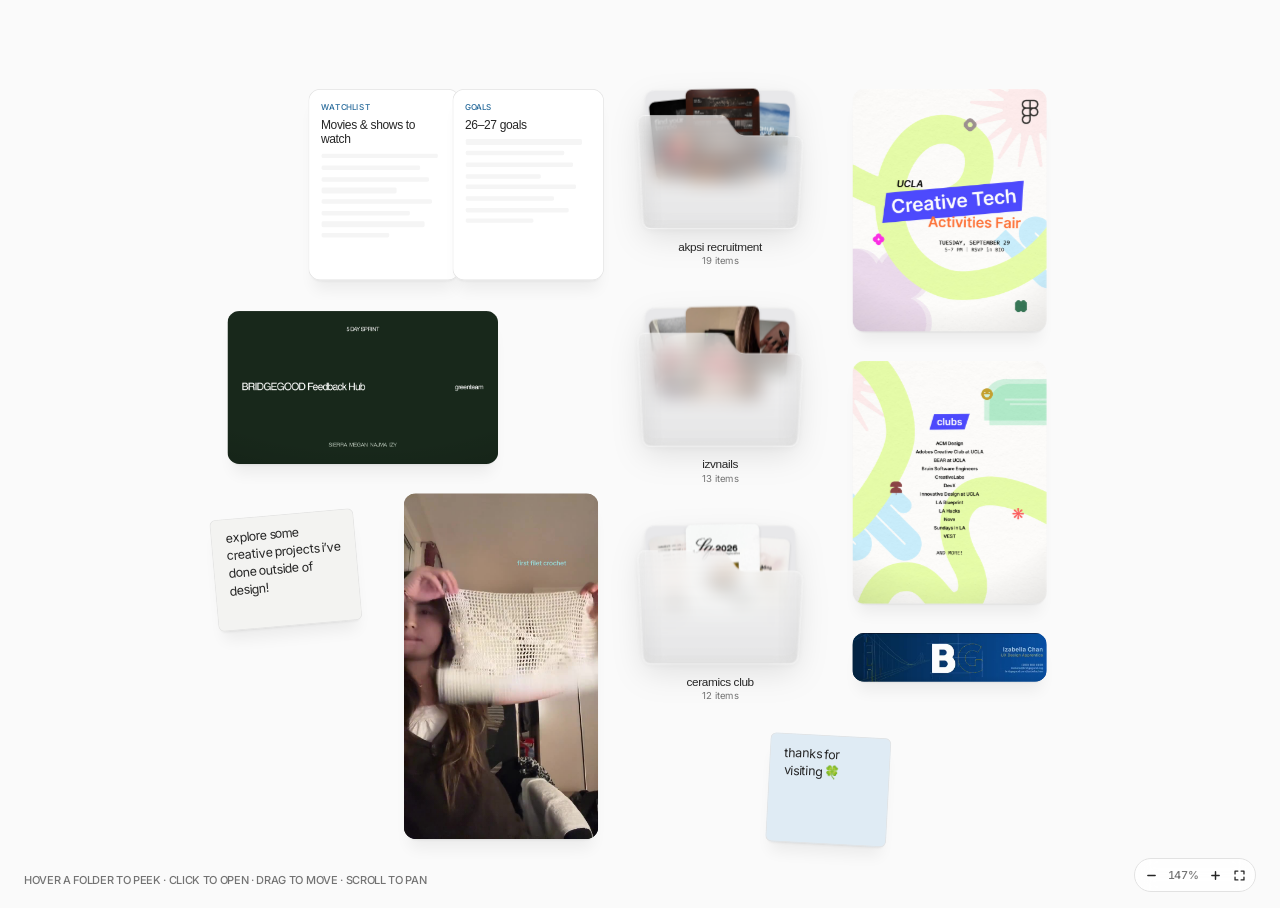
<file: playground/index.html>
<!doctype html>
<html lang="en">
<head>
<script>if (new URLSearchParams(location.search).has('embed')) document.documentElement.classList.add('embed');</script>
<meta charset="utf-8">
<meta name="viewport" content="width=device-width, initial-scale=1">
<title>izabella chan</title>
<meta name="claude:viewport-fit-sides" content="cover">
<link rel="preconnect" href="https://fonts.googleapis.com">
<link rel="preconnect" href="https://fonts.gstatic.com" crossorigin>
<link rel="stylesheet" href="https://fonts.googleapis.com/css2?family=Inter:wght@400;500;700&display=swap">
<style>
/* Styled with the izy design system: tokens below mirror izy's tokens.json. */
/* Layout: one full-window app. Layers stack: canvas → folder board → detail / document. Chrome floats on top. */
:root{
  /* izy colour tokens */
  --canvas:#FAFAFA; --surface:#FFFFFF; --surface-sunken:#F5F5F5; --surface-tag:#F3F3F1; --surface-inverse:#343434;
  --line-c:#E2E2E2; --line-strong:#8C8C8C;
  --text-strong:#262626; --text:#656565; --text-muted:#737373; --text-on-inverse:#FFFFFF;
  --accent-c:#6BADDB; --accent-tint-solid:#DFEBF4; --accent-text:#276A9B; --focus:#276A9B;
  /* izy spacing & radius */
  --radius-xs:4px; --radius-sm:8px; --radius-md:12px; --radius-lg:20px; --radius-full:999px;
  /* izy shadows */
  --shadow-sm:0 1px 2px 0 rgba(0,0,0,.25);
  --shadow-float:0 0.6px 0.6px -1.25px rgba(0,0,0,.18),0 2.29px 2.29px -2.5px rgba(0,0,0,.16),0 10px 10px -3.75px rgba(0,0,0,.06);
  /* izy type families */
  --font-display:"Helvetica Neue",Helvetica,Arial,sans-serif;
  --font-text:Inter,system-ui,-apple-system,"Segoe UI",sans-serif;

  /* the page's own names, now pointing at izy tokens */
  --bg:var(--canvas); --board:var(--canvas); --paper:var(--surface); --ink:var(--text-strong); --muted:var(--text-muted); --line:var(--line-c);
  --detail:var(--surface-sunken); --chrome:rgba(255,255,255,.82); --chrome-line:var(--line-c);
  --pill:var(--surface-inverse); --pill-ink:var(--text-on-inverse); --accent:var(--focus);
  --sticky-pink:var(--accent-tint-solid); --sticky-orange:var(--surface-tag); --sticky-ink:var(--text-strong);
  --shadow:var(--shadow-float);
  --shadow-lift:var(--shadow-sm),var(--shadow-float);
  --f-ui:var(--font-text);
  --f-mono:var(--font-text);
  --f-read:var(--font-text);
}
:root{color-scheme:light}

html,body{height:100%}
body{background:var(--bg);color:var(--ink);font-family:var(--f-ui);overflow:hidden;-webkit-font-smoothing:antialiased;letter-spacing:-0.03em}
button{font:inherit;letter-spacing:-0.03em;color:inherit;background:none;border:0;padding:0;cursor:pointer}
:focus-visible{outline:2px solid var(--focus);outline-offset:2px}
#app{position:relative;height:100%;overflow:hidden;user-select:none;-webkit-user-select:none}
.layer{position:absolute;inset:0;transition:opacity .38s cubic-bezier(.22,1,.36,1),transform .5s cubic-bezier(.22,1,.36,1),filter .38s}
.layer.recede{opacity:0;transform:scale(.985);pointer-events:none}
.layer.zoomed{opacity:0;transform:scale(1.06);filter:blur(2px);pointer-events:none}

/* ---------- Chrome ---------- */
.chrome{position:absolute;z-index:60;top:calc(16px + env(safe-area-inset-top,0px));left:max(16px,env(safe-area-inset-left,0px));display:flex;align-items:center;gap:8px;pointer-events:none}
.chrome > *{pointer-events:auto}
.back{width:0;height:32px;border-radius:var(--radius-full);background:var(--chrome);border:.5px solid var(--chrome-line);display:grid;place-items:center;opacity:0;overflow:hidden;transition:width .35s cubic-bezier(.22,1,.36,1),opacity .25s,margin .35s;backdrop-filter:blur(10px);-webkit-backdrop-filter:blur(10px);margin-right:-8px}
.back.on{width:32px;opacity:1;margin-right:0}
.back svg{width:14px;height:14px;flex:none}
.crumbs{height:32px;display:flex;align-items:center;gap:8px;padding:0 12px;border-radius:var(--radius-full);background:var(--chrome);border:.5px solid var(--chrome-line);backdrop-filter:blur(10px);-webkit-backdrop-filter:blur(10px);font:500 12px/1.3 var(--font-text);letter-spacing:-0.03em;color:var(--muted);white-space:nowrap;max-width:calc(100vw - 120px);overflow:hidden}
.crumbs[hidden]{display:none}
.crumbs b{color:var(--ink);font-weight:500}
.crumbs .crumb{letter-spacing:-0.03em;color:var(--muted);padding:2px 4px;margin:0 -4px;border-radius:var(--radius-full);cursor:pointer}
.crumbs .crumb:hover{color:var(--ink);background:var(--surface-sunken)}
.crumbs i{font-style:normal;opacity:.5}
.tag{position:absolute;z-index:60;top:calc(16px + env(safe-area-inset-top,0px));right:max(16px,env(safe-area-inset-right,0px));height:24px;padding:0 12px;display:flex;align-items:center;border-radius:var(--radius-full);background:var(--chrome);border:.5px solid var(--chrome-line);font:500 11px/1.2 var(--font-text);letter-spacing:-0.03em;text-transform:uppercase;color:var(--accent-text);transition:opacity .3s,transform .4s cubic-bezier(.22,1,.36,1)}
.tag.off{opacity:0;transform:translateY(-6px)}
.tag{display:none}

/* ---------- Canvas ---------- */
#canvas{z-index:1;cursor:default;touch-action:none;background:var(--bg)}
#canvas.panning{cursor:grabbing}
#world{position:absolute;left:0;top:0;transform-origin:0 0}
.item{position:absolute;cursor:pointer;transition:opacity .3s,filter .3s}
.item > .body{width:100%;height:100%;transition:transform .35s cubic-bezier(.22,1,.36,1),box-shadow .35s}
.item:hover > .body{transform:translateY(-2px)}
.item.dim{opacity:.28;filter:saturate(.4)}
.item.dragging{z-index:20;cursor:grabbing}
.item.dragging > .body{transform:scale(1.04);box-shadow:var(--shadow-lift)}

.sticky .body{padding:8px 10px;font:400 8.5px/1.4 var(--font-text);color:var(--sticky-ink);box-shadow:var(--shadow), inset 0 0 0 .5px var(--line);border-radius:var(--radius-xs);outline:none;overflow:hidden;letter-spacing:-0.03em}
.sticky.pink .body{background:var(--sticky-pink)}
.sticky.orange .body{background:var(--sticky-orange)}
.sticky .body[contenteditable="true"]{cursor:text;user-select:text;-webkit-user-select:text;box-shadow:0 0 0 2px var(--focus),var(--shadow)}

.doccard{background:var(--paper);border-radius:var(--radius-sm);box-shadow:var(--shadow), inset 0 0 0 .5px var(--line);padding:.9em .85em;display:flex;flex-direction:column;gap:.45em;overflow:hidden}
.doccard .k{font:500 .55em/1.2 var(--font-text);letter-spacing:-0.03em;text-transform:uppercase;color:var(--accent-text)}
.doccard .t{font:400 .82em/1.2 var(--font-display);letter-spacing:-.02em;color:var(--text-strong)}
.doccard .ln{height:.32em;border-radius:1px;background:var(--surface-sunken)}
.item.doc{font-size:10px}

.artbox{position:relative;overflow:hidden;border-radius:var(--radius-sm);box-shadow:var(--shadow)}
.artbox::after{content:"";position:absolute;inset:0;background:radial-gradient(120% 90% at 50% 40%,transparent 55%,rgba(0,0,0,.18));pointer-events:none}
.artbox .fn{position:absolute;left:6px;bottom:5px;z-index:1;font:500 8px/1 var(--font-text);color:rgba(255,255,255,.9);letter-spacing:-0.03em;opacity:0;transition:opacity .25s;text-shadow:0 1px 2px rgba(0,0,0,.4)}
.artbox:hover .fn{opacity:1}
.artbox video{position:absolute;inset:0;width:100%;height:100%;object-fit:cover;display:block}
.d-img video{z-index:2}
.artbox.ph::after{display:none}
.artbox.ph{box-shadow:var(--shadow), inset 0 0 0 .5px var(--line)}
.artbox.ph .fn{opacity:1;color:var(--text-muted);text-shadow:none;font-size:11px;left:12px;bottom:10px}

/* Folder = the reference glass folder, in light grey: back panel, three papers, frosted front with a tab on the left; name underneath */
.folder{--folder-back:#E8E8EA;--folder-glass:rgba(247,247,248,.55)}
.folder .body{position:relative}
.folder .f-icon{position:absolute;left:0;top:0;width:112px;height:95px;filter:drop-shadow(0 8px 10px rgba(0,0,0,.10)) drop-shadow(0 1px 2px rgba(0,0,0,.06))}
.folder .f-back{position:absolute;left:5px;width:102px;top:1px;height:88px;border-radius:6px;background:var(--folder-back)}
.folder .f-paper{position:absolute;border-radius:4px;transition:transform .45s cubic-bezier(.34,1.4,.64,1),translate .45s cubic-bezier(.34,1.4,.64,1)}
.folder .f-sheet{background:#fff linear-gradient(#DADADA,#DADADA) 7px 9px/62% 4px no-repeat;box-shadow:0 1px 2px rgba(0,0,0,.06)}
.folder .f-sheet::after{content:"";position:absolute;left:7px;right:9px;top:20px;height:26px;background:repeating-linear-gradient(#E4E4E4 0 2px,transparent 2px 6px)}
.folder .s1{left:10px;top:7px;width:42px;height:68px;transform:rotate(-6deg)}
.folder .s2{left:33px;top:0;width:50px;height:74px;transform:rotate(-1deg)}
.folder .s3{left:64px;top:9px;width:38px;height:66px;transform:rotate(4deg)}
.folder .f-photo{box-shadow:0 1px 2px rgba(0,0,0,.12)}
.folder .f-front{position:absolute;left:0;top:18px;width:112px;height:77px;background:linear-gradient(90deg,rgba(0,0,0,.04),transparent 16%,transparent 84%,rgba(0,0,0,.04)),linear-gradient(180deg,rgba(255,255,255,.28),transparent 35%,rgba(0,0,0,.05)),var(--folder-glass);-webkit-backdrop-filter:blur(6px);backdrop-filter:blur(6px);clip-path:path('M5 0H55C59 0 61 2 63 6L66 10C68 13 70 14 74 14H106Q112 14 112 20L109 71Q108.6 77 103 77H9Q3.6 77 3.3 71L0 6Q0 0 5 0Z')}
.folder .f-edge{position:absolute;left:0;top:18px;width:112px;height:77px;pointer-events:none;overflow:visible}
.folder .f-name{position:absolute;left:-8px;right:-8px;top:103px;text-align:center;font:500 8px/1.25 var(--font-text);letter-spacing:-0.03em;color:var(--text-strong)}
.folder .f-sub{display:block;font-weight:400;font-size:6.5px;color:var(--text-muted)}
.folder:hover .f-paper,.folder.open .f-paper{translate:0 -5px}
.folder:hover .s2,.folder.open .s2{translate:0 -8px}
/* front flap tips forward from its bottom edge */
.folder .f-front,.folder .f-edge{transform-origin:50% 100%;transform:perspective(220px) rotateX(0deg);transition:transform .45s cubic-bezier(.34,1.3,.64,1)}
.folder:hover .f-front,.folder:hover .f-edge,.folder.open .f-front,.folder.open .f-edge{transform:perspective(220px) rotateX(-16deg)}

#fan{position:absolute;left:0;top:0;pointer-events:none}
.fan-item{position:absolute;pointer-events:auto;cursor:pointer}
.fan-item.doc{font-size:7.5px}
.notecard{background:var(--paper);border-radius:var(--radius-sm);box-shadow:var(--shadow), inset 0 0 0 .5px var(--line);padding:.7em .75em;font:400 .72em/1.4 var(--font-text);color:var(--text);display:flex;gap:.5em;overflow:hidden;letter-spacing:-0.03em}
.notecard::before{content:"";flex:none;width:.5em;height:.5em;border-radius:50%;background:var(--accent-c);margin-top:.3em}
.fan-item.note{font-size:9px}

.ctl{position:absolute;z-index:5;right:max(16px,env(safe-area-inset-right,0px));bottom:calc(16px + env(safe-area-inset-bottom,0px));display:flex;gap:8px;transition:opacity .3s,transform .4s cubic-bezier(.22,1,.36,1)}
.ctl.off{opacity:0;transform:translateY(10px);pointer-events:none}
.ctl .grp{display:flex;align-items:center;height:32px;border-radius:var(--radius-full);background:var(--chrome);border:.5px solid var(--chrome-line);backdrop-filter:blur(10px);-webkit-backdrop-filter:blur(10px);padding:0 4px}
.ctl button{height:24px;min-width:24px;border-radius:var(--radius-full);display:grid;place-items:center;font-size:12px;color:var(--ink)}
.ctl button:hover{background:var(--surface-sunken)}
.ctl .pct{font:500 11px/1 var(--font-text);font-variant-numeric:tabular-nums;min-width:40px;text-align:center;color:var(--muted);letter-spacing:-0.03em}
.ctl svg{width:13px;height:13px}
.hint{position:absolute;z-index:5;left:max(16px,env(safe-area-inset-left,0px));bottom:calc(20px + env(safe-area-inset-bottom,0px));font:500 11px/1.4 var(--font-text);color:var(--text-muted);letter-spacing:-0.03em;text-transform:uppercase;transition:opacity .3s;max-width:calc(100% - 200px)}
.hint.off{opacity:0}
#bfName{font-family:var(--font-text);color:var(--accent-text);visibility:hidden;letter-spacing:-0.03em}

/* ---------- Board ---------- */
#board{z-index:2;background:transparent}
#board.solid{background:var(--board)}
.board-scroll{position:absolute;inset:0;overflow-y:auto;overflow-x:hidden;padding:64px max(16px,env(safe-area-inset-right,0px)) 72px max(16px,env(safe-area-inset-left,0px))}
.board-grid{max-width:1060px;margin:0 auto;columns:150px;column-gap:16px}
.tile{break-inside:avoid;margin-bottom:16px;cursor:pointer;transform-origin:0 0}
.board-grid.pinned{columns:auto;display:flex;gap:16px;align-items:flex-start}
.bcol{flex:1 1 0;min-width:0}
.tile.img .artbox{width:100%;border-radius:var(--radius-md);transition:transform .35s cubic-bezier(.22,1,.36,1),box-shadow .35s}
.tile.img:hover .artbox{transform:translateY(-3px);box-shadow:var(--shadow-lift)}
.tile.doc .doccard{font-size:14px;aspect-ratio:3/4;border-radius:var(--radius-md);transition:transform .35s cubic-bezier(.22,1,.36,1),box-shadow .35s}
.tile.doc:hover .doccard{transform:translateY(-3px);box-shadow:var(--shadow-lift)}
.tile.note{font-size:15px;cursor:default}
.board-foot{position:absolute;left:0;right:0;bottom:0;display:flex;justify-content:space-between;gap:12px;padding:0 max(16px,env(safe-area-inset-right,0px)) calc(16px + env(safe-area-inset-bottom,0px)) max(16px,env(safe-area-inset-left,0px));font:500 11px/1.2 var(--font-text);letter-spacing:-0.03em;text-transform:uppercase;color:var(--muted);pointer-events:none}

/* ---------- Detail ---------- */
#detail,#doc{z-index:3}
#detail .bg{position:absolute;inset:0;background:var(--detail)}
.d-wrap{position:absolute;inset:0;overflow:auto;display:flex;justify-content:center;padding:80px max(16px,env(safe-area-inset-right,0px)) 120px max(16px,env(safe-area-inset-left,0px))}
.d-grid{display:grid;grid-template-columns:28px auto 200px;column-gap:32px;row-gap:24px;align-items:start;margin:auto 0}
.d-sw{grid-column:1;grid-row:1;display:flex;flex-direction:column;gap:12px;padding-top:2px}
.sw{width:24px;height:24px;border-radius:50%;box-shadow:inset 0 0 0 1px rgba(0,0,0,.08);transition:transform .25s cubic-bezier(.34,1.5,.64,1)}
.sw:hover{transform:scale(1.18)}
.d-img{grid-column:2;grid-row:1;border-radius:var(--radius-md);transition:transform .45s cubic-bezier(.22,1,.36,1);cursor:zoom-in}
.d-img.zoom{transform:scale(1.35);cursor:zoom-out;z-index:2}
.d-meta{grid-column:3;grid-row:1;display:flex;flex-direction:column;gap:12px;padding-top:2px}
.d-meta .l{font:500 11px/1.2 var(--font-text);letter-spacing:-0.03em;text-transform:uppercase;color:var(--accent-text);margin-bottom:4px}
.d-meta .v{font:400 12px/1.2 var(--font-text);font-variant-numeric:tabular-nums;color:var(--text);letter-spacing:-0.03em}
.d-text{grid-column:2;grid-row:2;font:400 16px/1.5 var(--font-display);color:var(--text);text-wrap:pretty}
.d-bar{position:absolute;left:50%;bottom:calc(24px + env(safe-area-inset-bottom,0px));transform:translateX(-50%);display:flex;gap:4px;padding:4px;border-radius:var(--radius-lg);background:var(--pill);color:var(--pill-ink);box-shadow:var(--shadow-sm),var(--shadow-float)}
.d-bar button{width:36px;height:32px;border-radius:var(--radius-full);display:grid;place-items:center}
.d-bar button:hover{background:rgba(255,255,255,.12)}
.d-bar button.on{background:rgba(255,255,255,.18)}
.d-bar svg{width:15px;height:15px}

/* ---------- Document ---------- */
#doc .sheet-bg{position:absolute;inset:0;background:var(--paper)}
.doc-scroll{position:absolute;inset:0;overflow-y:auto;padding:80px max(24px,env(safe-area-inset-right,0px)) 80px max(24px,env(safe-area-inset-left,0px));user-select:text;-webkit-user-select:text}
.doc-inner{max-width:560px;margin:0 auto}
.doc-inner.wide{max-width:960px}
.doc-slide{display:block;width:100%;height:auto;margin:0 0 16px;border-radius:var(--radius-sm);box-shadow:inset 0 0 0 .5px var(--line)}
.doc-inner h1{font:400 clamp(26px,3.5vw,32px)/1.2 var(--font-display);letter-spacing:-.04em;color:var(--text-strong);margin:0 0 12px;text-wrap:balance}
.doc-inner .intro{font:400 16px/1.5 var(--font-display);color:var(--text);max-width:62ch;margin:0 0 32px}
.doc-inner h3{font:400 20px/1.3 var(--font-display);letter-spacing:-.02em;color:var(--text-strong);margin:32px 0 12px}
.doc-inner p{font:400 14px/1.5 var(--font-text);color:var(--text);margin:0 0 12px;max-width:62ch;letter-spacing:-0.03em}
.checks{list-style:none;margin:0;padding:0;display:flex;flex-direction:column;gap:4px}
.checks li{display:flex;align-items:center;gap:12px;font:400 14px/1.5 var(--font-text);color:var(--text);cursor:default;padding:2px 0;letter-spacing:-0.03em}
.cb{flex:none;width:16px;height:16px;border-radius:var(--radius-xs);border:.75px solid var(--line-strong);display:grid;place-items:center;transition:background .2s,border-color .2s}
.cb svg{width:10px;height:10px;stroke:var(--paper);stroke-dasharray:14;stroke-dashoffset:14;transition:stroke-dashoffset .28s .05s cubic-bezier(.22,1,.36,1)}
.checks li.done .cb{background:var(--accent-text);border-color:var(--accent-text)}
.checks li.done .cb svg{stroke-dashoffset:0}
.checks .tx{background:linear-gradient(currentColor,currentColor) 0 55%/0 1px no-repeat;transition:background-size .3s cubic-bezier(.22,1,.36,1),color .3s}
.checks li.done .tx{background-size:100% 1px;color:var(--muted)}
.amt{display:flex;justify-content:space-between;gap:16px;font:400 14px/1.5 var(--font-text);color:var(--text);padding:4px 0;border-bottom:.5px solid var(--line);letter-spacing:-0.03em}
.amt span:last-child{font:500 14px/1.5 var(--font-text);font-variant-numeric:tabular-nums;color:var(--text-strong);letter-spacing:-0.03em}
.doc-meta{font:500 11px/1.2 var(--font-text);letter-spacing:-0.03em;text-transform:uppercase;color:var(--accent-text);margin-bottom:16px}

.fly{position:fixed;z-index:50;pointer-events:none;border-radius:var(--radius-sm);overflow:hidden}
.toast{position:absolute;z-index:70;left:50%;bottom:calc(80px + env(safe-area-inset-bottom,0px));transform:translate(-50%,10px);background:var(--pill);color:var(--pill-ink);font:500 12px/1.3 var(--font-text);letter-spacing:-0.03em;padding:8px 12px;border-radius:var(--radius-full);opacity:0;transition:opacity .25s,transform .35s cubic-bezier(.22,1,.36,1);pointer-events:none;white-space:nowrap}
.toast.on{opacity:1;transform:translate(-50%,0)}


/* ---------- Update log: dot log ---------- */
.dl-page{max-width:640px;margin:0 auto;text-align:left}
.dl{background:var(--surface);border-radius:var(--radius-lg);box-shadow:inset 0 0 0 .5px var(--line);padding:24px 28px;margin-top:16px;max-width:640px;display:grid;grid-template-columns:auto minmax(220px,1fr);gap:32px;align-items:stretch}
.dl-eyebrow{font:500 12px/1.2 var(--font-text);letter-spacing:-0.03em;text-transform:uppercase;color:var(--text-strong)}
.dl-big{display:flex;align-items:baseline;gap:8px;margin:6px 0 20px}
.dl-big b{font:500 60px/0.95 var(--font-display);letter-spacing:-.05em;color:var(--text-strong)}
.dl-big span{font:400 16px/1 var(--font-display);letter-spacing:-.03em;color:var(--text)}
.dl-grid{display:flex;flex-direction:column;gap:16px}
.dl-month{display:grid;grid-template-columns:40px 1fr;align-items:start}
.dl-label{font:500 13px/13px var(--font-display);letter-spacing:-.01em;text-transform:uppercase;color:var(--text-muted)}
.dl-month.cur .dl-label{color:var(--text-strong)}
.dl-dots{display:grid;grid-template-columns:repeat(14,13px);gap:6px 6px}
.dl-dot{width:9px;height:9px;margin:2px;border-radius:50%;background:#D9D9D9;display:block;padding:0;border:0}
.dl-dot.future{background:transparent;box-shadow:inset 0 0 0 1px #C8C8C8}
.dl-dot.on-day{background:var(--accent-c);cursor:pointer;transition:transform .15s,box-shadow .15s}
.dl-dot.on-day:hover{transform:scale(1.25)}
.dl-dot.on-day.on{background:var(--accent-text);box-shadow:0 0 0 2px var(--accent-tint-solid)}
.dl-dot:focus-visible{outline:2px solid var(--accent-text);outline-offset:2px}
.dl-detail{padding-left:32px;border-left:.5px solid var(--line);align-self:stretch;display:flex;flex-direction:column;justify-content:center}
.dl-d-top{display:flex;align-items:center;gap:8px;margin-bottom:8px}
.dl-d-date{font:500 11px/1.2 var(--font-text);letter-spacing:-0.03em;text-transform:uppercase;color:var(--text-muted)}
.dl-d-tag{font:500 11px/1 var(--font-text);color:var(--accent-text);background:var(--accent-tint-solid);border-radius:var(--radius-xs);padding:4px 6px;letter-spacing:-0.03em}
.dl-d-title{font:400 20px/1.3 var(--font-display);letter-spacing:-.03em;color:var(--text-strong)}
.dl-d-list{margin:8px 0 0 !important;padding:0 0 0 18px !important;display:flex;flex-direction:column;gap:8px}
.dl-d-list li{font:400 16px/1.4 var(--font-display);letter-spacing:-.02em;color:var(--text-strong);padding-left:2px}
.dl-d-list li::marker{color:var(--accent-c)}
.dl-d-note{margin:6px 0 0 !important;font:400 14px/1.5 var(--font-text) !important;color:var(--text) !important;letter-spacing:-0.03em}
.log-sample{margin-top:16px !important;font:400 12px/1.4 var(--font-text) !important;color:var(--muted) !important;letter-spacing:-0.03em}
@media (max-width:820px){.dl{grid-template-columns:1fr}.dl-detail{padding:20px 0 0;border-left:0;border-top:.5px solid var(--line)}}
@media (max-width:560px){.dl{padding:20px}.dl-big b{font-size:52px}}
@media (max-width:720px){
  .d-grid{grid-template-columns:auto;justify-items:center;row-gap:16px}
  .d-img{grid-column:1;grid-row:1}
  .d-sw{grid-column:1;grid-row:2;flex-direction:row}
  .d-text{grid-column:1;grid-row:3}
  .d-meta{grid-column:1;grid-row:4;display:grid;grid-template-columns:1fr 1fr;width:100%;gap:16px}
  .hint{display:none}
}
/* titles: Helvetica at -3% letter spacing. Everything else (body, labels, notes, UI) stays Inter */
.doccard .t,.doc-inner h1,.doc-inner h3,.folder .f-name{font-family:var(--font-display);letter-spacing:-.03em}
.folder .f-sub{font-family:var(--font-text);letter-spacing:-0.03em}
.doc-inner .intro,.d-text{font-family:var(--font-text);letter-spacing:-0.03em}
@media (prefers-reduced-motion:reduce){*{transition-duration:.01ms!important}}
/* Embedded in the site's Play page (play.html loads this with ?embed): white to match the panel */
html.embed{--bg:#FFFFFF;--board:#FFFFFF}
</style>
<style>
/* Cursor: gray dot (--text #656565 at 30% opacity) */
html,html *{cursor:url("data:image/svg+xml,%3Csvg xmlns=%27http://www.w3.org/2000/svg%27 width=%2712%27 height=%2712%27%3E%3Ccircle cx=%276%27 cy=%276%27 r=%276%27 fill=%27%23656565%27 fill-opacity=%27.3%27/%3E%3C/svg%3E") 6 6,auto !important}
</style>

<div id="app">
  <div class="chrome">
    <button class="back" id="back" aria-label="Back"><svg viewBox="0 0 16 16" fill="none" stroke="currentColor" stroke-width="1.8" stroke-linecap="round" stroke-linejoin="round"><path d="M10 3 5 8l5 5"/></svg></button>
    <div class="crumbs" id="crumbs"></div>
  </div>
  <div class="tag off" id="tag"></div>

  <main id="canvas" class="layer"><div id="world"><div id="fan"></div></div></main>
  <div class="hint" id="hint">Hover a folder to peek · click to open · drag to move · scroll to pan</div>
  <div class="ctl" id="ctl">
    <div class="grp">
      <button id="zout" aria-label="Zoom out"><svg viewBox="0 0 16 16" fill="none" stroke="currentColor" stroke-width="1.8" stroke-linecap="round"><path d="M3.5 8h9"/></svg></button>
      <span class="pct" id="pct">100%</span>
      <button id="zin" aria-label="Zoom in"><svg viewBox="0 0 16 16" fill="none" stroke="currentColor" stroke-width="1.8" stroke-linecap="round"><path d="M3.5 8h9M8 3.5v9"/></svg></button>
      <button id="fit" aria-label="Fit to screen"><svg viewBox="0 0 16 16" fill="none" stroke="currentColor" stroke-width="1.6" stroke-linecap="round" stroke-linejoin="round"><path d="M2.5 6V2.5H6M10 2.5h3.5V6M13.5 10v3.5H10M6 13.5H2.5V10"/></svg></button>
    </div>
  </div>

  <section id="board" class="layer" hidden>
    <div class="board-scroll" id="boardScroll"><div class="board-grid" id="boardGrid"></div></div>
    <div class="board-foot"><span id="bfName"></span><span id="bfCount"></span></div>
  </section>

  <section id="detail" class="layer" hidden>
    <div class="bg" id="dBg"></div>
    <div class="d-wrap">
      <div class="d-grid">
        <div class="d-sw" id="dSw"></div>
        <div class="d-img artbox" id="dImg"></div>
        <div class="d-meta" id="dMeta"></div>
        <div class="d-text" id="dText"></div>
      </div>
    </div>
    <div class="d-bar" id="dBar">
      <button id="bZoom" aria-label="Zoom image" title="Zoom"><svg viewBox="0 0 16 16" fill="none" stroke="currentColor" stroke-width="1.6" stroke-linecap="round"><circle cx="7" cy="7" r="4.2"/><path d="m10.2 10.2 3.3 3.3M7 5v4M5 7h4"/></svg></button>
      <button id="bPrev" aria-label="Previous slide" title="Previous slide" hidden><svg viewBox="0 0 16 16" fill="none" stroke="currentColor" stroke-width="1.6" stroke-linecap="round" stroke-linejoin="round"><path d="M10 3 5 8l5 5"/></svg></button>
      <button id="bNext" aria-label="Next slide" title="Next slide" hidden><svg viewBox="0 0 16 16" fill="none" stroke="currentColor" stroke-width="1.6" stroke-linecap="round" stroke-linejoin="round"><path d="m6 3 5 5-5 5"/></svg></button>
      <button id="bInfo" class="on" aria-label="Toggle details" title="Details"><svg viewBox="0 0 16 16" fill="none" stroke="currentColor" stroke-width="1.6" stroke-linecap="round"><circle cx="8" cy="8" r="5.8"/><path d="M8 7.3v3.6M8 5.1v.1"/></svg></button>
    </div>
  </section>

  <section id="doc" class="layer" hidden>
    <div class="sheet-bg" id="docBg"></div>
    <div class="doc-scroll" id="docScroll"><div class="doc-inner" id="docInner"></div></div>
  </section>

  <div class="toast" id="toast"></div>
</div>

<script>
(() => {
const $ = id => document.getElementById(id);
const RM = matchMedia('(prefers-reduced-motion: reduce)').matches;
const T = ms => RM ? 1 : ms;
const EASE = 'cubic-bezier(.22,1,.36,1)';
const SPRING = 'cubic-bezier(.34,1.42,.64,1)';
const anim = (el, kf, o = {}) => el.animate(kf, {duration: T(o.d ?? 460), delay: RM ? 0 : (o.delay || 0), easing: o.e || EASE, fill: 'both'});
const el = (tag, cls, html) => { const e = document.createElement(tag); if (cls) e.className = cls; if (html != null) e.innerHTML = html; return e; };
const app = $('app'), canvas = $('canvas'), world = $('world'), fanEl = $('fan');

/* ---------------- Data (placeholder art, no photos) ---------------- */
const P = {
  terracotta:['#E8684A','#9C3F2B','#5A3A2E','#2B2220'], oak:['#C98A4F','#7A4B2A','#3E5A4A','#1F2622'],
  pergola:['#EDE6DA','#B9A58C','#6B5A4A','#2A2522'], slate:['#B8BCBF','#7D8287','#3B3F44','#151719'],
  walnut:['#6E3B2A','#3A201A','#C9B8A6','#1A1210'], stair:['#DAD9D5','#9A9A96','#575754','#232323'],
  brass:['#C9A35B','#8A6A35','#E9E1D2','#2E2A24'], sage:['#A9B7A0','#6C7D66','#E4E2D8','#2F362C'],
  clay:['#D9A07A','#A86B4B','#F0E3D3','#4A2E22'], ink:['#2E3440','#4C566A','#D8DEE9','#0F1115']
};
function art(p, v){
  const [a,b,c,d] = p;
  switch (v % 5){
    case 0: return `radial-gradient(55% 40% at 50% 64%, ${b} 0 97%, transparent 100%), linear-gradient(180deg, ${a} 0 56%, ${c} 56% 100%)`;
    case 1: return `linear-gradient(90deg, ${d} 0 16%, transparent 16% 84%, ${d} 84%), linear-gradient(180deg, ${a} 0 42%, ${b} 42% 72%, ${c} 72%)`;
    case 2: return `repeating-linear-gradient(118deg, transparent 0 16px, ${b}cc 16px 24px), linear-gradient(200deg, ${a}, ${c})`;
    case 3: return `radial-gradient(circle at 70% 30%, ${a} 0 17%, transparent 18%), linear-gradient(160deg, ${b} 0 52%, ${c} 52% 100%)`;
    default: return `linear-gradient(180deg, ${a} 0 30%, transparent 30%), conic-gradient(from 210deg at 32% 72%, ${b}, ${c}, ${d}, ${b})`;
  }
}
const RATIOS = [[3,4],[4,5],[2,3],[1,1],[3,4],[4,3]];
const CAPTIONS = [
  'Morning light through the pergola slats. Keep the floor tone warm and pair it with the clay tiles from the kitchen board.',
  'The chair proportions are right: low back, round seat. Look for something similar in oiled oak rather than lacquer.',
  'This wall colour reads grey in the photo but is closer to a warm stone in person. Sample before ordering.',
  'Dark timber against a pale wall. Good reference for the hallway bench and the coat hooks above it.',
  'Terracotta with a white geometric border. Use only on the splashback so the floor stays quiet.',
  'A single matte-black sconce on a plain wall. Fewer fittings, better placed.'
];
const NOTES = ['Ask Marta about tile lead time','Warmer bulbs, 2700K','Alcove is 86 cm wide','Oak or walnut?','Return the grey rug','Check door clearance for sofa','Linen, not velvet','Order samples Friday'];

const DOCS = {
  need: {title:'Things I need', kind:'Checklist', intro:'Everything still to buy or source before move-in. Tick items off as they arrive.',
    sections:[
      {h:'Living room', checks:['Sofa / sectional','Accent chairs','Coffee table','Side tables','Media console','Area rug','Floor lamp','Table lamps','Shelving or bookcase','Wall art','Throw pillows','Curtains','Plant stands'], done:[0,5]},
      {h:'Dining room', checks:['Dining table','Dining chairs','Sideboard','Pendant light','Table linen'], done:[3]},
      {h:'Kitchen', checks:['Bar stools','Cabinet hardware','Open shelving brackets','Runner rug','Fruit bowl','Pendant over island'], done:[]}
    ]},
  watch: {title:'Movies & shows to watch', kind:'Watchlist', intro:'',
    sections:[{h:'', checks:['the bear','fleabag','hunger games: sunrise on the reaping','you can see everything','friends'], done:[]}]},
  paint: {title:'Paint & finishes', kind:'Spec', intro:'Shortlist for each room. Samples go on the north wall and get checked at 9 am and 5 pm.',
    sections:[
      {h:'Walls', checks:['Living room: warm limewash, three samples','Kitchen: off-white eggshell','Hallway: stone, one shade darker'], done:[0]},
      {h:'Joinery', checks:['Oiled oak, no stain','Black steel handles'], done:[]}
    ]},
  trades: {title:'Contractors', kind:'Tracker', intro:'Who is doing what, and what each of them is waiting on from us.',
    sections:[
      {h:'This week', checks:['Electrician: confirm pendant positions','Tiler: lead time on terracotta','Joiner: quote for window seat','Plasterer: book second visit'], done:[1]}
    ]},
  budget: {title:'Budget', kind:'Sheet', intro:'Working numbers. Contingency stays at 10% until the floors are done.',
    sections:[{h:'By area', amounts:[['Furniture','$8,400'],['Lighting','$2,150'],['Tiles & stone','$3,900'],['Paint & finishes','$1,120'],['Joinery','$6,700'],['Contingency','$2,230']]}]},
  akpsi: {title:'DOMs To-Dos', kind:'Checklist', intro:'Make sure to complete all tasks and stay on top of it. Feel free to ask previous DOMs for help.',
    sections:[
      {h:'Before Winter Qtr/Summer', checks:['Take headshots for new class','Update headshots on website','Post crossing of new class on Insta','Split new class into committees','Rush presentation with new class','Set up rush points spreadsheet'], done:[0,1,2,3,4,5]},
      {h:'During Winter Qtr/Summer', checks:['Theme','Budget','Plan out posting schedule','Email sponsorships','Start making graphics for everything','Brainstorm t-shirt ideas'], done:[0,1,2,3,4,5]},
      {h:'One Month Before Fall/Spring', checks:['Book rooms (Info, Social, Pro, Coffee)','Order shirts','Order flyers'], done:[0,1,2]},
      {h:'Two Weeks Before Fall/Spring', checks:['Order rush supplies (ESP FOR EAF)','Finish rush presentations'], done:[0,1]},
      {h:'3 Days Before Final Interviews', checks:['Book YRL Rooms'], done:[0]}
    ]},
  ceramicsEmails: {title:'Email Schedule', kind:'Checklist', intro:'',
    sections:[{h:'', checks:['FQ 2026 HB1 Reminder','FQ 2026 HB1 Day Of','FQ 2026 HB1 Recap','FQ 2026 HB2 Reminder','FQ 2026 HB2 Day Of','FQ 2026 HB2 Recap','FQ 2026 GW1 Reminder','FQ 2026 GW1 Day Of','FQ 2026 GW1 Recap','FQ 2026 GW2 Reminder','FQ 2026 GW2 Day Of','FQ 2026 GW2 Recap','FQ 2026 Collection Reminder','FQ 2026 Collection Day Of','FQ 2026 Collection Recap'], done:[0,1,2,3,4,5]}]},
  ceramicsTemplates: {title:'Email Templates', kind:'Templates', intro:'', sections:[{"h": "Reminder", "p": ["Hello Fall Quarter 2026 member,", "This is a reminder that our second and last handbuilding workshop of fall quarter is this Wednesday, October 14, from 3:30 pm - 5:30 pm in Kerckhoff Stateroom!", "Directions can be found in our Instagram highlights and will be posted on our story the day of.", "When you come in please check in with one of our secretaries, find a seat, drop off your stuff, and come back up for your clay!", "We can't wait to see you again!"]}, {"h": "Day Of", "p": ["Hello Fall Quarter 2026 member,", "The day is upon us! Today is our Handbuilding 2 Workshop in Kerckhoff Stateroom from 3:30 pm - 5:30 pm!", "Directions on how to get to Kerckhoff Stateroom (KSR) are on our Instagram under highlights and will be posted to our Instagram story day of.", "When you arrive, please check in with one of our secretaries, find a seat, drop off your stuff, and come back up for your clay!", "We can't wait to see you!"]}, {"h": "Recap", "p": ["Hello Fall Quarter 2026 member,", "Thank you so much for coming to our last handbuilding workshop of the fall quarter! We hope you had an awesome time creating your ceramic pieces!", "Our next glaze workshop will be on Wednesday, November 4, from 3:30 pm - 5:30 pm in Kerckhoff Stateroom.", "We can't wait to see you again!"]}]},
  feedbackHub: {title:'BRIDGEGOOD Feedback Hub', kind:'Presentation', intro:'', wide:true, sections:[{h:'', slides:['feedbackhub/slide-01.jpg','feedbackhub/slide-02.jpg','feedbackhub/slide-03.jpg','feedbackhub/slide-04.jpg','feedbackhub/slide-05.jpg','feedbackhub/slide-06.jpg','feedbackhub/slide-07.jpg','feedbackhub/slide-08.jpg','feedbackhub/slide-09.jpg','feedbackhub/slide-10.jpg','feedbackhub/slide-11.jpg','feedbackhub/slide-12.jpg','feedbackhub/slide-13.jpg','feedbackhub/slide-14.jpg','feedbackhub/slide-15.jpg','feedbackhub/slide-16.jpg','feedbackhub/slide-17.jpg','feedbackhub/slide-18.jpg']}]},
  akpsiVideo: {title:'Video script', kind:'Plan', intro:'', pinCol:1,
    sections:[
      {h:'Shots', p:['behind shot of [drummer] doing work on monitor','guy walking w headphones on','muffled jazz','preparing to go to music school','metronome starts playing','gets into room and sets up','picks up drum sticks','first beat','black screen']}
    ]},
  light: {title:'26–27 goals', kind:'Goals', intro:'',
    sections:[{h:'', checks:['secure a summer 2027 internship in nyc','eat good and gym','meet more people in the design community','beat my beli challenge of 150 new restaurants','reach out to more people first','have more fun'], done:[]}]}
};
let docSeq = 0;
const makeDoc = key => { const d = structuredClone(DOCS[key]); d.id = 'd' + (docSeq++); (d.sections||[]).forEach(s => { if (s.checks) s.state = s.checks.map((_, i) => (s.done||[]).includes(i)); }); return d; };

let imgSeq = 2041;
function makeImages(fid, pals, n, offset){
  return Array.from({length:n}, (_, i) => {
    const [w, h] = RATIOS[(i + offset) % RATIOS.length], pal = P[pals[i % pals.length]];
    const no = imgSeq++, px = 3024;
    return {id:`${fid}-i${i}`, w, h, pal, v:(i + offset) % 5, name:`IMG_${no}`, res: w >= h ? `${px} × ${Math.round(px*h/w)}` : `${Math.round(px*w/h)} × ${px}`,
      size: (2.1 + ((no * 37) % 50) / 10).toFixed(1) + ' MB', date: `${String(3 + (no % 24)).padStart(2,'0')} Aug 2026`,
      profile: i % 2 ? 'Display P3' : 'sRGB IEC61966-2.1', caption: CAPTIONS[(i + offset) % CAPTIONS.length]};
  });
}
/* Real images pulled from izabellachan.design/misc */
const FR = 'https://framerusercontent.com/images/';
const folderDefs = [
  {name:'akpsi recruitment', source:'AKPsi UCLA', docs:['akpsi','akpsiVideo'], notes:['Make t-shirts at Makerspace','Ask photographer for headshots','DOM picture'], photos:[{local:'akpsi/find-your-tempo.jpg', w:1080, h:1350, name:'rush flyer front'}, {local:'akpsi/rush-schedule.jpg', w:1080, h:1350, name:'rush flyer back'}, {local:'akpsi/catch-up.jpg', w:1080, h:1350, name:'catch up with akpsi'}, {local:'akpsi/akpets.jpg', w:1080, h:1350, name:'meet akpets'}, {local:'akpsi/womens-day.jpg', w:1080, h:1350, name:'women’s day'}, {local:'akpsi/social-lawn.jpg', w:1600, h:1212, name:'social night'}, {local:'akpsi/social-snacks.jpg', w:1600, h:1212, name:'social night sponsors'}, {local:'akpsi/social-olipop.jpg', w:1600, h:1212, name:'olipop sponsor'}, {local:'akpsi/craft-table.jpg', w:1600, h:1200, name:'making tshirts'}, {local:'akpsi/event-hall.jpg', w:1200, h:1600, name:'info night'}, {local:'akpsi/name-signs.jpg', w:1200, h:1600, name:'DOMs!'}, {local:'akpsi/walk-poster.jpg', video:'akpsi/walk.mp4', w:720, h:1280, name:'pro night directions video'}, {local:'akpsi/teaser-poster.jpg', video:'akpsi/teaser.mp4', w:1280, h:720, name:'teaser video', pinCol:0}, {local:'akpsi/clip-3585.jpg', video:'akpsi/clip-3585.mp4', w:720, h:406, name:'social night sign-in', pinCol:2, pinAt:0}]},
  {name:'izvnails', source:'izvnails', photos:[{local:'nails/nails-1.jpg', video:'nails/nails-1.mp4', w:720, h:1280, name:'nail set 01'}, {local:'nails/nails-5.jpg', video:'nails/nails-5.mp4', w:576, h:1024, name:'nail set 02'}, {local:'nails/photo-1.jpg', w:1440, h:1440, name:'polka dot ladybug set'}, {local:'nails/photo-2.jpg', w:1440, h:1440, name:'plaid set'}, {local:'nails/nails-2.jpg', video:'nails/nails-2.mp4', w:720, h:1280, name:'nail set 03'}, {local:'nails/photo-3.jpg', w:1200, h:1600, name:'burgundy press-ons'}, {local:'nails/photo-4.jpg', w:1200, h:1600, name:'minimalist set'}, {local:'nails/nails-3.jpg', video:'nails/nails-3.mp4', w:720, h:1280, name:'nail set 04'}, {local:'nails/photo-5.jpg', w:1200, h:1600, name:'pink set'}, {local:'nails/photo-6.jpg', w:1200, h:1600, name:'sage set'}, {local:'nails/nails-4.jpg', video:'nails/nails-4.mp4', w:720, h:1280, name:'izvnails reel'}, {local:'nails/photo-7.jpg', w:1200, h:1600, name:'press-on sampler'}, {local:'nails/photo-8.jpg', w:1200, h:1600, name:'bow press-ons'}]},
  {name:'ceramics club', source:'Ceramics Club', docs:['ceramicsEmails','ceramicsTemplates'], notes:['Coordinate with co-PR for next post', {text:'Incorporate Saint James tea sponsorship in reel', after:'glazing workshop 02 video'}], photos:[{local:'ceramics/spring-timeline.jpg', w:1080, h:1350, name:'spring quarter timeline'}, {local:'ceramics/membership.jpg', w:1080, h:1350, name:'membership registration'}, {local:'ceramics/handbuilding-01.jpg', w:1080, h:1350, name:'handbuilding workshop 01'}, {local:'ceramics/pieces-poster.jpg', video:'ceramics/pieces.mp4', w:720, h:1280, name:'handbuilding workshop 1 video'}, {local:'ceramics/glazing-01.jpg', w:1080, h:1350, name:'glazing workshop 01'}, {local:'ceramics/glazing-02.jpg', w:1080, h:1350, name:'glazing workshop 02'}, {local:'ceramics/clip-2.jpg', video:'ceramics/clip-2.mp4', w:720, h:1170, name:'glazing workshop 02 video'}, {local:'ceramics/collection.jpg', w:1080, h:1350, name:'collection'}]}
];
const realImages = (fid, photos, label) => photos.map((p, i) => ({id:`${fid}-i${i}`, w:p.w, h:p.h, src:p.local || FR + p.file, video:p.video, pinCol:p.pinCol, pinAt:p.pinAt, ph:!p.local, name:p.name, res:`${p.w} × ${p.h}`, source:p.local ? label : 'izabellachan.design/misc'}));
const bgOf = img => img.src ? `url("${img.src}") center / cover no-repeat #F5F5F5` : art(img.pal, img.v);

/* Canvas items (world coordinates) */
const items = [
  {type:'sticky', color:'pink', x:413, y:439, w:62, h:58, r:3, text:'thanks for visiting 🍀'},
  {type:'doc', x:100, y:0, w:86, h:112, doc:makeDoc('watch')},
  {type:'doc', x:198, y:0, w:86, h:112, doc:makeDoc('light')},
  {type:'image', x:45, y:151, w:184, h:104, img:{id:'c-fh', w:1600, h:900, src:'feedbackhub/slide-01.jpg', slides:['feedbackhub/slide-01.jpg','feedbackhub/slide-02.jpg','feedbackhub/slide-03.jpg','feedbackhub/slide-04.jpg','feedbackhub/slide-05.jpg','feedbackhub/slide-06.jpg','feedbackhub/slide-07.jpg','feedbackhub/slide-08.jpg','feedbackhub/slide-09.jpg','feedbackhub/slide-10.jpg','feedbackhub/slide-11.jpg','feedbackhub/slide-12.jpg','feedbackhub/slide-13.jpg','feedbackhub/slide-14.jpg','feedbackhub/slide-15.jpg','feedbackhub/slide-16.jpg','feedbackhub/slide-17.jpg','feedbackhub/slide-18.jpg'], name:'BRIDGEGOOD Feedback Hub', res:'1440 × 810 · 18 slides', source:'Green Team · 5-day sprint', pal:['#18281B','#9F9E96','#E3E4E3','#FFFFFF'], caption:''}},
  {type:'image', x:165, y:275, w:132, h:235, img:{id:'c-i0', w:720, h:1280, src:'canvas/hero.jpg', video:'canvas/hero.mp4', name:'crochet piece', res:'1080 × 1920', source:'Video', pal:['#231A19','#765E53','#A78D7B','#ECDFD1'], caption:''}},
];
folderDefs.forEach((f, i) => {
  const id = 'f' + i;
  items.push({type:'folder', id, name:f.name, x:324, y:i * 148, w:112, h:120, r:0,
    images: realImages(id, f.photos, f.source || f.name), docs: (f.docs || []).map(makeDoc), notes: (f.notes || []).slice()});
});
items.push({type:'sticky', color:'orange', x:35, y:290, w:78, h:60, r:-5, text:'explore some creative projects i’ve done outside of design!'});
/* event graphics placed straight on the playground */
items.push({type:'image', x:470, y:370, w:132, h:33, img:{id:'c-bg-sig', w:720, h:178, src:'canvas/gif.jpg', video:'canvas/gif.mp4', name:'BG email signature', res:'1192 × 294', source:'BRIDGEGOOD', pal:['#00223E','#0D4992','#C08800','#FFFFFF'], caption:''}});
const FIGMA_CAPTION = 'This graphic was created for our very first event we hosted as one of UCLA’s new Figma Campus Leaders.';
items.push({type:'image', x:470, y:0, w:132, h:165, img:{id:'c-fig1', w:1280, h:1600, src:'canvas/figma-event-2.jpg', name:'figma event graphic 1', res:'2160 × 2700', source:'Figma Creative Tech Activities Fair', pal:['#4D4AFD','#F87030','#E4FAA7','#CCF0FE'], caption:FIGMA_CAPTION}});
items.push({type:'image', x:470, y:185, w:132, h:165, img:{id:'c-fig2', w:1280, h:1600, src:'canvas/figma-event-1.jpg', name:'figma event graphic 2', res:'2160 × 2700', source:'Figma Creative Tech Activities Fair', pal:['#4D4AFD','#E4FAA7','#D2F3E0','#FB5E59'], caption:FIGMA_CAPTION}});
items.forEach((it, i) => it.key = 'k' + i);

/* ---------------- Rendering helpers ---------------- */
function docCard(doc){
  const c = el('div', 'doccard');
  c.append(el('div', 'k', doc.kind), el('div', 't', doc.title));
  const ws = [92, 78, 86, 60, 88, 70, 82, 54];
  ws.forEach(w => { const l = el('div', 'ln'); l.style.width = w + '%'; c.append(l); });
  return c;
}
function videoEl(img){
  const v = document.createElement('video');
  v.src = img.video; v.poster = img.src; v.muted = true; v.loop = true; v.autoplay = true; v.playsInline = true;
  v.setAttribute('muted', ''); v.setAttribute('playsinline', ''); v.setAttribute('aria-label', img.name);
  return v;
}
function artBox(img){
  const b = el('div', 'artbox' + (img.ph ? ' ph' : '')); b.style.background = bgOf(img);
  if (img.video) b.append(videoEl(img));
  b.append(el('span', 'fn', img.name)); return b;
}

/* ---------------- Canvas ---------------- */
const view = {tx:0, ty:0, s:1};
const itemEls = new Map();
function applyView(){ world.style.transform = `translate(${view.tx}px,${view.ty}px) scale(${view.s})`; $('pct').textContent = Math.round(view.s * 100) + '%'; }
function renderCanvas(){
  items.forEach(it => {
    const e = el('div', `item ${it.type} ${it.color || ''}`);
    e.tabIndex = 0; e.dataset.key = it.key;
    Object.assign(e.style, {left: it.x + 'px', top: it.y + 'px', width: it.w + 'px', height: it.h + 'px', transform: `rotate(${it.r || 0}deg)`});
    let body;
    if (it.type === 'sticky'){ body = el('div', 'body'); body.textContent = it.text; e.setAttribute('aria-label', 'Sticky note'); }
    if (it.type === 'doc'){ body = docCard(it.doc); body.classList.add('body'); e.setAttribute('aria-label', 'Open ' + it.doc.title); }
    if (it.type === 'image'){ body = artBox(it.img); body.classList.add('body'); e.setAttribute('aria-label', 'Open image ' + it.img.name); }
    if (it.type === 'folder'){
      body = el('div', 'body');
      const n = it.images.length + it.docs.length + it.notes.length;
      const icon = el('div', 'f-icon');
      /* the three papers show the folder's first three pictures (plain paper where there is no picture yet) */
      /* the middle paper sits in front and pops highest; photo papers take the picture's own shape so nothing is cropped */
      const PW = {1:42, 2:50, 3:38};
      const paper = (img, n) => {
        if (img && !img.ph){
          const d = el('div', 'f-paper f-photo s' + n);
          /* papers are never taller than 4:5 (the posters' shape); taller pictures such as phone videos are trimmed to fit */
          const ratio = Math.min(img.h / img.w, 1.25);
          d.style.background = `url("${img.src}") center / cover no-repeat`;
          d.style.height = Math.round(PW[n] * ratio) + 'px';
          return d;
        }
        return el('div', 'f-paper f-sheet s' + n);
      };
      icon.append(el('div', 'f-back'), paper(it.images[0], 1), paper(it.images[2], 3), paper(it.images[1], 2), el('div', 'f-front'));
      icon.insertAdjacentHTML('beforeend', `<svg class="f-edge" viewBox="0 0 112 77" fill="none" aria-hidden="true"><path d="M5 0H55C59 0 61 2 63 6L66 10C68 13 70 14 74 14H106Q112 14 112 20L109 71Q108.6 77 103 77H9Q3.6 77 3.3 71L0 6Q0 0 5 0Z" stroke="rgba(255,255,255,.75)" stroke-width=".5"/></svg>`);
      const label = el('div', 'f-name'); label.textContent = it.name;
      const sub = el('span', 'f-sub'); sub.textContent = `${n} item${n === 1 ? '' : 's'}`; label.append(sub);
      body.append(icon, label);
      e.setAttribute('aria-label', 'Open folder ' + it.name);
      e.addEventListener('pointerenter', ev => { if (ev.pointerType === 'mouse' && !drag) hoverFolder(it); });
      e.addEventListener('pointerleave', ev => { if (ev.pointerType === 'mouse') scheduleFanClose(); });
    }
    e.append(body);
    e.addEventListener('keydown', ev => { if (ev.key === 'Enter' || ev.key === ' '){ ev.preventDefault(); activate(it, 'keyboard'); } });
    world.insertBefore(e, fanEl);
    itemEls.set(it.key, e);
  });
}
function bounds(){
  let x0 = Infinity, y0 = Infinity, x1 = -Infinity, y1 = -Infinity;
  items.forEach(it => { x0 = Math.min(x0, it.x); y0 = Math.min(y0, it.y); x1 = Math.max(x1, it.x + it.w + 14); y1 = Math.max(y1, it.y + it.h); });
  return {x0, y0, x1, y1};
}
function fit(animate){
  const W = canvas.clientWidth, H = canvas.clientHeight, b = bounds();
  const s = Math.max(.45, Math.min(1.7, (W - 64) / (b.x1 - b.x0), (H - 150) / (b.y1 - b.y0)));
  const tx = (W - (b.x1 - b.x0) * s) / 2 - b.x0 * s, ty = (H - (b.y1 - b.y0) * s) / 2 - b.y0 * s + 6;
  if (animate && !RM){
    const from = {...view}, t0 = performance.now();
    const step = now => { const k = Math.min(1, (now - t0) / 420), e = 1 - Math.pow(1 - k, 4);
      view.s = from.s + (s - from.s) * e; view.tx = from.tx + (tx - from.tx) * e; view.ty = from.ty + (ty - from.ty) * e; applyView(); if (k < 1) requestAnimationFrame(step); };
    requestAnimationFrame(step);
  } else { Object.assign(view, {s, tx, ty}); applyView(); }
}
function zoomAt(f, cx, cy){
  const s = Math.max(.35, Math.min(2.6, view.s * f)); const k = s / view.s;
  view.tx = cx - (cx - view.tx) * k; view.ty = cy - (cy - view.ty) * k; view.s = s; applyView();
}
function visibleWorld(){ return {x: -view.tx / view.s, y: -view.ty / view.s, w: canvas.clientWidth / view.s, h: canvas.clientHeight / view.s}; }

/* ---------------- Folder fan (hover peek) ---------------- */
let fanFor = null, fanItems = [], fanCloseTimer = null, hoverTimer = null;
function hoverFolder(f){ clearTimeout(fanCloseTimer); clearTimeout(hoverTimer); if (fanFor === f) return; hoverTimer = setTimeout(() => openFan(f), fanFor ? 0 : 90); }
function scheduleFanClose(){ clearTimeout(hoverTimer); clearTimeout(fanCloseTimer); fanCloseTimer = setTimeout(closeFan, 160); }
fanEl.addEventListener('pointerenter', () => clearTimeout(fanCloseTimer));
fanEl.addEventListener('pointerleave', ev => { if (ev.pointerType === 'mouse') scheduleFanClose(); });

function fanLayout(f){
  const gw = 312, gh = 318, v = visibleWorld();
  let gx = f.x - gw - 18, gy = f.y + f.h / 2 - gh / 2 + 10;
  gx = Math.max(v.x + 12, Math.min(gx, v.x + v.w - gw - 12));
  gy = Math.max(v.y + 16, Math.min(gy, v.y + v.h - gh - 12));
  /* every row hugs the right edge (next to the folder), so short rows leave no gap */
  const out = [], R = gx + gw;
  let y = gy;
  if (f.images.length === 1){
    const im = f.images[0], w = 280, h = Math.round(w * im.h / im.w);
    out.push({kind:'img', data:im, x:R - w, y:y + 10, w, h, r:-2}); y += h + 22;
  } else if (f.images.length){
    const pw = 112, ph = im => Math.min(154, Math.round(pw * im.h / im.w));
    const h0 = ph(f.images[0]), h1 = ph(f.images[1]);
    out.push({kind:'img', data:f.images[0], x:R - 2 * pw - 8, y:y + 4, w:pw, h:h0, r:-2});
    out.push({kind:'img', data:f.images[1], x:R - pw, y:y + 4, w:pw, h:h1, r:2});
    y += Math.max(h0, h1) + 16;
  }
  /* a folder with no docs or notes shows a row of its photos instead */
  if (!f.docs.length && !f.notes.length){
    const extra = f.images.slice(2).filter(im => !im.video && !im.ph).slice(0, 4);
    const pw = 72, ph = im => Math.min(96, Math.round(pw * im.h / im.w));
    extra.forEach((im, i) => out.push({kind:'img', data:im, x:R - (extra.length * 80 - 8) + i * 80, y, w:pw, h:ph(im), r:[-1.5, 1, -.8, 1.4][i]}));
  }
  const docs = f.docs.slice(0, 4), notes = f.notes.slice(0, 4);
  docs.forEach((d, i) => out.push({kind:'doc', data:d, x:R - (docs.length * 76 - 8) + i * 76, y, w:68, h:70, r:[-1.5, 0, 1.2, -.5][i]}));
  /* one or two notes stack in a column beside the docs instead of taking their own row */
  if (docs.length && notes.length && notes.length <= 2){
    const docStart = R - (docs.length * 76 - 8);
    notes.forEach((n, i) => out.push({kind:'note', data:n, x:docStart - 8 - 96, y, w:96, h:40, r:[1.5, -1.5][i], stack:i > 0}));
    return out;
  }
  if (docs.length) y += 70 + 18;
  notes.forEach((n, i) => out.push({kind:'note', data:n, x:R - (notes.length * 74 - 6) + i * 74, y, w:68, h:46, r:[2, -2, 1.5, -1][i]}));
  return out;
}
function fanItemId(f, k){ return k.kind === 'img' ? k.data.id : k.kind === 'doc' ? k.data.id : f.id + '-n' + f.notes.indexOf(k.data); }
function openFan(f){
  if (fanFor === f) return;
  closeFan(true);
  fanFor = f;
  itemEls.forEach((e, key) => e.classList.toggle('dim', key !== f.key));
  itemEls.get(f.key).classList.add('open');
  const cx = f.x + f.w / 2, cy = f.y + f.h / 2;
  fanLayout(f).forEach((k, i) => {
    const e = el('div', 'fan-item ' + k.kind);
    Object.assign(e.style, {left: k.x + 'px', top: k.y + 'px', width: k.w + 'px', height: k.kind === 'note' ? 'auto' : k.h + 'px'});
    if (k.kind === 'img'){ const a = artBox(k.data); a.style.height = '100%'; e.append(a); }
    if (k.kind === 'doc'){ const c = docCard(k.data); c.style.height = '100%'; e.append(c); }
    if (k.kind === 'note'){ const c = el('div', 'notecard'); const sp = el('span'); sp.textContent = noteText(k.data); c.append(sp); e.append(c); }
    e.dataset.fid = fanItemId(f, k);
    fanEl.append(e);
    const dx = cx - (k.x + k.w / 2), dy = cy - (k.y + k.h / 2);
    anim(e, [{transform:`translate(${dx}px,${dy}px) scale(.2) rotate(0deg)`, opacity:0}, {transform:`translate(0,0) scale(1) rotate(${k.r}deg)`, opacity:1}],
      {d:520, e:SPRING, delay: (k.kind === 'img' ? 0 : k.kind === 'doc' ? 50 : 100) + i * 18});
    fanItems.push({e, k, dx, dy});
  });
  /* stacked notes sit right under the one before, whatever its height */
  let prevNote = null;
  fanItems.forEach(({e, k}) => { if (k.kind !== 'note') return; if (k.stack && prevNote) e.style.top = (prevNote.offsetTop + prevNote.offsetHeight + 6) + 'px'; prevNote = e; });
}
function closeFan(instant){
  clearTimeout(fanCloseTimer);
  if (!fanFor) return;
  itemEls.get(fanFor.key)?.classList.remove('open');
  const list = fanItems; fanItems = []; fanFor = null;
  itemEls.forEach(e => e.classList.remove('dim'));
  list.forEach(({e, k, dx, dy}, i) => {
    if (instant){ e.remove(); return; }
    const a = anim(e, [{transform:`translate(0,0) scale(1) rotate(${k.r}deg)`, opacity:1}, {transform:`translate(${dx}px,${dy}px) scale(.25) rotate(0deg)`, opacity:0}], {d:260, e:'cubic-bezier(.5,0,.75,0)', delay:(list.length - i) * 8});
    a.finished.then(() => e.remove());
  });
}

/* ---------------- Pointer: pan, drag, click ---------------- */
let drag = null;
canvas.addEventListener('pointerdown', ev => {
  if (busy || ev.button > 0) return;
  if (ev.target.isContentEditable) return;
  const itemE = ev.target.closest('.item'), fanE = ev.target.closest('.fan-item');
  const it = itemE ? items.find(x => x.key === itemE.dataset.key) : null;
  drag = {x:ev.clientX, y:ev.clientY, it, itemE, fanE, moved:false, ox:it?.x, oy:it?.y, tx:view.tx, ty:view.ty, type:ev.pointerType};
  canvas.setPointerCapture(ev.pointerId);
});
canvas.addEventListener('pointermove', ev => {
  if (!drag) return;
  const dx = ev.clientX - drag.x, dy = ev.clientY - drag.y;
  if (!drag.moved && Math.hypot(dx, dy) > 4){
    drag.moved = true;
    if (drag.it){ drag.itemE.classList.add('dragging'); closeFan(); } else if (!drag.fanE){ canvas.classList.add('panning'); }
  }
  if (!drag.moved) return;
  if (drag.it){ drag.it.x = drag.ox + dx / view.s; drag.it.y = drag.oy + dy / view.s; drag.itemE.style.left = drag.it.x + 'px'; drag.itemE.style.top = drag.it.y + 'px'; }
  else if (!drag.fanE){ view.tx = drag.tx + dx; view.ty = drag.ty + dy; applyView(); }
});
const endDrag = ev => {
  if (!drag) return;
  const d = drag; drag = null; canvas.classList.remove('panning'); d.itemE?.classList.remove('dragging');
  if (ev.type === 'pointercancel' || d.moved) return;
  if (d.fanE && fanFor){ enterBoard(fanFor); return; }
  if (d.it) activate(d.it, d.type); else { closeFan(); stopEditing(); }
};
canvas.addEventListener('pointerup', endDrag);
canvas.addEventListener('pointercancel', endDrag);
canvas.addEventListener('wheel', ev => {
  if (busy || stack.length > 1) return;
  ev.preventDefault();
  if (ev.ctrlKey || ev.metaKey){ const r = canvas.getBoundingClientRect(); zoomAt(Math.exp(-ev.deltaY * .01), ev.clientX - r.left, ev.clientY - r.top); }
  else { view.tx -= ev.deltaX; view.ty -= ev.deltaY; applyView(); }
  if (fanFor) closeFan();
}, {passive:false});

let editing = null;
function stopEditing(){ if (!editing) return; editing.body.contentEditable = 'false'; editing.it.text = editing.body.textContent; editing = null; }
function activate(it, ptype){
  if (busy) return;
  if (it.type === 'folder'){
    if (ptype !== 'mouse' && ptype !== 'keyboard' && fanFor !== it){ openFan(it); return; }
    enterBoard(it); return;
  }
  closeFan();
  const e = itemEls.get(it.key);
  if (it.type === 'image') openDetail(it.img, e.querySelector('.artbox'), canvas);
  if (it.type === 'doc') openDoc(it.doc, e.querySelector('.doccard'), canvas);
}
$('zin').onclick = () => zoomAt(1.2, canvas.clientWidth / 2, canvas.clientHeight / 2);
$('zout').onclick = () => zoomAt(1 / 1.2, canvas.clientWidth / 2, canvas.clientHeight / 2);
$('fit').onclick = () => fit(true);

/* ---------------- Navigation stack ---------------- */
let busy = false;
const stack = [{type:'canvas'}];
function syncChrome(){
  const top = stack[stack.length - 1];
  $('back').classList.toggle('on', stack.length > 1);
  /* breadcrumbs: every level except the current one is a button that jumps back to it */
  const parts = [];
  stack.forEach((s, d) => { if (s.type === 'board') parts.push({label:s.folder.name, depth:d}); if (s.type === 'detail') parts.push({label:s.img.name, depth:d}); if (s.type === 'doc') parts.push({label:s.doc.title, depth:d}); });
  if (parts.length) parts.unshift({label:'playground', depth:0});
  const cr = $('crumbs'); cr.innerHTML = '';
  parts.forEach((p, i) => {
    if (i) cr.append(el('i', '', '/'));
    const last = i === parts.length - 1;
    const n = last ? el('b') : el('button', 'crumb');
    n.textContent = p.label;
    if (!last){ n.type = 'button'; n.onclick = () => popTo(p.depth); }
    cr.append(n);
  });
  cr.hidden = !parts.length;
  const board = stack.find(s => s.type === 'board');
  $('tag').textContent = board ? `${board.folder.name} · Shared` : '';
  $('tag').classList.toggle('off', !board || top.type !== 'board');
  $('ctl').classList.toggle('off', top.type !== 'canvas');
  $('hint').classList.toggle('off', top.type !== 'canvas');
}
function popTo(depth){
  const step = () => {
    if (stack.length - 1 <= depth) return;
    if (busy){ setTimeout(step, 40); return; }
    goBack(); setTimeout(step, 40);
  };
  step();
}
function goBack(){
  if (busy) return;
  const top = stack[stack.length - 1];
  if (top.type === 'board') exitBoard();
  if (top.type === 'detail') closeDetail();
  if (top.type === 'doc') closeDoc();
}
$('back').onclick = goBack;
addEventListener('keydown', ev => { if (ev.key === 'Escape'){ if (editing){ stopEditing(); return; } goBack(); } });

/* ---------------- Board (inside a folder) ---------------- */
const board = $('board'), grid = $('boardGrid');
/* clicking empty space inside a folder (not a picture, doc or note) closes it, like clicking outside an open picture */
board.addEventListener('click', ev => {
  if (busy || ev.target.closest('.tile')) return;
  if (stack[stack.length - 1].type === 'board') goBack();
});
function renderBoard(f){
  grid.innerHTML = ''; grid.classList.remove('pinned');
  const tiles = [];
  f.images.forEach((img, i) => {
    const t = el('div', 'tile img'); t.dataset.fid = img.id; t.dataset.name = img.name; t.tabIndex = 0; t.setAttribute('aria-label', 'Open image ' + img.name);
    if (img.pinCol != null){ t._pin = img.pinCol; t._pinAt = img.pinAt; }
    const a = artBox(img); a.style.aspectRatio = `${img.w}/${img.h}`; t.append(a);
    t.onclick = () => openDetail(img, a, board);
    tiles.push(t);
    if (i === 1) f.notes.slice(0, 2).forEach((n, j) => tiles.push(noteTile(f, n, j)));
  });
  f.notes.slice(2).forEach((n, j) => tiles.push(noteTile(f, n, j + 2)));
  f.docs.forEach(d => {
    const t = el('div', 'tile doc'); t.dataset.fid = d.id; t.tabIndex = 0; t.setAttribute('aria-label', 'Open ' + d.title);
    const c = docCard(d); t.append(c); t.onclick = () => openDoc(d, c, board); if (d.pinCol != null) t._pin = d.pinCol; tiles.push(t);
  });
  tiles.forEach(t => { t.addEventListener('keydown', ev => { if (ev.key === 'Enter') t.click(); }); grid.append(t); });
  /* Pinned tiles: lay out everything else exactly as the masonry columns would, then add each pinned tile to the bottom of its column. */
  const pinned = tiles.filter(t => t._pin != null || t._after);
  if (pinned.length){
    pinned.forEach(t => t.remove());
    const cols = [];
    [...grid.children].forEach(t => { const x = t.offsetLeft; let c = cols.find(c => Math.abs(c.x - x) < 4); if (!c) cols.push(c = {x, items: []}); c.items.push(t); });
    cols.sort((a, b) => a.x - b.x);
    grid.innerHTML = ''; grid.classList.add('pinned');
    cols.forEach((c, i) => {
      const col = el('div', 'bcol'); c.items.forEach(t => col.append(t));
      pinned.filter(t => t._pin != null && Math.min(t._pin, cols.length - 1) === i).forEach(t => { if (t._pinAt != null && t._pinAt < col.children.length) col.insertBefore(t, col.children[t._pinAt]); else col.append(t); });
      grid.append(col);
    });
    /* tiles that sit right under a named picture */
    pinned.filter(t => t._after).forEach(t => {
      const target = [...grid.querySelectorAll('.tile')].find(x => x.dataset.name === t._after);
      if (target) target.after(t); else grid.lastElementChild.append(t);
    });
  }
  $('bfName').textContent = f.name;
  const cnt = [[f.images.length, 'image'], [f.docs.length, 'doc'], [f.notes.length, 'note']].filter(([n]) => n).map(([n, w]) => `${n} ${w}${n === 1 ? '' : 's'}`);
  $('bfCount').textContent = cnt.join(' · ');
  return tiles;
}
const noteText = n => typeof n === 'string' ? n : n.text;
function noteTile(f, n, j){ const t = el('div', 'tile note'); t.dataset.fid = f.id + '-n' + j; if (n.after) t._after = n.after; const c = el('div', 'notecard'); const sp = el('span'); sp.textContent = noteText(n); c.append(sp); t.append(c); return t; }

function enterBoard(f){
  if (busy) return; busy = true; stopEditing();
  const folderE = itemEls.get(f.key);
  const fr = folderE.getBoundingClientRect();
  const from = new Map(); fanItems.forEach(({e}) => from.set(e.dataset.fid, e.getBoundingClientRect()));
  board.hidden = false; board.classList.remove('solid', 'recede', 'zoomed'); $('boardScroll').scrollTop = 0;
  const tiles = renderBoard(f);
  const foot = board.querySelector('.board-foot');
  anim(foot, [{opacity:0}, {opacity:1}], {d:300, delay:250});
  // canvas zooms past the viewer, towards the folder
  const cr = canvas.getBoundingClientRect();
  canvas.style.transformOrigin = `${fr.left - cr.left + fr.width / 2}px ${fr.top - cr.top + fr.height / 2}px`;
  canvas.classList.add('zoomed');
  const H = innerHeight; let n = 0; const anims = [];
  tiles.forEach(t => {
    const L = t.getBoundingClientRect();
    if (L.top > H + 40){ return; }
    const F = from.get(t.dataset.fid);
    let a;
    if (F){
      a = anim(t, [{transform:`translate(${F.left - L.left}px,${F.top - L.top}px) scale(${F.width / L.width},${F.height / L.height})`}, {transform:'none'}], {d:620, e:'cubic-bezier(.2,.9,.22,1)'});
    } else {
      const dx = fr.left + fr.width / 2 - (L.left + L.width / 2), dy = fr.top + fr.height / 2 - (L.top + L.height / 2);
      a = anim(t, [{transform:`translate(${dx}px,${dy}px) scale(.18)`, opacity:0}, {transform:'none', opacity:1}], {d:620, e:'cubic-bezier(.2,.9,.22,1)', delay:60 + (n++) * 22});
    }
    anims.push(a);
  });
  closeFan(true);
  stack.push({type:'board', folder:f}); syncChrome();
  Promise.all(anims.map(a => a.finished)).then(() => {
    anims.forEach(a => a.cancel());
    board.classList.add('solid'); canvas.style.visibility = 'hidden'; busy = false;
  });
}
function exitBoard(){
  busy = true;
  const top = stack[stack.length - 1], f = top.folder;
  canvas.style.visibility = ''; board.classList.remove('solid');
  requestAnimationFrame(() => canvas.classList.remove('zoomed'));
  const fr = itemEls.get(f.key).getBoundingClientRect();
  const H = innerHeight; const anims = [];
  const allTiles = [...grid.querySelectorAll('.tile')];
  const tiles = allTiles.filter(t => { const r = t.getBoundingClientRect(); return r.bottom > 0 && r.top < H; });
  allTiles.forEach(t => { if (!tiles.includes(t)) t.style.visibility = 'hidden'; });
  tiles.forEach((t, i) => {
    const L = t.getBoundingClientRect();
    const dx = fr.left + fr.width / 2 - (L.left + L.width / 2), dy = fr.top + fr.height / 2 - (L.top + L.height / 2);
    anims.push(anim(t, [{transform:'none', opacity:1}, {transform:`translate(${dx}px,${dy}px) scale(.15)`, opacity:0}], {d:440, e:'cubic-bezier(.55,0,.3,1)', delay:(tiles.length - i) * 14}));
  });
  anims.push(anim(board.querySelector('.board-foot'), [{opacity:1}, {opacity:0}], {d:180}));
  stack.pop(); syncChrome();
  Promise.all(anims.map(a => a.finished)).then(() => { board.hidden = true; grid.innerHTML = ''; anims.forEach(a => a.cancel()); busy = false; });
}

/* ---------------- Image detail (shared-element transition) ---------------- */
const detail = $('detail'), dImg = $('dImg');
let curImg = null;
function layoutDetail(){
  if (!curImg) return;
  const W = app.clientWidth, Hh = app.clientHeight, narrow = W <= 720;
  let h = Math.min(Hh * (narrow ? .44 : .56), 480), w = h * curImg.w / curImg.h;
  const maxW = narrow ? W - 40 : Math.min(W - 420, 440);
  if (w > maxW){ w = maxW; h = w * curImg.h / curImg.w; }
  dImg.style.width = w + 'px'; dImg.style.height = h + 'px';
  $('dText').style.width = (narrow ? Math.min(W - 40, 440) : Math.max(w, 260)) + 'px';
}
addEventListener('resize', layoutDetail);
function flyBox(img, rect){
  const f = el('div', 'fly artbox'); f.style.background = bgOf(img);
  Object.assign(f.style, {left: rect.left + 'px', top: rect.top + 'px', width: rect.width + 'px', height: rect.height + 'px'});
  document.body.append(f); return f;
}
const rel = (r, o) => ({left: r.left - o.left, top: r.top - o.top, width: r.width, height: r.height});
const rectKf = r => ({left: r.left + 'px', top: r.top + 'px', width: r.width + 'px', height: r.height + 'px'});
/* decks: page through slides in the open view */
let slideIdx = 0;
function showSlide(i){
  const sl = curImg && curImg.slides; if (!sl) return;
  slideIdx = (i + sl.length) % sl.length;
  dImg.style.background = `url("${sl[slideIdx]}") center / cover no-repeat`;
  const fn = dImg.querySelector('.fn'); if (fn) fn.textContent = `${curImg.name} · ${slideIdx + 1}/${sl.length}`;
  const v = [...$('dMeta').querySelectorAll('.l')].find(l => l.textContent === 'Slide');
  if (v) v.nextElementSibling.textContent = `${slideIdx + 1} of ${sl.length}`;
}
function openDetail(img, srcEl, layer){
  if (busy) return; busy = true;
  curImg = img; dImg.classList.remove('zoom'); $('bZoom').classList.remove('on');
  dImg.style.background = bgOf(img); dImg.innerHTML = `<span class="fn">${img.name}</span>`;
  if (img.video){ const v = videoEl(img); v.controls = true; v.muted = false; v.removeAttribute('muted'); dImg.prepend(v); }
  $('dSw').innerHTML = ''; (img.pal || []).forEach(c => { const s = el('button', 'sw'); s.style.background = c; s.title = c; s.setAttribute('aria-label', 'Copy ' + c); s.onclick = () => copy(c, `Copied ${c}`); $('dSw').append(s); });
  const meta = img.slides ? [['Name', img.name], ['Slide', `1 of ${img.slides.length}`], ['Size', img.res], ['Source', img.source]] : img.src ? [['Name', img.name], ['Resolution', img.res], ['Source', img.source]] : [['File', img.name], ['Resolution', img.res], ['Size', img.size], ['Date added', img.date], ['Colour profile', img.profile]];
  $('dMeta').innerHTML = meta.map(([l, v]) => `<div><div class="l">${l}</div><div class="v">${v}</div></div>`).join('');
  $('dText').textContent = img.caption || '';
  slideIdx = 0; $('bPrev').hidden = $('bNext').hidden = !img.slides; if (img.slides){ img.slides.forEach(u => { const p = new Image(); p.src = u; }); showSlide(0); }
  $('dMeta').style.visibility = $('bInfo').classList.contains('on') ? '' : 'hidden';
  detail.hidden = false; detail.classList.remove('recede'); layoutDetail();
  const S = srcEl.getBoundingClientRect(), D = dImg.getBoundingClientRect();
  const fly = flyBox(img, D);
  srcEl.style.visibility = 'hidden'; dImg.style.visibility = 'hidden';
  layer.classList.add('recede');
  anim($('dBg'), [{opacity:0}, {opacity:1}], {d:360});
  const fa = anim(fly, [rectKf(S), rectKf(D)], {d:560, e:'cubic-bezier(.2,.9,.22,1)'});
  [...$('dSw').children].forEach((s, i) => anim(s, [{opacity:0, transform:'scale(.2)'}, {opacity:1, transform:'scale(1)'}], {d:460, e:SPRING, delay:220 + i * 50}));
  [...$('dMeta').children].forEach((m, i) => anim(m, [{opacity:0, transform:'translateX(14px)'}, {opacity:1, transform:'none'}], {d:460, delay:240 + i * 45}));
  anim($('dText'), [{opacity:0, transform:'translateY(14px)'}, {opacity:1, transform:'none'}], {d:500, delay:320});
  anim($('dBar'), [{opacity:0, transform:'translate(-50%,90px)'}, {opacity:1, transform:'translate(-50%,0)'}], {d:620, e:SPRING, delay:260});
  stack.push({type:'detail', img, srcEl, layer}); syncChrome();
  fa.finished.then(() => { dImg.style.visibility = ''; fly.remove(); busy = false; });
}
function closeDetail(){
  busy = true;
  const top = stack[stack.length - 1];
  dImg.querySelectorAll('video').forEach(v => { v.pause(); v.muted = true; });
  dImg.classList.remove('zoom');
  const D = dImg.getBoundingClientRect();
  const fly = flyBox(top.img, D); dImg.style.visibility = 'hidden';
  top.layer.classList.remove('recede');
  const out = [];
  [...$('dSw').children, ...$('dMeta').children, $('dText')].forEach(n => out.push(anim(n, [{opacity:1}, {opacity:0}], {d:150})));
  out.push(anim($('dBar'), [{opacity:1, transform:'translate(-50%,0)'}, {opacity:0, transform:'translate(-50%,90px)'}], {d:280, e:'cubic-bezier(.5,0,.75,0)'}));
  out.push(anim($('dBg'), [{opacity:1}, {opacity:0}], {d:380, delay:60}));
  const S = top.srcEl.getBoundingClientRect();
  const fa = anim(fly, [rectKf(D), rectKf(S)], {d:520, e:'cubic-bezier(.2,.9,.22,1)'});
  stack.pop(); syncChrome();
  Promise.all([fa.finished, ...out.map(a => a.finished)]).then(() => {
    top.srcEl.style.visibility = ''; fly.remove(); detail.hidden = true; dImg.style.visibility = ''; dImg.innerHTML = '';
    detail.getAnimations({subtree:true}).forEach(a => a.cancel());
    curImg = null; busy = false;
  });
}
dImg.onclick = () => { dImg.classList.toggle('zoom'); $('bZoom').classList.toggle('on', dImg.classList.contains('zoom')); };
$('bZoom').onclick = () => dImg.click();
$('bPrev').onclick = () => showSlide(slideIdx - 1);
$('bNext').onclick = () => showSlide(slideIdx + 1);
addEventListener('keydown', ev => { if (!curImg || !curImg.slides || stack[stack.length - 1].type !== 'detail') return; if (ev.key === 'ArrowRight') showSlide(slideIdx + 1); if (ev.key === 'ArrowLeft') showSlide(slideIdx - 1); });
$('bInfo').onclick = () => {
  const on = !$('bInfo').classList.toggle('on'); const m = $('dMeta');
  if (on){ anim(m, [{opacity:1, transform:'none'}, {opacity:0, transform:'translateX(14px)'}], {d:240}).finished.then(a => { m.style.visibility = 'hidden'; a.cancel(); }); }
  else { m.style.visibility = ''; anim(m, [{opacity:0, transform:'translateX(14px)'}, {opacity:1, transform:'none'}], {d:320}).finished.then(a => a.cancel()); }
};
detail.addEventListener('click', ev => { if (ev.target.closest('.d-wrap') && !ev.target.closest('.d-grid > *')) goBack(); });

let toastT;
function toast(msg){ const t = $('toast'); t.textContent = msg; t.classList.add('on'); clearTimeout(toastT); toastT = setTimeout(() => t.classList.remove('on'), 1500); }
function copy(text, msg){
  const done = () => toast(msg);
  try { navigator.clipboard.writeText(text).then(done, () => toast(text)); } catch { toast(text); }
}

/* ---------------- Document view ---------------- */
const docL = $('doc'), docInner = $('docInner');
/* Update log: one dot per day, tap a dot to see that day's update */
function renderUpdates(d){
  const MONTHS = ['January','February','March','April','May','June','July','August','September','October','November','December'];
  const today = new Date(d.today + 'T12:00');
  const curKey = d.today.slice(0, 7);
  const active = Object.keys(d.entries).filter(k => k.startsWith(curKey)).length;
  const wrap = el('div', 'dl');
  const cal = el('div', 'dl-cal');
  cal.append(el('div', 'dl-eyebrow', 'Active days in ' + MONTHS[today.getMonth()]));
  const big = el('div', 'dl-big'); big.innerHTML = `<b>${active}</b><span>days</span>`; cal.append(big);
  const grid = el('div', 'dl-grid');
  const detail = el('div', 'dl-detail');
  let picked = null;
  const show = (key, btn) => {
    if (picked) picked.classList.remove('on');
    picked = btn; btn.classList.add('on');
    const [area, title, note] = d.entries[key];
    const dt = new Date(key + 'T12:00');
    detail.innerHTML = '';
    const date = el('div', 'dl-d-date'); date.textContent = dt.toLocaleDateString('en-US', {month:'long', day:'numeric'});
    const ul = el('ul', 'dl-d-list');
    [title, note].filter(Boolean).forEach(t => { const li = el('li'); li.textContent = t; ul.append(li); });
    detail.append(date, ul);
  };
  let last = null;
  d.months.forEach(m => {
    const [y, mo] = m.split('-').map(Number);
    const days = new Date(y, mo, 0).getDate();
    const row = el('div', 'dl-month' + (m === curKey ? ' cur' : ''));
    row.append(el('div', 'dl-label', MONTHS[mo - 1].slice(0, 3)));
    const dots = el('div', 'dl-dots');
    for (let i = 1; i <= days; i++){
      const key = `${m}-${String(i).padStart(2, '0')}`;
      const future = new Date(key + 'T12:00') > today;
      const has = d.entries[key];
      const dot = el(has ? 'button' : 'span', 'dl-dot' + (has ? ' on-day' : future ? ' future' : ''));
      const label = `${MONTHS[mo - 1].slice(0, 3)} ${i}`;
      if (has){
        dot.type = 'button'; dot.title = label + ': ' + has[1];
        dot.setAttribute('aria-label', label + ', ' + has[1]);
        dot.addEventListener('click', e => { e.stopPropagation(); show(key, dot); });
        last = [key, dot];
      } else dot.title = label;
      dots.append(dot);
    }
    row.append(dots); grid.append(row);
  });
  cal.append(grid);
  wrap.append(cal, detail);
  if (last) show(...last);
  const sub = el('p', 'intro'); sub.textContent = 'Keeping track of everything I’ve done so far.';
  const parts = [el('div', 'doc-meta', 'Log'), el('h1', '', d.title), sub, wrap];
  if (d.sample){ const f = el('p', 'log-sample'); f.textContent = 'Sample updates for the prototype. Real updates replace these.'; parts.push(f); }
  const page = el('div', 'dl-page'); page.append(...parts);
  docInner.append(page);
  return [page];
}
function renderDoc(d){
  if (d.entries){ docInner.innerHTML = ''; docInner.classList.add('wide'); return renderUpdates(d); }
  docInner.innerHTML = ''; docInner.classList.toggle('wide', !!d.wide);
  const parts = [el('div', 'doc-meta', d.kind), el('h1', '', d.title)];
  if (d.intro) parts.push(el('p', 'intro', d.intro));
  d.sections.forEach(s => {
    const sec = el('div', 'sec'); if (s.h) sec.append(el('h3', '', s.h));
    if (s.p) s.p.forEach(t => sec.append(el('p', '', t)));
    if (s.slides) s.slides.forEach((src, k) => { const im = el('img', 'doc-slide'); im.src = src; im.alt = `${d.title}, slide ${k + 1}`; im.loading = 'lazy'; sec.append(im); });
    if (s.amounts) s.amounts.forEach(([a, b]) => { const r = el('div', 'amt'); r.append(el('span', '', a), el('span', '', b)); sec.append(r); });
    if (s.checks){
      const ul = el('ul', 'checks');
      s.checks.forEach((c, i) => {
        const li = el('li', s.state[i] ? 'done' : ''); li.setAttribute('role', 'checkbox'); li.setAttribute('aria-checked', s.state[i]); li.setAttribute('aria-readonly', 'true');
        li.innerHTML = `<span class="cb"><svg viewBox="0 0 12 12" fill="none" stroke-width="2" stroke-linecap="round" stroke-linejoin="round"><path d="M2.5 6.2 5 8.6l4.6-5"/></svg></span><span class="tx"></span>`;
        li.querySelector('.tx').textContent = c;
        ul.append(li);
      });
      sec.append(ul);
    }
    parts.push(sec);
  });
  docInner.append(...parts);
  return parts;
}
function openDoc(d, srcEl, layer){
  if (busy) return; busy = true;
  const parts = renderDoc(d);
  docL.hidden = false; $('docScroll').scrollTop = 0;
  const S = srcEl.getBoundingClientRect(), A = docL.getBoundingClientRect();
  const sheet = el('div', 'fly'); sheet.style.background = 'var(--paper)'; sheet.style.boxShadow = 'var(--shadow-lift)'; sheet.style.position = 'absolute';
  docL.insertBefore(sheet, $('docScroll'));
  srcEl.style.visibility = 'hidden';
  $('docBg').style.opacity = '0';
  layer.classList.add('recede');
  const sa = anim(sheet, [{...rectKf(rel(S, A)), borderRadius:'3px'}, {...rectKf(rel(A, A)), borderRadius:'0px'}], {d:560, e:'cubic-bezier(.2,.9,.22,1)'});
  const flat = parts.flatMap(p => p.classList.contains('sec') ? [...p.children].flatMap(c => c.tagName === 'UL' ? [...c.children] : [c]) : [p]);
  flat.forEach((n, i) => anim(n, [{opacity:0, transform:'translateY(14px)'}, {opacity:1, transform:'none'}], {d:480, delay:260 + Math.min(i, 18) * 26}));
  stack.push({type:'doc', doc:d, srcEl, layer}); syncChrome();
  sa.finished.then(() => { $('docBg').style.opacity = ''; sheet.remove(); busy = false; });
}
function closeDoc(){
  busy = true;
  const top = stack[stack.length - 1];
  const A = docL.getBoundingClientRect();
  const sheet = el('div', 'fly'); sheet.style.background = 'var(--paper)'; sheet.style.boxShadow = 'var(--shadow-lift)';
  sheet.style.position = 'absolute'; Object.assign(sheet.style, rectKf(rel(A, A))); docL.insertBefore(sheet, $('docScroll'));
  $('docBg').style.opacity = '0';
  const ca = anim($('docScroll'), [{opacity:1}, {opacity:0}], {d:160});
  top.layer.classList.remove('recede');
  const S = top.srcEl.getBoundingClientRect();
  const sa = anim(sheet, [{...rectKf(rel(A, A)), borderRadius:'0px', opacity:1}, {...rectKf(rel(S, A)), borderRadius:'3px', opacity:1}], {d:500, e:'cubic-bezier(.2,.9,.22,1)', delay:60});
  stack.pop(); syncChrome();
  Promise.all([sa.finished, ca.finished]).then(() => {
    top.srcEl.style.visibility = ''; sheet.remove(); docL.hidden = true; $('docBg').style.opacity = '';
    docL.getAnimations({subtree:true}).forEach(a => a.cancel()); busy = false;
  });
}

/* ---------------- Boot ---------------- */
renderCanvas(); fit(false); syncChrome();
/* the page can load before its frame has a size; refit once it does, until the viewer moves the canvas */
let touched = false; canvas.addEventListener('pointerdown', () => touched = true); canvas.addEventListener('wheel', () => touched = true, {passive:true});
try { new ResizeObserver(() => { if (!touched && stack.length === 1 && canvas.clientWidth > 0) fit(false); }).observe(canvas); } catch {}
let rz; addEventListener('resize', () => { clearTimeout(rz); rz = setTimeout(() => { if (stack.length === 1) fit(true); }, 150); });
})();
</script>
</file>
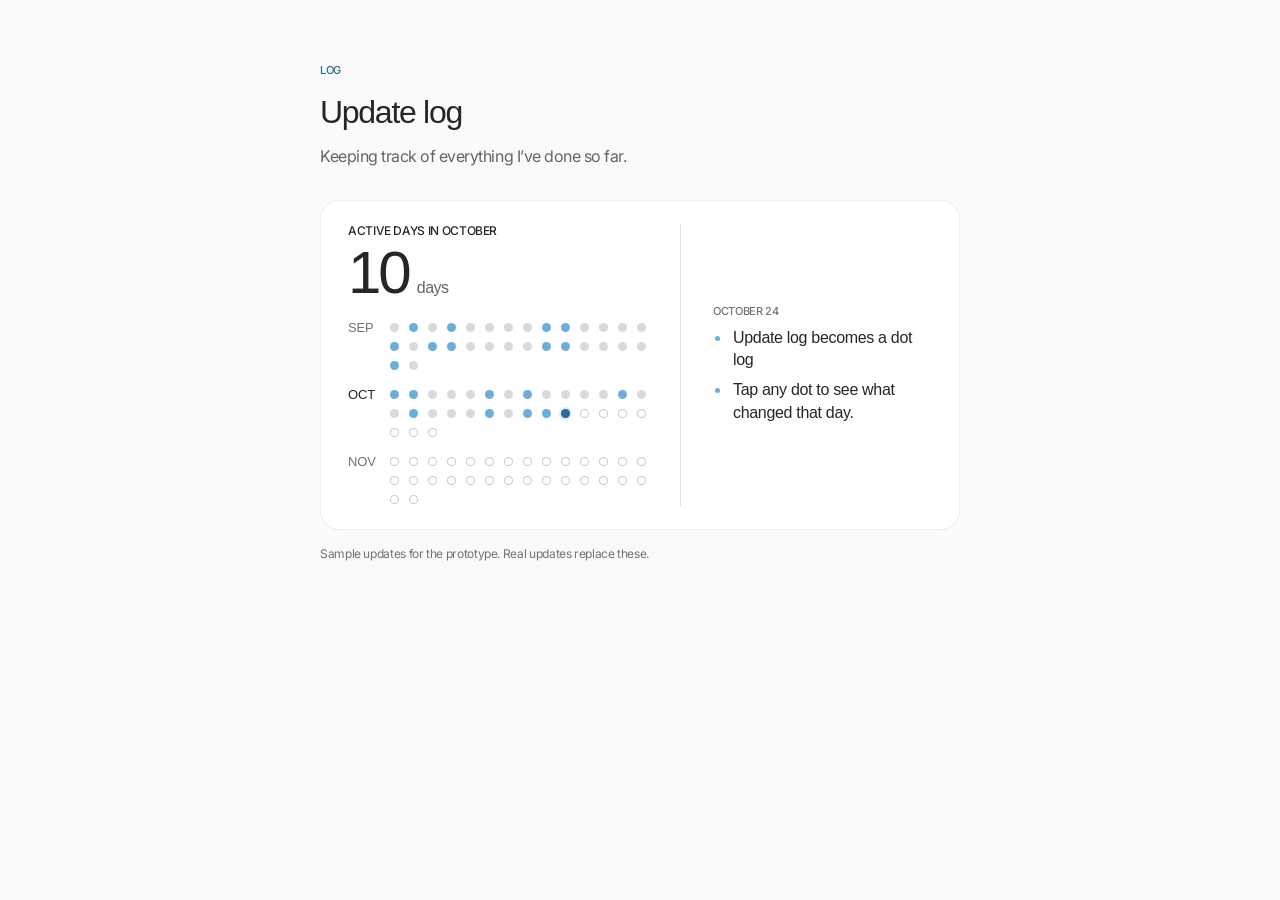
<file: updates/index.html>
<!doctype html>
<html lang="en">
<head>
<meta charset="utf-8">
<meta name="viewport" content="width=device-width, initial-scale=1">
<title>izabella chan</title>
<link rel="preconnect" href="https://fonts.googleapis.com">
<link rel="stylesheet" href="https://fonts.googleapis.com/css2?family=Inter:wght@400;500&display=swap">
<style>
/* izy tokens */
:root{
  /* izy colour tokens */
  --canvas:#FAFAFA; --surface:#FFFFFF; --surface-sunken:#F5F5F5; --surface-tag:#F3F3F1; --surface-inverse:#343434;
  --line-c:#E2E2E2; --line-strong:#8C8C8C;
  --text-strong:#262626; --text:#656565; --text-muted:#737373; --text-on-inverse:#FFFFFF;
  --accent-c:#6BADDB; --accent-tint-solid:#DFEBF4; --accent-text:#276A9B; --focus:#276A9B;
  /* izy spacing & radius */
  --radius-xs:4px; --radius-sm:8px; --radius-md:12px; --radius-lg:20px; --radius-full:999px;
  /* izy shadows */
  --shadow-sm:0 1px 2px 0 rgba(0,0,0,.25);
  --shadow-float:0 0.6px 0.6px -1.25px rgba(0,0,0,.18),0 2.29px 2.29px -2.5px rgba(0,0,0,.16),0 10px 10px -3.75px rgba(0,0,0,.06);
  /* izy type families */
  --font-display:"Helvetica Neue",Helvetica,Arial,sans-serif;
  --font-text:Inter,system-ui,-apple-system,"Segoe UI",sans-serif;

  /* the page's own names, now pointing at izy tokens */
  --bg:var(--canvas); --board:var(--canvas); --paper:var(--surface); --ink:var(--text-strong); --muted:var(--text-muted); --line:var(--line-c);
  --detail:var(--surface-sunken); --chrome:rgba(255,255,255,.82); --chrome-line:var(--line-c);
  --pill:var(--surface-inverse); --pill-ink:var(--text-on-inverse); --accent:var(--focus);
  --sticky-pink:var(--accent-tint-solid); --sticky-orange:var(--surface-tag); --sticky-ink:var(--text-strong);
  --shadow:var(--shadow-float);
  --shadow-lift:var(--shadow-sm),var(--shadow-float);
  --f-ui:var(--font-text);
  --f-mono:var(--font-text);
  --f-read:var(--font-text);
}
*{box-sizing:border-box}
body{margin:0;background:var(--canvas);color:var(--text);font-family:var(--font-text);-webkit-font-smoothing:antialiased;letter-spacing:-0.03em}
.doc-inner{padding:64px 16px}
.doc-inner h1{font:400 clamp(26px,3.5vw,32px)/1.2 var(--font-display);letter-spacing:-.04em;color:var(--text-strong);margin:0 0 12px}
.doc-inner .intro{font:400 16px/1.5 var(--font-text);color:var(--text);margin:0 0 32px;letter-spacing:-0.03em}
.doc-meta{font:500 11px/1.2 var(--font-text);letter-spacing:-0.03em;text-transform:uppercase;color:var(--accent-text);margin-bottom:16px}
/* ---------- Update log: dot log ---------- */
.dl-page{max-width:640px;margin:0 auto;text-align:left}
.dl{background:var(--surface);border-radius:var(--radius-lg);box-shadow:inset 0 0 0 .5px var(--line);padding:24px 28px;margin-top:16px;max-width:640px;display:grid;grid-template-columns:auto minmax(220px,1fr);gap:32px;align-items:stretch}
.dl-eyebrow{font:500 12px/1.2 var(--font-text);letter-spacing:-0.03em;text-transform:uppercase;color:var(--text-strong)}
.dl-big{display:flex;align-items:baseline;gap:8px;margin:6px 0 20px}
.dl-big b{font:500 60px/0.95 var(--font-display);letter-spacing:-.05em;color:var(--text-strong)}
.dl-big span{font:400 16px/1 var(--font-display);letter-spacing:-.03em;color:var(--text)}
.dl-grid{display:flex;flex-direction:column;gap:16px}
.dl-month{display:grid;grid-template-columns:40px 1fr;align-items:start}
.dl-label{font:500 13px/13px var(--font-display);letter-spacing:-.01em;text-transform:uppercase;color:var(--text-muted)}
.dl-month.cur .dl-label{color:var(--text-strong)}
.dl-dots{display:grid;grid-template-columns:repeat(14,13px);gap:6px 6px}
.dl-dot{width:9px;height:9px;margin:2px;border-radius:50%;background:#D9D9D9;display:block;padding:0;border:0}
.dl-dot.future{background:transparent;box-shadow:inset 0 0 0 1px #C8C8C8}
.dl-dot.on-day{background:var(--accent-c);cursor:pointer;transition:transform .15s,box-shadow .15s}
.dl-dot.on-day:hover{transform:scale(1.25)}
.dl-dot.on-day.on{background:var(--accent-text);box-shadow:0 0 0 2px var(--accent-tint-solid)}
.dl-dot:focus-visible{outline:2px solid var(--accent-text);outline-offset:2px}
.dl-detail{padding-left:32px;border-left:.5px solid var(--line);align-self:stretch;display:flex;flex-direction:column;justify-content:center}
.dl-d-top{display:flex;align-items:center;gap:8px;margin-bottom:8px}
.dl-d-date{font:500 11px/1.2 var(--font-text);letter-spacing:-0.03em;text-transform:uppercase;color:var(--text-muted)}
.dl-d-tag{font:500 11px/1 var(--font-text);color:var(--accent-text);background:var(--accent-tint-solid);border-radius:var(--radius-xs);padding:4px 6px;letter-spacing:-0.03em}
.dl-d-title{font:400 20px/1.3 var(--font-display);letter-spacing:-.03em;color:var(--text-strong)}
.dl-d-list{margin:8px 0 0 !important;padding:0 0 0 18px !important;display:flex;flex-direction:column;gap:8px}
.dl-d-list li{font:400 16px/1.4 var(--font-display);letter-spacing:-.02em;color:var(--text-strong);padding-left:2px}
.dl-d-list li::marker{color:var(--accent-c)}
.dl-d-note{margin:6px 0 0 !important;font:400 14px/1.5 var(--font-text) !important;color:var(--text) !important;letter-spacing:-0.03em}
.log-sample{margin-top:16px !important;font:400 12px/1.4 var(--font-text) !important;color:var(--muted) !important;letter-spacing:-0.03em}
@media (max-width:820px){.dl{grid-template-columns:1fr}.dl-detail{padding:20px 0 0;border-left:0;border-top:.5px solid var(--line)}}
@media (max-width:560px){.dl{padding:20px}.dl-big b{font-size:52px}}
</style>
<style>
/* Cursor: gray dot (--text #656565 at 30% opacity) */
html,html *{cursor:url("data:image/svg+xml,%3Csvg xmlns=%27http://www.w3.org/2000/svg%27 width=%2712%27 height=%2712%27%3E%3Ccircle cx=%276%27 cy=%276%27 r=%276%27 fill=%27%23656565%27 fill-opacity=%27.3%27/%3E%3C/svg%3E") 6 6,auto !important}
</style>
</head>
<body>
<main class="doc-inner" id="docInner"></main>
<script src="log.js"></script>
<script>
const el = (tag, cls, html) => { const e = document.createElement(tag); if (cls) e.className = cls; if (html != null) e.innerHTML = html; return e; };
const docInner = document.getElementById('docInner');
/* Update log: one dot per day, tap a dot to see that day's update */
function renderUpdates(d){
  const MONTHS = ['January','February','March','April','May','June','July','August','September','October','November','December'];
  const today = new Date(d.today + 'T12:00');
  const curKey = d.today.slice(0, 7);
  const active = Object.keys(d.entries).filter(k => k.startsWith(curKey)).length;
  const wrap = el('div', 'dl');
  const cal = el('div', 'dl-cal');
  cal.append(el('div', 'dl-eyebrow', 'Active days in ' + MONTHS[today.getMonth()]));
  const big = el('div', 'dl-big'); big.innerHTML = `<b>${active}</b><span>days</span>`; cal.append(big);
  const grid = el('div', 'dl-grid');
  const detail = el('div', 'dl-detail');
  let picked = null;
  const show = (key, btn) => {
    if (picked) picked.classList.remove('on');
    picked = btn; btn.classList.add('on');
    const [area, title, note] = d.entries[key];
    const dt = new Date(key + 'T12:00');
    detail.innerHTML = '';
    const date = el('div', 'dl-d-date'); date.textContent = dt.toLocaleDateString('en-US', {month:'long', day:'numeric'});
    const ul = el('ul', 'dl-d-list');
    [title, note].filter(Boolean).forEach(t => { const li = el('li'); li.textContent = t; ul.append(li); });
    detail.append(date, ul);
  };
  let last = null;
  d.months.forEach(m => {
    const [y, mo] = m.split('-').map(Number);
    const days = new Date(y, mo, 0).getDate();
    const row = el('div', 'dl-month' + (m === curKey ? ' cur' : ''));
    row.append(el('div', 'dl-label', MONTHS[mo - 1].slice(0, 3)));
    const dots = el('div', 'dl-dots');
    for (let i = 1; i <= days; i++){
      const key = `${m}-${String(i).padStart(2, '0')}`;
      const future = new Date(key + 'T12:00') > today;
      const has = d.entries[key];
      const dot = el(has ? 'button' : 'span', 'dl-dot' + (has ? ' on-day' : future ? ' future' : ''));
      const label = `${MONTHS[mo - 1].slice(0, 3)} ${i}`;
      if (has){
        dot.type = 'button'; dot.title = label + ': ' + has[1];
        dot.setAttribute('aria-label', label + ', ' + has[1]);
        dot.addEventListener('click', e => { e.stopPropagation(); show(key, dot); });
        last = [key, dot];
      } else dot.title = label;
      dots.append(dot);
    }
    row.append(dots); grid.append(row);
  });
  cal.append(grid);
  wrap.append(cal, detail);
  if (last) show(...last);
  const sub = el('p', 'intro'); sub.textContent = 'Keeping track of everything I’ve done so far.';
  const parts = [el('div', 'doc-meta', 'Log'), el('h1', '', d.title), sub, wrap];
  if (d.sample){ const f = el('p', 'log-sample'); f.textContent = 'Sample updates for the prototype. Real updates replace these.'; parts.push(f); }
  const page = el('div', 'dl-page'); page.append(...parts);
  docInner.append(page);
  return [page];
}

renderUpdates(LOG);
</script>
</body>
</html>
</file>
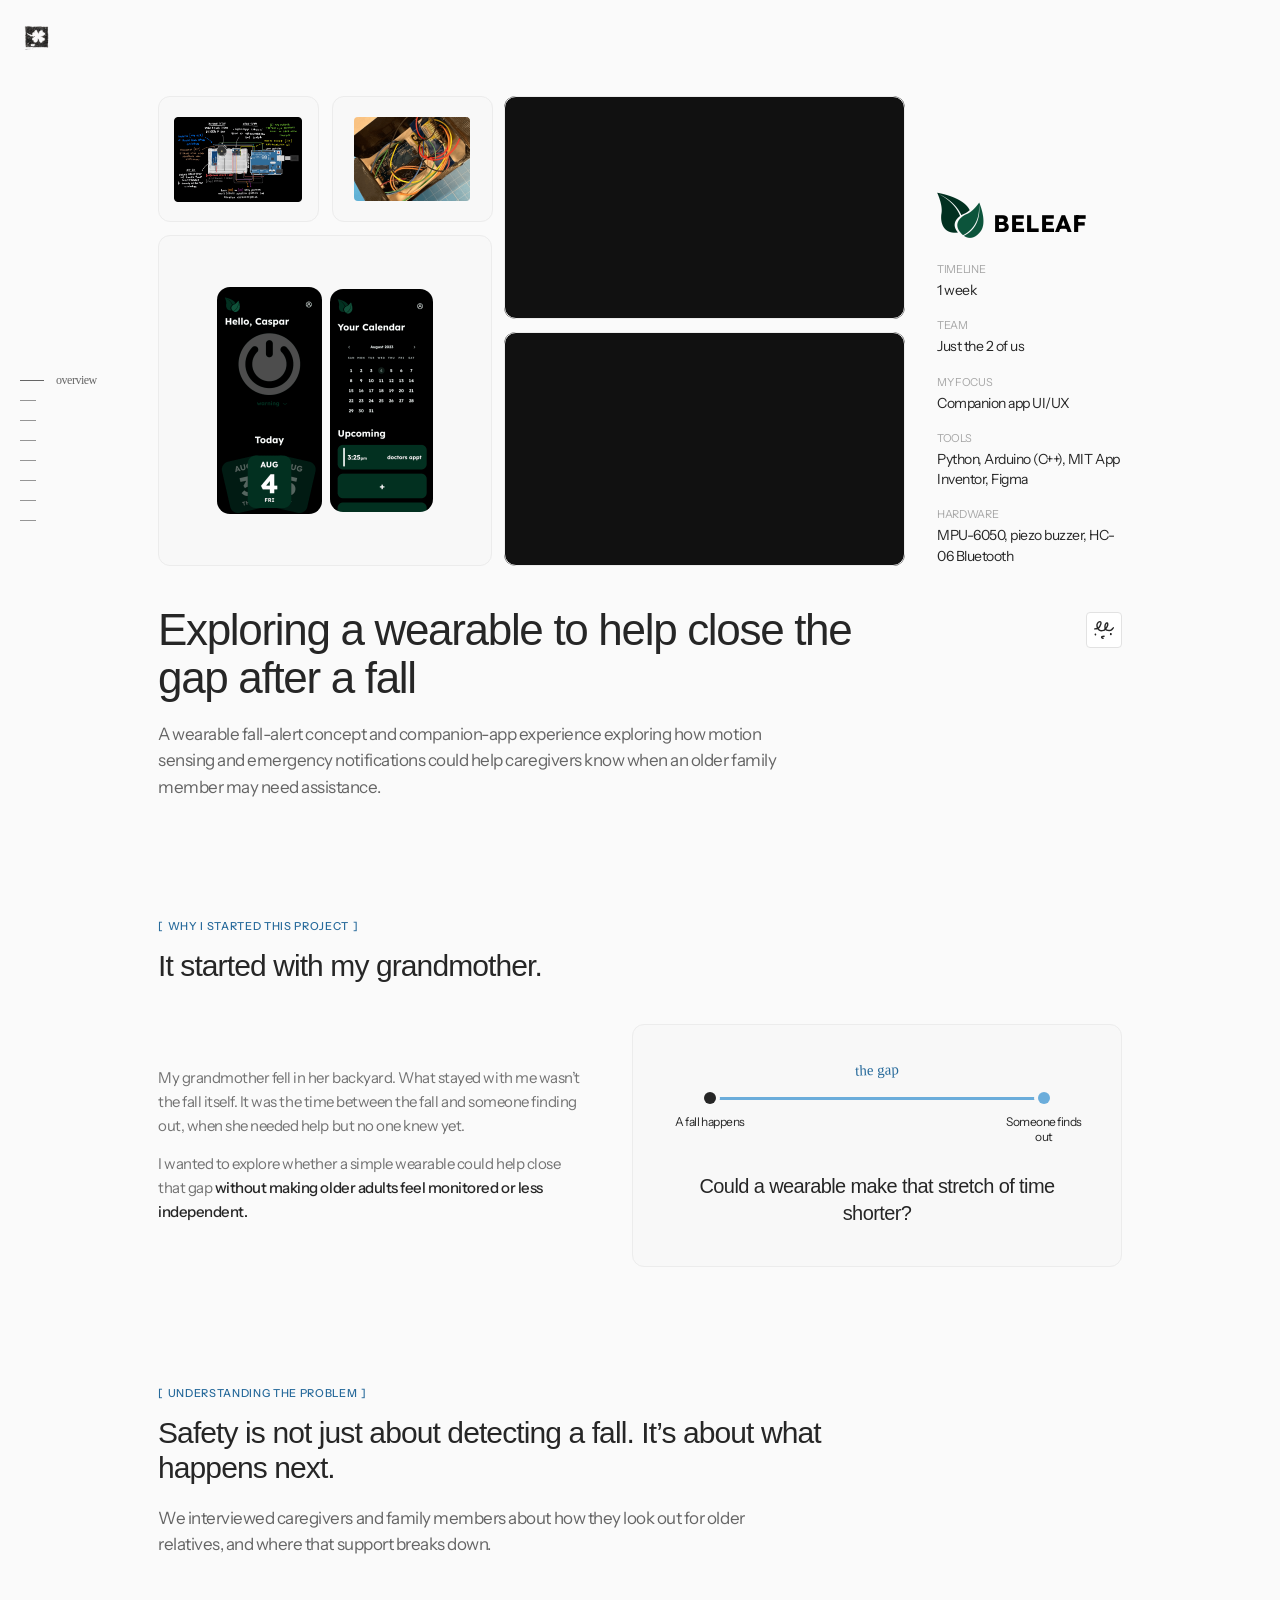
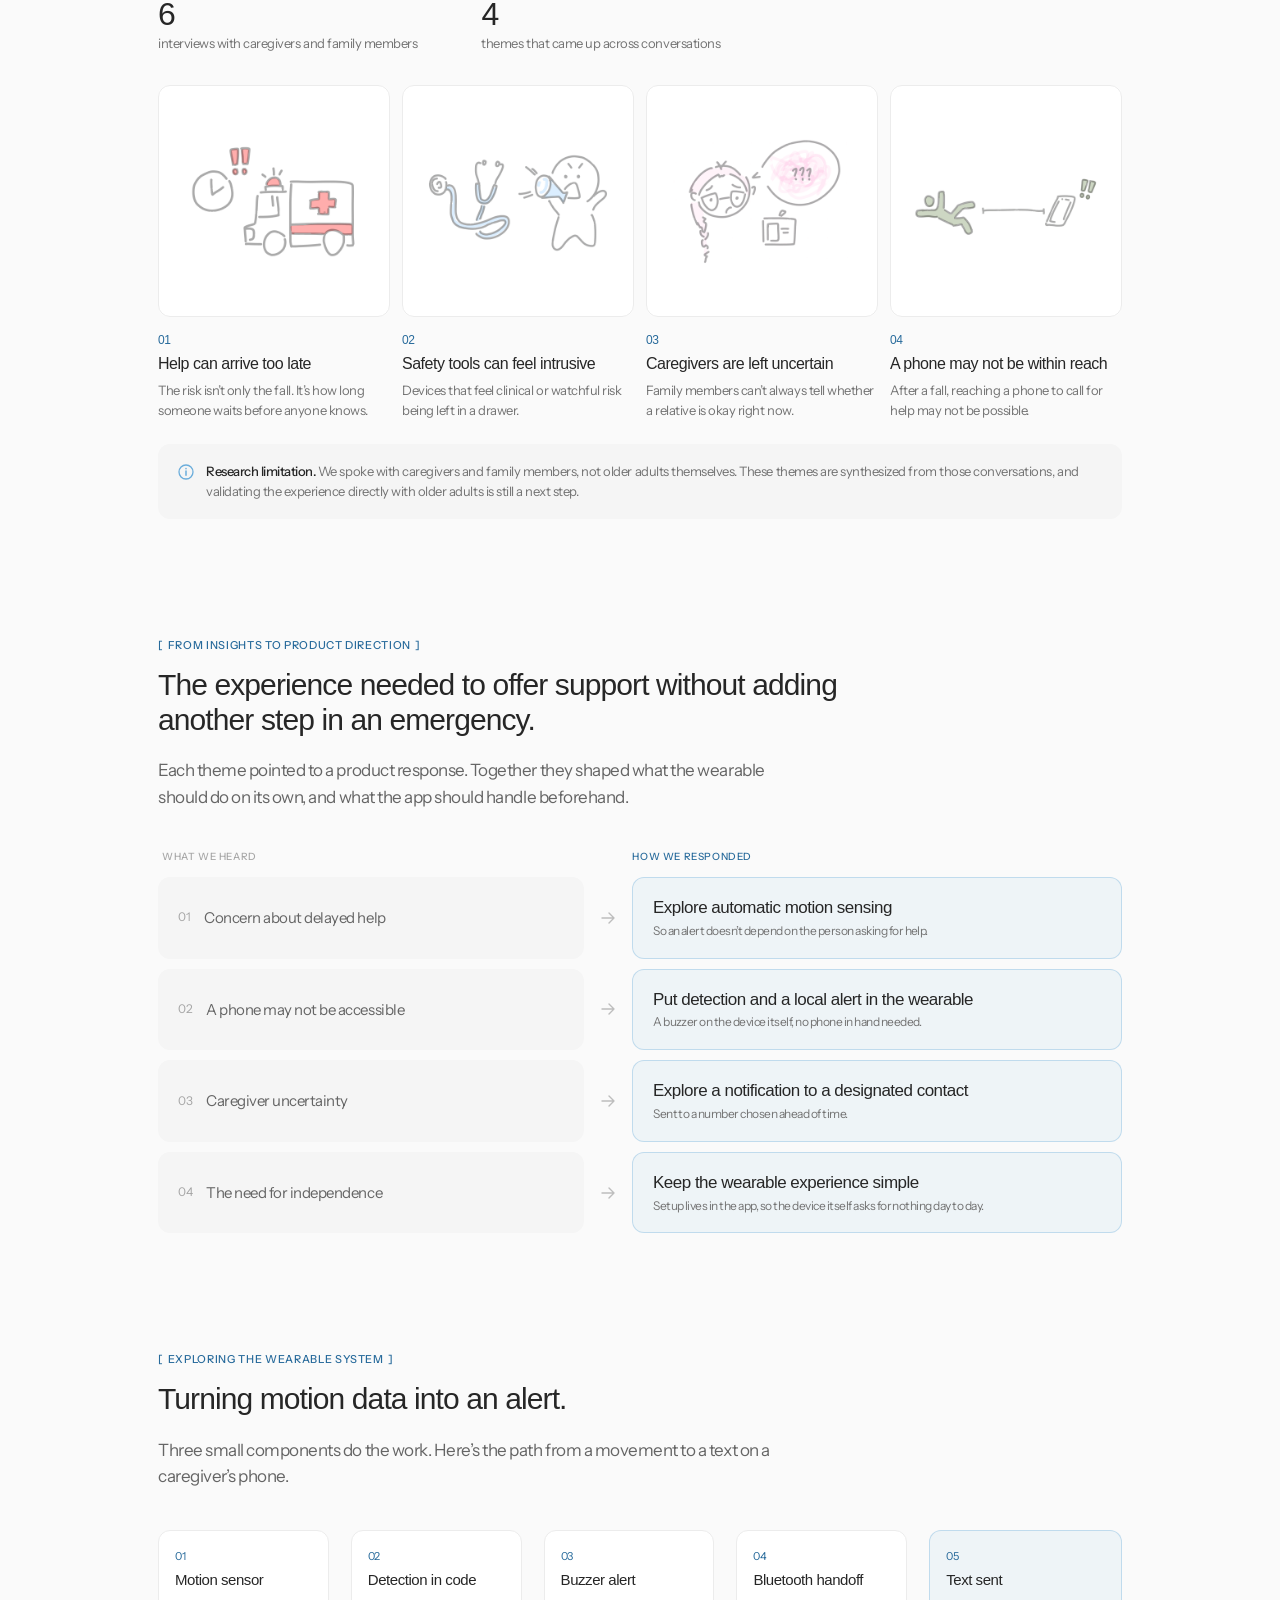
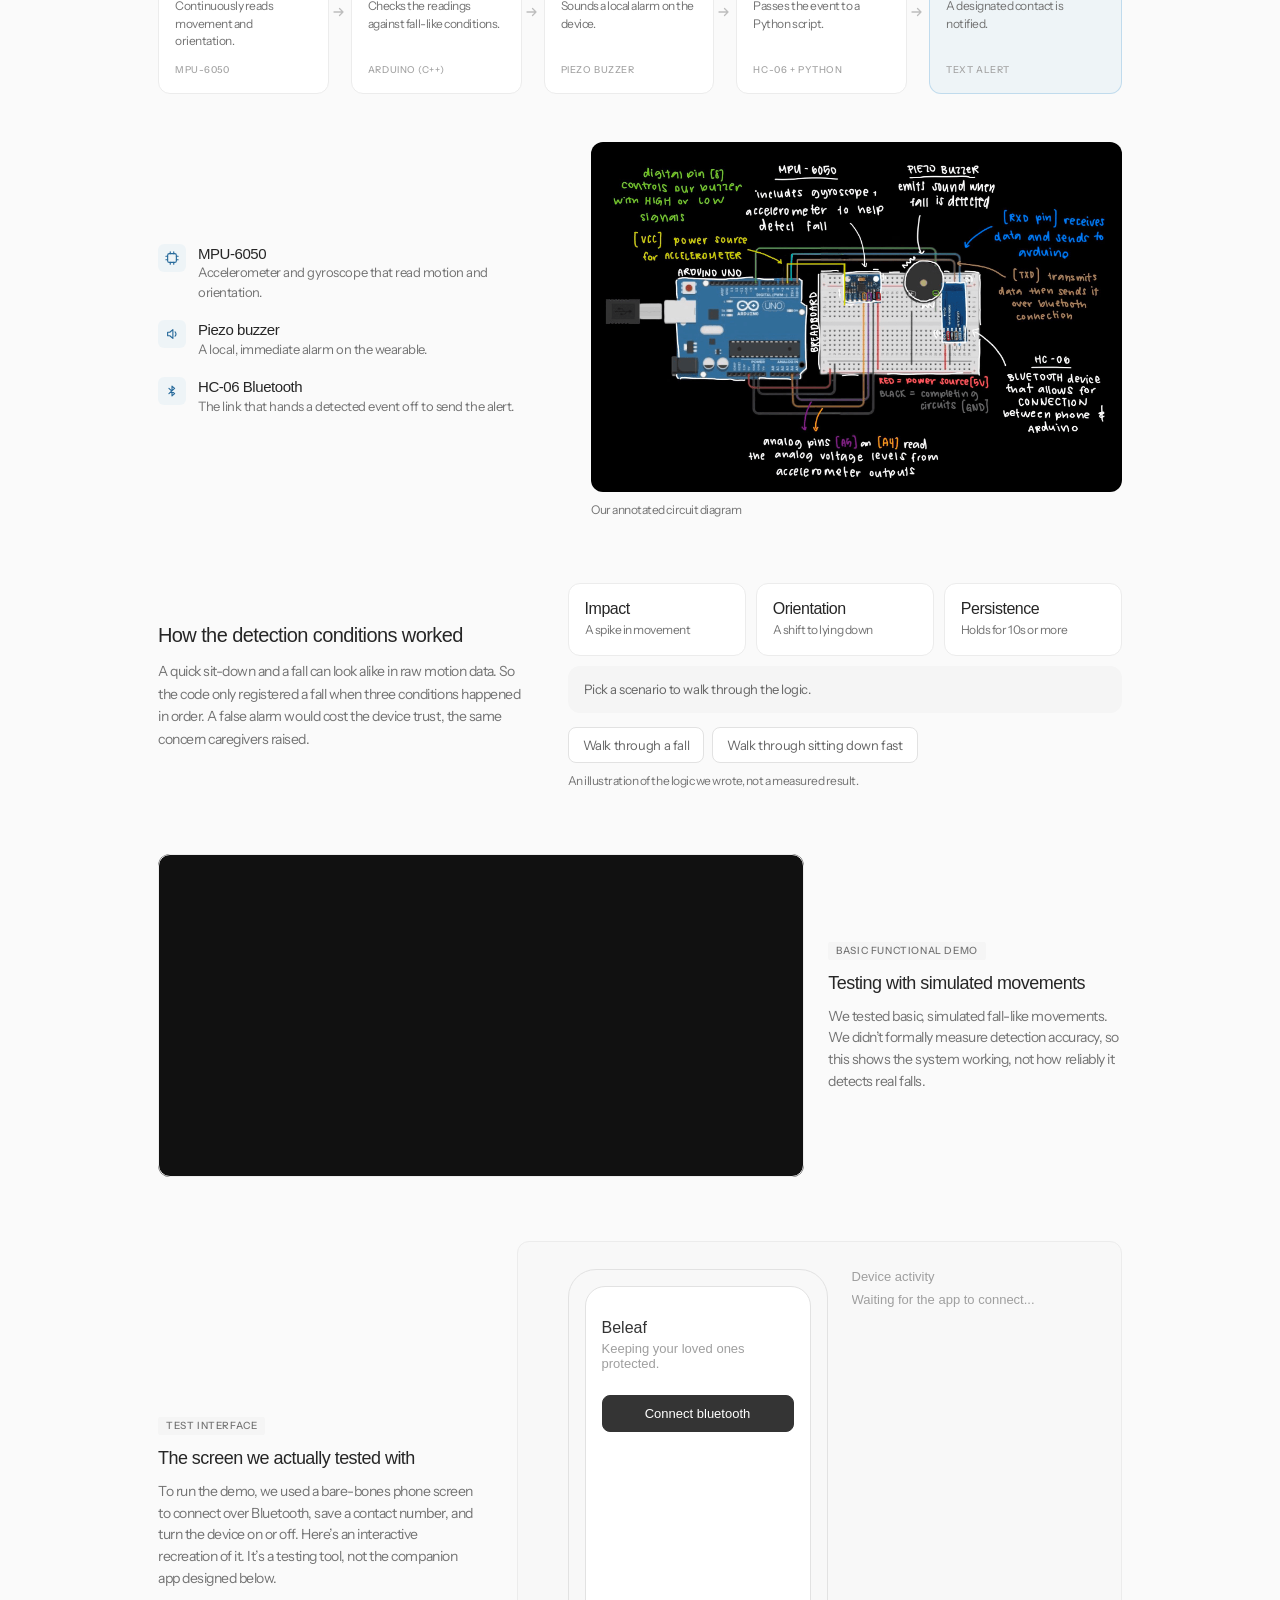
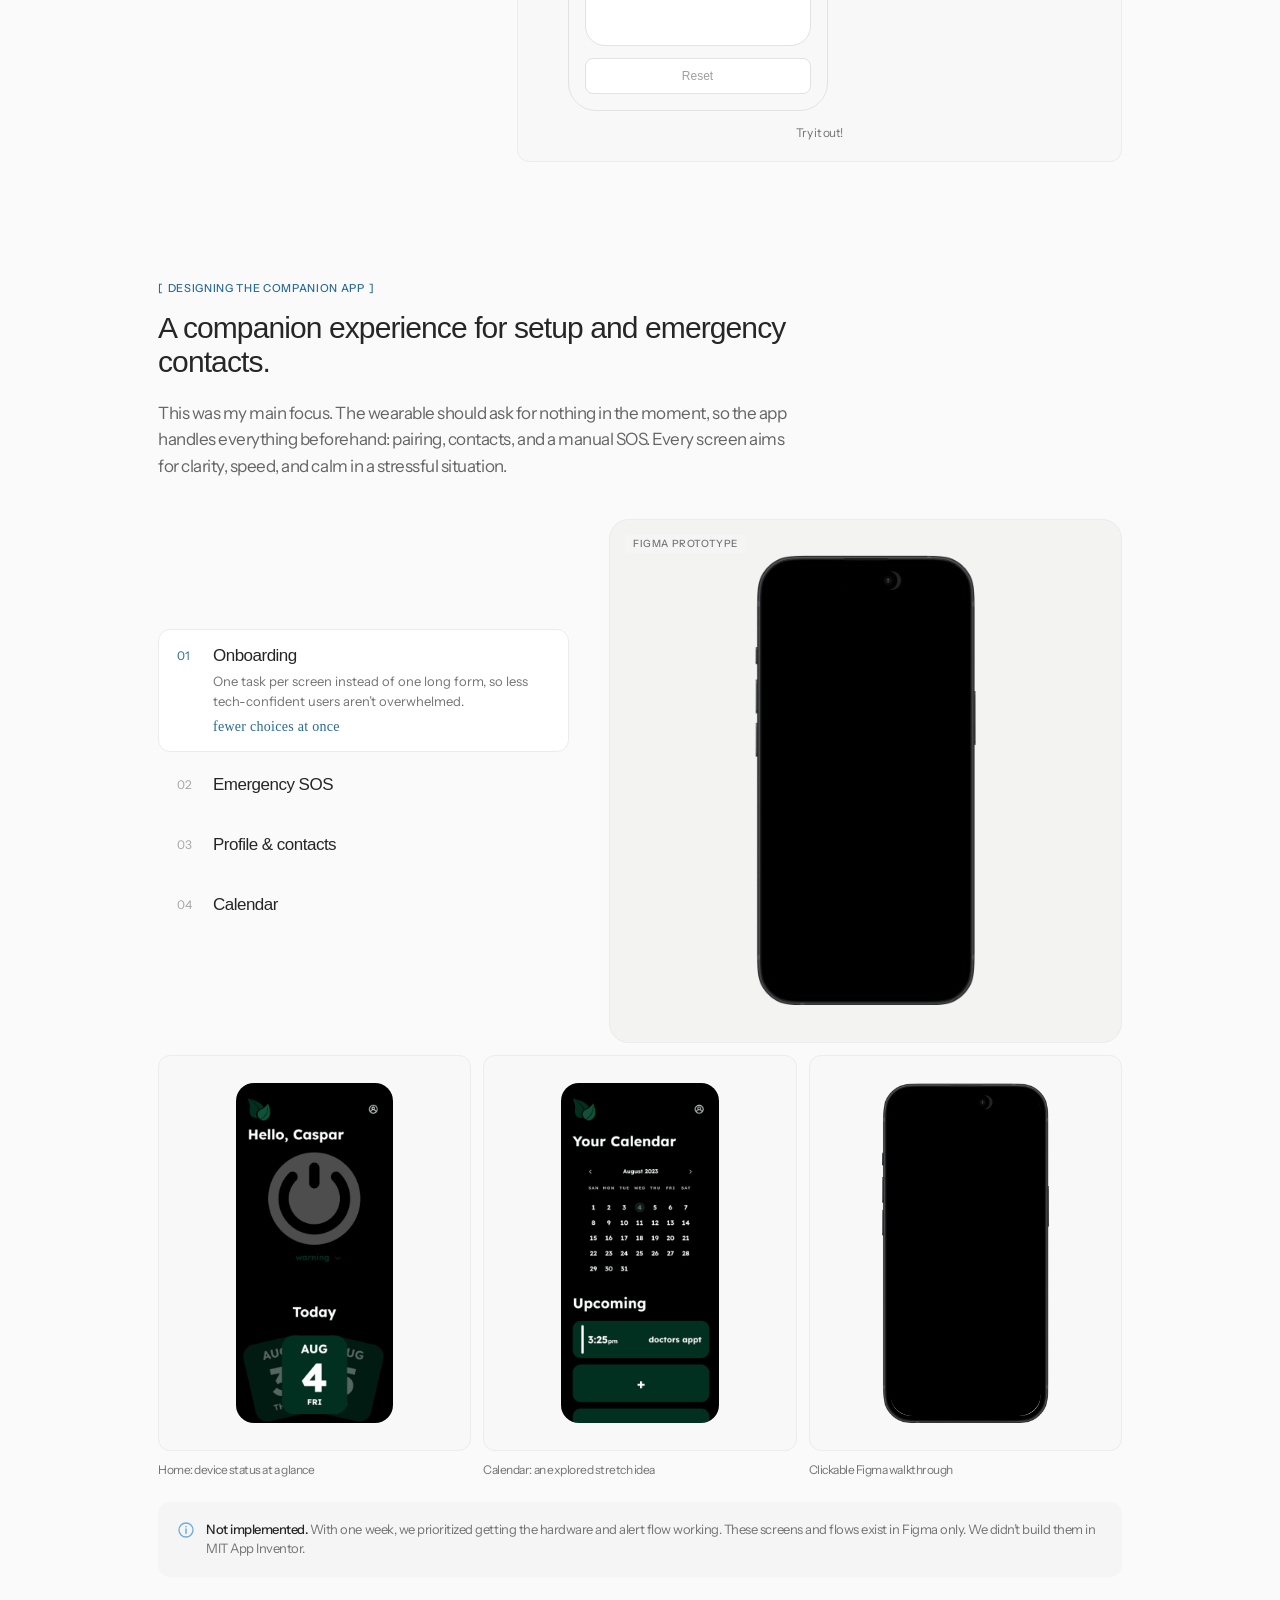
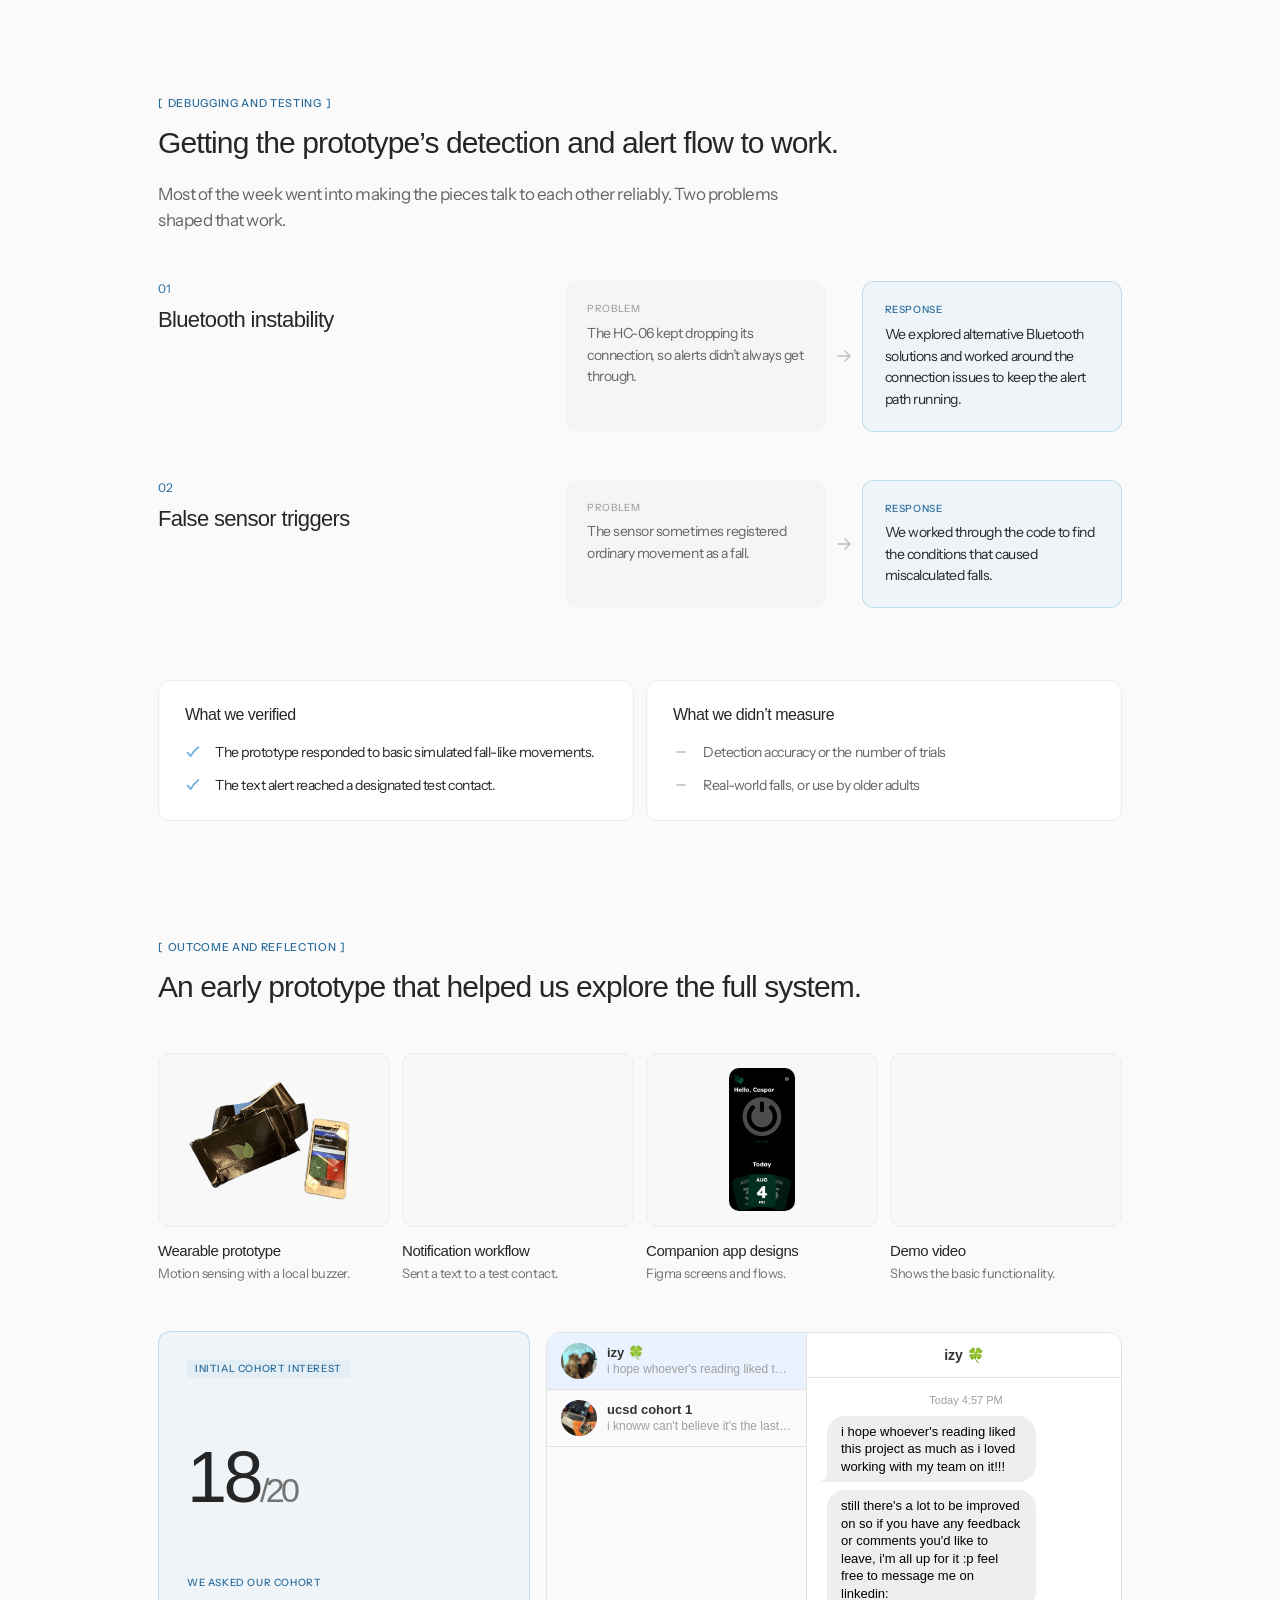
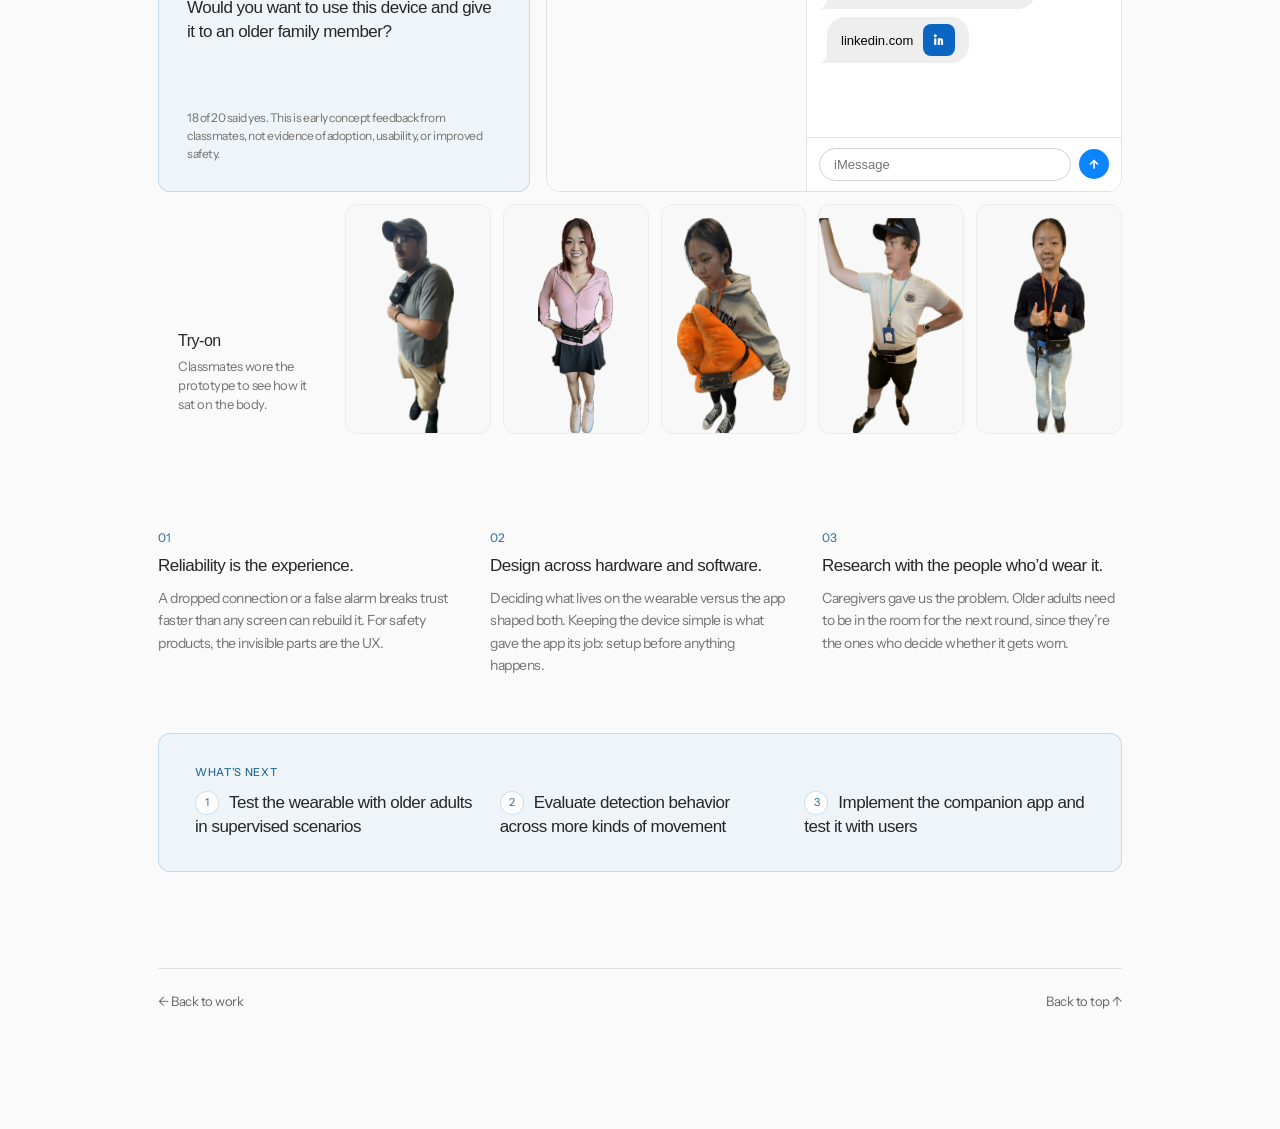
<file: beleaf.html>
<!doctype html>
<html lang="en">
<head>
<meta charset="utf-8">
<meta name="viewport" content="width=device-width, initial-scale=1">
<title>izabella chan · BELEAF</title>
<meta name="description" content="BELEAF: exploring a wearable fall-alert concept and companion app. A product design case study by Izabella Chan.">
<script src="assets/cursor.js"></script>
<link rel="icon" href="/assets/favicon.png" type="image/png">
<link rel="apple-touch-icon" href="/assets/apple-touch-icon.png">
<link rel="stylesheet" href="https://fonts.googleapis.com/css2?family=Instrument+Sans:wght@400;500&amp;family=Schoolbell&amp;family=Lexend:wght@700&amp;display=swap">
<link rel="stylesheet" href="assets/site.css">
<script src="assets/vt.js"></script>
<style>
/* BELEAF case study (draft redesign). Same system as townshare.html; the accent is the same blue as TownShare. */
:root{--bl:#6BADDB;--bl-wash:rgba(107,173,219,.08);--bl-line:rgba(107,173,219,.35);--bl-ink:var(--accent-text);--body:var(--text-muted)}
body{margin:0;background:var(--canvas);color:var(--body);font-family:var(--sans);letter-spacing:-0.03em;-webkit-font-smoothing:antialiased}
img,video{display:block;max-width:100%}
p{margin:0}

.logo-stamp{display:flex;align-items:center;justify-content:center;position:fixed;top:21.575px;left:20px;z-index:6;width:29.205px;height:28.057px}
.logo-stamp img{display:block;width:27.744px;height:26.524px;object-fit:cover;object-position:top;transform:rotate(-3.25deg)}
.logo-stamp:focus-visible{outline:2px solid var(--bl);outline-offset:4px}

.cs-nav{position:fixed;left:20px;top:50%;transform:translateY(-50%);z-index:5;display:flex;flex-direction:column;gap:4px}
.cs-nav a{display:flex;align-items:center;gap:12px;height:16px;padding:4px 0;text-decoration:none;color:var(--text);font-family:"Schoolbell",cursive;font-size:12px}
.cs-nav a i{display:block;width:16px;height:1px;background:#959595;transition:width .25s ease}
.cs-nav a span{opacity:0;white-space:nowrap;transition:opacity .25s ease}
.cs-nav a:hover span,.cs-nav a[aria-current="true"] span{opacity:1}
.cs-nav a[aria-current="true"] i{width:24px;background:var(--text)}
.cs-nav a:focus-visible{outline:2px solid var(--bl);outline-offset:2px}

.cs{max-width:1028px;margin:0 auto;padding:96px 32px 120px}
.cs-section{padding-top:120px;scroll-margin-top:24px}

/* type */
.eyebrow{display:flex;align-items:center;gap:4px;margin-bottom:16px;font-weight:500;font-size:11px;line-height:1.2;letter-spacing:.06em;text-transform:uppercase;color:var(--bl-ink)}
.eyebrow::before{content:"["}
.eyebrow::after{content:"]"}
h1,h2,h3{margin:0;font-family:var(--helvetica-neue);font-weight:400;color:var(--text-strong);letter-spacing:-0.03em}
h1{font-size:44px;line-height:1.08;max-width:760px}
h2{font-size:30px;line-height:1.15;max-width:720px}
h3{font-size:19px;line-height:1.3}
.lead{max-width:640px;margin-top:20px;font-size:17px;line-height:1.55;color:var(--text)}
.prose{max-width:640px;display:flex;flex-direction:column;gap:14px;font-size:15px;line-height:1.6}
.prose strong,.lead strong{font-weight:500;color:var(--text-strong)}
.caption{margin-top:10px;font-size:12px;line-height:1.4;color:var(--text-muted)}
.tag{display:inline-block;padding:3px 8px;border-radius:2px;font-weight:500;font-size:10px;line-height:1.2;letter-spacing:.06em;text-transform:uppercase}
.tag.gray{background:var(--surface-sunken);color:var(--text-muted)}
.tag.green{background:var(--bl-wash);color:var(--bl-ink)}

.tile{background:var(--surface);border:1px solid #ececec;border-radius:var(--radius-md)}
.ts-media{outline:1px solid #ececec;outline-offset:-1px}
.note{display:flex;gap:12px;padding:18px 20px;border-radius:var(--radius-md);background:var(--surface-sunken);font-size:13px;line-height:1.5}
.note svg{flex:none;margin-top:2px}
.note b{font-weight:500;color:var(--text-strong)}

/* hero */
.hero-row{display:flex;align-items:flex-end;gap:32px;margin-bottom:40px}
.hero-row .hero-art{flex:0 1 747px;min-width:0;margin:0}
.hero-meta{flex:1 1 0;min-width:180px;display:flex;flex-direction:column;gap:24px}
.wordmark{display:flex;align-items:flex-end;gap:8px}
.wordmark img{width:48px;height:46px;object-fit:contain}
.wordmark span{font-family:"Lexend",sans-serif;font-weight:700;font-size:24px;line-height:1.2;letter-spacing:0;color:#000}
.facts{margin:0;display:flex;flex-direction:column;gap:18px}
.facts dt{margin-bottom:4px;font-weight:400;font-size:11px;line-height:normal;letter-spacing:-0.03em;text-transform:uppercase;color:var(--text-label)}
.facts dd{margin:0;font-size:14px;line-height:1.45;color:var(--text-strong)}
.hero-chip{position:absolute;z-index:2;padding:3px 7px;border-radius:2px;background:rgba(255,255,255,.92);font-weight:500;font-size:9px;line-height:1.2;letter-spacing:.06em;text-transform:uppercase;color:var(--text-muted)}
.title-row{display:flex;align-items:flex-start;gap:32px}
.title-row h1{flex:0 1 747px;min-width:0}
.title-meta{flex:1 1 0;min-width:180px;padding-top:6px;display:flex;justify-content:flex-end}

/* "What I owned" note card */
.role-btn{display:inline-flex;align-items:center;justify-content:center;width:36px;height:36px;border:1px solid #e2e2e2;border-radius:4px;background:#fff;color:var(--text-strong);cursor:pointer;transition:border-color .2s}
.role-btn:hover,.role-btn[aria-expanded="true"]{border-color:var(--bl)}
.role-btn .ic{display:flex}
.role-btn:focus-visible{outline:2px solid var(--bl);outline-offset:2px}
.role-pop{position:fixed;inset:0;z-index:100;display:flex;align-items:center;justify-content:center;padding:24px;background:rgba(250,250,250,.55);-webkit-backdrop-filter:blur(14px);backdrop-filter:blur(14px);opacity:0;transition:opacity .25s ease}
.role-pop[hidden]{display:none}
.role-pop.open{opacity:1}
.role{position:relative;width:min(520px,100%);max-height:calc(100vh - 48px);overflow:auto;padding:40px 40px 32px;background:#fff;border-radius:12px;box-shadow:0 1px 2px rgba(0,0,0,.04),0 24px 60px rgba(38,38,38,.12);transform-origin:var(--ox,50%) var(--oy,0);transform:scale(.2) rotate(-6deg);opacity:0;transition:transform .45s cubic-bezier(.2,.9,.25,1.15),opacity .25s ease}
.role-pop.open .role{transform:rotate(-1deg);opacity:1}
.role-x{position:absolute;top:14px;right:14px;width:30px;height:30px;border:0;border-radius:4px;background:transparent;font-size:20px;line-height:1;color:var(--text-label);cursor:pointer}
.role-x:hover{background:#f4f4f4;color:var(--text-strong)}
.role h3{position:relative;display:inline-block;margin:0 0 22px;font-family:"Schoolbell",cursive;font-weight:400;font-size:30px;line-height:1.1;letter-spacing:0}
.role .squiggle{position:absolute;left:-2px;bottom:-9px;width:calc(100% + 6px);height:10px;color:var(--bl)}
.role .squiggle path,.role .chk path{stroke-dasharray:1;stroke-dashoffset:1}
.role-pop.open .squiggle path{animation:icon-draw .6s .3s ease-out forwards}
.role ul{margin:0;padding:0;list-style:none;display:flex;flex-direction:column;gap:14px}
.role li{display:grid;grid-template-columns:18px minmax(0,1fr);gap:12px;align-items:start;font-size:15px;line-height:1.45;color:var(--text-strong)}
.role li b{font-weight:500;color:var(--bl-ink)}
.role .chk{width:18px;height:18px;margin-top:1px;color:var(--bl)}
.role li,.role .aside{opacity:0;transform:translateY(6px);transition:opacity .3s ease,transform .3s ease;transition-delay:calc(.45s + var(--i) * 90ms)}
.role-pop.open .role li,.role-pop.open .role .aside{opacity:1;transform:none}
.role-pop.open .chk path{animation:icon-draw .35s ease-out forwards;animation-delay:calc(.55s + var(--i) * 90ms)}
.role .aside{margin-top:24px;font-size:13px;line-height:1.5;color:var(--text-muted)}
.role .aside span{margin-right:4px;font-family:"Schoolbell",cursive;font-size:15px;letter-spacing:.03em;color:var(--bl-ink)}

/* 02 why: the gap between a fall and someone knowing */
.why-row{margin-top:40px;display:grid;grid-template-columns:minmax(0,1fr) minmax(0,1.15fr);gap:48px;align-items:center}
.gap-card{padding:44px 36px 40px;background:#F8F8F8;border-radius:12px;outline:1px solid #ECECEC;outline-offset:-1px}
.gap-line{position:relative;display:grid;grid-template-columns:auto 1fr auto;align-items:start;gap:0;padding-top:24px}
.gap-dot{position:relative;z-index:1;display:flex;flex-direction:column;align-items:center;gap:10px;width:84px;text-align:center;font-size:12px;line-height:1.3;color:var(--text-strong)}
.gap-dot i{position:relative;z-index:1;width:12px;height:12px;border-radius:50%;background:var(--text-strong);box-shadow:0 0 0 4px #F8F8F8}
.gap-dot.fin i{background:var(--bl)}
.gap-span{position:relative;height:12px}
.gap-span::before{content:"";position:absolute;left:-36px;right:-36px;top:50%;border-top:1.5px dashed #c9c9c9}
.gap-span::after{content:"";position:absolute;left:-36px;top:calc(50% - 1px);height:3px;width:0;background:var(--bl);border-radius:2px;transition:width 1.6s cubic-bezier(.45,0,.25,1) .3s}
.gap-card.seen .gap-span::after{width:calc(100% + 72px)}
.gap-label{position:absolute;left:50%;top:-30px;transform:translateX(-50%) rotate(-2deg);font-family:"Schoolbell",cursive;font-size:15px;letter-spacing:0;color:var(--bl-ink);white-space:nowrap}
.gap-q{margin-top:28px;text-align:center;font-family:var(--helvetica-neue);font-size:20px;line-height:1.35;letter-spacing:-0.03em;color:var(--text-strong)}

/* 03 problem */
.int-facts{margin-top:40px;display:flex;flex-wrap:wrap;gap:20px 64px}
.int-facts div{display:flex;flex-direction:column;gap:4px}
.int-facts b{font-family:var(--helvetica-neue);font-weight:400;font-size:32px;line-height:1;letter-spacing:-0.03em;color:var(--text-strong)}
.int-facts span{max-width:260px;font-size:13px;line-height:1.45}
.themes{margin-top:32px;display:grid;grid-template-columns:repeat(4,minmax(0,1fr));gap:12px;counter-reset:th}
.theme{display:flex;flex-direction:column;counter-increment:th}
.theme .art{display:flex;align-items:center;justify-content:center;aspect-ratio:1/1;padding:18px;background:#fff;border-radius:12px;outline:1px solid #ECECEC;outline-offset:-1px}
.theme .art img{width:100%;height:auto}
.theme h3{margin-top:16px;font-size:16px}
.theme h3::before{content:counter(th,decimal-leading-zero);display:block;margin-bottom:6px;font-size:12px;color:var(--bl-ink)}
.theme p{margin-top:6px;font-size:13px;line-height:1.5}
.limit{margin-top:24px;max-width:760px}

/* 04 direction: need → response */
.map{margin-top:40px;display:flex;flex-direction:column;gap:10px}
.map-head,.map-row{display:grid;grid-template-columns:minmax(0,1fr) 48px minmax(0,1.15fr);align-items:stretch}
.map-head{padding:0 4px 4px;font-weight:500;font-size:10px;letter-spacing:.06em;text-transform:uppercase;color:var(--text-label)}
.map-head span:last-child{grid-column:3;color:var(--bl-ink)}
.map-row .need,.map-row .resp{display:flex;align-items:center;gap:14px;padding:18px 20px;border-radius:var(--radius-md);font-size:15px;line-height:1.4}
.map-row .need{background:#F5F5F5;color:var(--text)}
.map-row .resp{background:var(--bl-wash);border:1px solid var(--bl-line);font-family:var(--helvetica-neue);font-size:17px;letter-spacing:-0.03em;color:var(--text-strong)}
.map-row .resp small{display:block;margin-top:3px;font-family:var(--sans);font-size:12px;line-height:1.4;color:var(--text-muted)}
.map-row .arr{display:flex;align-items:center;justify-content:center;color:#bdbdbd}
.map-row .k{flex:none;font-size:12px;color:var(--text-label)}
.map-row{opacity:0;transform:translateY(10px);transition:opacity .5s ease,transform .5s ease;transition-delay:calc(var(--i) * 110ms)}
.map.seen .map-row{opacity:1;transform:none}

/* 05 system */
.flow{margin-top:40px;display:grid;grid-template-columns:repeat(5,minmax(0,1fr));gap:0;align-items:stretch}
.node{position:relative;display:flex;flex-direction:column;gap:8px;padding:18px 16px 18px;margin-right:22px;background:var(--surface);border:1px solid #ececec;border-radius:var(--radius-md)}
.node:last-child{margin-right:0;background:var(--bl-wash);border-color:var(--bl-line)}
.node:not(:last-child)::after{content:"";position:absolute;right:-17px;top:50%;width:12px;height:12px;background:url("data:image/svg+xml,%3Csvg xmlns=%27http://www.w3.org/2000/svg%27 viewBox=%270 0 12 12%27 fill=%27none%27%3E%3Cpath d=%27M1 6h9M6.5 2.5 10 6l-3.5 3.5%27 stroke=%27%23bdbdbd%27 stroke-width=%271.3%27 stroke-linecap=%27round%27 stroke-linejoin=%27round%27/%3E%3C/svg%3E") center/12px no-repeat;transform:translateY(-50%)}
.node .k{font-size:11px;color:var(--bl-ink)}
.node h3{font-size:15px;line-height:1.25}
.node p{font-size:12px;line-height:1.45}
.node .part{margin-top:auto;padding-top:6px;font-weight:500;font-size:9.5px;letter-spacing:.06em;text-transform:uppercase;color:var(--text-label)}
.sys{margin-top:48px;display:grid;grid-template-columns:minmax(0,1fr) minmax(0,1.35fr);gap:40px;align-items:center}
.parts{display:flex;flex-direction:column;gap:18px}
.parts div{display:grid;grid-template-columns:28px minmax(0,1fr);column-gap:12px}
.parts .ico{grid-row:span 2;width:28px;height:28px;border-radius:6px;background:var(--bl-wash);display:flex;align-items:center;justify-content:center;color:var(--bl-ink)}
.parts h3{font-size:15px}
.parts p{font-size:13px;line-height:1.5}
.circuit{margin:0}
.circuit img{width:100%;height:auto;border-radius:12px}
/* detection logic: illustrative walk-through of the three conditions */
.logic{margin-top:64px;display:grid;grid-template-columns:minmax(0,1fr) minmax(0,1.5fr);gap:40px;align-items:center}
.logic h3{font-size:20px}
.logic .prose{margin-top:12px;font-size:14px}
.conds{display:grid;grid-template-columns:repeat(3,minmax(0,1fr));gap:10px}
.cond{padding:16px;border-radius:var(--radius-md);background:var(--surface);border:1px solid #ececec;transition:background .3s,border-color .3s}
.cond b{display:block;font-family:var(--helvetica-neue);font-weight:400;font-size:16px;letter-spacing:-0.03em;color:var(--text-strong)}
.cond span{display:block;margin-top:4px;font-size:12px;line-height:1.4}
.cond.on{background:var(--bl-wash);border-color:var(--bl)}
.cond.off{background:#fbf3f2;border-color:#e3b4ae}
.result{margin-top:10px;padding:14px 16px;border-radius:var(--radius-md);background:#F5F5F5;font-size:13px;line-height:1.5;color:var(--text);min-height:21px}
.sim-btns{margin-top:14px;display:flex;flex-wrap:wrap;gap:8px}
.sim-btns button{padding:9px 14px;border:1px solid var(--line);border-radius:var(--radius-sm);background:var(--surface);font-family:var(--sans);font-size:13px;letter-spacing:-0.03em;color:var(--text);cursor:pointer;transition:border-color .2s}
.sim-btns button:hover{border-color:var(--bl)}
.sim-btns button:focus-visible{outline:2px solid var(--bl);outline-offset:2px}
.demo{margin-top:64px;display:grid;grid-template-columns:minmax(0,2.2fr) minmax(0,1fr);gap:24px;align-items:center}
.demo video{width:100%;height:auto;border-radius:var(--radius-md);background:#111;outline:1px solid #ececec;outline-offset:-1px}
.demo h3{font-size:18px}
.demo p{margin-top:10px;font-size:14px;line-height:1.55}

/* interactive recreation of the bare test screen used in the demo */
.tryit{margin-top:64px;display:grid;grid-template-columns:minmax(0,1fr) minmax(0,1.9fr);gap:40px;align-items:center}
.tryit h3{font-size:18px}
.tryit p{margin-top:10px;font-size:14px;line-height:1.55}
.tryit-box{margin:0;padding:24px 0 20px;background:#F8F8F8;border-radius:12px;outline:1px solid #ECECEC;outline-offset:-1px;text-align:center}
.tryit-box iframe{display:block;width:100%;height:442px;border:0}

/* 06 app */
.figma-tag{display:inline-flex;align-items:center;gap:8px;margin-top:20px;padding:7px 12px;border-radius:4px;border:1px dashed #c9c9c9;font-size:12px;color:var(--text)}
.figma-tag i{width:7px;height:7px;border-radius:50%;background:#c9c9c9}
.app{margin-top:40px;display:grid;grid-template-columns:minmax(0,1fr) minmax(0,1.25fr);gap:40px;align-items:center}
.screens{display:flex;flex-direction:column;gap:6px}
.scr{display:grid;grid-template-columns:24px minmax(0,1fr);column-gap:12px;width:100%;margin:0;padding:16px 18px;border:1px solid transparent;border-radius:var(--radius-md);background:transparent;text-align:left;font:inherit;color:inherit;cursor:pointer;transition:background .25s,border-color .25s}
.scr .n{grid-row:span 2;padding-top:2px;font-size:12px;color:var(--text-label)}
.scr b{font-family:var(--helvetica-neue);font-weight:400;font-size:17px;letter-spacing:-0.03em;color:var(--text-strong)}
.scr .d{display:grid;grid-template-rows:0fr;opacity:0;transition:grid-template-rows .3s ease,opacity .3s ease}
.scr .d > span{overflow:hidden}
.scr .d p{padding-top:6px;font-size:13px;line-height:1.5}
.scr .d em{font-style:normal;display:block;margin-top:8px;font-family:"Schoolbell",cursive;font-size:14px;letter-spacing:.02em;color:var(--bl-ink)}
.scr[aria-pressed="true"]{background:var(--surface);border-color:#ececec}
.scr[aria-pressed="true"] .n{color:var(--bl-ink)}
.scr[aria-pressed="true"] .d{grid-template-rows:1fr;opacity:1}
.scr:focus-visible{outline:2px solid var(--bl);outline-offset:-2px}
.stage{position:relative;aspect-ratio:1/1.02;background:#F3F3F1;border-radius:20px;outline:1px solid #ECECEC;outline-offset:-1px;container-type:inline-size;overflow:hidden}
.phone{position:absolute;left:50%;top:7cqw;width:43cqw;transform:translateX(-50%);aspect-ratio:1063/2166}
.phone .scrn{position:absolute;left:4.6%;top:2%;width:90.8%;height:96.2%;background:#000;border-radius:5.4cqw;overflow:hidden}
.phone video{width:100%;height:100%;object-fit:cover;transform:scale(1.02);transition:opacity .2s ease}
.phone img{position:absolute;inset:0;width:100%;height:100%;pointer-events:none}
.stage .tag{position:absolute;left:16px;top:16px}
.stills{margin-top:12px;display:grid;grid-template-columns:repeat(3,minmax(0,1fr));gap:12px}
.still{display:flex;align-items:center;justify-content:center;padding:28px 20px;background:#F8F8F8;border-radius:12px;outline:1px solid #ECECEC;outline-offset:-1px}
.still img,.still video{height:340px;width:auto;border-radius:18px}
/* the full walkthrough plays in the same phone frame as the screens above */
.phone.mini{position:relative;left:auto;top:auto;transform:none;width:auto;height:340px}
.phone.mini .scrn{border-radius:14.5% / 6.7%}
.still .phone.mini img{position:absolute;inset:0;width:100%;height:100%;border-radius:0}
.still .phone.mini video{width:100%;height:100%;border-radius:0}
.still-cap{margin-top:10px;font-size:12px;line-height:1.45;color:var(--text-muted)}
.principles{margin-top:56px;display:grid;grid-template-columns:repeat(3,minmax(0,1fr));gap:32px;counter-reset:pr}
.principles div{counter-increment:pr}
.principles div::before{content:counter(pr,decimal-leading-zero);display:block;margin-bottom:10px;font-size:12px;color:var(--bl-ink)}
.principles h3{font-size:17px}
.principles p{margin-top:8px;font-size:14px;line-height:1.6}

/* 07 testing */
.story{margin-top:48px;display:grid;grid-template-columns:minmax(0,1fr) minmax(0,1.55fr);gap:48px;align-items:start}
.story > div:first-child{position:sticky;top:40px}
.story .num{display:block;font-size:12px;color:var(--bl-ink)}
.story h3{margin-top:10px;font-size:22px}
.pr{display:grid;grid-template-columns:minmax(0,1fr) 36px minmax(0,1fr);align-items:stretch}
.pr > div{padding:20px 22px;border-radius:var(--radius-md);font-size:14px;line-height:1.55}
.pr .p{background:#F5F5F5;color:var(--text)}
.pr .r{background:var(--bl-wash);border:1px solid var(--bl-line);color:var(--text-strong)}
.pr b{display:block;margin-bottom:6px;font-weight:500;font-size:10px;letter-spacing:.06em;text-transform:uppercase;color:var(--text-label)}
.pr .r b{color:var(--bl-ink)}
.pr .arr{display:flex;align-items:center;justify-content:center;color:#bdbdbd;padding:0;background:none}
.ledger{margin-top:72px;display:grid;grid-template-columns:1fr 1fr;gap:12px}
.ledger .tile{padding:24px 26px}
.ledger h3{font-size:16px}
.ledger ul{margin:16px 0 0;padding:0;list-style:none;display:flex;flex-direction:column;gap:12px}
.ledger li{display:grid;grid-template-columns:20px minmax(0,1fr);gap:10px;font-size:14px;line-height:1.5;color:var(--text-strong)}
.ledger .no li{color:var(--text)}
.ledger li svg{margin-top:2px}

/* 08 outcome */
.deliv{margin-top:48px;display:grid;grid-template-columns:repeat(4,minmax(0,1fr));gap:12px}
.dv .m{aspect-ratio:4/3;display:flex;align-items:center;justify-content:center;overflow:hidden;background:#F8F8F8;border-radius:12px;outline:1px solid #ECECEC;outline-offset:-1px}
.dv .m img{max-height:82%;width:auto}
.dv .m video{width:100%;height:100%;object-fit:cover}
.dv h3{margin-top:14px;font-size:15px}
.dv p{margin-top:4px;font-size:13px;line-height:1.45}
.interest{margin-top:48px;display:grid;grid-template-columns:minmax(0,1fr) minmax(0,1.55fr);gap:16px;align-items:stretch}
.big{display:flex;flex-direction:column;justify-content:space-between;gap:24px;padding:28px;border-radius:var(--radius-md);background:var(--bl-wash);border:1px solid var(--bl-line)}
.big .num{font-family:var(--helvetica-neue);font-size:72px;line-height:.95;letter-spacing:-0.05em;color:var(--text-strong)}
.big .num small{font-size:34px;color:var(--text-muted)}
.big .q{font-family:var(--helvetica-neue);font-size:17px;line-height:1.4;letter-spacing:-0.03em;color:var(--text-strong)}
.big .q b{display:block;margin-bottom:6px;font-family:var(--sans);font-weight:500;font-size:10px;letter-spacing:.06em;text-transform:uppercase;color:var(--bl-ink)}
.big p.s{font-size:12px;line-height:1.5;color:var(--text-muted)}
.interest iframe{width:100%;height:461px;border:0;border-radius:10px;display:block}
.tryon{margin-top:12px;display:grid;grid-template-columns:1.2fr repeat(5,minmax(0,1fr));gap:12px;align-items:stretch}
.tryon > *{display:flex;align-items:flex-end;justify-content:center;height:230px;padding:14px 8px 0;background:#F8F8F8;border-radius:12px;outline:1px solid #ECECEC;outline-offset:-1px;overflow:hidden}
.tryon > div:first-child{flex-direction:column;align-items:flex-start;justify-content:flex-end;padding:20px;background:transparent;outline:0}
.tryon > div:first-child h3{font-size:16px}
.tryon > div:first-child p{margin-top:6px;font-size:13px;line-height:1.45}
.tryon img{height:100%;width:auto;max-width:none}
.learned{margin-top:96px;display:grid;grid-template-columns:repeat(3,minmax(0,1fr));gap:32px;counter-reset:lrn}
.learned div{counter-increment:lrn}
.learned div::before{content:counter(lrn,decimal-leading-zero);display:block;margin-bottom:10px;font-size:12px;color:var(--bl-ink)}
.learned h3{font-size:17px}
.learned p{margin-top:10px;font-size:14px;line-height:1.6}
.next{margin-top:56px;padding:32px 36px;border-radius:var(--radius-md);background:var(--bl-wash);border:1px solid var(--bl-line)}
.next .eyebrow{margin-bottom:12px}
.next .eyebrow::before,.next .eyebrow::after{display:none}
.next ol{margin:0;padding:0;list-style:none;display:grid;grid-template-columns:repeat(3,minmax(0,1fr));gap:24px;counter-reset:nx}
.next li{counter-increment:nx;font-family:var(--helvetica-neue);font-size:17px;line-height:1.4;letter-spacing:-0.03em;color:var(--text-strong)}
.next li::before{content:counter(nx);display:inline-flex;align-items:center;justify-content:center;width:22px;height:22px;margin-right:10px;border-radius:50%;background:#fff;border:1px solid var(--bl-line);font-family:var(--sans);font-size:11px;color:var(--bl-ink);vertical-align:2px}
.end{margin-top:96px;padding-top:24px;border-top:1px solid var(--line);display:flex;justify-content:space-between;gap:16px;font-size:13px}
.end a{color:var(--text);text-decoration:none}
.end a:hover{color:var(--text-strong)}

@media (prefers-reduced-motion:reduce){
  .role-pop,.role,.role li,.role .aside,.map-row,.gap-span::after,.cs-nav a i,.cs-nav a span{transition:none}
  .role .squiggle path,.role .chk path{stroke-dashoffset:0;animation:none!important}
  .map-row{opacity:1;transform:none}
}
@media (max-width: 1180px){ .cs-nav{display:none} }
@media (max-width: 900px){
  .cs{padding:88px 24px 96px}
  h1{font-size:36px} h2{font-size:26px}
  .cs-section{padding-top:96px}
  .hero-row{flex-direction:column;align-items:stretch}
  .hero-row .hero-art{flex:none}
  .facts{display:grid;grid-template-columns:repeat(3,minmax(0,1fr));gap:16px 24px}
  .title-row{gap:16px} .title-meta{flex:none;min-width:0}
  .role{padding:36px 24px 26px} .role h3{font-size:26px}
  .why-row,.sys,.logic,.demo,.tryit,.app,.story,.interest{grid-template-columns:minmax(0,1fr);gap:28px}
  .story > div:first-child{position:static}
  .themes{grid-template-columns:repeat(2,minmax(0,1fr))}
  .flow{grid-template-columns:minmax(0,1fr);gap:22px}
  .node{margin-right:0}
  .node:not(:last-child)::after{right:auto;left:50%;top:auto;bottom:-17px;transform:translateX(-50%) rotate(90deg)}
  .deliv{grid-template-columns:repeat(2,minmax(0,1fr))}
  .stills{grid-template-columns:repeat(3,minmax(200px,1fr));overflow-x:auto;margin-right:-24px;padding-right:24px;scrollbar-width:none}
  .learned,.principles,.next ol,.ledger{grid-template-columns:minmax(0,1fr)}
  .tryon{grid-template-columns:repeat(5,minmax(110px,1fr));overflow-x:auto;scrollbar-width:none;margin-right:-24px;padding-right:24px}
  .tryon > div:first-child{display:none}
}
@media (max-width: 640px){
  .cs{padding:80px 16px 80px}
  .logo-stamp{top:17.575px;left:16px}
  h1{font-size:30px} h2{font-size:23px}
  .lead{font-size:16px}
  .facts{grid-template-columns:1fr 1fr}
  .gap-card{padding:36px 18px 30px}
  .gap-dot{width:68px}
  .gap-q{font-size:18px}
  .map-head{display:none}
  .map-row{grid-template-columns:minmax(0,1fr);gap:4px}
  .map-row .arr{height:20px;transform:rotate(90deg)}
  .pr{grid-template-columns:minmax(0,1fr)}
  .pr .arr{height:28px;transform:rotate(90deg)}
  .conds{grid-template-columns:minmax(0,1fr)}
  .still img,.still video,.phone.mini{height:300px}
  .phone{top:11cqw}
  .stills{margin-right:-16px;padding-right:16px}
  .tryon{margin-right:-16px;padding-right:16px}
  .interest iframe{height:420px}
  .big .num{font-size:60px}
  .next{padding:26px 22px}
  .end{flex-direction:column}
}
</style>
</head>
<body>
<a class="logo-stamp" href="./" aria-label="Home"><img src="assets/logo-stamp.png" alt=""></a>

<nav class="cs-nav" aria-label="Case study sections">
  <a href="#overview"><i></i><span>overview</span></a>
  <a href="#why"><i></i><span>why</span></a>
  <a href="#problem"><i></i><span>problem</span></a>
  <a href="#direction"><i></i><span>direction</span></a>
  <a href="#system"><i></i><span>wearable system</span></a>
  <a href="#app"><i></i><span>companion app</span></a>
  <a href="#testing"><i></i><span>debugging &amp; testing</span></a>
  <a href="#outcome"><i></i><span>outcome</span></a>
</nav>

<main class="cs">

<!-- 01 · Hero -->
<header id="overview" class="cs-section" style="padding-top:0">
  <div class="hero-row">
    <div class="hero-art"><div style="position: relative; width: 100%; aspect-ratio: 747 / 470; container-type: inline-size; overflow: hidden"><div class="ts-media" style="position: absolute; left: 0; top: 0; width: 21.553cqw; height: 16.867cqw; background: #F8F8F8; border-radius: 12px"><img src="assets/beleaf/hero-1.png" alt="BELEAF circuit diagram" style="position: absolute; left: 9.94%; top: 16.67%; width: 79.5%; height: 67.46%; object-fit: contain"></div><div class="ts-media" style="position: absolute; left: 23.293cqw; top: 0; width: 21.553cqw; height: 16.867cqw; background: #F8F8F8; border-radius: 12px"><img src="assets/beleaf/hero-2.png" alt="Arduino and wiring inside the wearable housing" style="position: absolute; left: 13.66%; top: 16.67%; width: 72.05%; height: 66.67%; border-radius: 4px; object-fit: contain"></div><div class="ts-media" style="position: absolute; left: 0; top: 18.608cqw; width: 44.712cqw; height: 44.311cqw; background: #F8F8F8; border-radius: 12px"><img src="assets/beleaf/hero-phone-1.png" alt="Companion app home screen, Figma design" style="position: absolute; left: 17.66%; top: 15.71%; width: 31.44%; height: 68.58%; border-radius: 13px; object-fit: contain"><img src="assets/beleaf/hero-phone-2.png" alt="Companion app calendar screen, Figma design" style="position: absolute; left: 51.5%; top: 16.31%; width: 30.84%; height: 67.37%; border-radius: 13px; object-fit: contain"></div><div class="ts-media" style="position: absolute; left: 46.319cqw; top: 0; width: 53.681cqw; height: 29.853cqw; border-radius: 12px; overflow: hidden; background: #111" data-vt="beleaf"><video src="assets/beleaf.mp4" autoplay muted loop playsinline preload="auto" aria-label="Detection code running during a sensor test" style="width: 100%; height: 100%; object-fit: cover"></video></div><div class="ts-media" style="position: absolute; left: 46.319cqw; top: 31.593cqw; width: 53.681cqw; height: 31.325cqw; border-radius: 12px; overflow: hidden; background: #111"><video src="assets/beleaf/app-demo.mp4" autoplay muted loop playsinline preload="metadata" aria-label="Basic functional demo of the prototype" style="width: 100%; height: 100%; object-fit: cover"></video></div></div></div>
    <div class="hero-meta">
      <div class="wordmark"><img src="assets/beleaf/logo-icon.png" alt=""><span>BELEAF</span></div>
      <dl class="facts">
        <div><dt>Timeline</dt><dd>1 week</dd></div>
        <div><dt>Team</dt><dd>Just the 2 of us</dd></div>
        <div><dt>My focus</dt><dd>Companion app UI/UX</dd></div>
        <div><dt>Tools</dt><dd>Python, Arduino (C++), MIT App Inventor, Figma</dd></div>
        <div><dt>Hardware</dt><dd>MPU-6050, piezo buzzer, HC-06 Bluetooth</dd></div>
      </dl>
    </div>
  </div>

  <div class="title-row">
    <h1>Exploring a wearable to help close the gap after a fall</h1>
    <div class="title-meta"><button class="role-btn" type="button" aria-haspopup="dialog" aria-expanded="false" aria-controls="role-pop" aria-label="What I owned on this project"><span class="ic"><svg width="20" height="18" viewBox="0 0 14.2514 12.8232" fill="none" aria-hidden="true"><path d="M0.5 5.62379C0.975428 5.62332 1.89582 5.54895 2.63547 5.2649" pathLength="1" stroke="currentColor" stroke-linecap="round" stroke-linejoin="round"/><path d="M2.63547 5.2649C2.89551 5.16503 3.13321 5.03925 3.32138 4.88165C4.17686 4.16516 4.58113 2.96729 4.86437 2.12396C5.07364 1.50083 4.94675 0.998223 4.78062 0.696345C4.61966 0.403862 4.0791 0.496185 3.55765 0.603515C2.9262 0.733489 2.54609 1.5098 2.2794 2.09225C1.97174 2.76419 2.13541 3.69004 2.41175 4.70102C2.46791 4.90648 2.54412 5.09366 2.63547 5.2649Z" pathLength="1" stroke="currentColor" stroke-linecap="round" stroke-linejoin="round"/><path d="M2.63547 5.2649C3.01381 5.97412 3.6519 6.40992 4.20105 6.73848C4.85861 7.13189 5.75393 6.9488 6.71951 6.69175C7.2482 6.55101 7.69852 6.20827 8.09339 5.77468" pathLength="1" stroke="currentColor" stroke-linecap="round" stroke-linejoin="round"/><path d="M8.09339 5.77468C8.61849 5.19807 9.04556 4.46079 9.42852 3.82418C9.89596 3.04714 9.88336 2.12394 9.69144 1.5309C9.61136 1.28345 9.22378 1.41188 9.05243 1.4435C8.65357 1.51712 8.33606 2.00425 8.03216 2.51801C7.72323 3.04028 7.78025 4.40053 7.90012 5.34486C7.92092 5.50877 7.99076 5.64986 8.09339 5.77468Z" pathLength="1" stroke="currentColor" stroke-linecap="round" stroke-linejoin="round"/><path d="M8.09339 5.77468C8.33758 6.07169 8.76743 6.27653 9.16407 6.47716C9.80393 6.8008 10.9914 6.79564 11.8606 6.71479C12.4057 6.43626 12.8713 6.01315 13.514 5.17956C13.6432 4.99651 13.6964 4.90493 13.7513 4.81058" pathLength="1" stroke="currentColor" stroke-linecap="round" stroke-linejoin="round"/><path d="M0.996806 9.86932C1.0001 9.8726 1.00338 9.87589 1.03267 9.83753C1.06195 9.79917 1.11713 9.71905 1.11134 9.64584C1.10554 9.57263 1.0371 9.50875 0.882332 9.44293" pathLength="1" stroke="currentColor" stroke-linecap="round" stroke-linejoin="round"/><path d="M11.8393 9.3561C11.8364 9.3561 11.8505 9.34088 11.878 9.30942" pathLength="1" stroke="currentColor" stroke-linecap="round" stroke-linejoin="round"/><path d="M11.878 9.30942C11.9078 9.27528 11.9533 9.22199 12.0097 9.14828C12.0607 9.08162 12.0466 8.99033 12.0171 8.98282C11.9876 8.97531 11.9285 9.04535 11.8981 9.12302C11.8745 9.18315 11.8692 9.24658 11.878 9.30942Z" pathLength="1" stroke="currentColor" stroke-linecap="round" stroke-linejoin="round"/><path d="M11.878 9.30942C11.8806 9.32777 11.8844 9.34606 11.8892 9.3642C11.9108 9.44452 11.954 9.51944 12.031 9.6053" pathLength="1" stroke="currentColor" stroke-linecap="round" stroke-linejoin="round"/><path d="M7.16035 10.8647C6.72892 10.8647 5.79432 10.8906 5.71426 10.9872C5.37531 11.3962 5.67598 12.0053 5.768 12.0817C5.89532 12.1501 6.10395 12.2243 6.33709 12.2894C6.436 12.3131 6.49551 12.3181 6.55683 12.3232" pathLength="1" stroke="currentColor" stroke-linecap="round" stroke-linejoin="round"/></svg></span></button></div>
  </div>
  <p class="lead">A wearable fall-alert concept and companion-app experience exploring how motion sensing and emergency notifications could help caregivers know when an older family member may need assistance.</p>

  <div class="role-pop" id="role-pop" hidden>
  <div class="role" role="dialog" aria-modal="true" aria-labelledby="role-title" tabindex="-1">
    <button class="role-x" type="button" aria-label="Close">×</button>
    <h3 id="role-title">What I owned!
      <svg class="squiggle" viewBox="0 0 160 10" fill="none" aria-hidden="true" preserveAspectRatio="none"><path d="M2 6.5c14-4 26 2.5 40-1s25-3 39 .5 26 3 40-.5 24-3 37 0" pathLength="1" stroke="currentColor" stroke-width="2" stroke-linecap="round"/></svg>
    </h3>
    <ul>
      <li style="--i:0"><svg class="chk" viewBox="0 0 16 16" fill="none" aria-hidden="true"><path d="M2.5 8.6c1.2 1 2.2 2.2 3.2 3.6 1.9-3.6 4.4-6.6 7.8-9.2" pathLength="1" stroke="currentColor" stroke-width="1.6" stroke-linecap="round" stroke-linejoin="round"/></svg><span>Designed the companion app’s screens and flows in Figma</span></li>
      <li style="--i:1"><svg class="chk" viewBox="0 0 16 16" fill="none" aria-hidden="true"><path d="M2.5 8.6c1.2 1 2.2 2.2 3.2 3.6 1.9-3.6 4.4-6.6 7.8-9.2" pathLength="1" stroke="currentColor" stroke-width="1.6" stroke-linecap="round" stroke-linejoin="round"/></svg><span>Interviewed <b>6</b> caregivers and family members with my partner</span></li>
      <li style="--i:2"><svg class="chk" viewBox="0 0 16 16" fill="none" aria-hidden="true"><path d="M2.5 8.6c1.2 1 2.2 2.2 3.2 3.6 1.9-3.6 4.4-6.6 7.8-9.2" pathLength="1" stroke="currentColor" stroke-width="1.6" stroke-linecap="round" stroke-linejoin="round"/></svg><span>Built, wired, and debugged the wearable together</span></li>
      <li style="--i:3"><svg class="chk" viewBox="0 0 16 16" fill="none" aria-hidden="true"><path d="M2.5 8.6c1.2 1 2.2 2.2 3.2 3.6 1.9-3.6 4.4-6.6 7.8-9.2" pathLength="1" stroke="currentColor" stroke-width="1.6" stroke-linecap="round" stroke-linejoin="round"/></svg><span>Tested the alert flow end to end, from sensor to text</span></li>
    </ul>
    <p class="aside" style="--i:4"><span>team of two ~</span> We contributed equally across the whole project. My primary focus was the companion app’s UI/UX.</p>
  </div>
  </div>
</header>

<!-- 02 · Why -->
<section id="why" class="cs-section">
  <p class="eyebrow">Why I started this project</p>
  <h2>It started with my grandmother.</h2>
  <div class="why-row">
    <div class="prose">
      <p>My grandmother fell in her backyard. What stayed with me wasn’t the fall itself. It was the time between the fall and someone finding out, when she needed help but no one knew yet.</p>
      <p>I wanted to explore whether a simple wearable could help close that gap <strong>without making older adults feel monitored or less independent.</strong></p>
    </div>
    <figure class="gap-card" style="margin:0" aria-label="Timeline: a fall happens, then a gap, then someone finds out">
      <div class="gap-line">
        <div class="gap-dot"><i></i>A fall happens</div>
        <div class="gap-span"><span class="gap-label">the gap</span></div>
        <div class="gap-dot fin"><i></i>Someone finds out</div>
      </div>
      <p class="gap-q">Could a wearable make that stretch of time shorter?</p>
    </figure>
  </div>
</section>

<!-- 03 · Problem -->
<section id="problem" class="cs-section">
  <p class="eyebrow">Understanding the problem</p>
  <h2>Safety is not just about detecting a fall. It’s about what happens next.</h2>
  <p class="lead">We interviewed caregivers and family members about how they look out for older relatives, and where that support breaks down.</p>

  <div class="int-facts">
    <div><b>6</b><span>interviews with caregivers and family members</span></div>
    <div><b>4</b><span>themes that came up across conversations</span></div>
  </div>

  <div class="themes">
    <div class="theme">
      <div class="art"><img src="assets/beleaf/problem-1-clean.png" alt="" loading="lazy"></div>
      <h3>Help can arrive too late</h3>
      <p>The risk isn’t only the fall. It’s how long someone waits before anyone knows.</p>
    </div>
    <div class="theme">
      <div class="art"><img src="assets/beleaf/problem-2-clean.png" alt="" loading="lazy"></div>
      <h3>Safety tools can feel intrusive</h3>
      <p>Devices that feel clinical or watchful risk being left in a drawer.</p>
    </div>
    <div class="theme">
      <div class="art"><img src="assets/beleaf/problem-3-clean.png" alt="" loading="lazy"></div>
      <h3>Caregivers are left uncertain</h3>
      <p>Family members can’t always tell whether a relative is okay right now.</p>
    </div>
    <div class="theme">
      <div class="art"><img src="assets/beleaf/problem-4-clean.png" alt="" loading="lazy"></div>
      <h3>A phone may not be within reach</h3>
      <p>After a fall, reaching a phone to call for help may not be possible.</p>
    </div>
  </div>

  <div class="note" style="margin-top:24px">
    <svg width="16" height="16" viewBox="0 0 16 16" fill="none" aria-hidden="true"><circle cx="8" cy="8" r="7" stroke="#6BADDB" stroke-width="1.3"/><path d="M8 7v4.2M8 4.6v.1" stroke="#6BADDB" stroke-width="1.5" stroke-linecap="round"/></svg>
    <p><b>Research limitation.</b> We spoke with caregivers and family members, not older adults themselves. These themes are synthesized from those conversations, and validating the experience directly with older adults is still a next step.</p>
  </div>
</section>

<!-- 04 · Direction -->
<section id="direction" class="cs-section">
  <p class="eyebrow">From insights to product direction</p>
  <h2>The experience needed to offer support without adding another step in an emergency.</h2>
  <p class="lead">Each theme pointed to a product response. Together they shaped what the wearable should do on its own, and what the app should handle beforehand.</p>

  <div class="map">
    <div class="map-head"><span>What we heard</span><span></span><span>How we responded</span></div>
    <div class="map-row" style="--i:0">
      <div class="need"><span class="k">01</span>Concern about delayed help</div>
      <div class="arr"><svg width="18" height="18" viewBox="0 0 18 18" fill="none" aria-hidden="true"><path d="M3 9h12M10 4l5 5-5 5" stroke="currentColor" stroke-width="1.4" stroke-linecap="round" stroke-linejoin="round"/></svg></div>
      <div class="resp"><div>Explore automatic motion sensing<small>So an alert doesn’t depend on the person asking for help.</small></div></div>
    </div>
    <div class="map-row" style="--i:1">
      <div class="need"><span class="k">02</span>A phone may not be accessible</div>
      <div class="arr"><svg width="18" height="18" viewBox="0 0 18 18" fill="none" aria-hidden="true"><path d="M3 9h12M10 4l5 5-5 5" stroke="currentColor" stroke-width="1.4" stroke-linecap="round" stroke-linejoin="round"/></svg></div>
      <div class="resp"><div>Put detection and a local alert in the wearable<small>A buzzer on the device itself, no phone in hand needed.</small></div></div>
    </div>
    <div class="map-row" style="--i:2">
      <div class="need"><span class="k">03</span>Caregiver uncertainty</div>
      <div class="arr"><svg width="18" height="18" viewBox="0 0 18 18" fill="none" aria-hidden="true"><path d="M3 9h12M10 4l5 5-5 5" stroke="currentColor" stroke-width="1.4" stroke-linecap="round" stroke-linejoin="round"/></svg></div>
      <div class="resp"><div>Explore a notification to a designated contact<small>Sent to a number chosen ahead of time.</small></div></div>
    </div>
    <div class="map-row" style="--i:3">
      <div class="need"><span class="k">04</span>The need for independence</div>
      <div class="arr"><svg width="18" height="18" viewBox="0 0 18 18" fill="none" aria-hidden="true"><path d="M3 9h12M10 4l5 5-5 5" stroke="currentColor" stroke-width="1.4" stroke-linecap="round" stroke-linejoin="round"/></svg></div>
      <div class="resp"><div>Keep the wearable experience simple<small>Setup lives in the app, so the device itself asks for nothing day to day.</small></div></div>
    </div>
  </div>
</section>

<!-- 05 · Wearable system -->
<section id="system" class="cs-section">
  <p class="eyebrow">Exploring the wearable system</p>
  <h2>Turning motion data into an alert.</h2>
  <p class="lead">Three small components do the work. Here’s the path from a movement to a text on a caregiver’s phone.</p>

  <div class="flow">
    <div class="node"><span class="k">01</span><h3>Motion sensor</h3><p>Continuously reads movement and orientation.</p><span class="part">MPU-6050</span></div>
    <div class="node"><span class="k">02</span><h3>Detection in code</h3><p>Checks the readings against fall-like conditions.</p><span class="part">Arduino (C++)</span></div>
    <div class="node"><span class="k">03</span><h3>Buzzer alert</h3><p>Sounds a local alarm on the device.</p><span class="part">Piezo buzzer</span></div>
    <div class="node"><span class="k">04</span><h3>Bluetooth handoff</h3><p>Passes the event to a Python script.</p><span class="part">HC-06 + Python</span></div>
    <div class="node"><span class="k">05</span><h3>Text sent</h3><p>A designated contact is notified.</p><span class="part">Text alert</span></div>
  </div>

  <div class="sys">
    <div class="parts">
      <div><span class="ico"><svg width="14" height="14" viewBox="0 0 16 16" fill="none" aria-hidden="true"><rect x="3" y="3" width="10" height="10" rx="2" stroke="currentColor" stroke-width="1.3"/><path d="M6 1v2M10 1v2M6 13v2M10 13v2M1 6h2M1 10h2M13 6h2M13 10h2" stroke="currentColor" stroke-width="1.3" stroke-linecap="round"/></svg></span><h3>MPU-6050</h3><p>Accelerometer and gyroscope that read motion and orientation.</p></div>
      <div><span class="ico"><svg width="14" height="14" viewBox="0 0 16 16" fill="none" aria-hidden="true"><path d="M3 6h2.5L9 3v10L5.5 10H3z" stroke="currentColor" stroke-width="1.3" stroke-linejoin="round"/><path d="M11.5 5.5a3.5 3.5 0 0 1 0 5" stroke="currentColor" stroke-width="1.3" stroke-linecap="round"/></svg></span><h3>Piezo buzzer</h3><p>A local, immediate alarm on the wearable.</p></div>
      <div><span class="ico"><svg width="14" height="14" viewBox="0 0 16 16" fill="none" aria-hidden="true"><path d="M4.5 5 11 11l-3 2.5v-11L11 5l-6.5 6" stroke="currentColor" stroke-width="1.3" stroke-linecap="round" stroke-linejoin="round"/></svg></span><h3>HC-06 Bluetooth</h3><p>The link that hands a detected event off to send the alert.</p></div>
    </div>
    <figure class="circuit"><img src="assets/beleaf/circuit.png" alt="Annotated circuit diagram: Arduino Uno, breadboard, MPU-6050, piezo buzzer, and HC-06 Bluetooth module" loading="lazy"><figcaption class="caption">Our annotated circuit diagram</figcaption></figure>
  </div>

  <div class="logic">
    <div>
      <h3>How the detection conditions worked</h3>
      <div class="prose">
        <p>A quick sit-down and a fall can look alike in raw motion data. So the code only registered a fall when three conditions happened in order. A false alarm would cost the device trust, the same concern caregivers raised.</p>
      </div>
    </div>
    <div>
      <div class="conds">
        <div class="cond" id="c-impact"><b>Impact</b><span>A spike in movement</span></div>
        <div class="cond" id="c-orient"><b>Orientation</b><span>A shift to lying down</span></div>
        <div class="cond" id="c-hold"><b>Persistence</b><span>Holds for 10s or more</span></div>
      </div>
      <p class="result" id="sim-out" aria-live="polite">Pick a scenario to walk through the logic.</p>
      <div class="sim-btns"><button type="button" data-sim="fall">Walk through a fall</button><button type="button" data-sim="sit">Walk through sitting down fast</button></div>
      <p class="caption">An illustration of the logic we wrote, not a measured result.</p>
    </div>
  </div>

  <div class="demo">
    <video src="assets/beleaf.mp4" autoplay muted loop playsinline preload="metadata" aria-label="Detection code and a simulated fall-like movement during testing"></video>
    <div>
      <span class="tag gray">Basic functional demo</span>
      <h3 style="margin-top:12px">Testing with simulated movements</h3>
      <p>We tested basic, simulated fall-like movements. We didn’t formally measure detection accuracy, so this shows the system working, not how reliably it detects real falls.</p>
    </div>
  </div>

  <div class="tryit">
    <div>
      <span class="tag gray">Test interface</span>
      <h3 style="margin-top:12px">The screen we actually tested with</h3>
      <p>To run the demo, we used a bare-bones phone screen to connect over Bluetooth, save a contact number, and turn the device on or off. Here’s an interactive recreation of it. It’s a testing tool, not the companion app designed below.</p>
    </div>
    <figure class="tryit-box">
      <iframe id="app-proto" src="assets/beleaf/app.html" title="Interactive recreation of our basic test interface" loading="lazy"></iframe>
      <figcaption class="caption">Try it out!</figcaption>
    </figure>
  </div>
</section>

<!-- 06 · Companion app -->
<section id="app" class="cs-section">
  <p class="eyebrow">Designing the companion app</p>
  <h2>A companion experience for setup and emergency contacts.</h2>
  <p class="lead">This was my main focus. The wearable should ask for nothing in the moment, so the app handles everything beforehand: pairing, contacts, and a manual SOS. Every screen aims for clarity, speed, and calm in a stressful situation.</p>

  <div class="app">
    <div class="screens" role="group" aria-label="App screens">
      <button type="button" class="scr" data-v="onboarding" aria-pressed="true"><span class="n">01</span><b>Onboarding</b><span class="d"><span><p>One task per screen instead of one long form, so less tech-confident users aren’t overwhelmed.</p><em>fewer choices at once</em></span></span></button>
      <button type="button" class="scr" data-v="sos" aria-pressed="false"><span class="n">02</span><b>Emergency SOS</b><span class="d"><span><p>The SOS control is the largest, most central element, so it’s easy to hit in a hurry.</p><em>biggest target wins</em></span></span></button>
      <button type="button" class="scr" data-v="profile" aria-pressed="false"><span class="n">03</span><b>Profile &amp; contacts</b><span class="d"><span><p>Patient details and the emergency contact can be edited anytime, so alerts reach the right person.</p><em>contacts change, so should the app</em></span></span></button>
      <button type="button" class="scr" data-v="calendar" aria-pressed="false"><span class="n">04</span><b>Calendar</b><span class="d"><span><p>An idea we explored but didn’t take further: caregiver-managed reminders for medications and appointments.</p><em>a stretch idea</em></span></span></button>
    </div>
    <div class="stage">
      <span class="tag gray">Figma prototype</span>
      <div class="phone"><div class="scrn"><video id="ui-video" src="assets/beleaf/onboarding.mov" autoplay muted loop playsinline preload="metadata" aria-label="Onboarding screens, Figma prototype"></video></div><img src="assets/beleaf/ui-frame.png" alt=""></div>
    </div>
  </div>

  <div class="stills">
    <figure style="margin:0"><div class="still"><img src="assets/beleaf/hero-phone-1.png" alt="Home screen with a large power control and today’s date" loading="lazy"></div><figcaption class="still-cap">Home: device status at a glance</figcaption></figure>
    <figure style="margin:0"><div class="still"><img src="assets/beleaf/hero-phone-2.png" alt="Calendar screen with upcoming appointments" loading="lazy"></div><figcaption class="still-cap">Calendar: an explored stretch idea</figcaption></figure>
    <figure style="margin:0"><div class="still"><div class="phone mini"><div class="scrn"><video src="assets/beleaf/app-walkthrough.mp4" autoplay muted loop playsinline preload="metadata" aria-label="Walkthrough of the Figma prototype: onboarding, SOS, profile, and calendar"></video></div><img src="assets/beleaf/ui-frame.png" alt=""></div></div><figcaption class="still-cap">Clickable Figma walkthrough</figcaption></figure>
  </div>

  <div class="note" style="margin-top:24px">
    <svg width="16" height="16" viewBox="0 0 16 16" fill="none" aria-hidden="true"><circle cx="8" cy="8" r="7" stroke="#6BADDB" stroke-width="1.3"/><path d="M8 7v4.2M8 4.6v.1" stroke="#6BADDB" stroke-width="1.5" stroke-linecap="round"/></svg>
    <p><b>Not implemented.</b> With one week, we prioritized getting the hardware and alert flow working. These screens and flows exist in Figma only. We didn’t build them in MIT App Inventor.</p>
  </div>
</section>

<!-- 07 · Debugging & testing -->
<section id="testing" class="cs-section">
  <p class="eyebrow">Debugging and testing</p>
  <h2>Getting the prototype’s detection and alert flow to work.</h2>
  <p class="lead">Most of the week went into making the pieces talk to each other reliably. Two problems shaped that work.</p>

  <article class="story">
    <div><span class="num">01</span><h3>Bluetooth instability</h3></div>
    <div class="pr">
      <div class="p"><b>Problem</b>The HC-06 kept dropping its connection, so alerts didn’t always get through.</div>
      <div class="arr"><svg width="18" height="18" viewBox="0 0 18 18" fill="none" aria-hidden="true"><path d="M3 9h12M10 4l5 5-5 5" stroke="currentColor" stroke-width="1.4" stroke-linecap="round" stroke-linejoin="round"/></svg></div>
      <div class="r"><b>Response</b>We explored alternative Bluetooth solutions and worked around the connection issues to keep the alert path running.</div>
    </div>
  </article>
  <article class="story">
    <div><span class="num">02</span><h3>False sensor triggers</h3></div>
    <div class="pr">
      <div class="p"><b>Problem</b>The sensor sometimes registered ordinary movement as a fall.</div>
      <div class="arr"><svg width="18" height="18" viewBox="0 0 18 18" fill="none" aria-hidden="true"><path d="M3 9h12M10 4l5 5-5 5" stroke="currentColor" stroke-width="1.4" stroke-linecap="round" stroke-linejoin="round"/></svg></div>
      <div class="r"><b>Response</b>We worked through the code to find the conditions that caused miscalculated falls.</div>
    </div>
  </article>

  <div class="ledger">
    <div class="tile">
      <h3>What we verified</h3>
      <ul>
        <li><svg width="16" height="16" viewBox="0 0 16 16" fill="none" aria-hidden="true"><path d="M2.5 8.6c1.2 1 2.2 2.2 3.2 3.6 1.9-3.6 4.4-6.6 7.8-9.2" stroke="#6BADDB" stroke-width="1.6" stroke-linecap="round" stroke-linejoin="round"/></svg>The prototype responded to basic simulated fall-like movements.</li>
        <li><svg width="16" height="16" viewBox="0 0 16 16" fill="none" aria-hidden="true"><path d="M2.5 8.6c1.2 1 2.2 2.2 3.2 3.6 1.9-3.6 4.4-6.6 7.8-9.2" stroke="#6BADDB" stroke-width="1.6" stroke-linecap="round" stroke-linejoin="round"/></svg>The text alert reached a designated test contact.</li>
      </ul>
    </div>
    <div class="tile no">
      <h3>What we didn’t measure</h3>
      <ul>
        <li><svg width="16" height="16" viewBox="0 0 16 16" fill="none" aria-hidden="true"><path d="M4 8h8" stroke="#bdbdbd" stroke-width="1.6" stroke-linecap="round"/></svg>Detection accuracy or the number of trials</li>
        <li><svg width="16" height="16" viewBox="0 0 16 16" fill="none" aria-hidden="true"><path d="M4 8h8" stroke="#bdbdbd" stroke-width="1.6" stroke-linecap="round"/></svg>Real-world falls, or use by older adults</li>
      </ul>
    </div>
  </div>
</section>

<!-- 08 · Outcome -->
<section id="outcome" class="cs-section">
  <p class="eyebrow">Outcome and reflection</p>
  <h2>An early prototype that helped us explore the full system.</h2>

  <div class="deliv">
    <div class="dv"><div class="m"><img src="assets/beleaf/tryon-device.png" alt="The taped wearable prototype next to a test phone" loading="lazy"></div><h3>Wearable prototype</h3><p>Motion sensing with a local buzzer.</p></div>
    <div class="dv"><div class="m"><video src="assets/beleaf/app-demo.mp4" autoplay muted loop playsinline preload="metadata" aria-label="Basic functional demo showing the alert arriving on a phone"></video></div><h3>Notification workflow</h3><p>Sent a text to a test contact.</p></div>
    <div class="dv"><div class="m"><img src="assets/beleaf/hero-phone-1.png" alt="" loading="lazy" style="border-radius:10px"></div><h3>Companion app designs</h3><p>Figma screens and flows.</p></div>
    <div class="dv"><div class="m"><video src="assets/beleaf.mp4" autoplay muted loop playsinline preload="metadata" aria-label="Video demonstrating basic functionality"></video></div><h3>Demo video</h3><p>Shows the basic functionality.</p></div>
  </div>

  <div class="interest">
    <div class="big">
      <span class="tag green" style="align-self:flex-start">Initial cohort interest</span>
      <div class="num">18<small>/20</small></div>
      <div class="q"><b>We asked our cohort</b>Would you want to use this device and give it to an older family member?</div>
      <p class="s">18 of 20 said yes. This is early concept feedback from classmates, not evidence of adoption, usability, or improved safety.</p>
    </div>
    <iframe src="assets/beleaf/imessage.html" title="Messages from our cohort" loading="lazy"></iframe>
  </div>

  <div class="tryon">
    <div><h3>Try-on</h3><p>Classmates wore the prototype to see how it sat on the body.</p></div>
    <div><img src="assets/beleaf/tryon-3.png" alt="A classmate wearing the prototype across the chest" loading="lazy"></div>
    <div><img src="assets/beleaf/tryon-2.png" alt="A classmate wearing the prototype" loading="lazy"></div>
    <div><img src="assets/beleaf/tryon-4.png" alt="A classmate wearing the prototype" loading="lazy"></div>
    <div><img src="assets/beleaf/tryon-1.png" alt="A classmate wearing the prototype" loading="lazy"></div>
    <div><img src="assets/beleaf/tryon-5.png" alt="A classmate wearing the prototype" loading="lazy"></div>
  </div>

  <div class="learned">
    <div>
      <h3>Reliability is the experience.</h3>
      <p>A dropped connection or a false alarm breaks trust faster than any screen can rebuild it. For safety products, the invisible parts are the UX.</p>
    </div>
    <div>
      <h3>Design across hardware and software.</h3>
      <p>Deciding what lives on the wearable versus the app shaped both. Keeping the device simple is what gave the app its job: setup before anything happens.</p>
    </div>
    <div>
      <h3>Research with the people who’d wear it.</h3>
      <p>Caregivers gave us the problem. Older adults need to be in the room for the next round, since they’re the ones who decide whether it gets worn.</p>
    </div>
  </div>

  <div class="next">
    <p class="eyebrow">What’s next</p>
    <ol>
      <li>Test the wearable with older adults in supervised scenarios</li>
      <li>Evaluate detection behavior across more kinds of movement</li>
      <li>Implement the companion app and test it with users</li>
    </ol>
  </div>

  <nav class="end" aria-label="More work">
    <a href="./">← Back to work</a>
    <a href="#overview">Back to top ↑</a>
  </nav>
</section>

</main>

<script>
// Highlight the section in view in the side nav
(() => {
  const links = [...document.querySelectorAll('.cs-nav a')];
  const secs = links.map(a => document.querySelector(a.getAttribute('href')));
  let ticking = false;
  const update = () => {
    ticking = false;
    const line = innerHeight * 0.4;
    let idx = 0;
    secs.forEach((s, i) => { if (s && s.getBoundingClientRect().top <= line) idx = i; });
    links.forEach((a, i) => a.setAttribute('aria-current', i === idx ? 'true' : 'false'));
  };
  addEventListener('scroll', () => { if (!ticking) { ticking = true; requestAnimationFrame(update); } }, { passive: true });
  addEventListener('resize', update);
  update();
})();
// Reveal-on-scroll for the gap timeline and the insight map
(() => {
  const els = document.querySelectorAll('.gap-card, .map');
  if (!('IntersectionObserver' in window)) return els.forEach(e => e.classList.add('seen'));
  const io = new IntersectionObserver(es => es.forEach(e => { if (e.isIntersecting) { e.target.classList.add('seen'); io.unobserve(e.target); } }), { threshold: 0.4 });
  els.forEach(e => io.observe(e));
})();
// Only decode the videos that are on screen, so the page stays smooth
(() => {
  if (!('IntersectionObserver' in window)) return;
  const io = new IntersectionObserver(es => es.forEach(({ target, isIntersecting }) => {
    if (isIntersecting) target.play().catch(() => {}); else target.pause();
  }), { rootMargin: '200px 0px' });
  document.querySelectorAll('video').forEach(v => io.observe(v));
})();
// The test-interface recreation stacks on narrow screens; grow its frame to fit (442px is the desktop height)
(() => {
  const proto = document.getElementById('app-proto');
  if (!proto) return;
  const fit = () => {
    const wrap = proto.contentDocument && proto.contentDocument.getElementById('app-wrap');
    if (wrap) proto.style.height = `${Math.max(442, Math.ceil(wrap.getBoundingClientRect().height) + 8)}px`;
  };
  proto.addEventListener('load', () => {
    fit();
    const wrap = proto.contentDocument && proto.contentDocument.getElementById('app-wrap');
    if ('ResizeObserver' in window && wrap) new ResizeObserver(fit).observe(wrap);
  });
})();
// App screens: each one plays its own Figma recording in the phone frame
(() => {
  const btns = [...document.querySelectorAll('.scr')], video = document.getElementById('ui-video');
  const names = { onboarding: 'Onboarding', sos: 'Emergency SOS', profile: 'Profile and contacts', calendar: 'Calendar' };
  btns.forEach(b => b.addEventListener('click', () => {
    if (b.getAttribute('aria-pressed') === 'true') return;
    btns.forEach(x => x.setAttribute('aria-pressed', x === b));
    const reduce = matchMedia('(prefers-reduced-motion: reduce)').matches;
    video.style.opacity = '0';
    setTimeout(() => {
      const show = () => { video.style.opacity = '1'; video.play().catch(() => {}); };
      video.addEventListener('loadeddata', show, { once: true });
      setTimeout(show, 800);
      video.src = `assets/beleaf/${b.dataset.v}.mov`;
      video.setAttribute('aria-label', `${names[b.dataset.v]} screens, Figma prototype`);
    }, reduce ? 0 : 200);
  }));
})();
// Detection logic walk-through: the three conditions light up in order
(() => {
  const c = ['c-impact', 'c-orient', 'c-hold'].map(id => document.getElementById(id));
  const out = document.getElementById('sim-out');
  let timers = [];
  document.querySelectorAll('[data-sim]').forEach(b => b.addEventListener('click', () => {
    timers.forEach(clearTimeout);
    c.forEach(x => x.className = 'cond');
    const fall = b.dataset.sim === 'fall';
    out.textContent = fall ? 'Walking through a fall…' : 'Walking through a fast sit-down…';
    timers = [
      setTimeout(() => c[0].classList.add('on'), 200),
      setTimeout(() => c[1].classList.add('on'), 800),
      setTimeout(() => {
        c[2].classList.add(fall ? 'on' : 'off');
        out.textContent = fall
          ? 'All three conditions are met, so the buzzer sounds and the text alert is sent.'
          : 'The position doesn’t hold for 10 seconds, so the logic doesn’t register a fall.';
      }, 1400)
    ];
  }));
})();
// "What I owned" note from the about icon next to the title
(() => {
  const btn = document.querySelector('.role-btn'), pop = document.getElementById('role-pop');
  const box = pop.querySelector('.role'), x = pop.querySelector('.role-x');
  const open = () => {
    pop.hidden = false;
    const b = btn.getBoundingClientRect();
    box.style.setProperty('--ox', (b.left + b.width / 2 - box.offsetLeft) + 'px');
    box.style.setProperty('--oy', (b.top + b.height / 2 - box.offsetTop) + 'px');
    requestAnimationFrame(() => pop.classList.add('open'));
    btn.setAttribute('aria-expanded', 'true');
    box.focus();
  };
  const close = () => {
    pop.classList.remove('open');
    btn.setAttribute('aria-expanded', 'false');
    setTimeout(() => { pop.hidden = true; }, 300);
    btn.focus();
  };
  // draw the icon stroke by stroke, like the homepage nav icons
  const ic = btn.querySelector('.ic'), paths = [...ic.querySelectorAll('path')];
  const lens = paths.map(p => p.getTotalLength()), total = lens.reduce((a, b) => a + b, 0);
  let t = 0;
  paths.forEach((p, i) => {
    p.style.animationDelay = (t / total) * 900 + 'ms';
    p.style.animationDuration = (lens[i] / total) * 900 + 'ms';
    t += lens[i];
  });
  const draw = () => {
    if (matchMedia('(prefers-reduced-motion: reduce)').matches) return;
    ic.classList.remove('drawing'); void ic.offsetWidth; ic.classList.add('drawing');
  };
  setTimeout(draw, 400);
  btn.addEventListener('mouseenter', draw);
  btn.addEventListener('focus', draw);
  btn.addEventListener('click', open);
  x.addEventListener('click', close);
  pop.addEventListener('click', e => { if (e.target === pop) close(); });
  addEventListener('keydown', e => { if (e.key === 'Escape' && !pop.hidden) close(); });
})();
</script>
</body>
</html>
</file>
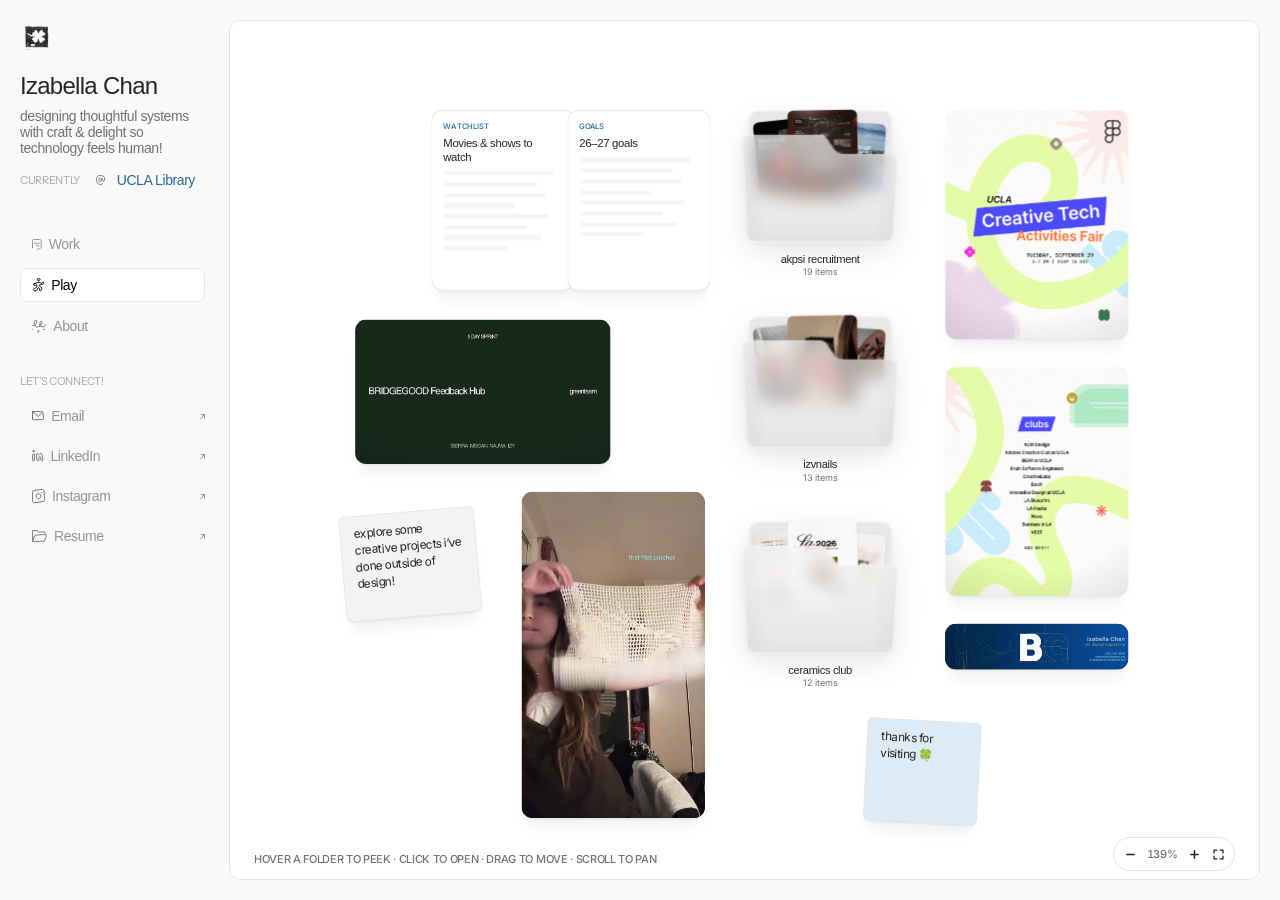
<file: play.html>
<!doctype html>
<html lang="en">
<head>
<meta charset="utf-8">
<meta name="viewport" content="width=device-width, initial-scale=1">
<title>izabella chan</title>
<meta name="description" content="Izabella Chan’s playground: creative projects outside of design.">
<link rel="preconnect" href="https://fonts.googleapis.com">
<link rel="preconnect" href="https://fonts.gstatic.com" crossorigin>
<link rel="stylesheet" href="https://fonts.googleapis.com/css2?family=Instrument+Sans:wght@400;500&amp;display=swap">
<!-- Play never shows the opening clover animation; arriving here counts as having seen it for this visit -->
<script>try{sessionStorage.setItem('izy-intro','1')}catch(e){}</script>
<link rel="stylesheet" href="assets/site.css">
<style>
/* Play page (Figma: portfolio › play) */
body.play{background:#f9f9f9}
.play-panel{flex:1 1 0;min-width:0;position:sticky;top:20px;height:calc(100vh - 40px);min-height:520px;overflow:hidden;background:var(--surface);border:1px solid var(--line);border-radius:var(--radius-md)}
.play-panel iframe{display:block;width:100%;height:100%;border:0}
.play .nav .item.is-current{color:#000}
.play .nav:not(.has-indicator) .item.is-current,.play .nav-indicator{border-color:#e8e8e8}
@media (max-width: 640px){
  .play-panel{position:relative;top:auto;flex:none;align-self:stretch;height:80vh;min-height:480px}
}
</style>
<script src="assets/cursor.js"></script>
<link rel="icon" href="/assets/favicon.png" type="image/png">
<link rel="apple-touch-icon" href="/assets/apple-touch-icon.png">
</head>
<body class="play">
<div class="page">

  <aside class="side">
    <a class="logo" href="./" aria-label="Home">
      <img src="assets/logo-stamp.png" alt="">
    </a>

    <div class="side-body">
      <div class="intro">
        <h1 class="name" style="margin:0">Izabella Chan</h1>
        <p class="tagline">designing thoughtful systems with craft &amp; delight so technology feels human!</p>
        <div class="currently">
          <span class="label">CURRENTLY</span>
          <span class="item">
            <span class="ic" style="width:8.704px;height:9.388px"><img src="assets/icons/at.svg" width="9.70445" height="10.3881" alt=""></span>
            UCLA Library
          </span>
        </div>
      </div>

      <nav class="nav" aria-label="Main">
        <a class="item" data-nav="work" href="./">
          <span class="ic" style="width:8.763px;height:9.791px"><svg width="9.76313" height="10.7912" viewBox="0 0 9.76313 10.7912" fill="none" aria-hidden="true"><path d="M0.5 1.3544C0.503291 1.3544 0.506582 1.3544 0.509922 2.57541C0.513263 3.79642 0.516554 6.23844 0.519945 8.75445" pathLength="1" stroke="currentColor" stroke-linecap="round" stroke-linejoin="round"/><path d="M1.40812 0.5L2.55858 0.502654C3.70247 0.505308 5.98684 0.510616 7.21189 0.530229C8.43694 0.549842 8.53343 0.5836 8.62555 0.640321C9.02772 0.887951 9.1346 1.38383 9.21154 2.34895C9.27525 3.14813 9.27935 4.58241 9.22722 5.78479C9.13456 7.92225 8.85641 8.96094 8.75244 9.12963C8.60781 9.28059 8.18558 9.51457 7.2783 9.83326C6.70859 9.99048 5.91699 10.1386 5.10139 10.2911" pathLength="1" stroke="currentColor" stroke-linecap="round" stroke-linejoin="round"/><path d="M2.59578 4.2663H7.22709" pathLength="1" stroke="currentColor" stroke-linecap="round" stroke-linejoin="round"/><path d="M4.4384 6.7182H6.85265" pathLength="1" stroke="currentColor" stroke-linecap="round" stroke-linejoin="round"/></svg></span>
          Work
        </a>
        <a class="item is-current" data-nav="play" href="/play" aria-current="page">
          <span class="ic" style="width:10.246px;height:12.369px"><svg width="11.2458" height="13.369" viewBox="0 0 11.2458 13.369" fill="none" aria-hidden="true"><path d="M0.857808 5.92934C1.40768 5.71686 2.59747 5.2598 3.19748 5.13361C3.55367 5.0587 4.23539 4.75041 5.03087 4.42128C5.78148 4.11071 6.58673 4.27732 6.86494 4.41269C7.27079 4.61017 7.68733 5.11581 8.0259 5.24781C8.51152 5.43715 9.40923 4.69866 9.96872 4.45125C10.1354 4.37753 10.2922 4.40162 10.429 4.42264L10.4332 4.42328C10.5036 4.43411 10.5662 4.48521 10.6146 4.53848C10.8837 4.83456 10.6795 5.50605 10.5293 5.80199C10.3226 6.20921 9.73885 6.43572 8.37298 6.65322C7.47216 6.79666 6.91957 6.73572 6.76361 6.82864C6.5453 6.95871 6.40334 7.13522 6.32142 7.25123C6.13781 7.51125 6.25514 7.83984 6.33112 7.97074C6.70553 8.61572 8.04505 8.80691 8.33883 9.15878C8.7539 9.65592 8.72812 10.9057 8.67544 11.4829C8.63569 11.9183 8.20849 12.3979 7.93061 12.6564C7.6496 12.9178 7.23781 12.8738 7.03876 12.852C6.70812 12.8158 6.57673 12.125 6.46012 10.9903C6.41469 10.5482 6.23402 10.2758 5.9141 9.90971C5.76189 9.73552 5.58803 9.67612 5.45577 9.65592C5.32094 9.63533 5.19974 9.69875 5.08558 9.79776C4.70633 10.1267 4.21772 11.2812 3.69209 12.1401C3.54291 12.3838 3.33324 12.5038 3.17394 12.6094C2.74842 12.8916 1.48245 12.8136 0.943587 12.7503C0.654681 12.7163 0.577597 12.1411 0.509395 11.6129C0.46996 11.3075 0.559799 11.0591 0.681555 10.9055C1.02152 10.4769 2.19512 10.2569 2.70324 10.0662C3.11098 9.91316 3.57258 8.99319 3.83858 8.38708C4.04203 7.92351 4.03924 7.42475 4.02261 7.15852C4.01635 7.05829 3.93195 7.04272 3.85879 7.03293C3.51266 6.98661 1.92714 7.22742 1.0148 7.19743C0.698781 7.18703 0.633698 6.60347 0.620574 6.09663C0.617772 5.98842 0.684779 5.93233 0.734684 5.89055L0.735864 5.88956C0.785885 5.84768 0.840526 5.82385 0.921974 5.80893C1.00342 5.79401 1.11002 5.78872 1.21985 5.78327" pathLength="1" stroke="currentColor" stroke-linecap="round" stroke-linejoin="round"/><path d="M6.9463 1.1947C6.90582 1.10908 6.68738 0.845914 6.33871 0.648587C5.7731 0.328484 4.77512 0.595433 4.44405 0.797062C4.30599 0.881143 4.25885 1.07937 4.22649 1.30022C4.16489 1.7206 4.42091 2.06193 4.65685 2.30126C4.9097 2.55776 5.40018 2.64179 5.8915 2.64701C6.10323 2.64926 6.259 2.5556 6.39255 2.44725C6.6901 2.04288 6.87817 1.65435 6.90417 1.50122C6.91301 1.425 6.91301 1.35181 6.8792 1.23926" pathLength="1" stroke="currentColor" stroke-linecap="round" stroke-linejoin="round"/></svg></span>
          Play
        </a>
        <a class="item" data-nav="about" href="/about">
          <span class="ic" style="width:13.251px;height:11.823px"><svg width="14.2514" height="12.8232" viewBox="0 0 14.2514 12.8232" fill="none" aria-hidden="true"><path d="M0.5 5.62379C0.975428 5.62332 1.89582 5.54895 2.63547 5.2649" pathLength="1" stroke="currentColor" stroke-linecap="round" stroke-linejoin="round"/><path d="M2.63547 5.2649C2.89551 5.16503 3.13321 5.03925 3.32138 4.88165C4.17686 4.16516 4.58113 2.96729 4.86437 2.12396C5.07364 1.50083 4.94675 0.998223 4.78062 0.696345C4.61966 0.403862 4.0791 0.496185 3.55765 0.603515C2.9262 0.733489 2.54609 1.5098 2.2794 2.09225C1.97174 2.76419 2.13541 3.69004 2.41175 4.70102C2.46791 4.90648 2.54412 5.09366 2.63547 5.2649Z" pathLength="1" stroke="currentColor" stroke-linecap="round" stroke-linejoin="round"/><path d="M2.63547 5.2649C3.01381 5.97412 3.6519 6.40992 4.20105 6.73848C4.85861 7.13189 5.75393 6.9488 6.71951 6.69175C7.2482 6.55101 7.69852 6.20827 8.09339 5.77468" pathLength="1" stroke="currentColor" stroke-linecap="round" stroke-linejoin="round"/><path d="M8.09339 5.77468C8.61849 5.19807 9.04556 4.46079 9.42852 3.82418C9.89596 3.04714 9.88336 2.12394 9.69144 1.5309C9.61136 1.28345 9.22378 1.41188 9.05243 1.4435C8.65357 1.51712 8.33606 2.00425 8.03216 2.51801C7.72323 3.04028 7.78025 4.40053 7.90012 5.34486C7.92092 5.50877 7.99076 5.64986 8.09339 5.77468Z" pathLength="1" stroke="currentColor" stroke-linecap="round" stroke-linejoin="round"/><path d="M8.09339 5.77468C8.33758 6.07169 8.76743 6.27653 9.16407 6.47716C9.80393 6.8008 10.9914 6.79564 11.8606 6.71479C12.4057 6.43626 12.8713 6.01315 13.514 5.17956C13.6432 4.99651 13.6964 4.90493 13.7513 4.81058" pathLength="1" stroke="currentColor" stroke-linecap="round" stroke-linejoin="round"/><path d="M0.996806 9.86932C1.0001 9.8726 1.00338 9.87589 1.03267 9.83753C1.06195 9.79917 1.11713 9.71905 1.11134 9.64584C1.10554 9.57263 1.0371 9.50875 0.882332 9.44293" pathLength="1" stroke="currentColor" stroke-linecap="round" stroke-linejoin="round"/><path d="M11.8393 9.3561C11.8364 9.3561 11.8505 9.34088 11.878 9.30942" pathLength="1" stroke="currentColor" stroke-linecap="round" stroke-linejoin="round"/><path d="M11.878 9.30942C11.9078 9.27528 11.9533 9.22199 12.0097 9.14828C12.0607 9.08162 12.0466 8.99033 12.0171 8.98282C11.9876 8.97531 11.9285 9.04535 11.8981 9.12302C11.8745 9.18315 11.8692 9.24658 11.878 9.30942Z" pathLength="1" stroke="currentColor" stroke-linecap="round" stroke-linejoin="round"/><path d="M11.878 9.30942C11.8806 9.32777 11.8844 9.34606 11.8892 9.3642C11.9108 9.44452 11.954 9.51944 12.031 9.6053" pathLength="1" stroke="currentColor" stroke-linecap="round" stroke-linejoin="round"/><path d="M7.16035 10.8647C6.72892 10.8647 5.79432 10.8906 5.71426 10.9872C5.37531 11.3962 5.67598 12.0053 5.768 12.0817C5.89532 12.1501 6.10395 12.2243 6.33709 12.2894C6.436 12.3131 6.49551 12.3181 6.55683 12.3232" pathLength="1" stroke="currentColor" stroke-linecap="round" stroke-linejoin="round"/></svg></span>
          About
        </a>
      </nav>

      <div class="connect">
        <p class="label">LET’S CONNECT!</p>
        <div class="connect-list">
          <a class="connect-row" href="mailto:izabellachan@g.ucla.edu">
            <span class="item"><span class="ic" style="width:11.139px;height:8.27px"><svg width="12.1385" height="9.27039" viewBox="0 0 12.1385 9.27039" fill="none" aria-hidden="true"><path d="M0.718544 8.50859C0.824682 8.64466 0.894358 8.67642 0.979789 8.70458C1.16343 8.75659 1.5035 8.78043 3.52072 8.76645C5.17199 8.7237 8.25943 8.62695 9.85917 8.55512C11.4589 8.48329 11.5677 8.43775 11.6139 8.09541C11.66 7.75307 11.6441 7.13273 11.5448 6.13857C11.4455 5.14441 11.3043 3.80951 11.1099 2.92333C10.8162 1.58458 10.6485 0.903905 10.4066 0.658936C10.3438 0.595322 10.2612 0.534245 8.58195 0.511712C6.90452 0.489202 3.73 0.504682 2.13508 0.512459L0.523396 0.520253" pathLength="1" stroke="currentColor" stroke-linecap="round" stroke-linejoin="round"/><path d="M0.868023 1.05951C0.914369 1.07168 1.18734 1.20135 2.10724 1.93131C2.87138 2.53766 4.178 3.6982 4.87657 4.29936C5.60821 4.92898 5.88941 5.13004 6.2895 5.38508C6.4377 5.47955 6.512 5.43673 7.10725 4.74829C7.70249 4.05985 8.82601 2.71014 9.41929 1.99829C10.0126 1.28645 10.0416 1.25338 10.0693 1.22029C10.097 1.18721 10.1226 1.15511 10.1801 1.06326" pathLength="1" stroke="currentColor" stroke-linecap="round" stroke-linejoin="round"/><path d="M0.5 1.00708L0.525467 8.16359" pathLength="1" stroke="currentColor" stroke-linecap="round" stroke-linejoin="round"/></svg></span>Email</span>
            <span class="ic" style="width:4.385px;height:4.063px"><svg width="5.38465" height="5.06286" viewBox="0 0 5.38465 5.06286" fill="none" aria-hidden="true"><path d="M0.500057 4.5628C0.507066 4.5521 0.514075 4.5414 1.17169 3.88232C1.82931 3.22323 3.13732 1.91608 4.61986 0.552552" pathLength="1" stroke="currentColor" stroke-linecap="round" stroke-linejoin="round"/><path d="M1.43834 0.633406C2.36405 0.631316 4.47282 0.559193 4.81115 0.500001C4.99651 0.595994 4.81427 1.68064 4.45537 3.23496C4.33318 3.79459 4.33269 3.88903 4.33218 3.98633" pathLength="1" stroke="currentColor" stroke-linecap="round" stroke-linejoin="round"/></svg></span>
          </a>
          <a class="connect-row" href="https://www.linkedin.com/in/izabellachan" target="_blank" rel="noopener noreferrer">
            <span class="item"><span class="ic" style="width:10.441px;height:10.633px"><svg width="11.4406" height="11.6325" viewBox="0 0 11.4406 11.6325" fill="none" aria-hidden="true"><path d="M2.08725 4.2381C2.08101 4.2381 1.5866 4.2381 0.836664 4.28072C0.574858 4.2956 0.566514 4.40857 0.546646 5.27849C0.526778 6.14841 0.498796 7.80043 0.50004 8.78094C0.502122 10.4219 0.666528 10.7674 0.794638 10.9033C1.20083 11.3342 1.80242 11.0323 2.00651 10.9981C2.13687 10.867 2.30153 9.87986 2.48535 7.95265C2.55176 6.92001 2.5636 5.77641 2.46034 4.43639" pathLength="1" stroke="currentColor" stroke-linecap="round" stroke-linejoin="round"/><path d="M1.56903 0.5C1.55999 0.5 1.3925 0.5 1.11252 0.531856C0.991908 0.545581 0.928873 0.627426 0.879274 0.703082C0.780479 0.853776 0.763955 1.15156 0.792047 1.48616C0.810852 1.71016 1.04817 1.79931 1.22548 1.87083C1.39 1.93717 1.61995 1.92943 1.8697 1.90328C2.26474 1.86192 2.45419 1.36665 2.57879 0.995163C2.60605 0.913907 2.55244 0.827781 2.50111 0.765468C2.44979 0.703154 2.37564 0.662687 2.2952 0.631563C2.21475 0.600439 2.13027 0.579883 1.95843 0.521525" pathLength="1" stroke="currentColor" stroke-linecap="round" stroke-linejoin="round"/><path d="M4.58607 4.33459C4.5894 4.33793 4.59274 4.34127 4.60339 5.24385C4.61404 6.14643 4.63191 7.94815 4.65521 8.95665C4.68224 10.1267 4.77235 10.3743 4.86993 10.522C5.01518 10.6314 5.19779 10.6927 5.48245 10.7162C5.67133 10.7242 5.9504 10.7242 6.26206 10.715" pathLength="1" stroke="currentColor" stroke-linecap="round" stroke-linejoin="round"/><path d="M4.77389 3.93775C4.88027 3.92111 5.25423 3.82151 5.5786 3.76801C5.71257 3.74591 5.94124 3.76102 6.08019 3.76951C6.26494 3.78079 6.32063 4.24767 6.54139 4.70125C6.8563 5.34826 7.762 3.77593 8.0961 3.53768C8.45263 3.28343 8.72537 3.26545 9.04554 3.2726C9.299 3.27827 9.40311 3.56391 9.61156 4.00605C9.76499 4.33151 9.95864 4.8874 10.1837 5.69801C10.4088 6.50862 10.6451 7.56355 10.7794 8.36084C10.9979 9.65728 10.9475 10.2282 10.8963 10.3067C10.7293 10.5627 10.1774 10.6354 9.71392 10.6546C9.61765 10.6586 9.55904 10.6144 9.50538 10.573C9.39604 10.4888 9.24209 10.1754 9.05006 9.74809C8.92395 9.46746 8.83663 8.76826 8.7233 7.85609C8.6603 7.34906 8.56367 7.17473 8.35265 6.87832C8.23283 6.71002 8.084 6.61934 7.98039 6.55715C7.88588 6.50043 7.74782 6.50073 7.60907 6.51029C7.30191 6.53145 7.09797 7.16598 6.93108 7.99777C6.86958 8.48345 6.77853 9.32561 6.72526 9.79074C6.67199 10.2559 6.65926 10.3184 6.63022 10.3907" pathLength="1" stroke="currentColor" stroke-linecap="round" stroke-linejoin="round"/></svg></span>LinkedIn</span>
            <span class="ic" style="width:4.385px;height:4.063px"><svg width="5.38465" height="5.06286" viewBox="0 0 5.38465 5.06286" fill="none" aria-hidden="true"><path d="M0.500057 4.5628C0.507066 4.5521 0.514075 4.5414 1.17169 3.88232C1.82931 3.22323 3.13732 1.91608 4.61986 0.552552" pathLength="1" stroke="currentColor" stroke-linecap="round" stroke-linejoin="round"/><path d="M1.43834 0.633406C2.36405 0.631316 4.47282 0.559193 4.81115 0.500001C4.99651 0.595994 4.81427 1.68064 4.45537 3.23496C4.33318 3.79459 4.33269 3.88903 4.33218 3.98633" pathLength="1" stroke="currentColor" stroke-linecap="round" stroke-linejoin="round"/></svg></span>
          </a>
          <a class="connect-row" href="https://www.instagram.com/izaystudio/" target="_blank" rel="noopener noreferrer">
            <span class="item"><span class="ic" style="width:12px;height:13px"><svg width="13.0002" height="14" viewBox="0 0 13.0002 14" fill="none" aria-hidden="true"><path d="M0.5 11.9997C0.504049 12.0039 0.508098 12.0081 0.512209 10.3243C0.516319 8.64059 0.520368 5.26882 0.569214 3.51163C0.61806 1.75444 0.711581 1.71402 0.853474 1.69171C0.995368 1.66941 1.1828 1.66645 2.48565 1.46528C3.7885 1.2641 6.20109 0.864789 7.76206 0.656532C9.95068 0.364536 10.8629 0.535289 11.2989 0.73098C11.63 0.87959 11.8039 1.18814 11.9384 1.51357C12.0045 1.67343 12.0444 1.83161 12.144 3.41409C12.2435 4.99656 12.396 8.00086 12.4672 9.61124C12.5439 11.3463 12.4748 11.6417 12.3765 11.943C12.3297 12.0865 12.2178 12.1807 11.0302 12.4274C9.84259 12.6742 7.56441 13.0629 5.90563 13.2723C3.28685 13.6029 2.17658 13.4956 1.89221 13.4281C1.44288 13.3203 1.07749 13.198 0.899954 13.0513C0.814636 12.9611 0.73901 12.839 0.597764 12.6151" pathLength="1" stroke="currentColor" stroke-linecap="round" stroke-linejoin="round"/><path d="M8.37228 5.70687C8.2696 5.61285 7.90936 5.29856 7.5799 5.10842C7.47735 5.04923 7.1097 4.9879 6.43653 4.90009C5.70254 4.80434 5.25051 4.88208 5.15257 4.92492C4.78505 5.08568 4.45798 5.8461 4.21705 6.69335C3.89815 7.81475 4.20161 8.15914 4.56671 8.8176C4.84763 9.32425 5.45635 9.63668 6.01828 9.85323C6.44815 10.0189 6.91766 9.8758 7.29249 9.6969C7.75869 9.4744 8.19247 8.80256 8.51653 8.1309C8.7667 7.61239 8.75888 6.96795 8.74693 6.52132C8.70263 6.28628 8.58332 6.07866 8.432 5.84773C8.36882 5.75998 8.33327 5.732 8.29664 5.70316" pathLength="1" stroke="currentColor" stroke-linecap="round" stroke-linejoin="round"/><path d="M9.53135 3.32538C9.52861 3.32538 9.51102 3.46346 9.50071 3.69048C9.49667 3.77953 9.53505 3.81508 9.58919 3.83796C9.64333 3.86084 9.72229 3.86989 9.77934 3.86433C9.83638 3.85878 9.86911 3.83835 9.88926 3.8105C9.90941 3.78264 9.91598 3.74796 9.91937 3.69329C9.92275 3.63862 9.92275 3.56499 9.92275 3.48913" pathLength="1" stroke="currentColor" stroke-linecap="round" stroke-linejoin="round"/></svg></span>Instagram</span>
            <span class="ic" style="width:4.385px;height:4.063px"><svg width="5.38465" height="5.06286" viewBox="0 0 5.38465 5.06286" fill="none" aria-hidden="true"><path d="M0.500057 4.5628C0.507066 4.5521 0.514075 4.5414 1.17169 3.88232C1.82931 3.22323 3.13732 1.91608 4.61986 0.552552" pathLength="1" stroke="currentColor" stroke-linecap="round" stroke-linejoin="round"/><path d="M1.43834 0.633406C2.36405 0.631316 4.47282 0.559193 4.81115 0.500001C4.99651 0.595994 4.81427 1.68064 4.45537 3.23496C4.33318 3.79459 4.33269 3.88903 4.33218 3.98633" pathLength="1" stroke="currentColor" stroke-linecap="round" stroke-linejoin="round"/></svg></span>
          </a>
          <a class="connect-row" href="https://drive.google.com/file/d/1l2SmUD0-SqyiNKVyBRjGTpqjxh1oQIVG/view" target="_blank" rel="noopener noreferrer">
            <span class="item"><span class="ic" style="width:14px;height:11px"><svg width="15" height="12" viewBox="0 0 15 12" fill="none" aria-hidden="true"><path d="M0.994135 0.607558H1.64695C2.28733 0.607558 3.5617 0.607558 4.25445 0.605679C4.94721 0.6038 5.01974 0.600042 5.07456 0.609253C5.12938 0.618464 5.1643 0.640758 5.4076 0.879244C5.6509 1.11773 6.10152 1.57173 6.56992 1.81344C7.03832 2.05514 7.51084 2.07078 8.39676 2.04974C9.28268 2.0287 10.5677 1.9705 11.3304 1.95083C12.2944 1.92596 12.5413 1.98526 12.6224 2.01535C12.7112 2.0483 12.7825 2.12141 12.8368 2.21532C12.8985 2.32196 12.9154 2.47141 12.9298 2.74994C12.9146 3.82561 12.8624 4.32967 12.8431 4.42564C12.8271 4.44513 12.7986 4.40532 12.7693 4.3643" pathLength="1" stroke="currentColor" stroke-linecap="round" stroke-linejoin="round"/><path d="M0.873649 0.5C0.873649 0.503047 0.773241 0.50614 0.600862 0.535643C0.525501 0.548541 0.488398 0.618011 0.503232 2.2839C0.518066 3.94978 0.589453 7.22552 0.619327 9.00229C0.649147 10.7759 0.635448 10.957 0.626782 11.0716L0.626551 11.0746C0.618024 11.1874 0.614632 11.2322 0.568413 11.2819" pathLength="1" stroke="currentColor" stroke-linecap="round" stroke-linejoin="round"/><path d="M0.764517 11.0807C0.764517 11.0482 0.776445 10.9727 1.02372 10.2013C1.25295 9.48606 1.71745 8.12351 2.09326 7.16221C2.46907 6.20092 2.7484 5.68471 2.91275 5.41202C3.0771 5.13934 3.11801 5.12583 3.29227 5.11794C3.46654 5.11004 3.77293 5.10816 5.09944 5.01284C6.42595 4.91751 8.76331 4.7288 10.4025 4.65327C12.0418 4.57774 12.912 4.62111 13.3799 4.6499C14.0428 4.6907 14.3077 4.87673 14.3926 4.92055C14.6052 5.03021 14.4725 5.5438 14.2525 6.22474C14.052 6.84529 13.6332 8.00864 13.2556 8.93977C12.8779 9.87089 12.5443 10.5306 12.3561 10.8973C12.1679 11.2641 12.1351 11.318 12.1018 11.3577C12.0684 11.3974 12.0355 11.4212 11.9484 11.3932" pathLength="1" stroke="currentColor" stroke-linecap="round" stroke-linejoin="round"/><path d="M0.650675 11.5C0.658216 11.5 0.665757 11.5 2.20894 11.4786C3.75213 11.4572 6.83073 11.4144 8.65426 11.3851C10.4778 11.3557 10.953 11.3412 11.2337 11.3444C11.5863 11.3689 11.7142 11.3909 11.7804 11.3714C11.7929 11.3518 11.7625 11.3126 11.7311 11.2722" pathLength="1" stroke="currentColor" stroke-linecap="round" stroke-linejoin="round"/></svg></span>Resume</span>
            <span class="ic" style="width:4.385px;height:4.063px"><svg width="5.38465" height="5.06286" viewBox="0 0 5.38465 5.06286" fill="none" aria-hidden="true"><path d="M0.500057 4.5628C0.507066 4.5521 0.514075 4.5414 1.17169 3.88232C1.82931 3.22323 3.13732 1.91608 4.61986 0.552552" pathLength="1" stroke="currentColor" stroke-linecap="round" stroke-linejoin="round"/><path d="M1.43834 0.633406C2.36405 0.631316 4.47282 0.559193 4.81115 0.500001C4.99651 0.595994 4.81427 1.68064 4.45537 3.23496C4.33318 3.79459 4.33269 3.88903 4.33218 3.98633" pathLength="1" stroke="currentColor" stroke-linecap="round" stroke-linejoin="round"/></svg></span>
          </a>
        </div>
      </div>
    </div>
  </aside>

  <main class="play-panel" aria-label="Playground">
    <iframe src="playground/?embed" title="Playground: creative projects outside of design" loading="eager"></iframe>
  </main>

</div>
<script src="assets/site.js"></script>
</body>
</html>
</file>
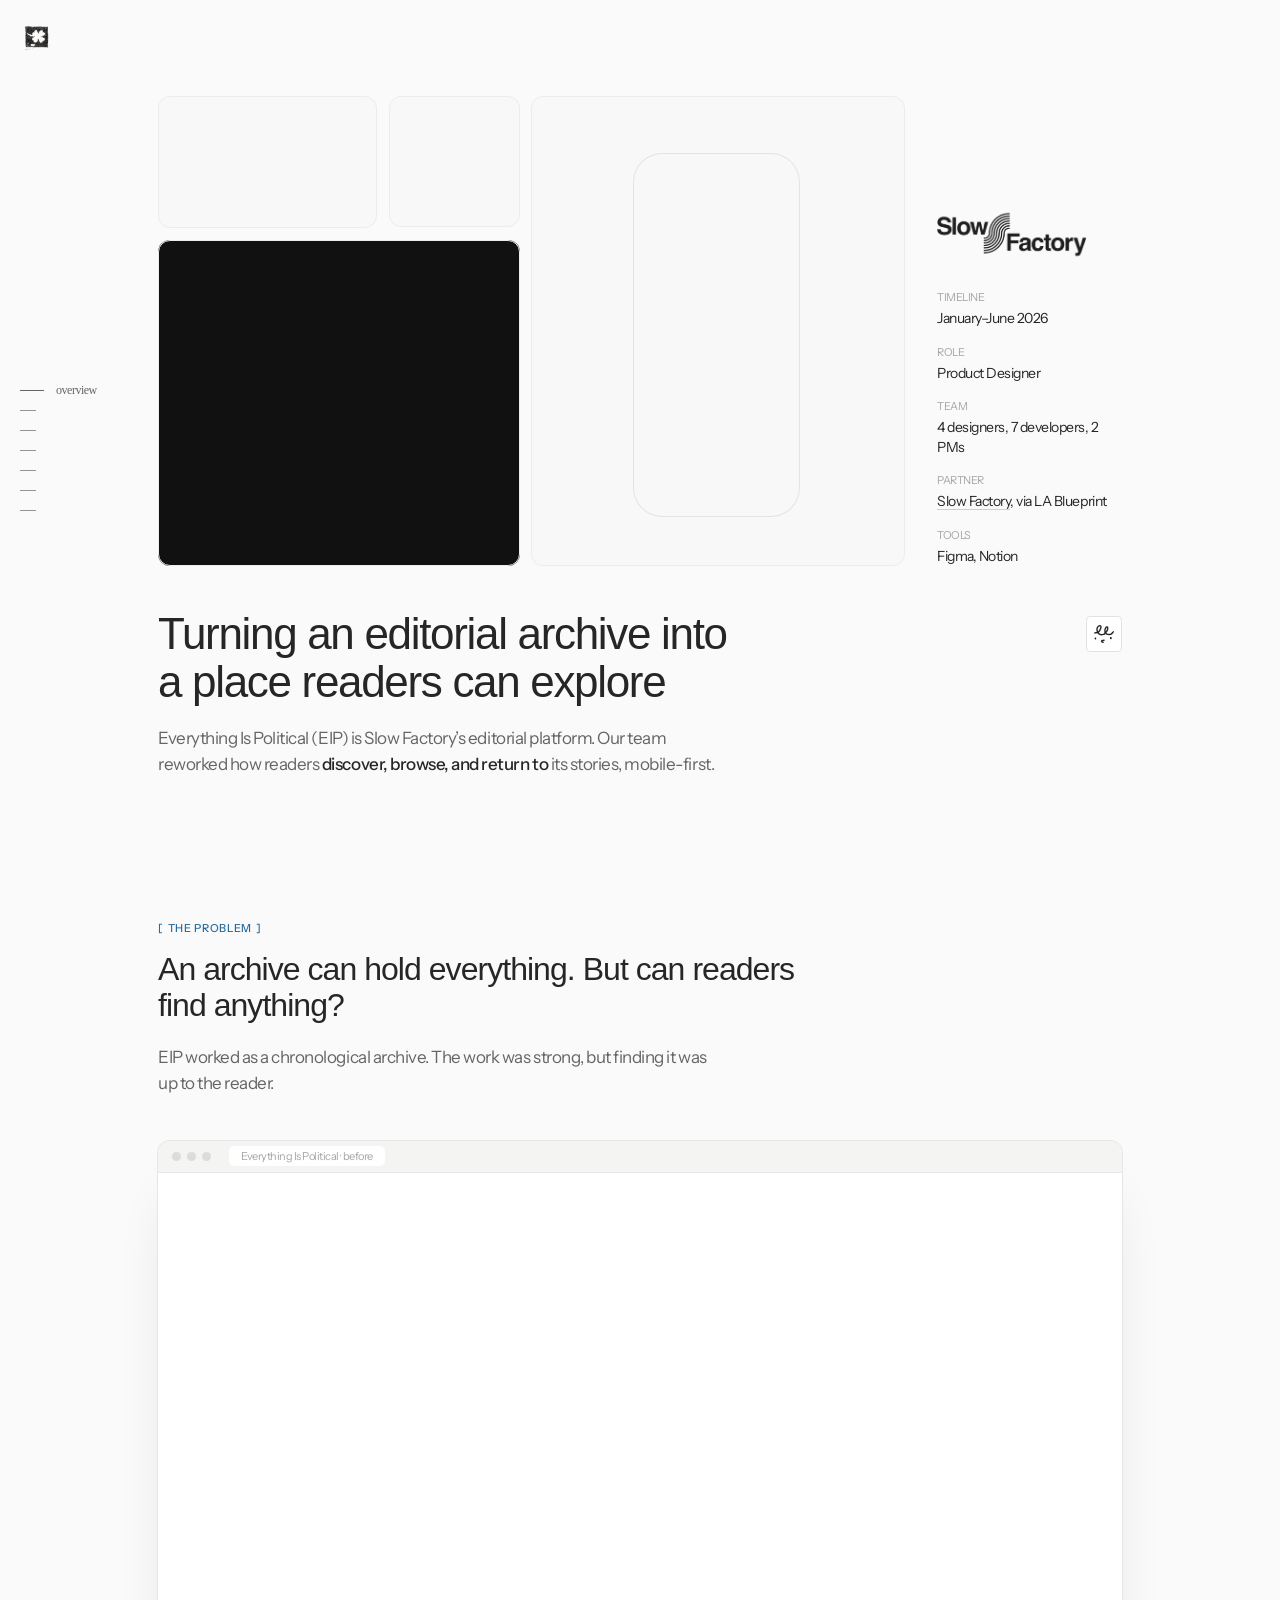
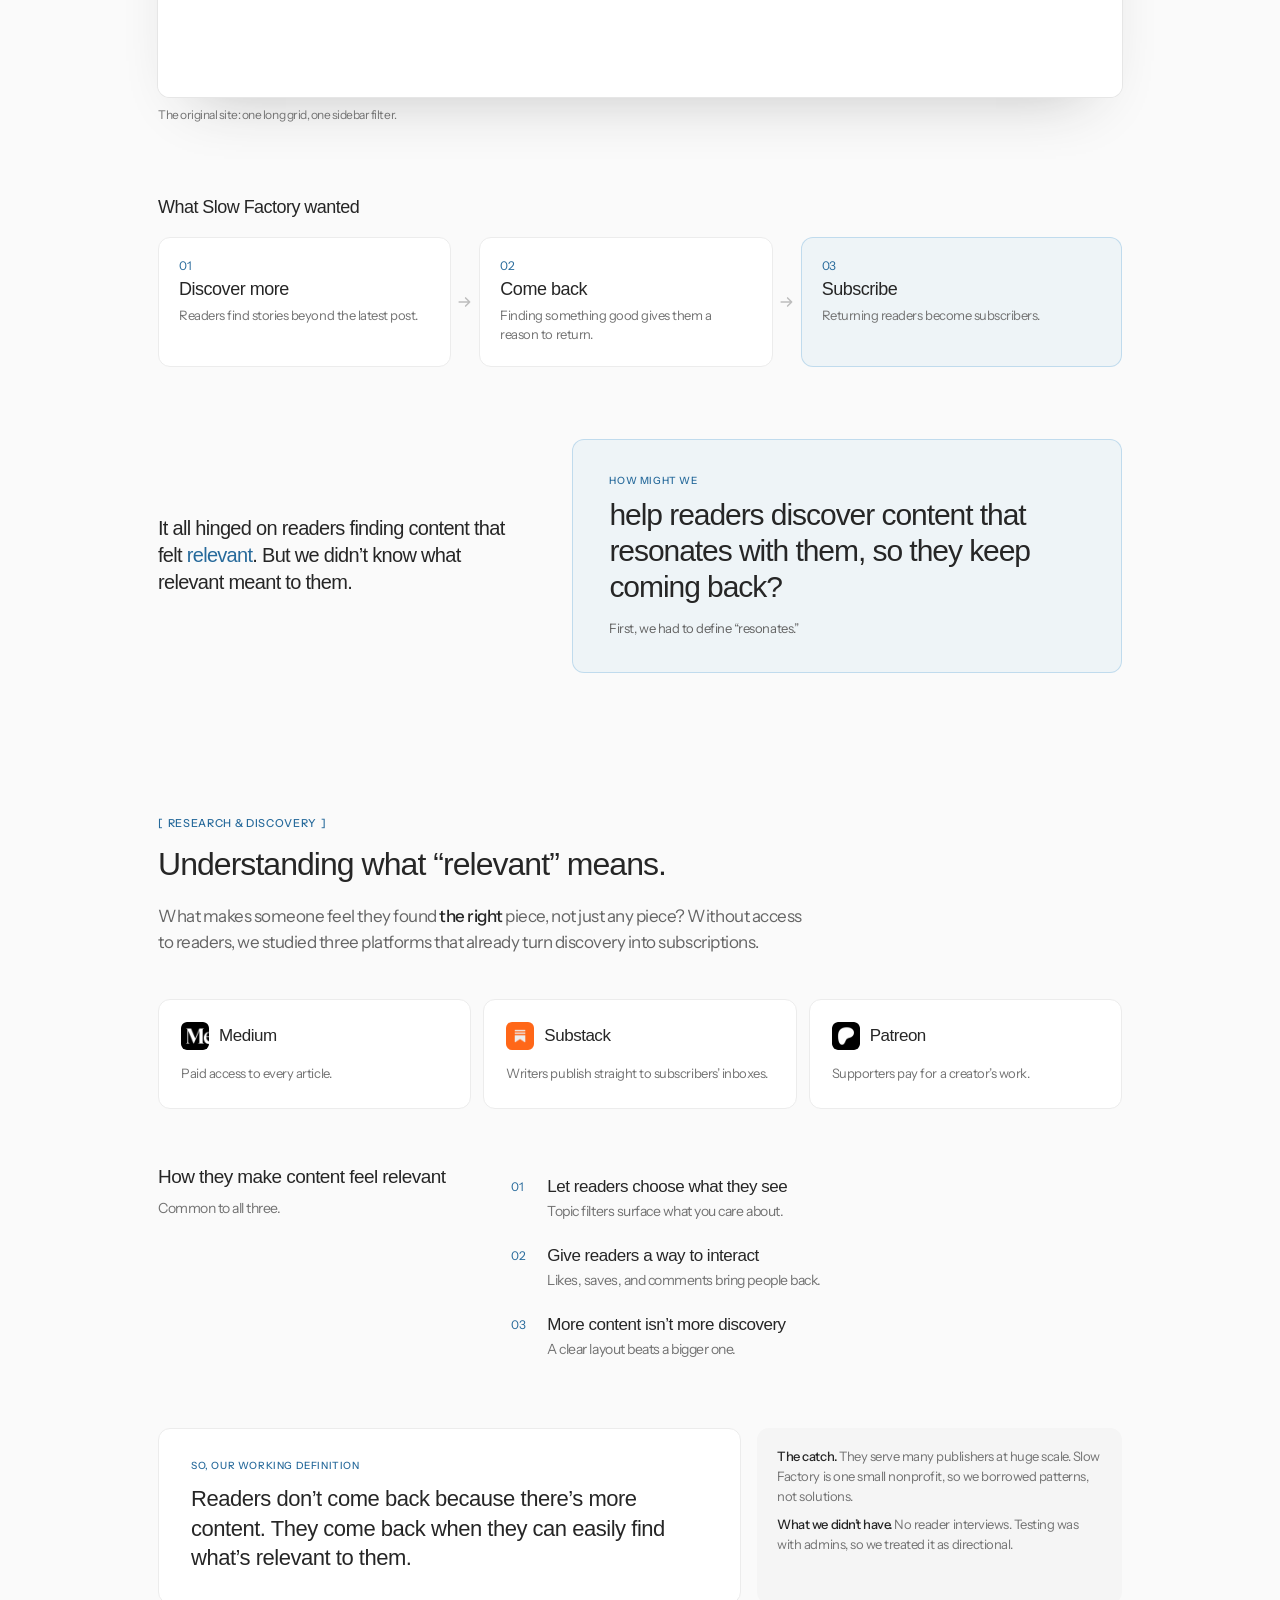
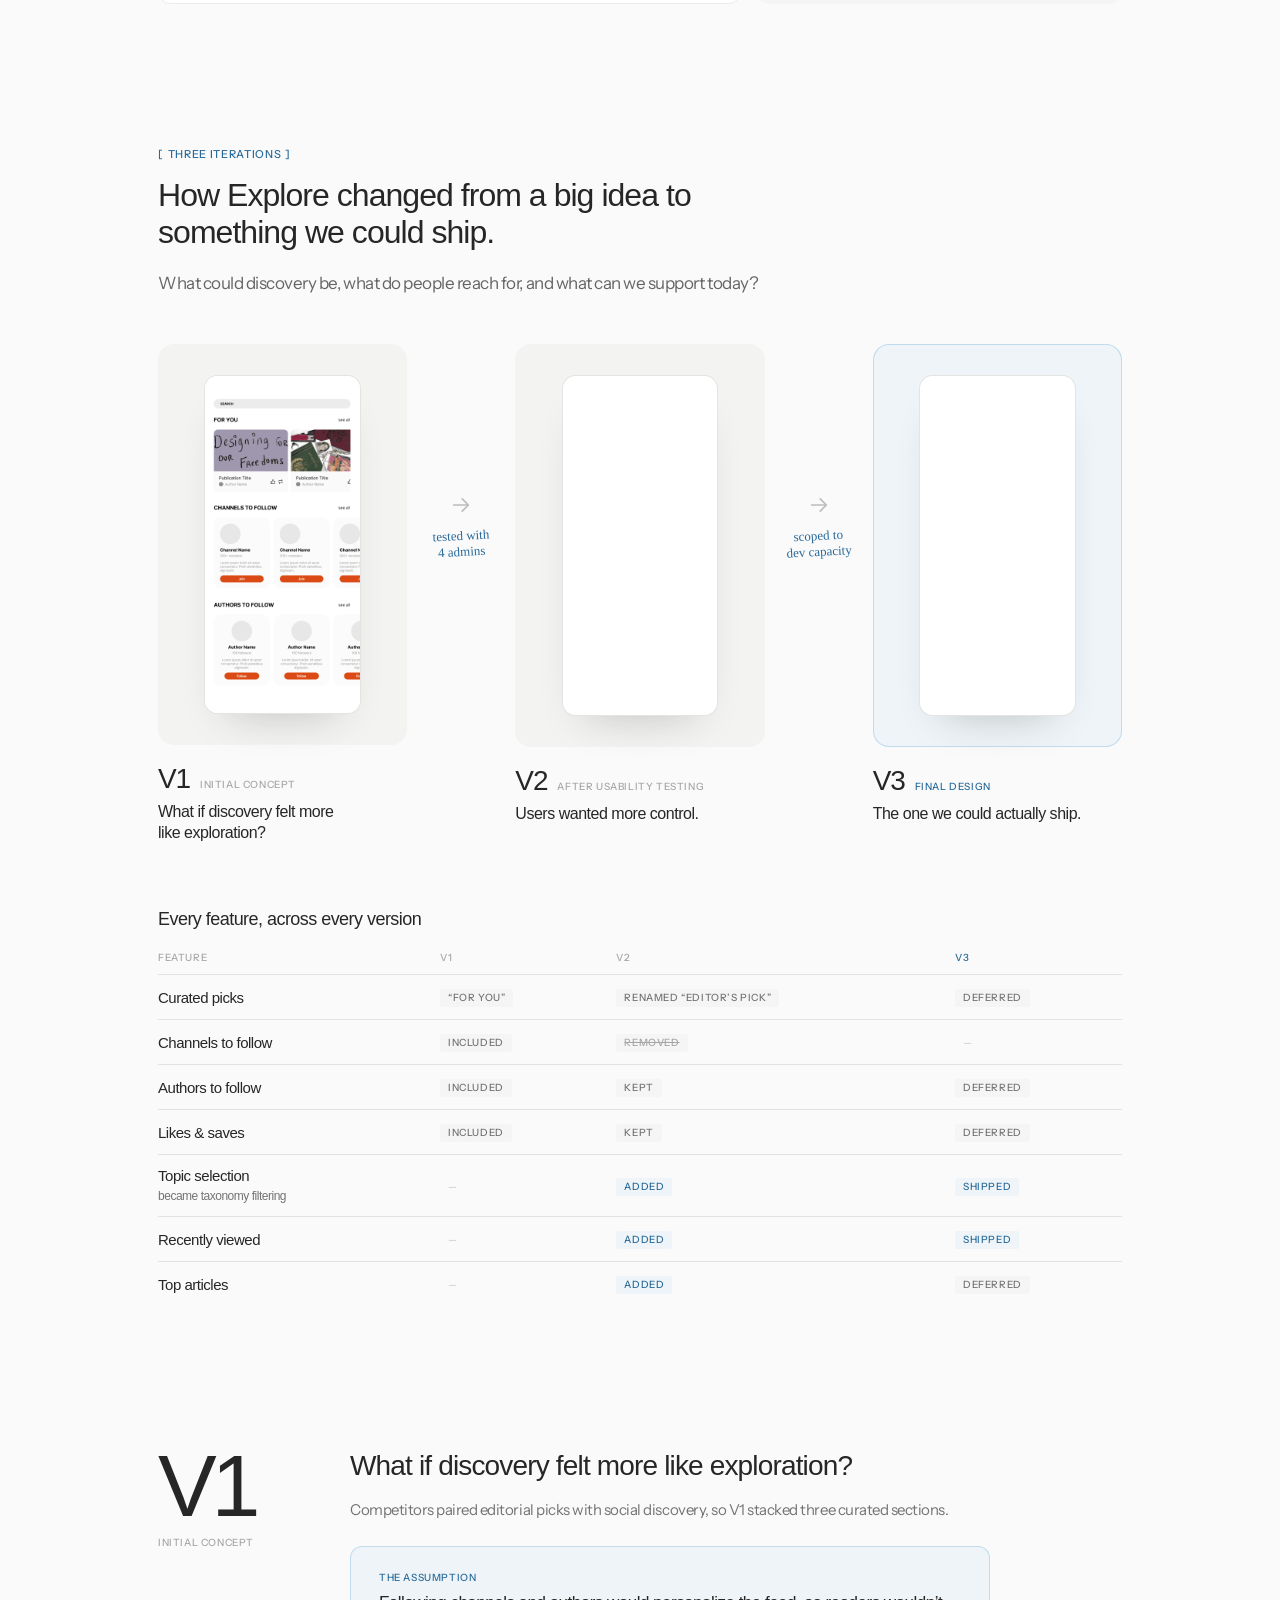
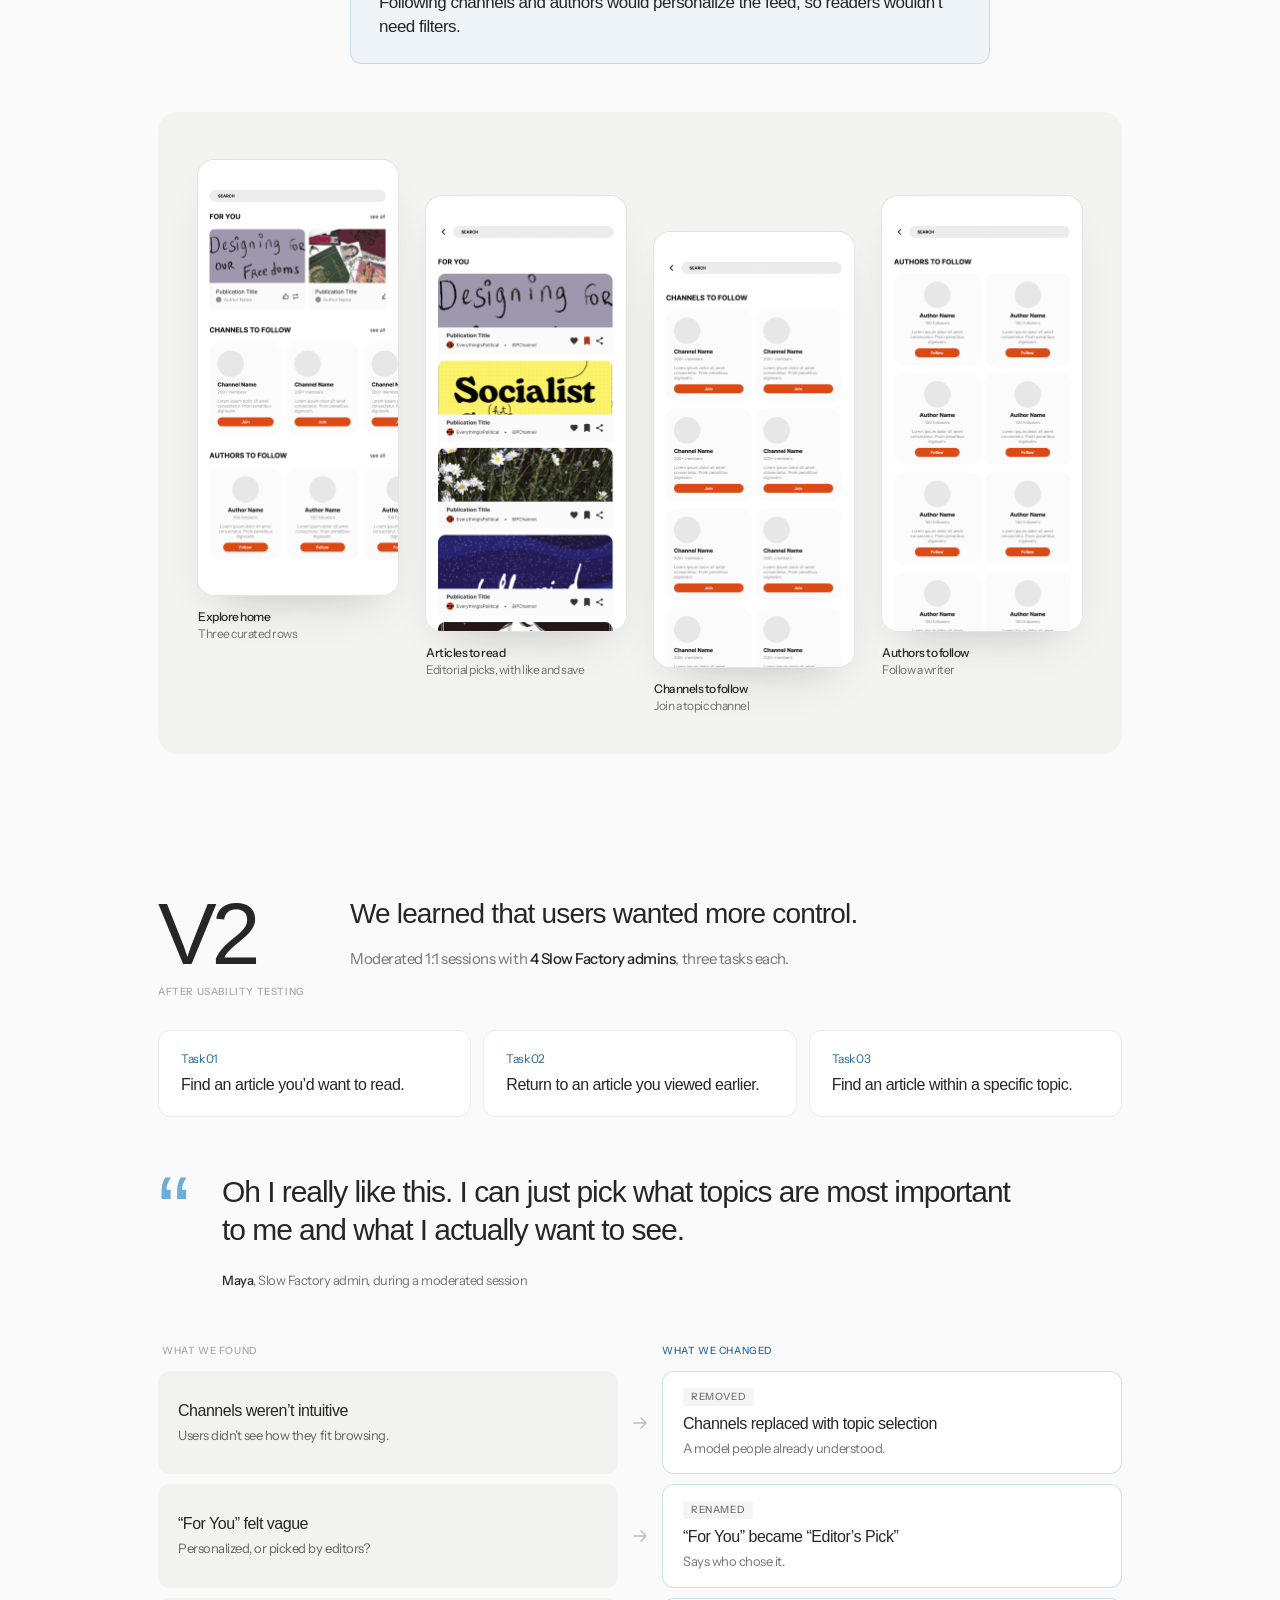
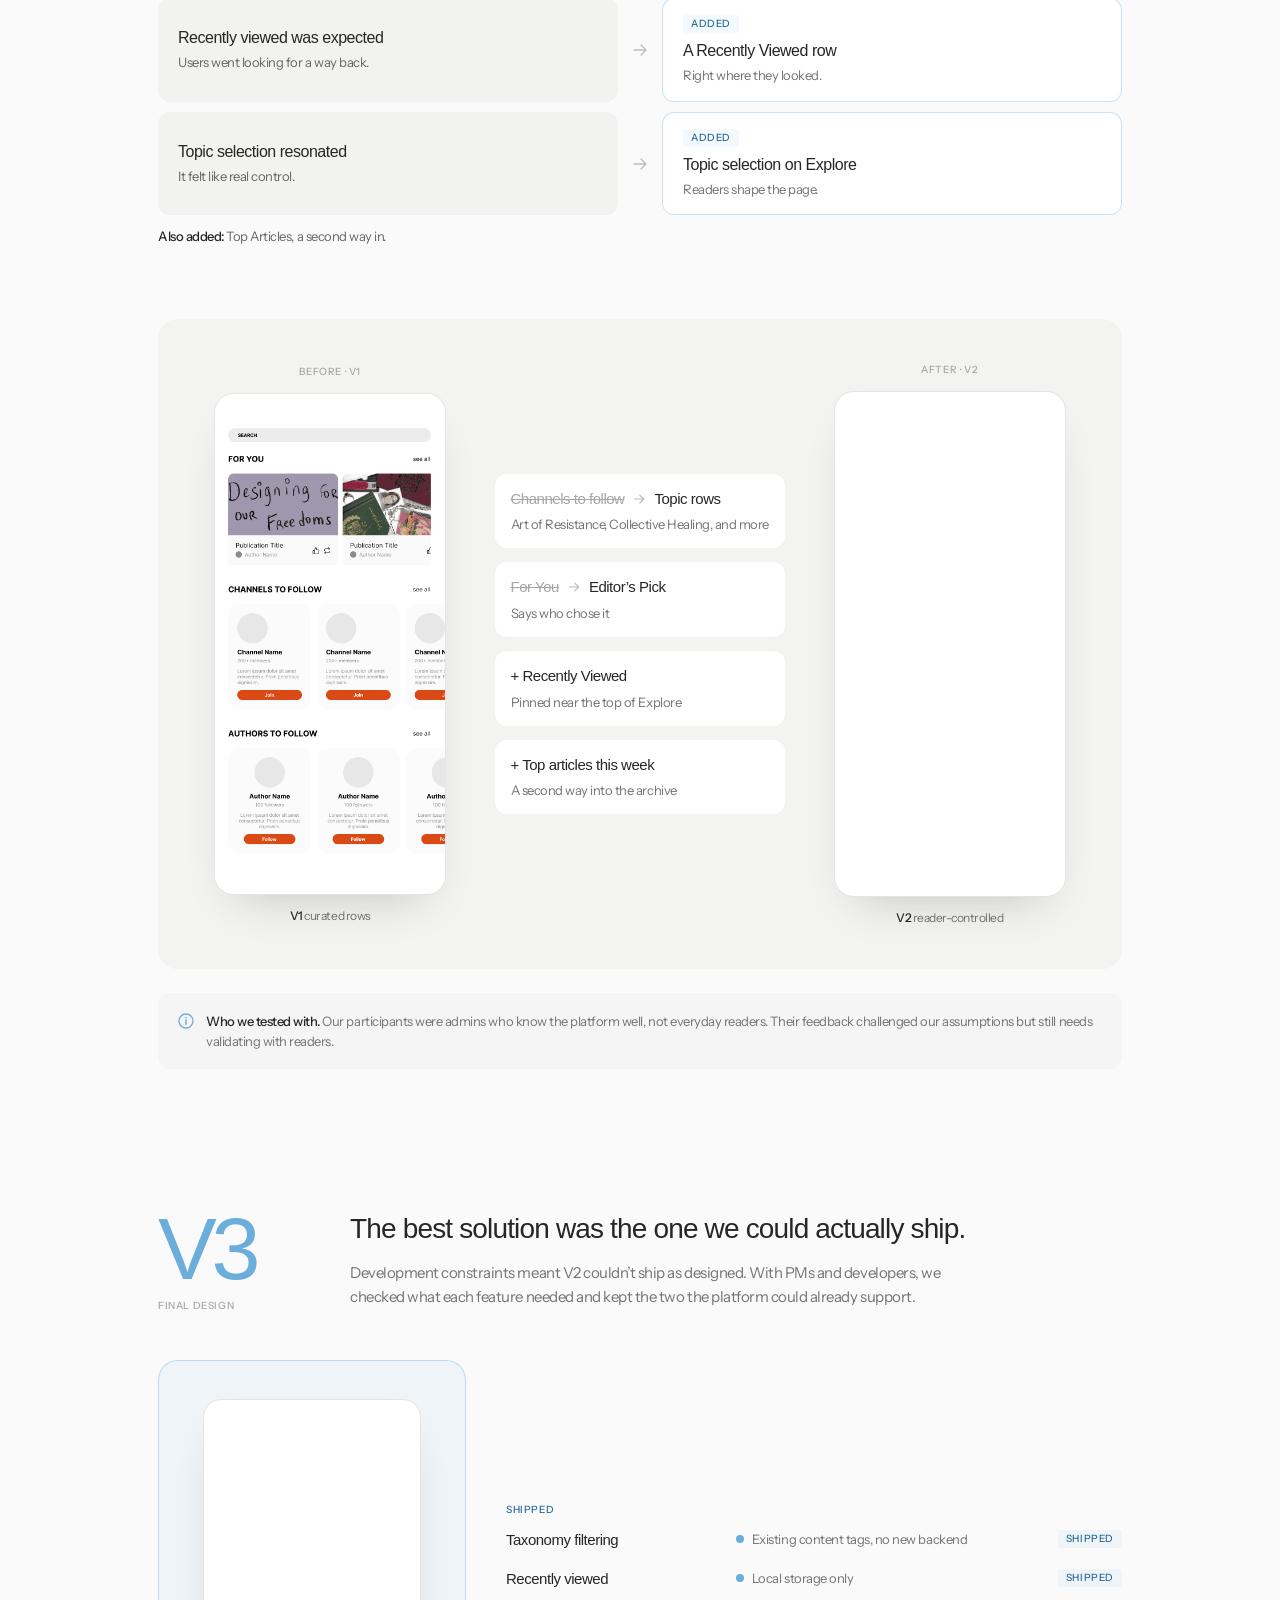
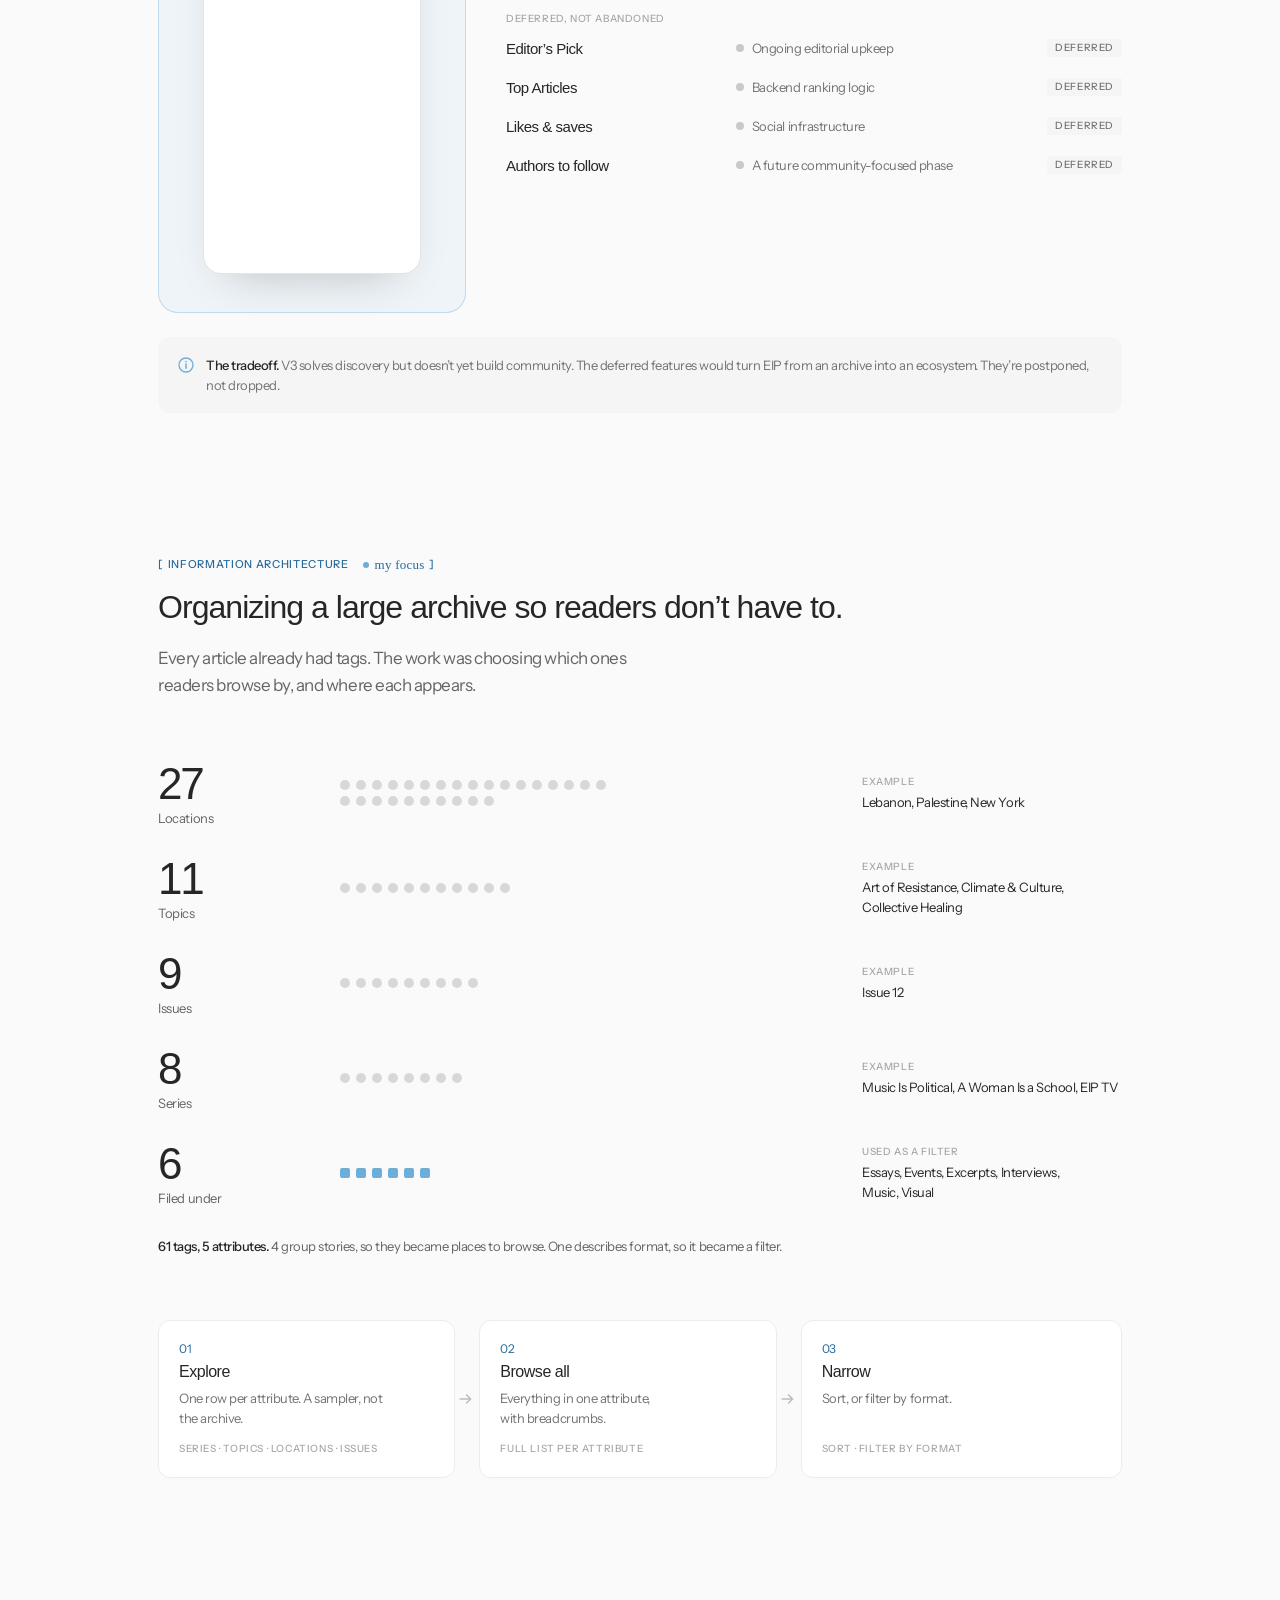
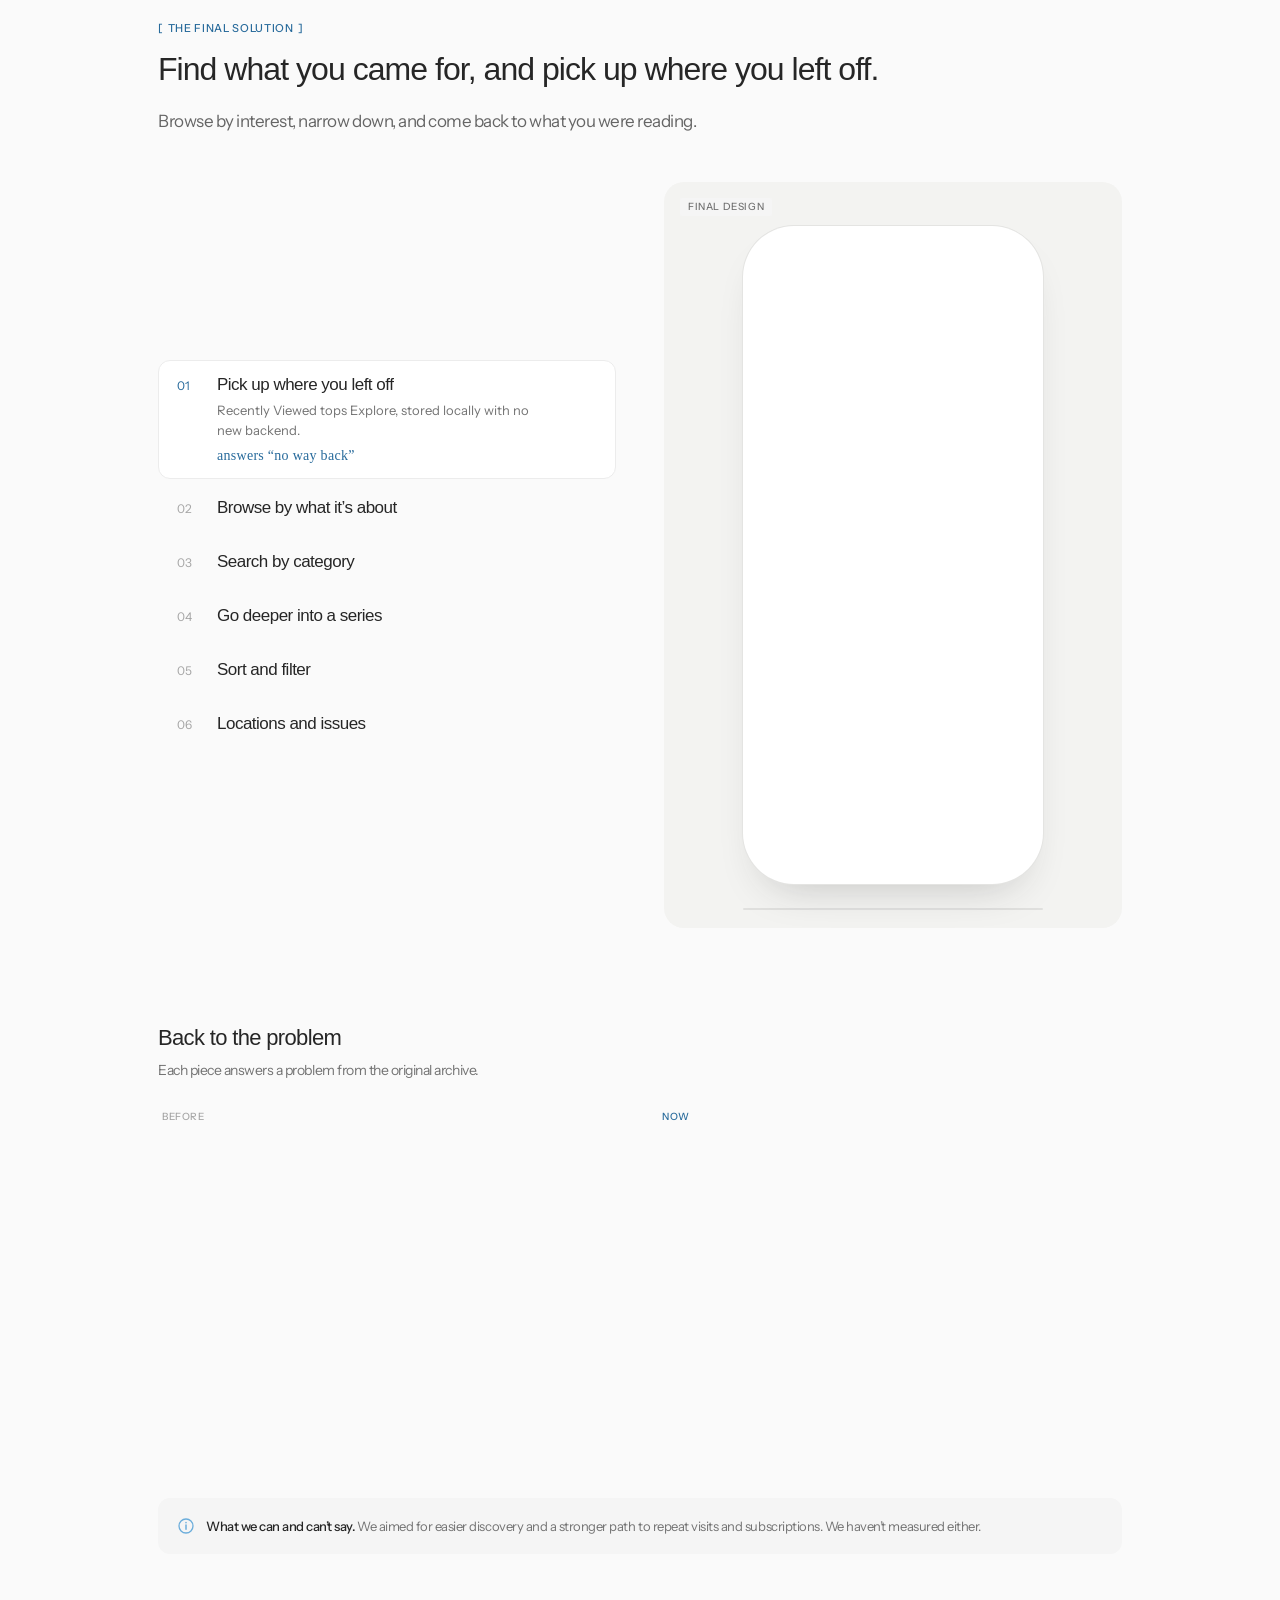
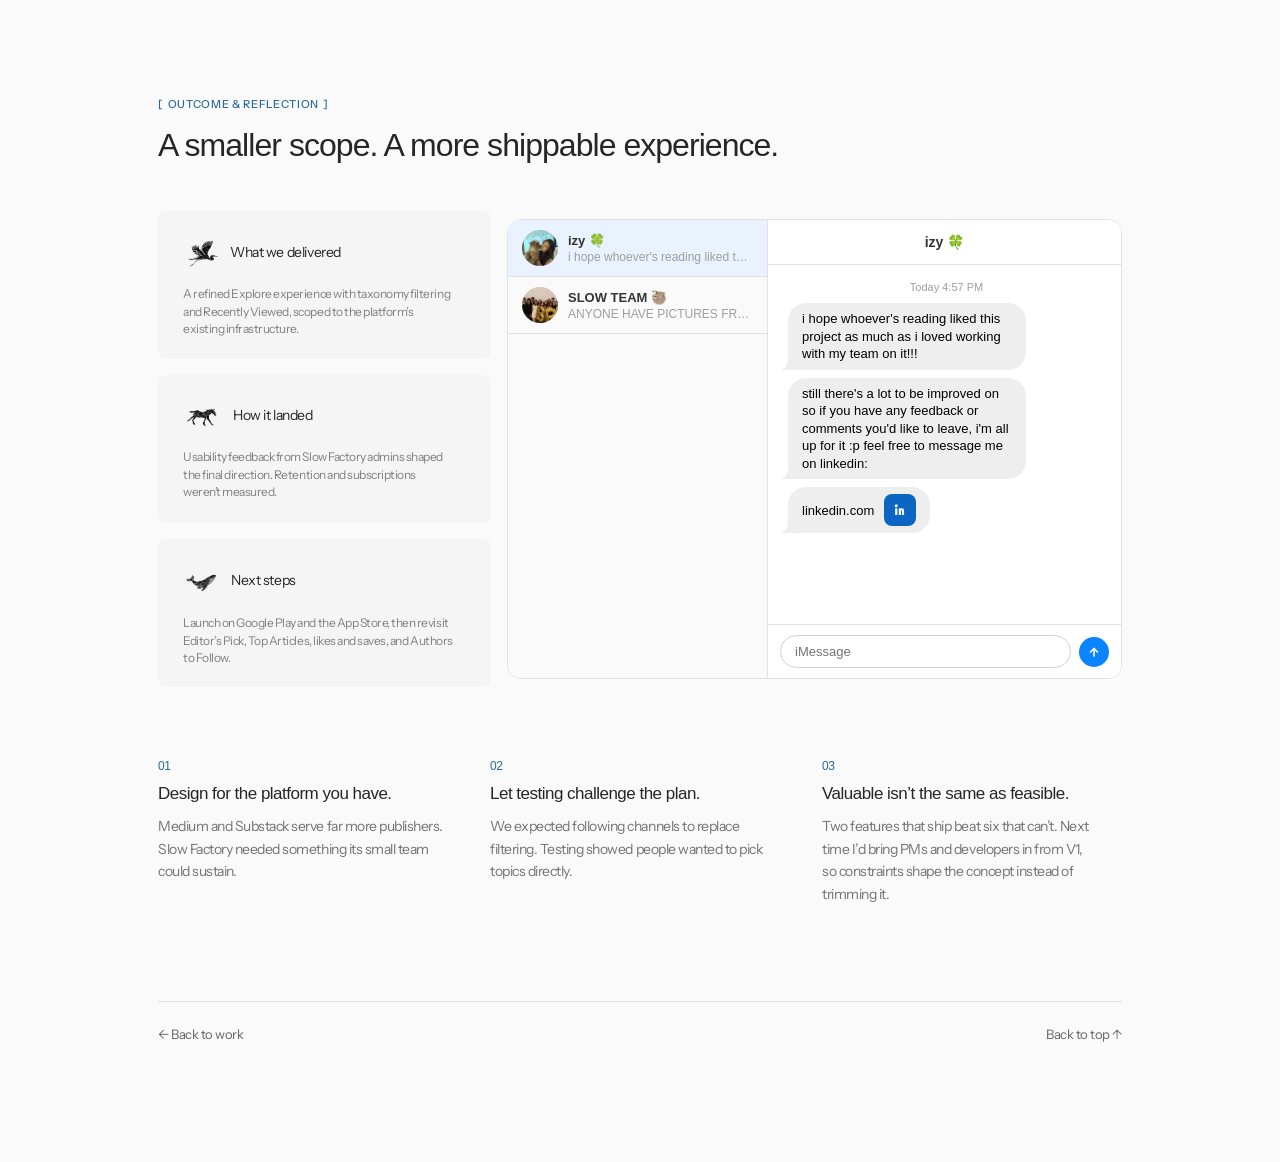
<file: slowfactory.html>
<!doctype html>
<html lang="en">
<head>
<meta charset="utf-8">
<meta name="viewport" content="width=device-width, initial-scale=1">
<title>izabella chan · Everything Is Political</title>
<meta name="description" content="Everything Is Political: redesigning content discovery for Slow Factory's editorial platform. A product design case study by Izabella Chan.">
<script>document.documentElement.classList.add('js')</script>
<script src="assets/cursor.js"></script>
<link rel="icon" href="/assets/favicon.png" type="image/png">
<link rel="apple-touch-icon" href="/assets/apple-touch-icon.png">
<link rel="stylesheet" href="https://fonts.googleapis.com/css2?family=Instrument+Sans:wght@400;500&amp;family=Schoolbell&amp;display=swap">
<link rel="stylesheet" href="assets/site.css">
<script src="assets/vt.js"></script>
<style>
/* Everything Is Political case study. Same system as beleaf.html / townshare.html; the accent is the same blue as the other case studies. */
:root{--sf:#6BADDB;--sf-ink:var(--accent-text);--sf-wash:rgba(107,173,219,.08);--sf-line:rgba(107,173,219,.35);--body:var(--text-muted);--stage:#F3F3F1}
body{margin:0;background:var(--canvas);color:var(--body);font-family:var(--sans);letter-spacing:-0.03em;-webkit-font-smoothing:antialiased}
img,video{display:block;max-width:100%}
p{margin:0}
figure{margin:0}

.logo-stamp{display:flex;align-items:center;justify-content:center;position:fixed;top:21.575px;left:20px;z-index:6;width:29.205px;height:28.057px}
.logo-stamp img{display:block;width:27.744px;height:26.524px;object-fit:cover;object-position:top;transform:rotate(-3.25deg)}
.logo-stamp:focus-visible{outline:2px solid var(--sf);outline-offset:4px}

.cs-nav{position:fixed;left:20px;top:50%;transform:translateY(-50%);z-index:5;display:flex;flex-direction:column;gap:4px}
.cs-nav a{display:flex;align-items:center;gap:12px;height:16px;padding:4px 0;text-decoration:none;color:var(--text);font-family:"Schoolbell",cursive;font-size:12px}
.cs-nav a i{display:block;width:16px;height:1px;background:#959595;transition:width .25s ease}
.cs-nav a span{opacity:0;white-space:nowrap;transition:opacity .25s ease}
.cs-nav a:hover span,.cs-nav a[aria-current="true"] span{opacity:1}
.cs-nav a[aria-current="true"] i{width:24px;background:var(--text)}
.cs-nav a:focus-visible{outline:2px solid var(--sf);outline-offset:2px}

.cs{max-width:1028px;margin:0 auto;padding:96px 32px 120px}
.cs-section{padding-top:144px;scroll-margin-top:24px}

/* type */
.eyebrow{display:flex;align-items:center;gap:4px;margin-bottom:16px;font-weight:500;font-size:11px;line-height:1.2;letter-spacing:.06em;text-transform:uppercase;color:var(--sf-ink)}
.eyebrow::before{content:"["}
.eyebrow::after{content:"]"}
h1,h2,h3{margin:0;font-family:var(--helvetica-neue);font-weight:400;color:var(--text-strong);letter-spacing:-0.03em}
/* no lone words at the end of a heading or paragraph */
h1,h2,h3,.lead{text-wrap:balance}
p,li,blockquote{text-wrap:pretty}
h1{font-size:44px;line-height:1.08;max-width:760px}
h2{font-size:32px;line-height:1.14;max-width:760px}
h3{font-size:19px;line-height:1.3}
.lead{max-width:660px;margin-top:20px;font-size:17px;line-height:1.55;color:var(--text)}
.prose{max-width:640px;display:flex;flex-direction:column;gap:14px;font-size:15px;line-height:1.6}
.prose strong,.lead strong{font-weight:500;color:var(--text-strong)}
.caption{margin-top:10px;font-size:12px;line-height:1.4;color:var(--text-muted)}
.k{font-size:12px;color:var(--sf-ink)}
.tag{display:inline-block;padding:3px 8px;border-radius:2px;font-weight:500;font-size:10px;line-height:1.2;letter-spacing:.06em;text-transform:uppercase;white-space:nowrap}
.tag.gray{background:var(--surface-sunken);color:var(--text-muted)}
.tag.acc{background:var(--sf-wash);color:var(--sf-ink)}
.note{display:flex;gap:12px;padding:18px 20px;border-radius:var(--radius-md);background:var(--surface-sunken);font-size:13px;line-height:1.55}
.note svg{flex:none;margin-top:2px}
.note b{font-weight:500;color:var(--text-strong)}
.tile{background:var(--surface);border:1px solid #ececec;border-radius:var(--radius-md)}
.ts-media{outline:1px solid #ececec;outline-offset:-1px}
.mine{display:inline-flex;align-items:center;gap:6px;margin-left:10px;font-family:"Schoolbell",cursive;font-size:13px;font-weight:400;letter-spacing:.02em;text-transform:none;color:var(--sf-ink)}
.mine::before{content:"";width:6px;height:6px;border-radius:50%;background:var(--sf)}

/* phone screens: every capture is a 402×874-ish portrait */
/* corners match the screen shape baked into the recordings, so nothing outside the screen peeks through */
.dev{position:relative;border-radius:17% / 7.8%;overflow:hidden;background:#fff;box-shadow:0 0 0 1px #e4e4e2,0 22px 44px -24px rgba(38,38,38,.28)}
.dev img{display:block;width:100%;aspect-ratio:402/874;object-fit:cover}
/* the V1–V3 captures have square corners, so the iteration phones can be tighter */
#iterations .dev{border-radius:8% / 3.7%}
/* the recordings carry a 1–4px dark outline on each edge: show the full screen and trim just that */
.dev video,video.bezel{display:block;width:102%;max-width:none;height:auto;margin:-1%;aspect-ratio:606/1314;object-fit:cover}

/* reveal on scroll (only when JS is on) */
.js .rv{opacity:0;transform:translateY(14px);transition:opacity .6s ease,transform .6s cubic-bezier(.2,.8,.2,1);transition-delay:calc(var(--i,0) * 90ms)}
.js .rv.seen{opacity:1;transform:none}

/* 01 hero */
.hero-row{display:flex;align-items:flex-end;gap:32px;margin-bottom:44px}
.hero-row .hero-art{flex:0 1 747px;min-width:0}
.hero-meta{flex:1 1 0;min-width:180px;display:flex;flex-direction:column;gap:24px}
.hero-meta .sf-logo{width:149px;height:auto}
.facts{margin:0;display:flex;flex-direction:column;gap:16px}
.facts dt{margin-bottom:4px;font-size:11px;line-height:normal;text-transform:uppercase;color:var(--text-label)}
.facts dd{margin:0;font-size:14px;line-height:1.45;color:var(--text-strong)}
.facts a{text-decoration:underline;text-decoration-color:#d0d0d0;text-underline-offset:3px}
.facts a:hover{text-decoration-color:var(--sf)}

/* "What I worked on" note, same as BELEAF */
.title-row{display:flex;align-items:flex-start;gap:32px}
.title-row h1{flex:0 1 747px;min-width:0}
.title-meta{flex:1 1 0;min-width:180px;padding-top:6px;display:flex;justify-content:flex-end}
.role-btn{display:inline-flex;align-items:center;justify-content:center;width:36px;height:36px;border:1px solid #e2e2e2;border-radius:4px;background:#fff;color:var(--text-strong);cursor:pointer;transition:border-color .2s}
.role-btn:hover,.role-btn[aria-expanded="true"]{border-color:var(--sf)}
.role-btn .ic{display:flex}
.role-btn:focus-visible{outline:2px solid var(--sf);outline-offset:2px}
.role-pop{position:fixed;inset:0;z-index:100;display:flex;align-items:center;justify-content:center;padding:24px;background:rgba(250,250,250,.55);-webkit-backdrop-filter:blur(14px);backdrop-filter:blur(14px);opacity:0;transition:opacity .25s ease}
.role-pop[hidden]{display:none}
.role-pop.open{opacity:1}
.role{position:relative;width:min(520px,100%);max-height:calc(100vh - 48px);overflow:auto;padding:40px 40px 32px;background:#fff;border-radius:12px;box-shadow:0 1px 2px rgba(0,0,0,.04),0 24px 60px rgba(38,38,38,.12);transform-origin:var(--ox,50%) var(--oy,0);transform:scale(.2) rotate(-6deg);opacity:0;transition:transform .45s cubic-bezier(.2,.9,.25,1.15),opacity .25s ease}
.role-pop.open .role{transform:rotate(-1deg);opacity:1}
.role-x{position:absolute;top:14px;right:14px;width:30px;height:30px;border:0;border-radius:4px;background:transparent;font-size:20px;line-height:1;color:var(--text-label);cursor:pointer}
.role-x:hover{background:#f4f4f4;color:var(--text-strong)}
.role h3{position:relative;display:inline-block;margin:0 0 22px;font-family:"Schoolbell",cursive;font-weight:400;font-size:30px;line-height:1.1;letter-spacing:0}
.role .squiggle{position:absolute;left:-2px;bottom:-9px;width:calc(100% + 6px);height:10px;color:var(--sf)}
.role .squiggle path,.role .chk path{stroke-dasharray:1;stroke-dashoffset:1}
.role-pop.open .squiggle path{animation:icon-draw .6s .3s ease-out forwards}
.role ul{margin:0;padding:0;list-style:none;display:flex;flex-direction:column;gap:14px}
.role li{display:grid;grid-template-columns:18px minmax(0,1fr);gap:12px;align-items:start;font-size:15px;line-height:1.45;color:var(--text-strong)}
.role li b{font-weight:500;color:var(--sf-ink)}
.role .chk{width:18px;height:18px;margin-top:1px;color:var(--sf)}
.role li,.role .aside{opacity:0;transform:translateY(6px);transition:opacity .3s ease,transform .3s ease;transition-delay:calc(.45s + var(--i) * 90ms)}
.role-pop.open .role li,.role-pop.open .role .aside{opacity:1;transform:none}
.role-pop.open .chk path{animation:icon-draw .35s ease-out forwards;animation-delay:calc(.55s + var(--i) * 90ms)}
.role .aside{margin-top:24px;font-size:13px;line-height:1.5;color:var(--text-muted)}
.role .aside span{margin-right:4px;font-family:"Schoolbell",cursive;font-size:15px;letter-spacing:.03em;color:var(--sf-ink)}

/* 02 problem */
.browser{margin-top:44px;border-radius:12px;overflow:hidden;background:#fff;box-shadow:0 0 0 1px #e6e6e6,0 30px 60px -36px rgba(38,38,38,.3)}
.browser .bar{display:flex;align-items:center;gap:6px;height:32px;padding:0 14px;background:#F4F4F2;border-bottom:1px solid #e9e9e7}
.browser .bar i{width:9px;height:9px;border-radius:50%;background:#dcdcda}
.browser .bar span{margin-left:12px;padding:3px 12px;border-radius:5px;background:#fff;font-size:11px;color:var(--text-label)}
.browser video{width:100%;aspect-ratio:1280/696;object-fit:cover;background:#fff}
.goal{margin-top:72px}
.goal h3{font-size:18px}
.goal ol{margin:18px 0 0;padding:0;list-style:none;display:grid;grid-template-columns:repeat(3,minmax(0,1fr));gap:0}
.goal li{position:relative;display:flex;flex-direction:column;gap:6px;margin-right:28px;padding:20px 20px 22px;background:var(--surface);border:1px solid #ececec;border-radius:var(--radius-md)}
.goal li:last-child{margin-right:0;background:var(--sf-wash);border-color:var(--sf-line)}
.goal li:not(:last-child)::after{content:"";position:absolute;right:-22px;top:50%;width:14px;height:14px;background:url("data:image/svg+xml,%3Csvg xmlns=%27http://www.w3.org/2000/svg%27 viewBox=%270 0 12 12%27 fill=%27none%27%3E%3Cpath d=%27M1 6h9M6.5 2.5 10 6l-3.5 3.5%27 stroke=%27%23bdbdbd%27 stroke-width=%271.3%27 stroke-linecap=%27round%27 stroke-linejoin=%27round%27/%3E%3C/svg%3E") center/14px no-repeat;transform:translateY(-50%)}
.goal li b{font-family:var(--helvetica-neue);font-weight:400;font-size:18px;color:var(--text-strong)}
.goal li span:last-child{font-size:13px;line-height:1.45}
.core{margin-top:72px;display:grid;grid-template-columns:minmax(0,.8fr) minmax(0,1.2fr);gap:48px;align-items:center}
.core .big{font-family:var(--helvetica-neue);font-size:20px;line-height:1.35;letter-spacing:-0.035em;color:var(--text-strong)}
.core .big em{font-style:normal;color:var(--sf-ink)}
.hmw{padding:34px 36px;border-radius:var(--radius-md);background:var(--sf-wash);border:1px solid var(--sf-line)}
.hmw b{display:block;margin-bottom:10px;font-weight:500;font-size:10px;letter-spacing:.06em;text-transform:uppercase;color:var(--sf-ink)}
.hmw p{font-family:var(--helvetica-neue);font-size:30px;line-height:1.2;letter-spacing:-0.035em;color:var(--text-strong)}
.hmw small{display:block;margin-top:14px;font-size:13px;line-height:1.5;color:var(--text)}

/* 03 research */
.comp{margin-top:44px;display:grid;grid-template-columns:repeat(3,minmax(0,1fr));gap:12px}
.comp .tile{padding:22px 22px 24px}
.comp .lg{display:flex;align-items:center;gap:10px;margin-bottom:14px}
.comp .lg img{width:28px;height:28px;border-radius:6px;object-fit:contain}
.comp .lg b{font-family:var(--helvetica-neue);font-weight:400;font-size:17px;color:var(--text-strong)}
.comp p{font-size:13px;line-height:1.5}
.patterns{margin-top:56px;display:grid;grid-template-columns:minmax(0,1fr) minmax(0,2fr);gap:48px;align-items:start}
.patterns ol{margin:0;padding:0;list-style:none;display:flex;flex-direction:column;counter-reset:pt}
.patterns li{counter-increment:pt;display:grid;grid-template-columns:36px minmax(0,1fr);padding:12px 0}
.patterns li::before{content:counter(pt,decimal-leading-zero);font-size:12px;line-height:1.7;color:var(--sf-ink)}
.patterns li b{display:block;font-family:var(--helvetica-neue);font-weight:400;font-size:17px;color:var(--text-strong)}
.patterns li span{display:block;margin-top:4px;font-size:14px;line-height:1.5}
.hyp{margin-top:56px;display:grid;grid-template-columns:minmax(0,1.6fr) minmax(0,1fr);gap:16px;align-items:stretch}
.hyp .q{padding:30px 32px;border-radius:var(--radius-md);background:var(--surface);border:1px solid #ececec}
.hyp .q b{display:block;margin-bottom:12px;font-weight:500;font-size:10px;letter-spacing:.06em;text-transform:uppercase;color:var(--sf-ink)}
.hyp .q p{font-family:var(--helvetica-neue);font-size:22px;line-height:1.35;color:var(--text-strong)}
.hyp .note{flex-direction:column;gap:8px}

/* 04 iterations: overview */
.evo{margin-top:48px;display:grid;grid-template-columns:minmax(0,1fr) 108px minmax(0,1fr) 108px minmax(0,1fr);align-items:start}
.evo .v{display:flex;flex-direction:column}
.evo .st{display:flex;justify-content:center;padding:32px 0;border-radius:16px;background:var(--stage)}
.evo .v.last .st{background:var(--sf-wash);box-shadow:inset 0 0 0 1px var(--sf-line)}
.evo .dev{width:min(190px,62%)}
.evo .vn{margin-top:18px;display:flex;align-items:baseline;gap:10px}
.evo .vn b{font-family:var(--helvetica-neue);font-weight:400;font-size:28px;letter-spacing:-0.04em;color:var(--text-strong)}
.evo .vn span{font-weight:500;font-size:10px;letter-spacing:.06em;text-transform:uppercase;color:var(--text-label)}
.evo .v.last .vn span{color:var(--sf-ink)}
.evo .v p{margin-top:6px;font-family:var(--helvetica-neue);font-size:16px;line-height:1.35;color:var(--text-strong)}
.evo .arr{position:relative;align-self:stretch;display:flex;flex-direction:column;align-items:center;padding-top:150px;color:#bdbdbd}
.evo .arr small{margin-top:12px;padding:0 10px;white-space:nowrap;font-family:"Schoolbell",cursive;font-size:13px;line-height:1.2;letter-spacing:0;text-align:center;color:var(--sf-ink);transform:rotate(-3deg)}

/* feature matrix */
.mx-wrap{margin-top:64px}
.mx-wrap h3{font-size:18px}
.mx-wrap > p{margin-top:6px;font-size:14px;line-height:1.5}
.mx{margin-top:20px;width:100%;border-collapse:collapse;font-size:14px}
.mx th{padding:0 12px 10px;text-align:left;font-weight:500;font-size:10px;letter-spacing:.06em;text-transform:uppercase;color:var(--text-label)}
.mx th:last-child{color:var(--sf-ink)}
.mx td{padding:12px;border-top:1px solid var(--line);vertical-align:middle;color:var(--text)}
.mx td:first-child{width:28%;padding-left:0;font-family:var(--helvetica-neue);font-size:15px;color:var(--text-strong)}
.mx th:first-child{padding-left:0}
.mx small{display:block;margin-top:4px;font-size:12px;line-height:1.35;color:var(--text-muted)}
/* status chips use the same tag as TownShare's Before / After: gray for what stayed or waits, blue for what's new or shipped */
.st-c{display:inline-block;padding:3px 8px;border-radius:2px;font-weight:500;font-size:10px;line-height:1.2;letter-spacing:.06em;text-transform:uppercase;white-space:nowrap}
.st-c.in,.st-c.ren,.st-c.def{background:var(--surface-sunken);color:var(--text-muted)}
.st-c.rem{background:var(--surface-sunken);color:var(--text-label);text-decoration:line-through}
.st-c.add,.st-c.shp{background:var(--sf-wash);color:var(--sf-ink)}
.st-c.none{color:#c4c4c4;font-weight:400}

/* iteration chapters */
.ver{margin-top:144px;scroll-margin-top:24px}
.ver-head{display:grid;grid-template-columns:160px minmax(0,1fr);gap:32px;align-items:start}
.ver-num{font-family:var(--helvetica-neue);font-size:88px;line-height:.82;letter-spacing:-0.06em;color:var(--text-strong)}
.ver.last .ver-num{color:var(--sf)}
.ver-num small{display:block;margin-top:14px;font-family:var(--sans);font-weight:500;font-size:10px;line-height:1.3;letter-spacing:.06em;text-transform:uppercase;color:var(--text-label)}
.ver-head h3{font-size:28px;line-height:1.15;max-width:640px}
.ver-head .prose{margin-top:16px}
/* same card as BELEAF's "We asked our cohort" quote */
.assume{margin-top:24px;max-width:640px;padding:24px 28px;border-radius:var(--radius-md);background:var(--sf-wash);border:1px solid var(--sf-line);font-family:var(--helvetica-neue);font-size:17px;line-height:1.4;letter-spacing:-0.03em;color:var(--text-strong)}
.assume b{display:block;margin-bottom:6px;font-family:var(--sans);font-weight:500;font-size:10px;letter-spacing:.06em;text-transform:uppercase;color:var(--sf-ink)}

.v1-screens{margin-top:48px;padding:48px 40px 40px;border-radius:20px;background:var(--stage);display:grid;grid-template-columns:repeat(4,minmax(0,1fr));gap:28px;align-items:start}
.v1-screens figure:nth-child(2){margin-top:36px}
.v1-screens figure:nth-child(3){margin-top:72px}
.v1-screens figure:nth-child(4){margin-top:36px}
.v1-screens figcaption{margin-top:14px;font-size:12px;line-height:1.4;color:var(--text-muted)}
.v1-screens figcaption b{display:block;font-weight:500;color:var(--text-strong)}

.tasks{margin-top:32px;display:grid;grid-template-columns:repeat(3,minmax(0,1fr));gap:12px}
.tasks div{padding:20px 22px;border-radius:var(--radius-md);background:var(--surface);border:1px solid #ececec}
.tasks .k{display:block;margin-bottom:8px}
.tasks p{font-family:var(--helvetica-neue);font-size:16px;line-height:1.4;color:var(--text-strong)}
.quote{margin:56px 0 0;padding:0 0 0 0;display:grid;grid-template-columns:56px minmax(0,1fr);gap:8px;max-width:860px}
.quote .mk{font-family:var(--helvetica-neue);font-size:96px;line-height:.8;color:var(--sf)}
.quote blockquote{margin:0;font-family:var(--helvetica-neue);font-size:30px;line-height:1.25;letter-spacing:-0.035em;color:var(--text-strong)}
.quote figcaption{grid-column:2;margin-top:14px;font-size:13px;color:var(--text-muted)}
.quote figcaption b{font-weight:500;color:var(--text-strong)}

.map{margin-top:56px;display:flex;flex-direction:column;gap:10px}
.map-head,.map-row{display:grid;grid-template-columns:minmax(0,1fr) 44px minmax(0,1fr);align-items:stretch}
.map-head{padding:0 4px 4px;font-weight:500;font-size:10px;letter-spacing:.06em;text-transform:uppercase;color:var(--text-label)}
.map-head span:last-child{grid-column:3;color:var(--sf-ink)}
.map-row .need,.map-row .resp{display:flex;flex-direction:column;justify-content:center;gap:4px;padding:16px 20px;border-radius:var(--radius-md);font-size:13px;line-height:1.45}
.map-row .need{background:#F2F2F0;color:var(--text)}
.map-row .need b,.map-row .resp b{font-family:var(--helvetica-neue);font-weight:400;font-size:16px;line-height:1.3;color:var(--text-strong)}
.map-row .resp{background:var(--surface);border:1px solid var(--sf-line)}
.map-row .resp .tag{align-self:flex-start;margin-bottom:4px}
.map-row .arr{display:flex;align-items:center;justify-content:center;color:#bdbdbd}
.also{margin-top:12px;font-size:13px;line-height:1.5;color:var(--text)}
.also b{font-weight:500;color:var(--text-strong)}

.ba{margin-top:72px;padding:44px 40px;border-radius:20px;background:var(--stage);display:grid;grid-template-columns:minmax(0,1fr) minmax(0,1.1fr) minmax(0,1fr);gap:32px;align-items:center}
.ba figure{display:flex;flex-direction:column;align-items:center}
.ba .dev{width:min(230px,100%)}
.ba figcaption{margin-top:14px;font-size:12px;color:var(--text-muted)}
.ba figcaption b{font-weight:500;color:var(--text-strong)}
.ba ul{margin:0;padding:0;list-style:none;display:flex;flex-direction:column;gap:14px}
.ba li{display:flex;flex-direction:column;gap:6px;padding:14px 16px;border-radius:var(--radius-md);background:#fff;font-size:13px;line-height:1.45}
.ba li .ch{display:flex;align-items:center;flex-wrap:wrap;gap:8px;font-family:var(--helvetica-neue);font-size:15px;color:var(--text-strong)}
.ba li .ch s{color:var(--text-label)}
.ba li .ch svg{color:#bdbdbd}
.ba-head{text-align:center;font-weight:500;font-size:10px;letter-spacing:.06em;text-transform:uppercase;color:var(--text-label);margin-bottom:4px}

.ship{margin-top:48px;display:grid;grid-template-columns:minmax(0,.8fr) minmax(0,1.6fr);gap:40px;align-items:center}
.ship .stg{display:flex;justify-content:center;padding:40px 0;border-radius:20px;background:var(--sf-wash);box-shadow:inset 0 0 0 1px var(--sf-line)}
.ship .dev{width:min(240px,70%)}
.deps h3{font-size:18px}
.deps > p{margin-top:6px;font-size:14px;line-height:1.5}
.dep{margin-top:18px;display:flex;flex-direction:column}
.dep-row{display:grid;grid-template-columns:minmax(0,1fr) minmax(0,1.3fr) 92px;gap:16px;align-items:center;padding:9px 0;font-size:13px;line-height:1.4}
.dep-row b{font-family:var(--helvetica-neue);font-weight:400;font-size:15px;color:var(--text-strong)}
.dep-row .need{display:flex;align-items:center;gap:8px}
.dep-row .need i{flex:none;width:8px;height:8px;border-radius:50%;background:#c9c9c9}
.dep-row.ok .need i{background:var(--sf)}
.dep-row .st-c{justify-self:end}
.dep-group{padding:14px 0 4px;font-weight:500;font-size:10px;letter-spacing:.06em;text-transform:uppercase;color:var(--text-label)}
.dep-group.acc{color:var(--sf-ink)}

/* 05 architecture */
.tax{margin-top:48px;display:flex;flex-direction:column}
.tax-row{display:grid;grid-template-columns:150px minmax(0,1fr) 260px;gap:32px;align-items:center;padding:16px 0}
.tax-row .n{font-family:var(--helvetica-neue);font-size:44px;line-height:1;letter-spacing:-0.05em;color:var(--text-strong)}
.tax-row .n small{display:block;margin-top:6px;font-family:var(--sans);font-size:13px;letter-spacing:-0.03em;color:var(--text)}
.dots{display:grid;grid-template-columns:repeat(17,10px);gap:6px}
.dots i{width:10px;height:10px;border-radius:50%;background:#d8d8d6;transform:scale(0);transition:transform .35s cubic-bezier(.3,1.4,.5,1);transition-delay:calc(var(--d) * 12ms)}
.tax-row.ff .dots i{border-radius:2px;background:var(--sf)}
.tax.seen .dots i,.no-motion .dots i{transform:none}
.tax-row .ex{font-size:13px;line-height:1.5}
.tax-row .ex b{display:block;margin-bottom:4px;font-weight:500;font-size:10px;letter-spacing:.06em;text-transform:uppercase;color:var(--text-label)}
.tax-row .ex span{color:var(--text-strong)}
.tax-sum{margin-top:16px;font-size:13px;line-height:1.5;color:var(--text)}
.tax-sum b{font-weight:500;color:var(--text-strong)}
.layers{margin-top:64px;display:grid;grid-template-columns:repeat(3,minmax(0,1fr));gap:0}
.layer{position:relative;display:flex;flex-direction:column;gap:6px;margin-right:24px;padding:20px 20px 22px;background:var(--surface);border:1px solid #ececec;border-radius:var(--radius-md)}
.layer:last-child{margin-right:0}
.layer:not(:last-child)::after{content:"";position:absolute;right:-19px;top:50%;width:14px;height:14px;background:url("data:image/svg+xml,%3Csvg xmlns=%27http://www.w3.org/2000/svg%27 viewBox=%270 0 12 12%27 fill=%27none%27%3E%3Cpath d=%27M1 6h9M6.5 2.5 10 6l-3.5 3.5%27 stroke=%27%23bdbdbd%27 stroke-width=%271.3%27 stroke-linecap=%27round%27 stroke-linejoin=%27round%27/%3E%3C/svg%3E") center/14px no-repeat;transform:translateY(-50%)}
.layer h3{font-size:16px}
.layer p{font-size:13px;line-height:1.5}
.layer .shows{margin-top:auto;padding-top:8px;font-weight:500;font-size:10px;letter-spacing:.06em;text-transform:uppercase;color:var(--text-label)}

/* 06 solution */
.sol{margin-top:48px;display:grid;grid-template-columns:minmax(0,1fr) minmax(0,1fr);gap:48px;align-items:center}
.chs{display:flex;flex-direction:column;gap:4px}
.ch-btn{display:grid;grid-template-columns:28px minmax(0,1fr);column-gap:12px;width:100%;margin:0;padding:14px 18px;border:1px solid transparent;border-radius:var(--radius-md);background:transparent;text-align:left;font:inherit;color:inherit;cursor:pointer;transition:background .25s,border-color .25s}
.ch-btn .n{grid-row:span 2;padding-top:3px;font-size:12px;color:var(--text-label)}
.ch-btn b{font-family:var(--helvetica-neue);font-weight:400;font-size:17px;letter-spacing:-0.03em;color:var(--text-strong)}
.ch-btn .d{display:grid;grid-template-rows:0fr;opacity:0;transition:grid-template-rows .3s ease,opacity .3s ease}
.ch-btn .d > span{overflow:hidden}
.ch-btn .d p{padding-top:6px;font-size:13px;line-height:1.5}
.ch-btn .d em{display:inline-block;margin-top:8px;font-style:normal;font-family:"Schoolbell",cursive;font-size:14px;letter-spacing:.02em;color:var(--sf-ink)}
.ch-btn[aria-pressed="true"]{background:var(--surface);border-color:#ececec}
.ch-btn[aria-pressed="true"] .n{color:var(--sf-ink)}
.ch-btn[aria-pressed="true"] .d{grid-template-rows:1fr;opacity:1}
.ch-btn:focus-visible{outline:2px solid var(--sf);outline-offset:-2px}
.sol-stage{position:relative;display:flex;justify-content:center;padding:44px 0;border-radius:20px;background:var(--stage)}
.sol-stage .dev{width:min(300px,72%)}
.sol-stage .dev video{transition:opacity .2s ease}
.sol-stage .tag{position:absolute;left:16px;top:16px}
.prog{position:absolute;left:50%;bottom:18px;width:min(300px,72%);height:2px;transform:translateX(-50%);border-radius:2px;background:rgba(0,0,0,.08);overflow:hidden}
.prog i{display:block;height:100%;width:0;background:var(--sf)}

.back{margin-top:96px}
.back h3{font-size:22px;max-width:640px}
.back > p{margin-top:8px;max-width:640px;font-size:14px;line-height:1.55}
.back .map{margin-top:28px}
.claim{margin-top:20px}

/* 07 outcome */
.impact-row{margin-top:48px;display:flex;align-items:stretch;gap:16px}
.impact-boxes{flex:0 0 333px;display:flex;flex-direction:column;gap:16px}
.ibox{flex:1;display:flex;flex-direction:column;gap:16px;min-height:144px;padding:24px 25px 20px;background:#F5F5F5;border-radius:8px}
.ihead{display:flex;align-items:center;gap:12px}
.ihead img{flex:none;display:block;object-fit:contain;mix-blend-mode:multiply}
.ihead h3{font-family:var(--sans);font-weight:400;font-size:14px;line-height:1.2;color:var(--text-strong)}
.ibox p{font-size:12px;line-height:1.45;color:#808080}
.impact-row iframe{flex:1 1 615px;min-width:0;height:476px;border:0;border-radius:10px;display:block}
.learned{margin-top:72px;display:grid;grid-template-columns:repeat(3,minmax(0,1fr));gap:32px;counter-reset:lrn}
.learned div{counter-increment:lrn}
.learned div::before{content:counter(lrn,decimal-leading-zero);display:block;margin-bottom:10px;font-family:var(--helvetica-neue);font-size:12px;letter-spacing:-0.03em;color:var(--sf-ink)}
.learned h3{font-size:17px}
.learned p{margin-top:10px;font-size:14px;line-height:1.6}
.end{margin-top:96px;padding-top:24px;border-top:1px solid var(--line);display:flex;justify-content:space-between;gap:16px;font-size:13px}
.end a{color:var(--text);text-decoration:none}
.end a:hover{color:var(--text-strong)}

@media (prefers-reduced-motion:reduce){
  .js .rv{opacity:1;transform:none;transition:none}
  .dots i{transform:none;transition:none}
  .cs-nav a i,.cs-nav a span,.ch-btn,.ch-btn .d,.role-pop,.role,.role li,.role .aside{transition:none}
  .role .squiggle path,.role .chk path{stroke-dashoffset:0;animation:none!important}
}
@media (max-width: 1180px){ .cs-nav{display:none} }
@media (max-width: 900px){
  .cs{padding:88px 24px 96px}
  h1{font-size:36px} h2{font-size:27px}
  .cs-section{padding-top:112px}
  .hero-row{flex-direction:column;align-items:stretch}
  .hero-row .hero-art{flex:none}
  .title-row{gap:16px} .title-meta{flex:none;min-width:0}
  .role{padding:36px 24px 26px} .role h3{font-size:26px}
  .facts{display:grid;grid-template-columns:repeat(3,minmax(0,1fr));gap:16px 24px}
  .core,.patterns,.hyp,.ship,.sol{grid-template-columns:minmax(0,1fr);gap:24px}
  .comp{grid-template-columns:minmax(0,1fr)}
  .goal ol{grid-template-columns:minmax(0,1fr);gap:24px}
  .goal li{margin-right:0}
  .goal li:not(:last-child)::after{right:auto;left:50%;top:auto;bottom:-20px;transform:translateX(-50%) rotate(90deg)}
  .evo{display:flex;gap:16px;overflow-x:auto;scroll-snap-type:x mandatory;margin-right:-24px;padding-right:24px;scrollbar-width:none}
  .evo::-webkit-scrollbar{display:none}
  .evo .v{flex:0 0 72%;scroll-snap-align:start}
  .evo .arr{display:none}
  .ver-head{grid-template-columns:minmax(0,1fr);gap:20px}
  .ver-num{font-size:64px}
  .ver-num small{display:inline;margin-left:12px}
  .tasks{grid-template-columns:minmax(0,1fr)}
  .v1-screens{display:flex;gap:20px;overflow-x:auto;padding:32px 24px;scroll-snap-type:x mandatory;scrollbar-width:none}
  .v1-screens::-webkit-scrollbar{display:none}
  .v1-screens figure{flex:0 0 46%;margin-top:0!important;scroll-snap-align:start}
  .ba{grid-template-columns:minmax(0,1fr) minmax(0,1fr);padding:32px 24px}
  .ba ul{grid-column:1 / -1;grid-row:2}
  .tax-row{grid-template-columns:110px minmax(0,1fr);gap:16px 24px}
  .tax-row .ex{grid-column:1 / -1}
  .layers{grid-template-columns:minmax(0,1fr);gap:24px}
  .layer{margin-right:0}
  .layer:not(:last-child)::after{right:auto;left:50%;top:auto;bottom:-20px;transform:translateX(-50%) rotate(90deg)}
  .sol-stage{order:-1}
  .impact-row{flex-direction:column;align-items:stretch} .impact-boxes{flex:none}
  .learned{grid-template-columns:minmax(0,1fr)}
}
@media (max-width: 640px){
  .cs{padding:80px 16px 80px}
  .logo-stamp{top:17.575px;left:16px}
  h1{font-size:30px} h2{font-size:24px}
  .lead{font-size:16px}
  .facts{grid-template-columns:1fr 1fr}
  .core .big{font-size:18px}
  .hmw{padding:26px 22px} .hmw p{font-size:24px}
  .hyp .q p{font-size:19px}
  .evo{margin-right:-16px;padding-right:16px}
  .evo .v{flex-basis:80%}
  .ver-head h3{font-size:23px}
  .quote{grid-template-columns:36px minmax(0,1fr)}
  .quote .mk{font-size:64px}
  .quote blockquote{font-size:22px}
  .map-head{display:none}
  .map-row{grid-template-columns:minmax(0,1fr);gap:4px}
  .map-row .arr{height:20px;transform:rotate(90deg)}
  .v1-screens{margin-right:-16px;border-radius:16px 0 0 16px}
  .v1-screens figure{flex-basis:60%}
  .ba{grid-template-columns:minmax(0,1fr) minmax(0,1fr);gap:20px 12px;padding:24px 14px}
  .mx{font-size:13px}
  .mx th,.mx td{padding-left:6px;padding-right:6px}
  .mx td:first-child{font-size:13px;width:30%}
  .mx small{display:none}
  .dep-row{grid-template-columns:minmax(0,1fr) 84px;gap:4px 12px}
  .dep-row .need{grid-column:1;grid-row:2}
  .dep-row .st-c{grid-row:1 / span 2;grid-column:2}
  .tax-row{grid-template-columns:minmax(0,1fr)}
  .tax-row .n{font-size:36px}
  .n small{display:inline!important;margin-left:8px}
  .dots{grid-template-columns:repeat(17,minmax(0,1fr));gap:5px}
  .dots i{width:100%;height:auto;aspect-ratio:1}
  .end{flex-direction:column}
}
</style>
</head>
<body>
<a class="logo-stamp" href="./" aria-label="Home"><img src="assets/logo-stamp.png" alt=""></a>

<nav class="cs-nav" aria-label="Case study sections">
  <a href="#overview"><i></i><span>overview</span></a>
  <a href="#problem"><i></i><span>problem</span></a>
  <a href="#research"><i></i><span>research</span></a>
  <a href="#iterations"><i></i><span>three iterations</span></a>
  <a href="#architecture"><i></i><span>information architecture</span></a>
  <a href="#solution"><i></i><span>final solution</span></a>
  <a href="#outcome"><i></i><span>outcome &amp; reflection</span></a>
</nav>

<main class="cs">

<!-- 01 · Overview -->
<header id="overview" class="cs-section" style="padding-top:0">
  <div class="hero-row">
    <div class="hero-art"><div style="position:relative;width:100%;aspect-ratio:747/470;container-type:inline-size;overflow:hidden">
      <div class="ts-media" style="position:absolute;left:0;top:0;width:29.317cqw;height:17.671cqw;background:#F8F8F8;border-radius:12px"><video data-src="assets/slowfactory/hero-1.mov" muted loop playsinline preload="none" aria-label="Everything Is Political header with the Recently Viewed row" style="position:absolute;left:13.7%;top:23.48%;width:71.23%;height:53.03%;border-radius:4px;object-fit:cover;background:#F8F8F8"></video></div>
      <div style="position:absolute;left:30.924cqw;top:0;width:17.537cqw;height:17.537cqw"><video class="ts-media" data-src="assets/slowfactory/hero-2.mov" muted loop playsinline preload="none" aria-label="Slow Factory bird animation" style="width:100%;height:100%;border-radius:12px;object-fit:cover;background:#F8F8F8"></video></div>
      <div style="position:absolute;left:0;top:19.277cqw;width:48.461cqw;height:43.641cqw;border-radius:12px" data-vt="slowfactory"><video class="ts-media" src="assets/everything-is-political.mp4" autoplay muted loop playsinline preload="auto" aria-label="Everything Is Political mobile walkthrough" style="width:100%;height:100%;border-radius:12px;object-fit:cover;background:#111"></video></div>
      <div class="ts-media" style="position:absolute;left:49.933cqw;top:0;width:50.067cqw;height:62.918cqw;background:#F8F8F8;border-radius:12px"><div style="position:absolute;left:27.54%;top:12.34%;width:44.12%;border-radius:17% / 7.8%;overflow:hidden;background:#F8F8F8;box-shadow:0 0 0 1px #e4e4e2"><video class="bezel" data-src="assets/slowfactory/hero-phone.mov" muted loop playsinline preload="none" aria-label="The final Explore page on a phone"></video></div></div>
    </div></div>
    <div class="hero-meta">
      <a href="https://slowfactory.earth/" target="_blank" rel="noopener"><img class="sf-logo" src="assets/slowfactory/logo.png" alt="Slow Factory"></a>
      <dl class="facts">
        <div><dt>Timeline</dt><dd>January–June 2026</dd></div>
        <div><dt>Role</dt><dd>Product Designer</dd></div>
        <div><dt>Team</dt><dd>4 designers, 7 developers, 2 PMs</dd></div>
        <div><dt>Partner</dt><dd><a href="https://slowfactory.earth/" target="_blank" rel="noopener">Slow Factory</a>, via LA Blueprint</dd></div>
        <div><dt>Tools</dt><dd>Figma, Notion</dd></div>
      </dl>
    </div>
  </div>

  <div class="title-row">
    <h1>Turning an editorial archive into a place readers can explore</h1>
    <div class="title-meta"><button class="role-btn" type="button" aria-haspopup="dialog" aria-expanded="false" aria-controls="role-pop" aria-label="What I worked on in this project"><span class="ic"><svg width="20" height="18" viewBox="0 0 14.2514 12.8232" fill="none" aria-hidden="true"><path d="M0.5 5.62379C0.975428 5.62332 1.89582 5.54895 2.63547 5.2649" pathLength="1" stroke="currentColor" stroke-linecap="round" stroke-linejoin="round"/><path d="M2.63547 5.2649C2.89551 5.16503 3.13321 5.03925 3.32138 4.88165C4.17686 4.16516 4.58113 2.96729 4.86437 2.12396C5.07364 1.50083 4.94675 0.998223 4.78062 0.696345C4.61966 0.403862 4.0791 0.496185 3.55765 0.603515C2.9262 0.733489 2.54609 1.5098 2.2794 2.09225C1.97174 2.76419 2.13541 3.69004 2.41175 4.70102C2.46791 4.90648 2.54412 5.09366 2.63547 5.2649Z" pathLength="1" stroke="currentColor" stroke-linecap="round" stroke-linejoin="round"/><path d="M2.63547 5.2649C3.01381 5.97412 3.6519 6.40992 4.20105 6.73848C4.85861 7.13189 5.75393 6.9488 6.71951 6.69175C7.2482 6.55101 7.69852 6.20827 8.09339 5.77468" pathLength="1" stroke="currentColor" stroke-linecap="round" stroke-linejoin="round"/><path d="M8.09339 5.77468C8.61849 5.19807 9.04556 4.46079 9.42852 3.82418C9.89596 3.04714 9.88336 2.12394 9.69144 1.5309C9.61136 1.28345 9.22378 1.41188 9.05243 1.4435C8.65357 1.51712 8.33606 2.00425 8.03216 2.51801C7.72323 3.04028 7.78025 4.40053 7.90012 5.34486C7.92092 5.50877 7.99076 5.64986 8.09339 5.77468Z" pathLength="1" stroke="currentColor" stroke-linecap="round" stroke-linejoin="round"/><path d="M8.09339 5.77468C8.33758 6.07169 8.76743 6.27653 9.16407 6.47716C9.80393 6.8008 10.9914 6.79564 11.8606 6.71479C12.4057 6.43626 12.8713 6.01315 13.514 5.17956C13.6432 4.99651 13.6964 4.90493 13.7513 4.81058" pathLength="1" stroke="currentColor" stroke-linecap="round" stroke-linejoin="round"/><path d="M0.996806 9.86932C1.0001 9.8726 1.00338 9.87589 1.03267 9.83753C1.06195 9.79917 1.11713 9.71905 1.11134 9.64584C1.10554 9.57263 1.0371 9.50875 0.882332 9.44293" pathLength="1" stroke="currentColor" stroke-linecap="round" stroke-linejoin="round"/><path d="M11.8393 9.3561C11.8364 9.3561 11.8505 9.34088 11.878 9.30942" pathLength="1" stroke="currentColor" stroke-linecap="round" stroke-linejoin="round"/><path d="M11.878 9.30942C11.9078 9.27528 11.9533 9.22199 12.0097 9.14828C12.0607 9.08162 12.0466 8.99033 12.0171 8.98282C11.9876 8.97531 11.9285 9.04535 11.8981 9.12302C11.8745 9.18315 11.8692 9.24658 11.878 9.30942Z" pathLength="1" stroke="currentColor" stroke-linecap="round" stroke-linejoin="round"/><path d="M11.878 9.30942C11.8806 9.32777 11.8844 9.34606 11.8892 9.3642C11.9108 9.44452 11.954 9.51944 12.031 9.6053" pathLength="1" stroke="currentColor" stroke-linecap="round" stroke-linejoin="round"/><path d="M7.16035 10.8647C6.72892 10.8647 5.79432 10.8906 5.71426 10.9872C5.37531 11.3962 5.67598 12.0053 5.768 12.0817C5.89532 12.1501 6.10395 12.2243 6.33709 12.2894C6.436 12.3131 6.49551 12.3181 6.55683 12.3232" pathLength="1" stroke="currentColor" stroke-linecap="round" stroke-linejoin="round"/></svg></span></button></div>
  </div>
  <p class="lead">Everything Is Political (EIP) is Slow Factory’s editorial platform. Our team reworked how readers <strong>discover, browse, and return to</strong> its stories, mobile-first.</p>


  <div class="role-pop" id="role-pop" hidden>
  <div class="role" role="dialog" aria-modal="true" aria-labelledby="role-title" tabindex="-1">
    <button class="role-x" type="button" aria-label="Close">×</button>
    <h3 id="role-title">What I worked on!
      <svg class="squiggle" viewBox="0 0 160 10" fill="none" aria-hidden="true" preserveAspectRatio="none"><path d="M2 6.5c14-4 26 2.5 40-1s25-3 39 .5 26 3 40-.5 24-3 37 0" pathLength="1" stroke="currentColor" stroke-width="2" stroke-linecap="round"/></svg>
    </h3>
    <ul>
      <li style="--i:0"><svg class="chk" viewBox="0 0 16 16" fill="none" aria-hidden="true"><path d="M2.5 8.6c1.2 1 2.2 2.2 3.2 3.6 1.9-3.6 4.4-6.6 7.8-9.2" pathLength="1" stroke="currentColor" stroke-width="1.6" stroke-linecap="round" stroke-linejoin="round"/></svg><span>Information architecture and how content is organized</span></li>
      <li style="--i:1"><svg class="chk" viewBox="0 0 16 16" fill="none" aria-hidden="true"><path d="M2.5 8.6c1.2 1 2.2 2.2 3.2 3.6 1.9-3.6 4.4-6.6 7.8-9.2" pathLength="1" stroke="currentColor" stroke-width="1.6" stroke-linecap="round" stroke-linejoin="round"/></svg><span>The <b>Explore</b> experience, from wireframes to high-fidelity screens</span></li>
      <li style="--i:2"><svg class="chk" viewBox="0 0 16 16" fill="none" aria-hidden="true"><path d="M2.5 8.6c1.2 1 2.2 2.2 3.2 3.6 1.9-3.6 4.4-6.6 7.8-9.2" pathLength="1" stroke="currentColor" stroke-width="1.6" stroke-linecap="round" stroke-linejoin="round"/></svg><span>Design patterns and the shared design system</span></li>
      <li style="--i:3"><svg class="chk" viewBox="0 0 16 16" fill="none" aria-hidden="true"><path d="M2.5 8.6c1.2 1 2.2 2.2 3.2 3.6 1.9-3.6 4.4-6.6 7.8-9.2" pathLength="1" stroke="currentColor" stroke-width="1.6" stroke-linecap="round" stroke-linejoin="round"/></svg><span>Accessibility and responsive behavior across devices</span></li>
      <li style="--i:4"><svg class="chk" viewBox="0 0 16 16" fill="none" aria-hidden="true"><path d="M2.5 8.6c1.2 1 2.2 2.2 3.2 3.6 1.9-3.6 4.4-6.6 7.8-9.2" pathLength="1" stroke="currentColor" stroke-width="1.6" stroke-linecap="round" stroke-linejoin="round"/></svg><span>Running usability sessions and folding the feedback into V2</span></li>
      <li style="--i:5"><svg class="chk" viewBox="0 0 16 16" fill="none" aria-hidden="true"><path d="M2.5 8.6c1.2 1 2.2 2.2 3.2 3.6 1.9-3.6 4.4-6.6 7.8-9.2" pathLength="1" stroke="currentColor" stroke-width="1.6" stroke-linecap="round" stroke-linejoin="round"/></svg><span>Working with PMs and developers on scope and feasibility</span></li>
    </ul>
    <p class="aside" style="--i:6"><span>one of 4 designers ~</span> The 200+ screens, competitive analysis, and final scope were shared with the team, PMs, and developers.</p>
  </div>
  </div>
</header>

<!-- 02 · Problem -->
<section id="problem" class="cs-section">
  <p class="eyebrow">The problem</p>
  <h2 style="text-wrap:wrap">An archive can hold everything. But can readers find&nbsp;anything?</h2>
  <p class="lead" style="text-wrap:wrap">EIP worked as a chronological archive. The work was strong, but finding it was up&nbsp;to&nbsp;the&nbsp;reader.</p>

  <figure class="browser rv">
    <div class="bar" aria-hidden="true"><i></i><i></i><i></i><span>Everything Is Political · before</span></div>
    <video data-src="assets/slowfactory/problem-720.mp4" muted loop playsinline preload="none" aria-label="Scrolling through the original Everything Is Political website: a long grid of similar article cards beside an article-type sidebar"></video>
  </figure>
  <p class="caption">The original site: one long grid, one sidebar filter.</p>

  <div class="goal">
    <h3>What Slow Factory wanted</h3>
    <ol>
      <li class="rv" style="--i:0"><span class="k">01</span><b>Discover more</b><span>Readers find stories beyond the latest post.</span></li>
      <li class="rv" style="--i:1"><span class="k">02</span><b>Come back</b><span>Finding something good gives them a reason to return.</span></li>
      <li class="rv" style="--i:2"><span class="k">03</span><b>Subscribe</b><span>Returning readers become subscribers.</span></li>
    </ol>
  </div>

  <div class="core">
    <p class="big rv">It all hinged on readers finding content that felt <em>relevant</em>. But we didn’t know what relevant meant to them.</p>
    <div class="hmw rv" style="--i:1">
      <b>How might we</b>
      <p>help readers discover content that resonates with them, so they keep coming back?</p>
      <small>First, we had to define “resonates.”</small>
    </div>
  </div>
</section>

<!-- 03 · Research -->
<section id="research" class="cs-section">
  <p class="eyebrow">Research &amp; discovery</p>
  <h2>Understanding what “relevant” means.</h2>
  <p class="lead">What makes someone feel they found <strong>the right</strong> piece, not just any piece? Without access to readers, we studied three platforms that already turn discovery into subscriptions.</p>

  <div class="comp">
    <div class="tile rv" style="--i:0"><div class="lg"><img src="assets/slowfactory/medium.png" alt=""><b>Medium</b></div><p>Paid access to every article.</p></div>
    <div class="tile rv" style="--i:1"><div class="lg"><img src="assets/slowfactory/substack.png" alt=""><b>Substack</b></div><p>Writers publish straight to subscribers’ inboxes.</p></div>
    <div class="tile rv" style="--i:2"><div class="lg"><img src="assets/slowfactory/patreon.png" alt=""><b>Patreon</b></div><p>Supporters pay for a creator’s work.</p></div>
  </div>

  <div class="patterns">
    <div>
      <h3>How they make content feel relevant</h3>
      <p class="caption" style="font-size:14px;line-height:1.55;margin-top:8px">Common to all three.</p>
    </div>
    <ol>
      <li class="rv" style="--i:0"><div><b>Let readers choose what they see</b><span>Topic filters surface what you care about.</span></div></li>
      <li class="rv" style="--i:1"><div><b>Give readers a way to interact</b><span>Likes, saves, and comments bring people back.</span></div></li>
      <li class="rv" style="--i:2"><div><b>More content isn’t more discovery</b><span>A clear layout beats a bigger one.</span></div></li>
    </ol>
  </div>

  <div class="hyp">
    <div class="q rv">
      <b>So, our working definition</b>
      <p>Readers don’t come back because there’s more content. They come back when they can easily find what’s relevant to them.</p>
    </div>
    <div class="note rv" style="--i:1">
      <p><b>The catch.</b> They serve many publishers at huge scale. Slow Factory is one small nonprofit, so we borrowed patterns, not solutions.</p>
      <p><b>What we didn’t have.</b> No reader interviews. Testing was with admins, so we treated it as directional.</p>
    </div>
  </div>
</section>

<!-- 04 · Iterations -->
<section id="iterations" class="cs-section">
  <p class="eyebrow">Three iterations</p>
  <h2 style="text-wrap:wrap">How Explore changed from a big idea to something&nbsp;we&nbsp;could&nbsp;ship.</h2>
  <p class="lead">What could discovery be, what do people reach for, and what can we support today?</p>

  <div class="evo">
    <a class="v rv" style="--i:0" href="#v1" aria-label="Jump to V1, the initial concept">
      <div class="st"><div class="dev"><img src="assets/slowfactory/v1-home.png" alt="V1 Explore: For You, Channels to Follow, and Authors to Follow sections"></div></div>
      <div class="vn"><b>V1</b><span>Initial concept</span></div>
      <p>What if discovery felt more like exploration?</p>
    </a>
    <div class="arr" aria-hidden="true"><svg width="22" height="22" viewBox="0 0 18 18" fill="none"><path d="M3 9h12M10 4l5 5-5 5" stroke="currentColor" stroke-width="1.4" stroke-linecap="round" stroke-linejoin="round"/></svg><small>tested with<br>4 admins</small></div>
    <a class="v rv" style="--i:1" href="#v2" aria-label="Jump to V2, after usability testing">
      <div class="st"><div class="dev"><video data-src="assets/slowfactory/v2-explore.mov" muted loop playsinline preload="none" aria-label="V2 Explore prototype with Recently Viewed, Editor's Pick, and topic rows"></video></div></div>
      <div class="vn"><b>V2</b><span>After usability testing</span></div>
      <p>Users wanted more control.</p>
    </a>
    <div class="arr" aria-hidden="true"><svg width="22" height="22" viewBox="0 0 18 18" fill="none"><path d="M3 9h12M10 4l5 5-5 5" stroke="currentColor" stroke-width="1.4" stroke-linecap="round" stroke-linejoin="round"/></svg><small>scoped to<br>dev capacity</small></div>
    <a class="v last rv" style="--i:2" href="#v3" aria-label="Jump to V3, the final design">
      <div class="st"><div class="dev"><video data-src="assets/slowfactory/v3-explore.mov" muted loop playsinline preload="none" aria-label="V3 Explore prototype with Recently Viewed and taxonomy rows"></video></div></div>
      <div class="vn"><b>V3</b><span>Final design</span></div>
      <p>The one we could actually ship.</p>
    </a>
  </div>

  <div class="mx-wrap rv">
    <h3>Every feature, across every version</h3>
    <table class="mx">
      <thead><tr><th scope="col">Feature</th><th scope="col">V1</th><th scope="col">V2</th><th scope="col">V3</th></tr></thead>
      <tbody>
        <tr><td>Curated picks</td><td><span class="st-c in">“For You”</span></td><td><span class="st-c ren">Renamed “Editor’s Pick”</span></td><td><span class="st-c def">Deferred</span></td></tr>
        <tr><td>Channels to follow</td><td><span class="st-c in">Included</span></td><td><span class="st-c rem">Removed</span></td><td><span class="st-c none">—</span></td></tr>
        <tr><td>Authors to follow</td><td><span class="st-c in">Included</span></td><td><span class="st-c in">Kept</span></td><td><span class="st-c def">Deferred</span></td></tr>
        <tr><td>Likes &amp; saves</td><td><span class="st-c in">Included</span></td><td><span class="st-c in">Kept</span></td><td><span class="st-c def">Deferred</span></td></tr>
        <tr><td>Topic selection<small>became taxonomy filtering</small></td><td><span class="st-c none">—</span></td><td><span class="st-c add">Added</span></td><td><span class="st-c shp">Shipped</span></td></tr>
        <tr><td>Recently viewed</td><td><span class="st-c none">—</span></td><td><span class="st-c add">Added</span></td><td><span class="st-c shp">Shipped</span></td></tr>
        <tr><td>Top articles</td><td><span class="st-c none">—</span></td><td><span class="st-c add">Added</span></td><td><span class="st-c def">Deferred</span></td></tr>
      </tbody>
    </table>
  </div>

  <!-- V1 -->
  <article id="v1" class="ver">
    <div class="ver-head">
      <div class="ver-num">V1<small>Initial concept</small></div>
      <div>
        <h3>What if discovery felt more like exploration?</h3>
        <div class="prose"><p>Competitors paired editorial picks with social discovery, so V1 stacked three curated sections.</p></div>
        <p class="assume"><b>The assumption</b>Following channels and authors would personalize the feed, so readers wouldn’t need filters.</p>
      </div>
    </div>
    <div class="v1-screens">
      <figure class="rv" style="--i:0"><div class="dev"><img src="assets/slowfactory/v1-home.png" alt="V1 Explore home with For You, Channels to Follow, and Authors to Follow" loading="lazy"></div><figcaption><b>Explore home</b>Three curated rows</figcaption></figure>
      <figure class="rv" style="--i:1"><div class="dev"><img src="assets/slowfactory/v1-articles.png" alt="V1 For You list of article cards with like, save, and share" loading="lazy"></div><figcaption><b>Articles to read</b>Editorial picks, with like and save</figcaption></figure>
      <figure class="rv" style="--i:2"><div class="dev"><img src="assets/slowfactory/v1-channels.png" alt="V1 grid of channels with Join buttons" loading="lazy"></div><figcaption><b>Channels to follow</b>Join a topic channel</figcaption></figure>
      <figure class="rv" style="--i:3"><div class="dev"><img src="assets/slowfactory/v1-authors.png" alt="V1 grid of authors with Follow buttons" loading="lazy"></div><figcaption><b>Authors to follow</b>Follow a writer</figcaption></figure>
    </div>
  </article>

  <!-- V2 -->
  <article id="v2" class="ver">
    <div class="ver-head">
      <div class="ver-num">V2<small>After usability testing</small></div>
      <div>
        <h3>We learned that users wanted more control.</h3>
        <div class="prose"><p>Moderated 1:1 sessions with <strong>4 Slow Factory admins</strong>, three tasks each.</p></div>
      </div>
    </div>
    <div class="tasks">
      <div class="rv" style="--i:0"><span class="k">Task 01</span><p>Find an article you’d want to read.</p></div>
      <div class="rv" style="--i:1"><span class="k">Task 02</span><p>Return to an article you viewed earlier.</p></div>
      <div class="rv" style="--i:2"><span class="k">Task 03</span><p>Find an article within a specific topic.</p></div>
    </div>

    <figure class="quote rv">
      <span class="mk" aria-hidden="true">“</span>
      <blockquote>Oh I really like this. I can just pick what topics are most important to me and what I actually want to see.</blockquote>
      <figcaption><b>Maya</b>, Slow Factory admin, during a moderated session</figcaption>
    </figure>

    <div class="map">
      <div class="map-head"><span>What we found</span><span></span><span>What we changed</span></div>
      <div class="map-row rv" style="--i:0">
        <div class="need"><b>Channels weren’t intuitive</b>Users didn’t see how they fit browsing.</div>
        <div class="arr"><svg width="18" height="18" viewBox="0 0 18 18" fill="none" aria-hidden="true"><path d="M3 9h12M10 4l5 5-5 5" stroke="currentColor" stroke-width="1.4" stroke-linecap="round" stroke-linejoin="round"/></svg></div>
        <div class="resp"><span class="tag gray">Removed</span><b>Channels replaced with topic selection</b>A model people already understood.</div>
      </div>
      <div class="map-row rv" style="--i:1">
        <div class="need"><b>“For You” felt vague</b>Personalized, or picked by editors?</div>
        <div class="arr"><svg width="18" height="18" viewBox="0 0 18 18" fill="none" aria-hidden="true"><path d="M3 9h12M10 4l5 5-5 5" stroke="currentColor" stroke-width="1.4" stroke-linecap="round" stroke-linejoin="round"/></svg></div>
        <div class="resp"><span class="tag gray">Renamed</span><b>“For You” became “Editor’s Pick”</b>Says who chose it.</div>
      </div>
      <div class="map-row rv" style="--i:2">
        <div class="need"><b>Recently viewed was expected</b>Users went looking for a way back.</div>
        <div class="arr"><svg width="18" height="18" viewBox="0 0 18 18" fill="none" aria-hidden="true"><path d="M3 9h12M10 4l5 5-5 5" stroke="currentColor" stroke-width="1.4" stroke-linecap="round" stroke-linejoin="round"/></svg></div>
        <div class="resp"><span class="tag acc">Added</span><b>A Recently Viewed row</b>Right where they looked.</div>
      </div>
      <div class="map-row rv" style="--i:3">
        <div class="need"><b>Topic selection resonated</b>It felt like real control.</div>
        <div class="arr"><svg width="18" height="18" viewBox="0 0 18 18" fill="none" aria-hidden="true"><path d="M3 9h12M10 4l5 5-5 5" stroke="currentColor" stroke-width="1.4" stroke-linecap="round" stroke-linejoin="round"/></svg></div>
        <div class="resp"><span class="tag acc">Added</span><b>Topic selection on Explore</b>Readers shape the page.</div>
      </div>
    </div>
    <p class="also"><b>Also added:</b> Top Articles, a second way in.</p>

    <div class="ba rv">
      <figure><div class="ba-head">Before · V1</div><div class="dev" style="margin-top:12px"><img src="assets/slowfactory/v1-home.png" alt="V1 Explore home" loading="lazy"></div><figcaption><b>V1</b> curated rows</figcaption></figure>
      <ul aria-label="What changed from V1 to V2">
        <li><span class="ch"><s>Channels to follow</s><svg width="14" height="14" viewBox="0 0 18 18" fill="none" aria-hidden="true"><path d="M3 9h12M10 4l5 5-5 5" stroke="currentColor" stroke-width="1.6" stroke-linecap="round" stroke-linejoin="round"/></svg>Topic rows</span>Art of Resistance, Collective Healing, and more</li>
        <li><span class="ch"><s>For You</s><svg width="14" height="14" viewBox="0 0 18 18" fill="none" aria-hidden="true"><path d="M3 9h12M10 4l5 5-5 5" stroke="currentColor" stroke-width="1.6" stroke-linecap="round" stroke-linejoin="round"/></svg>Editor’s Pick</span>Says who chose it</li>
        <li><span class="ch">+ Recently Viewed</span>Pinned near the top of Explore</li>
        <li><span class="ch">+ Top articles this week</span>A second way into the archive</li>
      </ul>
      <figure><div class="ba-head">After · V2</div><div class="dev" style="margin-top:12px"><video data-src="assets/slowfactory/v2-explore.mov" muted loop playsinline preload="none" aria-label="V2 Explore prototype"></video></div><figcaption><b>V2</b> reader-controlled</figcaption></figure>
    </div>

    <div class="note" style="margin-top:24px">
      <svg width="16" height="16" viewBox="0 0 16 16" fill="none" aria-hidden="true"><circle cx="8" cy="8" r="7" stroke="#6BADDB" stroke-width="1.3"/><path d="M8 7v4.2M8 4.6v.1" stroke="#6BADDB" stroke-width="1.5" stroke-linecap="round"/></svg>
      <p><b>Who we tested with.</b> Our participants were admins who know the platform well, not everyday readers. Their feedback challenged our assumptions but still needs validating with readers.</p>
    </div>
  </article>

  <!-- V3 -->
  <article id="v3" class="ver last">
    <div class="ver-head">
      <div class="ver-num">V3<small>Final design</small></div>
      <div>
        <h3>The best solution was the one we could actually ship.</h3>
        <div class="prose"><p>Development constraints meant V2 couldn’t ship as designed. With PMs and developers, we checked what each feature needed and kept the two the platform could already support.</p></div>
      </div>
    </div>

    <div class="ship">
      <div class="stg rv"><div class="dev"><video data-src="assets/slowfactory/v3-explore.mov" muted loop playsinline preload="none" aria-label="V3 Explore prototype: Recently Viewed, then rows for series and topics, a sort sheet, and a series page"></video></div></div>
      <div class="deps rv" style="--i:1">
        <div class="dep" style="margin-top:0">
          <div class="dep-group acc">Shipped</div>
          <div class="dep-row ok"><b>Taxonomy filtering</b><span class="need"><i></i>Existing content tags, no new backend</span><span class="st-c shp">Shipped</span></div>
          <div class="dep-row ok"><b>Recently viewed</b><span class="need"><i></i>Local storage only</span><span class="st-c shp">Shipped</span></div>
          <div class="dep-group">Deferred, not abandoned</div>
          <div class="dep-row"><b>Editor’s Pick</b><span class="need"><i></i>Ongoing editorial upkeep</span><span class="st-c def">Deferred</span></div>
          <div class="dep-row"><b>Top Articles</b><span class="need"><i></i>Backend ranking logic</span><span class="st-c def">Deferred</span></div>
          <div class="dep-row"><b>Likes &amp; saves</b><span class="need"><i></i>Social infrastructure</span><span class="st-c def">Deferred</span></div>
          <div class="dep-row"><b>Authors to follow</b><span class="need"><i></i>A future community-focused phase</span><span class="st-c def">Deferred</span></div>
        </div>
      </div>
    </div>

    <div class="note" style="margin-top:24px">
      <svg width="16" height="16" viewBox="0 0 16 16" fill="none" aria-hidden="true"><circle cx="8" cy="8" r="7" stroke="#6BADDB" stroke-width="1.3"/><path d="M8 7v4.2M8 4.6v.1" stroke="#6BADDB" stroke-width="1.5" stroke-linecap="round"/></svg>
      <p><b>The tradeoff.</b> V3 solves discovery but doesn’t yet build community. The deferred features would turn EIP from an archive into an ecosystem. They’re postponed, not dropped.</p>
    </div>
  </article>
</section>

<!-- 05 · Information architecture -->
<section id="architecture" class="cs-section">
  <p class="eyebrow">Information architecture<span class="mine">my focus</span></p>
  <h2>Organizing a large archive so readers don’t have to.</h2>
  <p class="lead" style="text-wrap:wrap">Every article already had tags. The work was choosing which ones readers&nbsp;browse&nbsp;by,&nbsp;and&nbsp;where&nbsp;each&nbsp;appears.</p>

  <div class="tax" id="tax">
    <div class="tax-row"><div class="n">27<small>Locations</small></div><div class="dots" data-n="27" aria-hidden="true"></div><p class="ex"><b>Example</b><span>Lebanon, Palestine, New York</span></p></div>
    <div class="tax-row"><div class="n">11<small>Topics</small></div><div class="dots" data-n="11" aria-hidden="true"></div><p class="ex"><b>Example</b><span>Art of Resistance, Climate &amp; Culture, Collective Healing</span></p></div>
    <div class="tax-row"><div class="n">9<small>Issues</small></div><div class="dots" data-n="9" aria-hidden="true"></div><p class="ex"><b>Example</b><span>Issue 12</span></p></div>
    <div class="tax-row"><div class="n">8<small>Series</small></div><div class="dots" data-n="8" aria-hidden="true"></div><p class="ex"><b>Example</b><span>Music Is Political, A Woman Is a School, EIP TV</span></p></div>
    <div class="tax-row ff"><div class="n">6<small>Filed under</small></div><div class="dots" data-n="6" aria-hidden="true"></div><p class="ex"><b>Used as a filter</b><span>Essays, Events, Excerpts, Interviews, Music, Visual</span></p></div>
  </div>
  <p class="tax-sum"><b>61 tags, 5 attributes.</b> 4 group stories, so they became places to browse. One describes format, so it became a filter.</p>

  <div class="layers">
    <div class="layer rv" style="--i:0"><span class="k">01</span><h3>Explore</h3><p>One row per attribute. A sampler, not the archive.</p><span class="shows">Series · Topics · Locations · Issues</span></div>
    <div class="layer rv" style="--i:1"><span class="k">02</span><h3>Browse all</h3><p>Everything in one attribute, with breadcrumbs.</p><span class="shows">Full list per attribute</span></div>
    <div class="layer rv" style="--i:2"><span class="k">03</span><h3>Narrow</h3><p>Sort, or filter by format.</p><span class="shows">Sort · Filter by format</span></div>
  </div>
</section>

<!-- 06 · Final solution -->
<section id="solution" class="cs-section">
  <p class="eyebrow">The final solution</p>
  <h2>Find what you came for, and pick up where you left off.</h2>
  <p class="lead">Browse by interest, narrow down, and come back to what you were reading.</p>

  <div class="sol">
    <div class="chs" role="group" aria-label="Parts of the final Explore experience">
      <button type="button" class="ch-btn" data-src="assets/slowfactory/v3-explore.mov" data-t="0" data-end="4" aria-pressed="true"><span class="n">01</span><b>Pick up where you left off</b><span class="d"><span><p>Recently Viewed tops Explore, stored locally with no new backend.</p><em>answers “no way back”</em></span></span></button>
      <button type="button" class="ch-btn" data-src="assets/slowfactory/solution.mov" data-t="0" data-end="2.2" aria-pressed="false"><span class="n">02</span><b>Browse by what it’s about</b><span class="d"><span><p>Rows by series, topic, location, and issue replace one endless grid.</p><em>answers “browsing means scrolling”</em></span></span></button>
      <button type="button" class="ch-btn" data-src="assets/slowfactory/solution.mov" data-t="2.2" data-end="8.5" aria-pressed="false"><span class="n">03</span><b>Search by category</b><span class="d"><span><p>The same 4 categories, so search works like browsing.</p><em>one structure, everywhere</em></span></span></button>
      <button type="button" class="ch-btn" data-src="assets/slowfactory/solution.mov" data-t="8.5" data-end="17" aria-pressed="false"><span class="n">04</span><b>Go deeper into a series</b><span class="d"><span><p>A full list, with breadcrumbs showing where you are.</p><em>answers “every article looks alike”</em></span></span></button>
      <button type="button" class="ch-btn" data-src="assets/slowfactory/solution.mov" data-t="17" data-end="27" aria-pressed="false"><span class="n">05</span><b>Sort and filter</b><span class="d"><span><p>By date, or by format like essays and interviews.</p><em>answers “one way to narrow”</em></span></span></button>
      <button type="button" class="ch-btn" data-src="assets/slowfactory/solution.mov" data-t="27" data-end="38" aria-pressed="false"><span class="n">06</span><b>Locations and issues</b><span class="d"><span><p>One pattern for every attribute, learned once.</p><em>consistent all the way down</em></span></span></button>
    </div>
    <div class="sol-stage">
      <span class="tag gray">Final design</span>
      <div class="dev"><video id="sol-video" data-src="assets/slowfactory/v3-explore.mov" muted playsinline preload="none" aria-label="Final Explore experience: Recently Viewed"></video></div>
      <div class="prog" aria-hidden="true"><i id="sol-prog"></i></div>
    </div>
  </div>

  <div class="back">
    <h3>Back to the problem</h3>
    <p>Each piece answers a problem from the original archive.</p>
    <div class="map">
      <div class="map-head"><span>Before</span><span></span><span>Now</span></div>
      <div class="map-row rv" style="--i:0"><div class="need"><b>Every article looks alike</b></div><div class="arr"><svg width="18" height="18" viewBox="0 0 18 18" fill="none" aria-hidden="true"><path d="M3 9h12M10 4l5 5-5 5" stroke="currentColor" stroke-width="1.4" stroke-linecap="round" stroke-linejoin="round"/></svg></div><div class="resp"><b>A clear hierarchy</b>Explore, then an attribute, then a story.</div></div>
      <div class="map-row rv" style="--i:1"><div class="need"><b>Browsing means scrolling</b></div><div class="arr"><svg width="18" height="18" viewBox="0 0 18 18" fill="none" aria-hidden="true"><path d="M3 9h12M10 4l5 5-5 5" stroke="currentColor" stroke-width="1.4" stroke-linecap="round" stroke-linejoin="round"/></svg></div><div class="resp"><b>Rows by interest</b>Start from a topic, series, location, or issue.</div></div>
      <div class="map-row rv" style="--i:2"><div class="need"><b>One way to narrow</b></div><div class="arr"><svg width="18" height="18" viewBox="0 0 18 18" fill="none" aria-hidden="true"><path d="M3 9h12M10 4l5 5-5 5" stroke="currentColor" stroke-width="1.4" stroke-linecap="round" stroke-linejoin="round"/></svg></div><div class="resp"><b>Taxonomy filtering</b>5 attributes, built on tags that already existed.</div></div>
      <div class="map-row rv" style="--i:3"><div class="need"><b>No way back</b></div><div class="arr"><svg width="18" height="18" viewBox="0 0 18 18" fill="none" aria-hidden="true"><path d="M3 9h12M10 4l5 5-5 5" stroke="currentColor" stroke-width="1.4" stroke-linecap="round" stroke-linejoin="round"/></svg></div><div class="resp"><b>Recently Viewed</b>The first thing on Explore.</div></div>
    </div>
    <div class="note claim">
      <svg width="16" height="16" viewBox="0 0 16 16" fill="none" aria-hidden="true"><circle cx="8" cy="8" r="7" stroke="#6BADDB" stroke-width="1.3"/><path d="M8 7v4.2M8 4.6v.1" stroke="#6BADDB" stroke-width="1.5" stroke-linecap="round"/></svg>
      <p><b>What we can and can’t say.</b> We aimed for easier discovery and a stronger path to repeat visits and subscriptions. We haven’t measured either.</p>
    </div>
  </div>
</section>

<!-- 07 · Outcome -->
<section id="outcome" class="cs-section">
  <p class="eyebrow">Outcome &amp; reflection</p>
  <h2>A smaller scope. A more shippable experience.</h2>

  <div class="impact-row">
    <div class="impact-boxes">
      <div class="ibox">
        <div class="ihead"><img src="assets/slowfactory/impact-metrics.png" alt="" loading="lazy" style="width:35px;height:34px"><h3>What we delivered</h3></div>
        <p>A refined Explore experience with taxonomy filtering and Recently Viewed, scoped to the platform’s existing infrastructure.</p>
      </div>
      <div class="ibox">
        <div class="ihead"><img src="assets/slowfactory/impact-takeaways.png" alt="" loading="lazy" style="width:38px;height:33px"><h3>How it landed</h3></div>
        <p>Usability feedback from Slow Factory admins shaped the final direction. Retention and subscriptions weren’t measured.</p>
      </div>
      <div class="ibox">
        <div class="ihead"><img src="assets/slowfactory/impact-next.png" alt="" loading="lazy" style="width:36px;height:35px"><h3>Next steps</h3></div>
        <p>Launch on Google Play and the App Store, then revisit Editor’s Pick, Top Articles, likes and saves, and Authors to Follow.</p>
      </div>
    </div>
    <iframe src="assets/slowfactory/imessage.html" title="A note from Izabella and the Slow Factory team" loading="lazy"></iframe>
  </div>

  <div class="learned">
    <div>
      <h3>Design for the platform you have.</h3>
      <p>Medium and Substack serve far more publishers. Slow Factory needed something its small team could sustain.</p>
    </div>
    <div>
      <h3>Let testing challenge the plan.</h3>
      <p>We expected following channels to replace filtering. Testing showed people wanted to pick topics directly.</p>
    </div>
    <div>
      <h3>Valuable isn’t the same as feasible.</h3>
      <p>Two features that ship beat six that can’t. Next time I’d bring PMs and developers in from V1, so constraints shape the concept instead of trimming it.</p>
    </div>
  </div>

  <nav class="end" aria-label="More work">
    <a href="./">← Back to work</a>
    <a href="#overview">Back to top ↑</a>
  </nav>
</section>

</main>

<script>
// Highlight the section in view in the side nav
(() => {
  const links = [...document.querySelectorAll('.cs-nav a')];
  const secs = links.map(a => document.querySelector(a.getAttribute('href')));
  let ticking = false;
  const update = () => {
    ticking = false;
    const line = innerHeight * 0.4;
    let idx = 0;
    secs.forEach((s, i) => { if (s && s.getBoundingClientRect().top <= line) idx = i; });
    links.forEach((a, i) => a.setAttribute('aria-current', i === idx ? 'true' : 'false'));
  };
  addEventListener('scroll', () => { if (!ticking) { ticking = true; requestAnimationFrame(update); } }, { passive: true });
  addEventListener('resize', update);
  update();
})();
// Taxonomy dots: one dot per tag
document.querySelectorAll('.dots').forEach(d => {
  d.innerHTML = Array.from({ length: +d.dataset.n }, (_, i) => `<i style="--d:${i}"></i>`).join('');
});
// Reveal on scroll
(() => {
  const els = document.querySelectorAll('.rv, .tax');
  if (!('IntersectionObserver' in window)) return els.forEach(e => e.classList.add('seen'));
  const io = new IntersectionObserver(es => es.forEach(e => { if (e.isIntersecting) { e.target.classList.add('seen'); io.unobserve(e.target); } }), { threshold: 0.2, rootMargin: '0px 0px -40px 0px' });
  els.forEach(e => io.observe(e));
})();
// Videos are large: attach the source only when one gets close, and only play what's on screen
(() => {
  const vids = [...document.querySelectorAll('video[data-src]')];
  const load = v => { if (!v.getAttribute('src')) { v.src = v.dataset.src; v.preload = 'auto'; } };
  if (!('IntersectionObserver' in window)) return vids.forEach(v => { load(v); v.play().catch(() => {}); });
  const near = new IntersectionObserver(es => es.forEach(({ target, isIntersecting }) => { if (isIntersecting) { load(target); near.unobserve(target); } }), { rootMargin: '600px 0px' });
  const vis = new IntersectionObserver(es => es.forEach(({ target, isIntersecting }) => {
    target.dataset.vis = isIntersecting ? '1' : '';
    if (isIntersecting) { load(target); target.play().catch(() => {}); } else target.pause();
  }), { threshold: 0.15 });
  vids.forEach(v => { near.observe(v); vis.observe(v); });
})();
// Final solution: each step plays its own stretch of the recording, then moves on to the next step
(() => {
  const btns = [...document.querySelectorAll('.ch-btn')], video = document.getElementById('sol-video'), bar = document.getElementById('sol-prog');
  const reduce = matchMedia('(prefers-reduced-motion: reduce)').matches;
  let cur = 0, userPicked = false;
  const seekTo = b => {
    const t = +b.dataset.t;
    if (video.readyState >= 1) video.currentTime = t; else video.addEventListener('loadedmetadata', () => { video.currentTime = t; }, { once: true });
  };
  const pick = (i, fromUser) => {
    const b = btns[i];
    cur = i;
    if (fromUser) userPicked = true;
    btns.forEach(x => x.setAttribute('aria-pressed', x === b));
    video.setAttribute('aria-label', 'Final Explore experience: ' + b.querySelector('b').textContent);
    const src = b.dataset.src;
    if (video.getAttribute('src') !== src) {
      video.style.opacity = '0';
      video.dataset.src = src;
      video.src = src;
      video.addEventListener('loadeddata', () => { video.style.opacity = '1'; }, { once: true });
      setTimeout(() => { video.style.opacity = '1'; }, 900);
    }
    seekTo(b);
    if (video.dataset.vis) video.play().catch(() => {});
  };
  btns.forEach((b, i) => b.addEventListener('click', () => pick(i, true)));
  video.addEventListener('timeupdate', () => {
    const b = btns[cur], t0 = +b.dataset.t, t1 = +b.dataset.end;
    bar.style.width = Math.min(100, Math.max(0, (video.currentTime - t0) / (t1 - t0) * 100)) + '%';
    if (video.currentTime >= t1 || video.currentTime < t0 - 0.5) {
      // a clicked step loops on itself; untouched, the tour walks through every step
      if (userPicked || reduce) seekTo(b); else pick((cur + 1) % btns.length, false);
    }
  });
  video.addEventListener('ended', () => { if (userPicked || reduce) seekTo(btns[cur]); else pick((cur + 1) % btns.length, false); });
})();
// "What I worked on" note from the about icon next to the title
(() => {
  const btn = document.querySelector('.role-btn'), pop = document.getElementById('role-pop');
  const box = pop.querySelector('.role'), x = pop.querySelector('.role-x');
  const open = () => {
    pop.hidden = false;
    const b = btn.getBoundingClientRect();
    box.style.setProperty('--ox', (b.left + b.width / 2 - box.offsetLeft) + 'px');
    box.style.setProperty('--oy', (b.top + b.height / 2 - box.offsetTop) + 'px');
    requestAnimationFrame(() => pop.classList.add('open'));
    btn.setAttribute('aria-expanded', 'true');
    box.focus();
  };
  const close = () => {
    pop.classList.remove('open');
    btn.setAttribute('aria-expanded', 'false');
    setTimeout(() => { pop.hidden = true; }, 300);
    btn.focus();
  };
  // draw the icon stroke by stroke, like the homepage nav icons
  const ic = btn.querySelector('.ic'), paths = [...ic.querySelectorAll('path')];
  const lens = paths.map(p => p.getTotalLength()), total = lens.reduce((a, b) => a + b, 0);
  let t = 0;
  paths.forEach((p, i) => {
    p.style.animationDelay = (t / total) * 900 + 'ms';
    p.style.animationDuration = (lens[i] / total) * 900 + 'ms';
    t += lens[i];
  });
  const draw = () => {
    if (matchMedia('(prefers-reduced-motion: reduce)').matches) return;
    ic.classList.remove('drawing'); void ic.offsetWidth; ic.classList.add('drawing');
  };
  setTimeout(draw, 400);
  btn.addEventListener('mouseenter', draw);
  btn.addEventListener('focus', draw);
  btn.addEventListener('click', open);
  x.addEventListener('click', close);
  pop.addEventListener('click', e => { if (e.target === pop) close(); });
  addEventListener('keydown', e => { if (e.key === 'Escape' && !pop.hidden) close(); });
})();
</script>
</body>
</html>
</file>
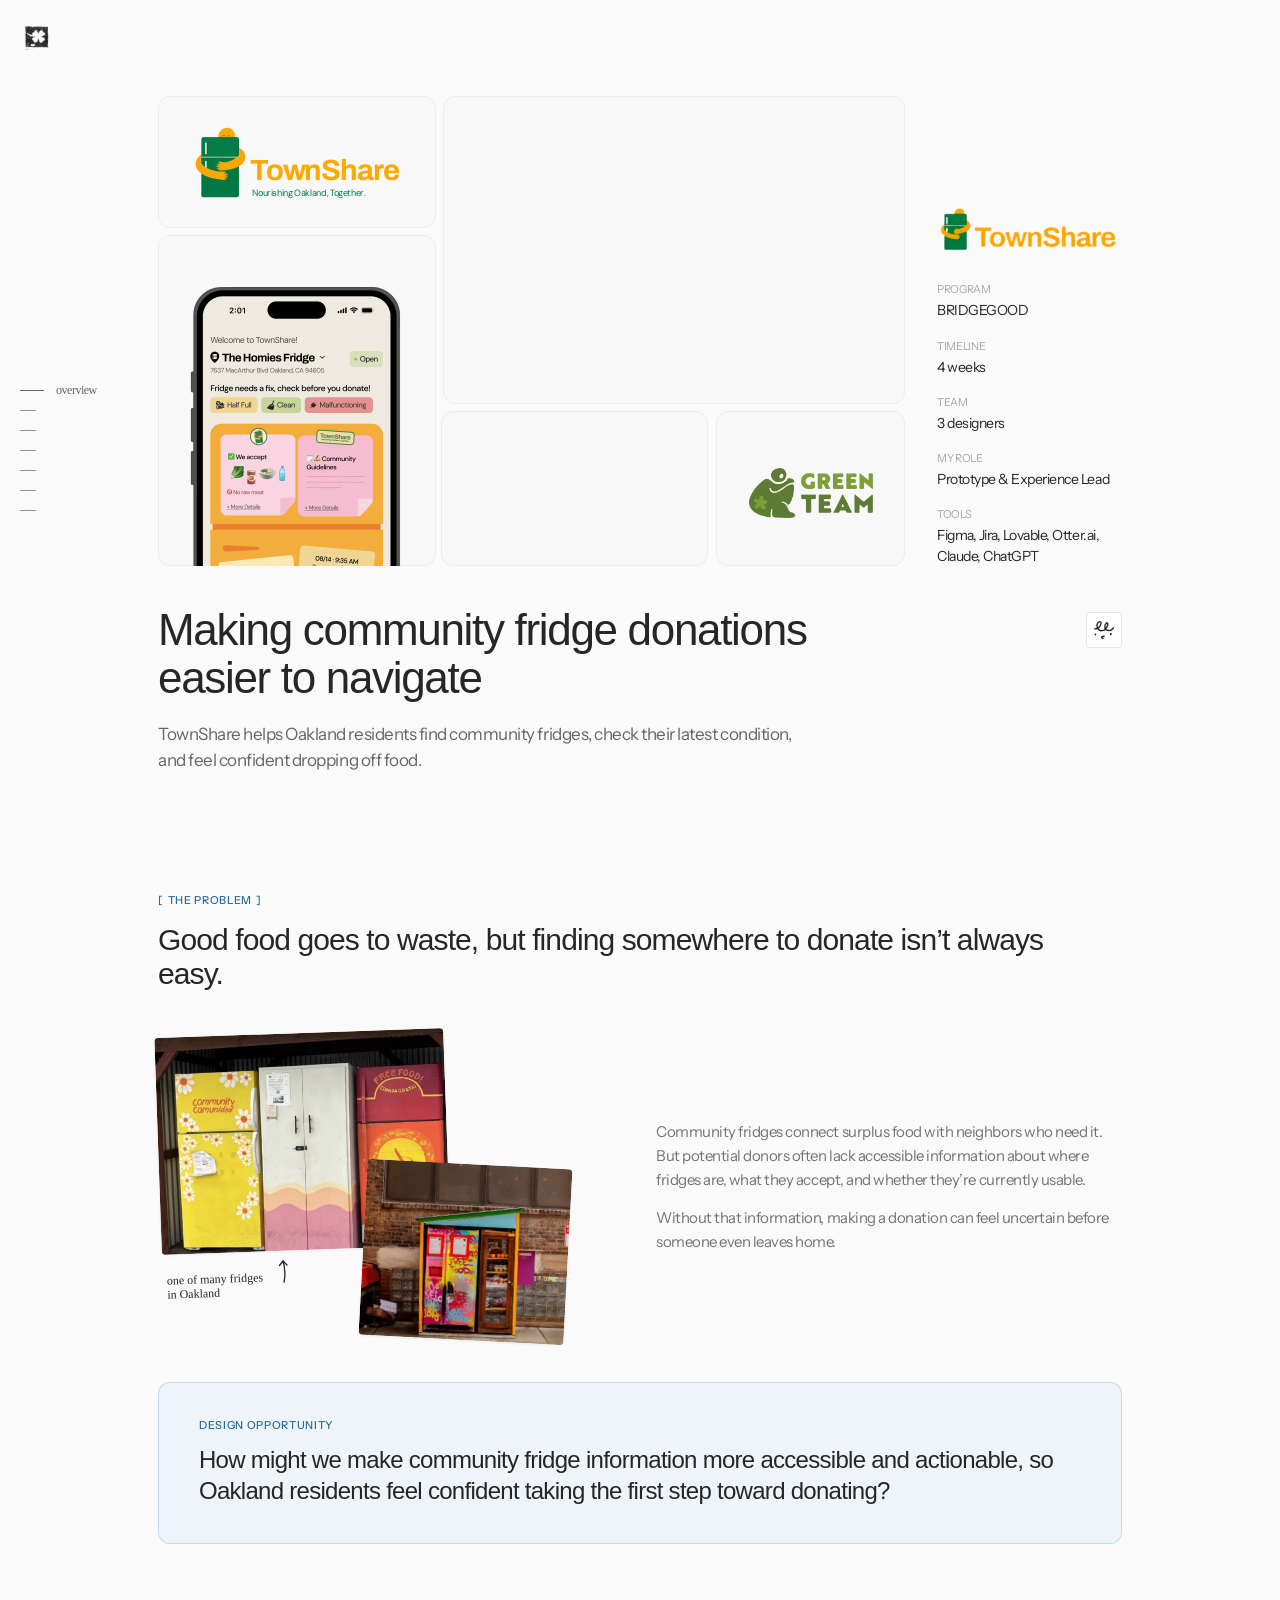
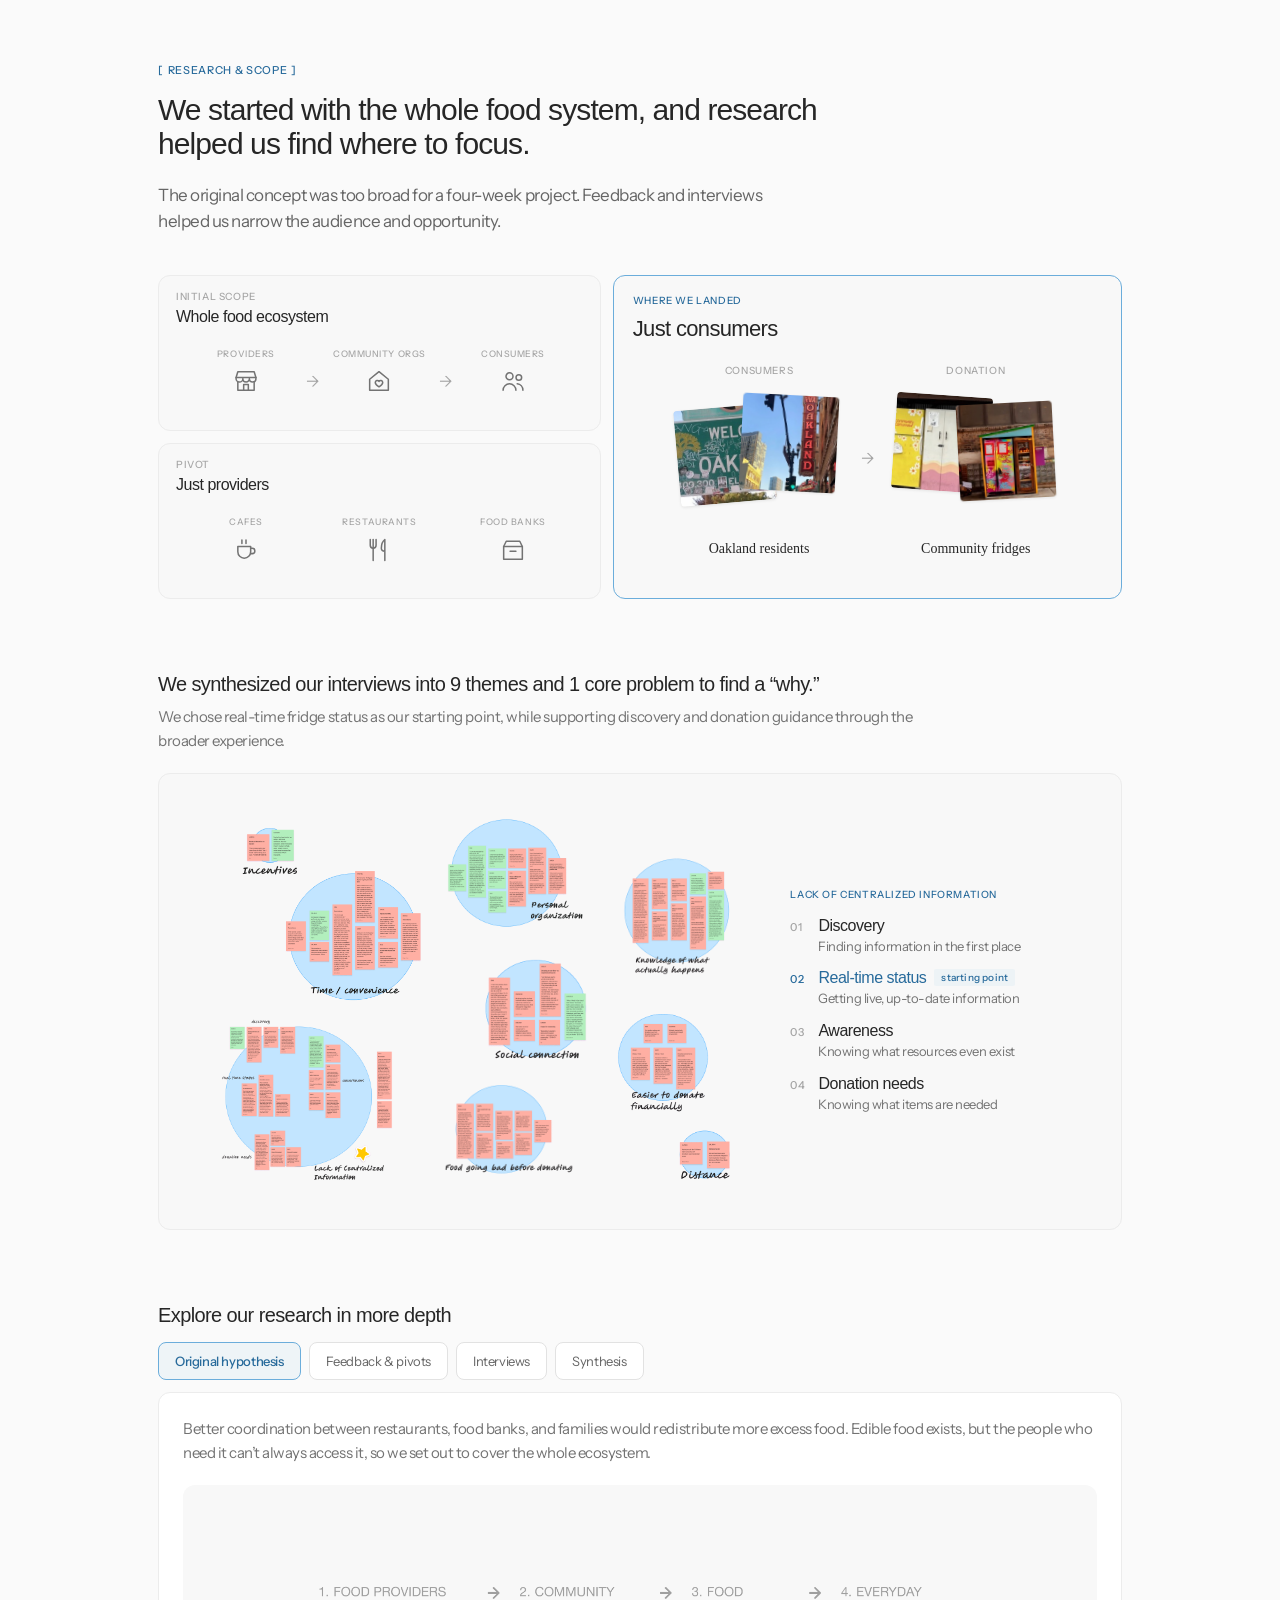
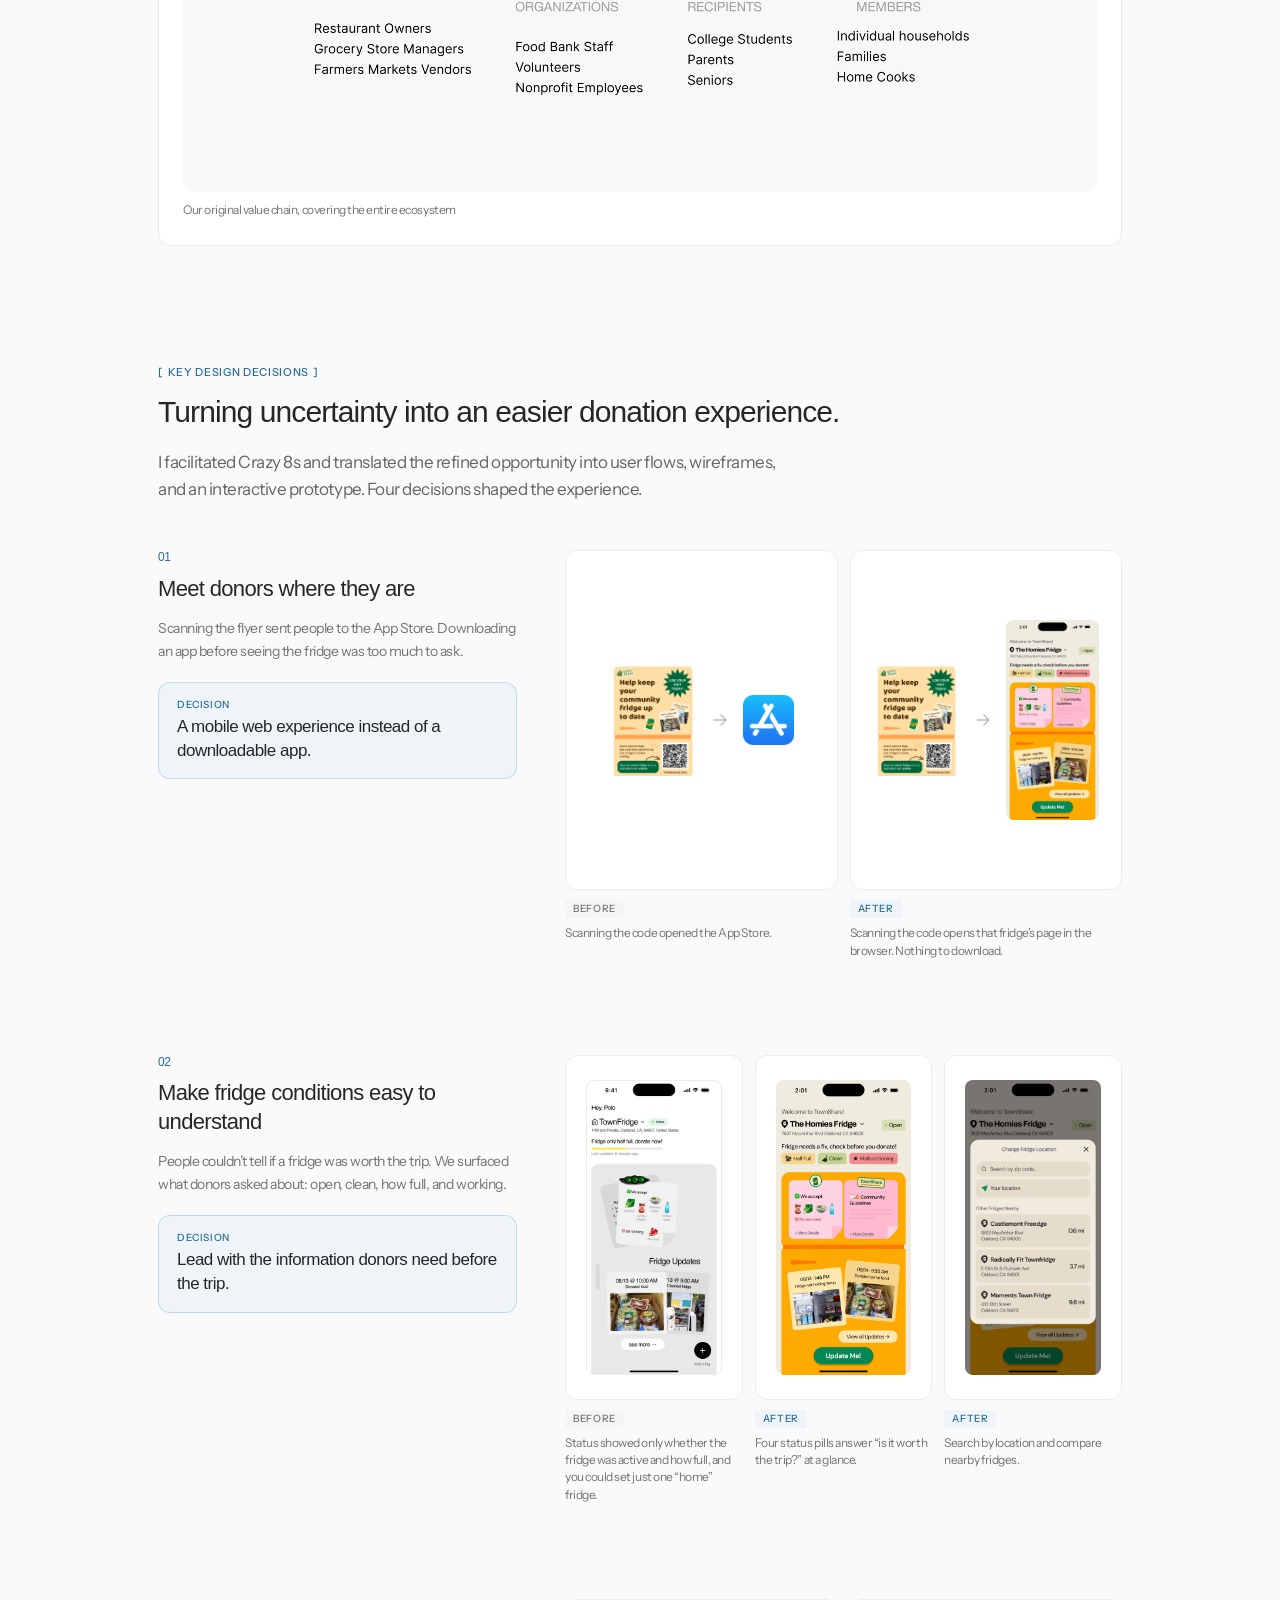
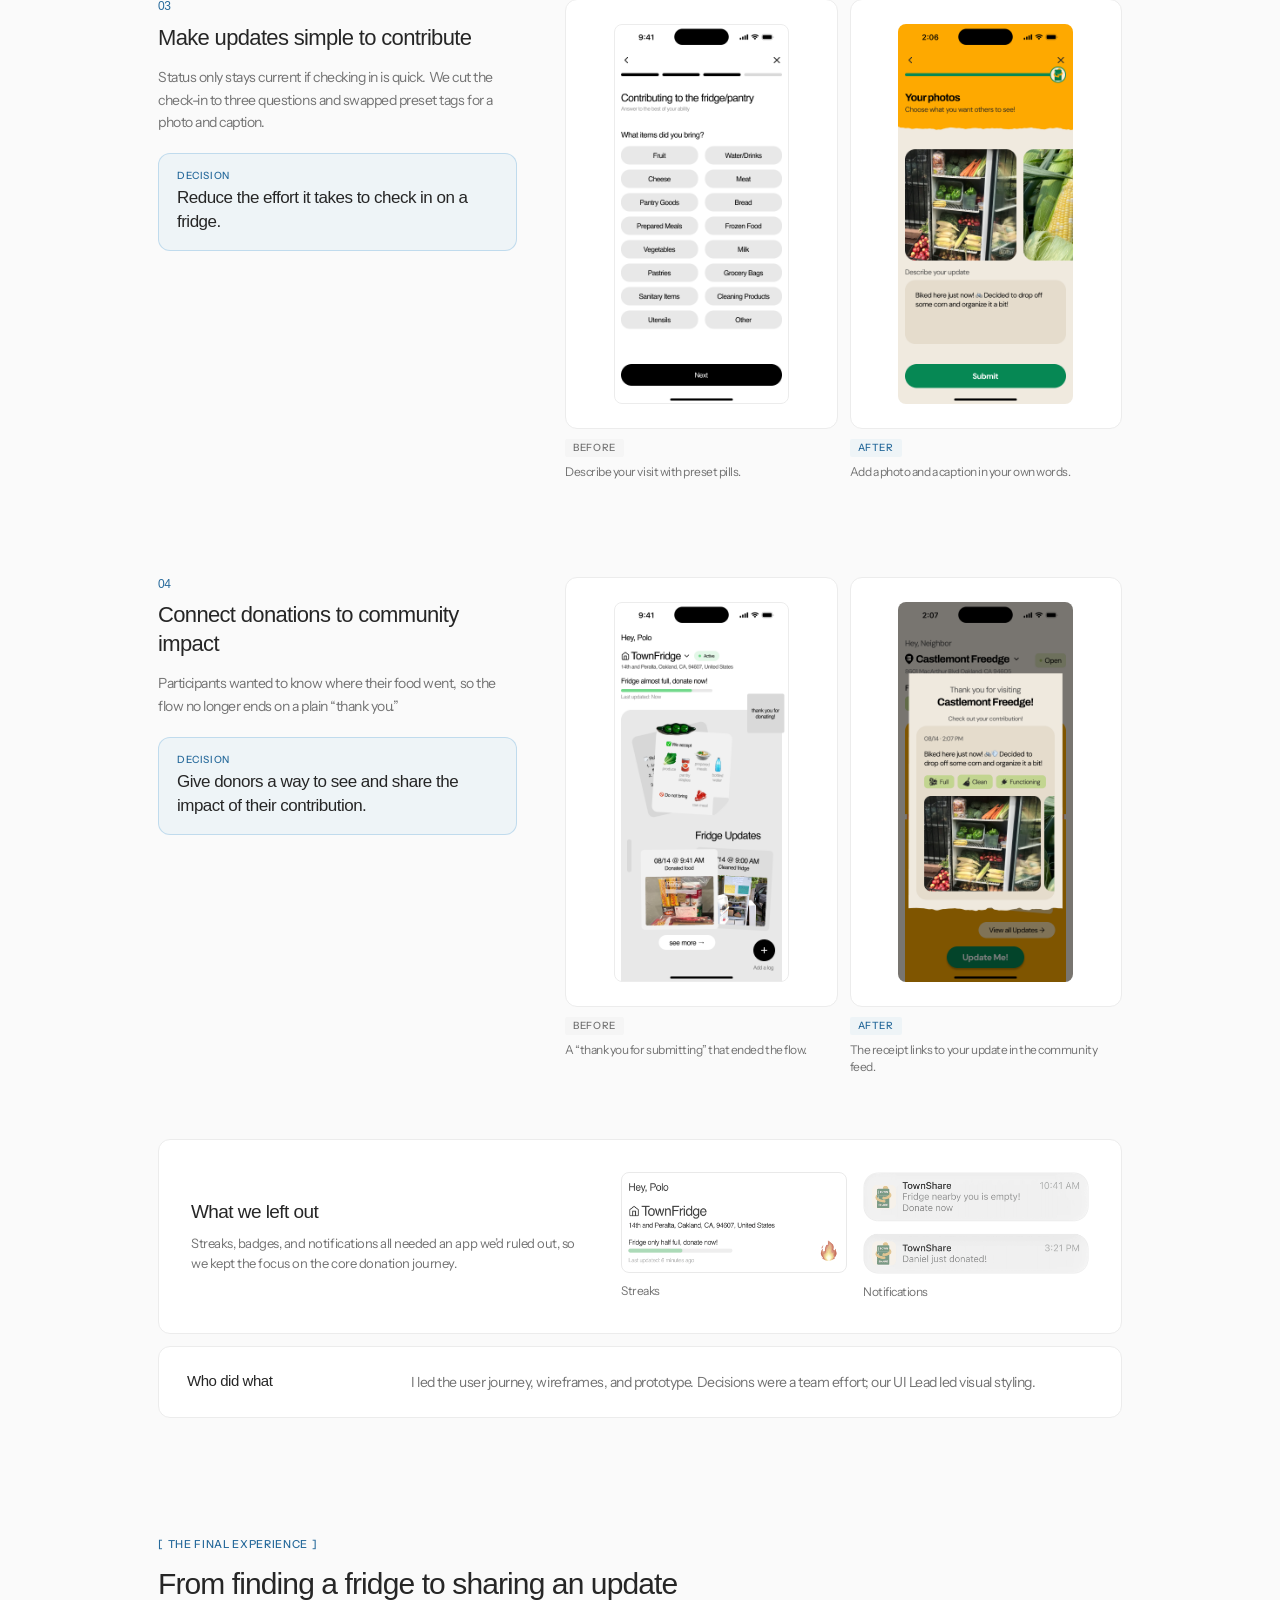
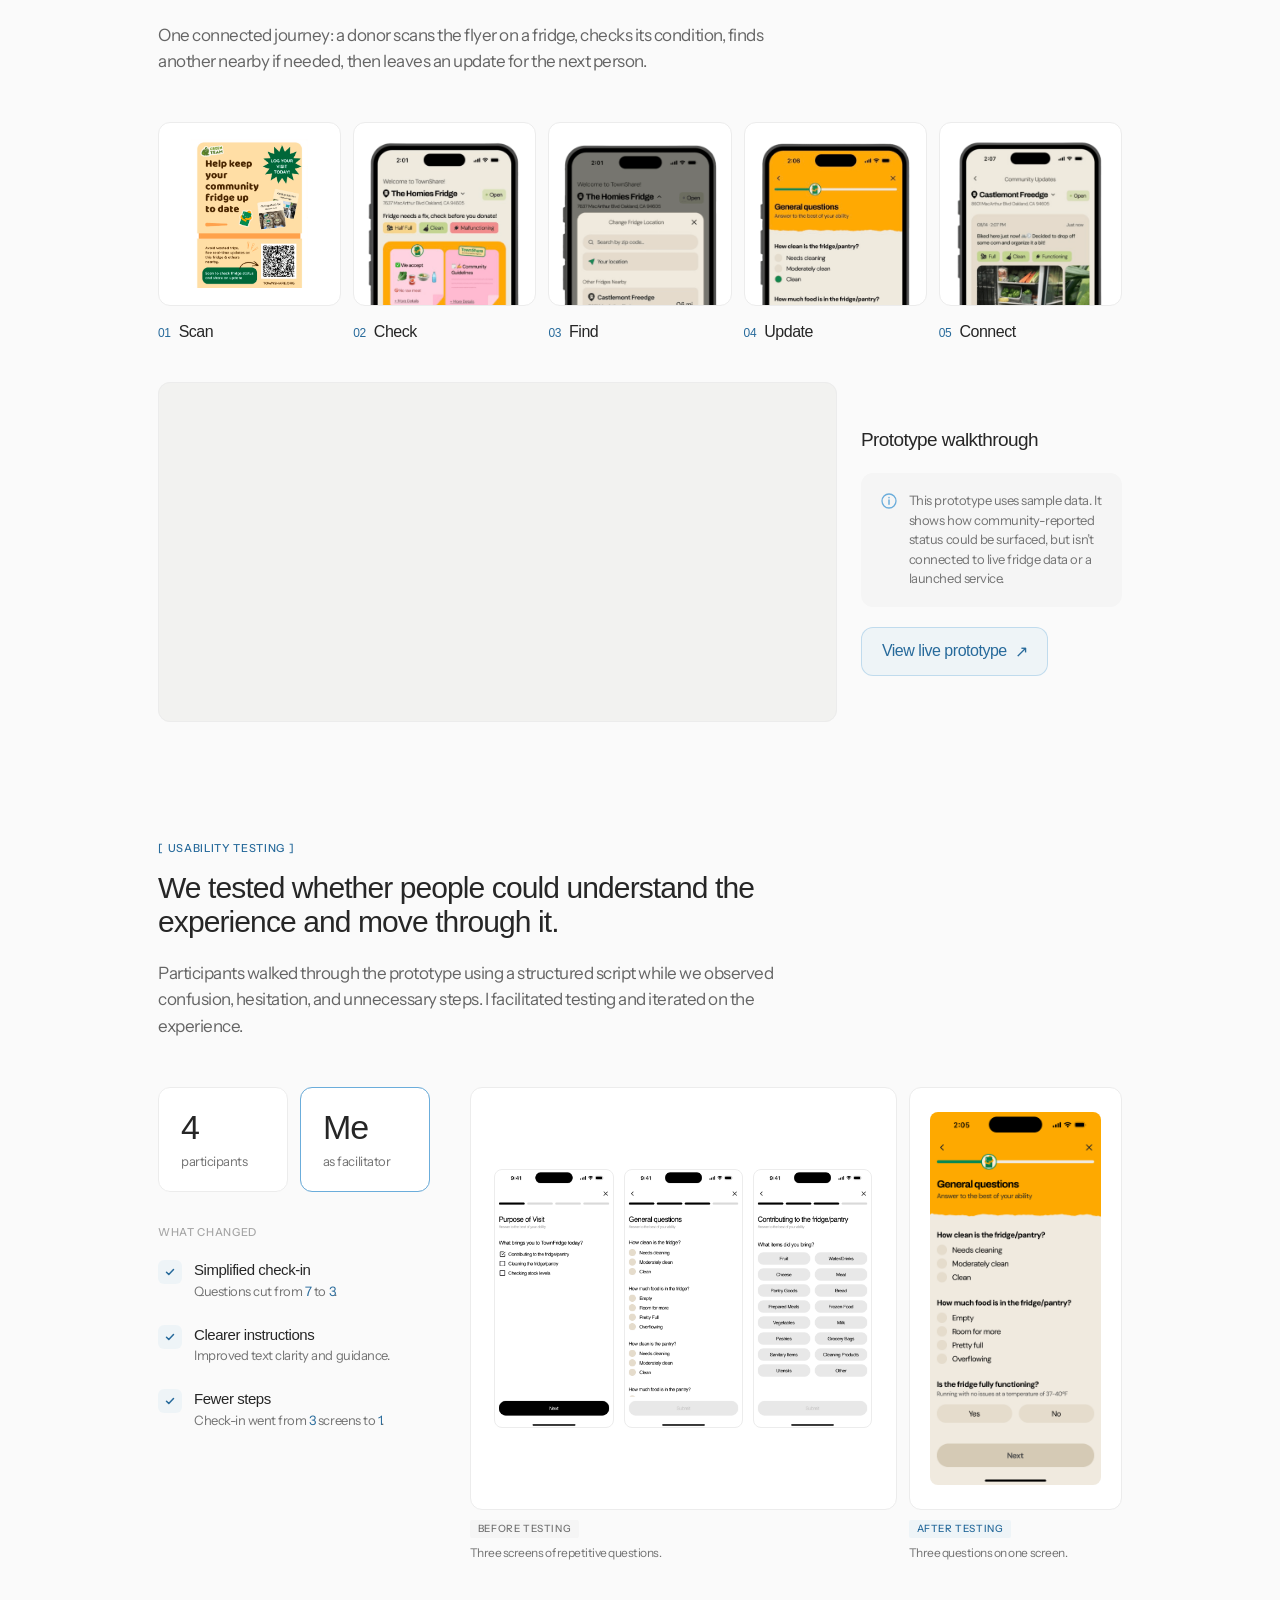
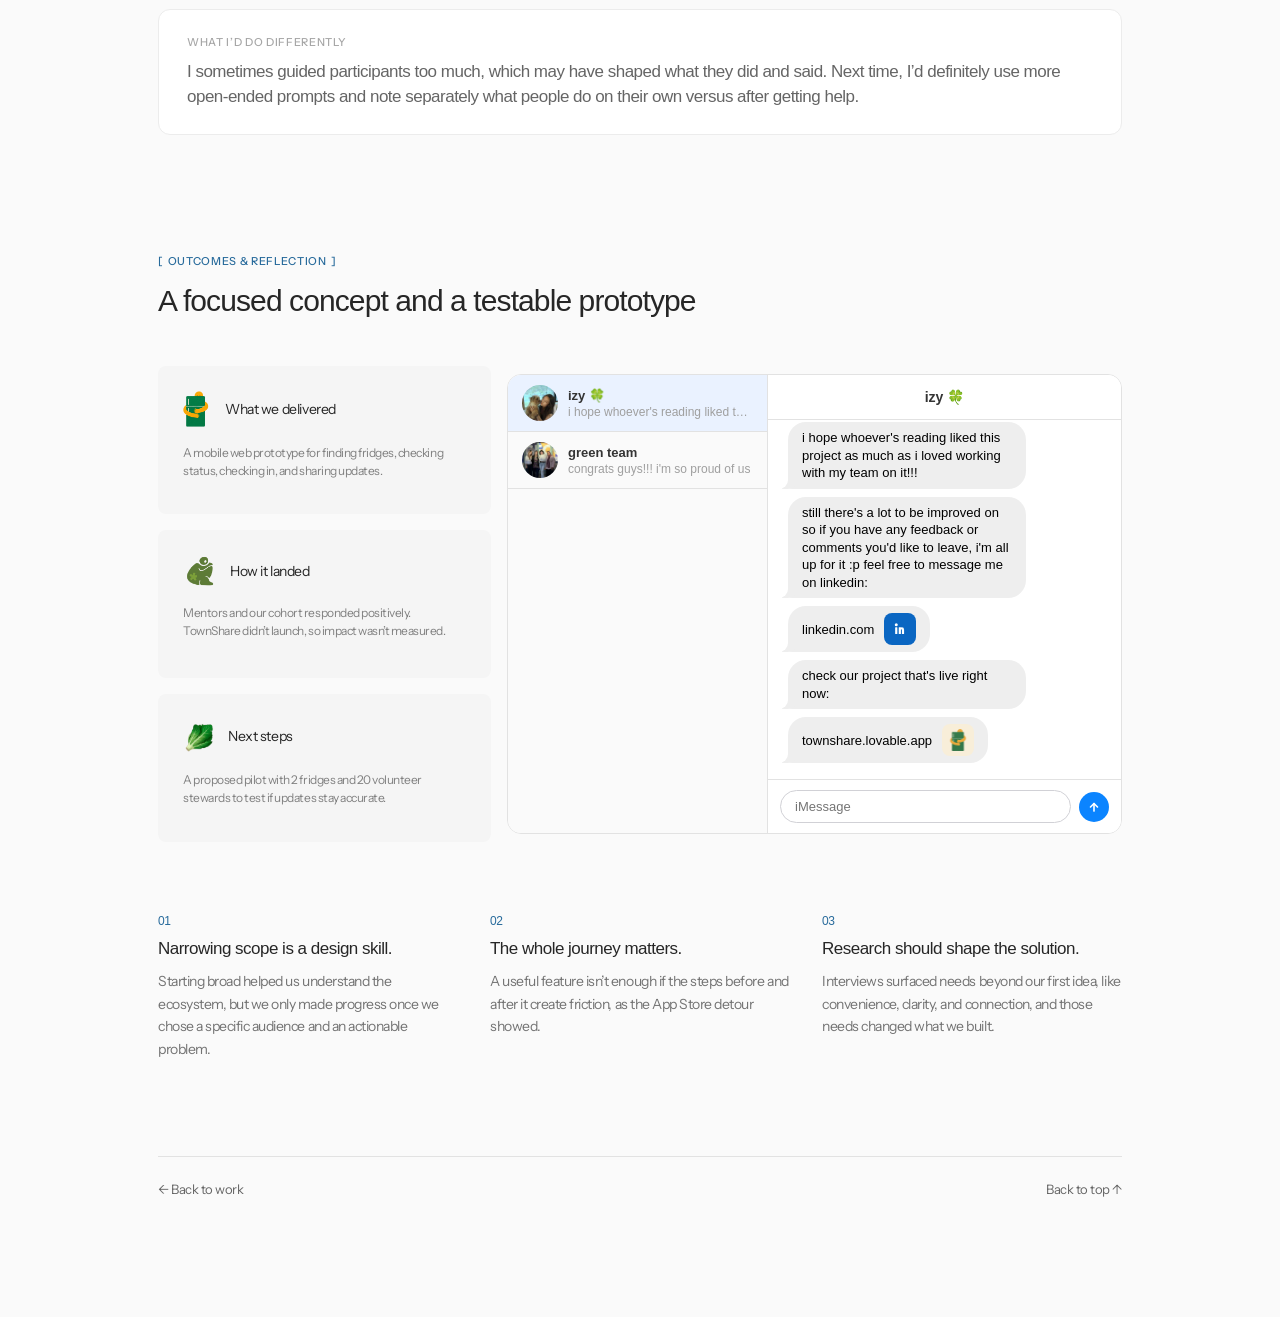
<file: townshare.html>
<!doctype html>
<html lang="en">
<head>
<meta charset="utf-8">
<meta name="viewport" content="width=device-width, initial-scale=1">
<title>izabella chan · TownShare</title>
<meta name="description" content="TownShare: making community fridge donations easier to navigate. A UX case study by Izabella Chan.">
<script src="assets/cursor.js"></script>
<link rel="icon" href="/assets/favicon.png" type="image/png">
<link rel="apple-touch-icon" href="/assets/apple-touch-icon.png">
<link rel="stylesheet" href="https://fonts.googleapis.com/css2?family=Instrument+Sans:wght@400;500&amp;family=Archivo:wght@700&amp;family=DM+Sans:wght@400&amp;family=Schoolbell&amp;display=swap">
<link rel="stylesheet" href="assets/site.css">
<script src="assets/vt.js"></script>
<style>
/* TownShare case study (draft redesign). Built on the site tokens in assets/site.css.
   Accent: TownShare blue #6BADDB for marks and fills; --accent-text (#276a9b) for small blue text so it stays readable. */
:root{--ts:#6BADDB;--ts-wash:rgba(107,173,219,.08);--ts-ink:var(--accent-text);--body:var(--text-muted)}
body{margin:0;background:var(--canvas);color:var(--body);font-family:var(--sans);letter-spacing:-0.03em;-webkit-font-smoothing:antialiased}
img,video{display:block;max-width:100%}
p{margin:0}

.logo-stamp{display:flex;align-items:center;justify-content:center;position:fixed;top:21.575px;left:20px;z-index:6;width:29.205px;height:28.057px}
.logo-stamp img{display:block;width:27.744px;height:26.524px;object-fit:cover;object-position:top;transform:rotate(-3.25deg)}
.logo-stamp:focus-visible{outline:2px solid var(--ts);outline-offset:4px}

/* side nav: a short line per section, the current one longer with its label */
.cs-nav{position:fixed;left:20px;top:50%;transform:translateY(-50%);z-index:5;display:flex;flex-direction:column;gap:4px}
.cs-nav a{display:flex;align-items:center;gap:12px;height:16px;padding:4px 0;text-decoration:none;color:var(--text);font-family:"Schoolbell",cursive;font-size:12px}
.cs-nav a i{display:block;width:16px;height:1px;background:#959595;transition:width .25s ease}
.cs-nav a span{opacity:0;white-space:nowrap;transition:opacity .25s ease}
.cs-nav a:hover span,.cs-nav a[aria-current="true"] span{opacity:1}
.cs-nav a[aria-current="true"] i{width:24px;background:var(--text)}
.cs-nav a:focus-visible{outline:2px solid var(--ts);outline-offset:2px}

.cs{max-width:1028px;margin:0 auto;padding:96px 32px 120px}
.cs-section{padding-top:120px;scroll-margin-top:24px}

/* type */
.eyebrow{display:flex;align-items:center;gap:4px;margin-bottom:16px;font-weight:500;font-size:11px;line-height:1.2;letter-spacing:.06em;text-transform:uppercase;color:var(--ts-ink)}
.eyebrow::before{content:"["}
.eyebrow::after{content:"]"}
h1,h2,h3{margin:0;font-family:var(--helvetica-neue);font-weight:400;color:var(--text-strong)}
h1{font-size:44px;line-height:1.08;letter-spacing:-0.035em;max-width:760px}
h2{font-size:30px;line-height:1.15;letter-spacing:-0.03em;max-width:720px}
h3{font-size:19px;line-height:1.3;letter-spacing:-0.02em}
.lead{max-width:640px;margin-top:20px;font-size:17px;line-height:1.55;color:var(--text)}
.prose{max-width:640px;display:flex;flex-direction:column;gap:14px;font-size:15px;line-height:1.6}
.prose strong,.lead strong{font-weight:500;color:var(--text-strong)}
.small{font-size:13px;line-height:1.5}
.caption{margin-top:10px;font-size:12px;line-height:1.4;color:var(--text-muted)}
.tag{display:inline-block;padding:3px 8px;border-radius:2px;font-weight:500;font-size:10px;line-height:1.2;letter-spacing:.06em;text-transform:uppercase}
.tag.before{background:var(--surface-sunken);color:var(--text-muted)}
.tag.after{background:var(--ts-wash);color:var(--ts-ink)}

/* surfaces */
.tile{background:var(--surface);border:1px solid #ececec;border-radius:var(--radius-md)}
.shot{display:flex;align-items:center;justify-content:center;padding:28px;background:var(--surface);border:1px solid #ececec;border-radius:var(--radius-md);overflow:hidden}
.shot img{max-height:420px;width:auto;object-fit:contain}
.figure-wide img{width:100%;height:auto;border-radius:var(--radius-sm)}

/* hero */
/* hero bento from the original case study: tiles placed in % of its width (cqw) */
.ts-media{outline:1px solid #ececec;outline-offset:-1px}
.hero-row{display:flex;align-items:flex-end;gap:32px;margin-bottom:40px}
.hero-row .hero-art{flex:0 1 747px;min-width:0;margin:0}
.hero-meta{flex:1 1 0;min-width:180px;display:flex;flex-direction:column;gap:24px}
.hero-logo{width:100%;max-width:220px;height:auto}
.title-row{display:flex;align-items:flex-start;gap:32px}
.title-row h1{flex:0 1 747px;min-width:0}
.title-meta{flex:1 1 0;min-width:180px;padding-top:6px;display:flex;justify-content:flex-end}
.facts{margin:0;display:flex;flex-direction:column;gap:18px}
.facts dt{margin-bottom:4px;font-weight:400;font-size:11px;line-height:normal;letter-spacing:-0.03em;text-transform:uppercase;color:var(--text-label)}
.facts dd{margin:0;font-size:14px;line-height:1.45;color:var(--text-strong)}
.role-btn{display:inline-flex;align-items:center;justify-content:center;width:36px;height:36px;border:1px solid #e2e2e2;border-radius:4px;background:#fff;color:var(--text-strong);cursor:pointer;transition:transform .2s,border-color .2s,color .2s}
.role-btn:hover,.role-btn[aria-expanded="true"]{border-color:var(--ts)}
.role-btn .ic{display:flex}
.role-btn:focus-visible{outline:2px solid var(--ts);outline-offset:2px}
.role-pop{position:fixed;inset:0;z-index:100;display:flex;align-items:center;justify-content:center;padding:24px;background:rgba(250,250,250,.55);-webkit-backdrop-filter:blur(14px);backdrop-filter:blur(14px);opacity:0;transition:opacity .25s ease}
.role-pop[hidden]{display:none}
.role-pop.open{opacity:1}
@media (prefers-reduced-motion:reduce){.role-pop,.role,.role li,.role .aside{transition:none}.role .squiggle path,.role .chk path{stroke-dashoffset:0;animation:none!important}}
.role{position:relative;width:min(520px,100%);max-height:calc(100vh - 48px);overflow:auto;padding:40px 40px 32px;background:#fff;border-radius:12px;box-shadow:0 1px 2px rgba(0,0,0,.04),0 24px 60px rgba(38,38,38,.12);transform-origin:var(--ox,50%) var(--oy,0);transform:scale(.2) rotate(-6deg);opacity:0;transition:transform .45s cubic-bezier(.2,.9,.25,1.15),opacity .25s ease}
.role-pop.open .role{transform:rotate(-1deg);opacity:1}
.role-x{position:absolute;top:14px;right:14px;width:30px;height:30px;border:0;border-radius:4px;background:transparent;font-size:20px;line-height:1;color:var(--text-label);cursor:pointer}
.role-x:hover{background:#f4f4f4;color:var(--text-strong)}
.role h3{position:relative;display:inline-block;margin:0 0 22px;font-family:"Schoolbell",cursive;font-weight:400;font-size:30px;line-height:1.1;letter-spacing:0;color:var(--text-strong)}
.role .squiggle{position:absolute;left:-2px;right:-4px;bottom:-9px;width:calc(100% + 6px);height:10px;color:var(--ts)}
.role .squiggle path,.role .chk path{stroke-dasharray:1;stroke-dashoffset:1}
.role-pop.open .squiggle path{animation:icon-draw .6s .3s ease-out forwards}
.role ul{margin:0;padding:0;list-style:none;display:flex;flex-direction:column;gap:14px}
.role li{display:grid;grid-template-columns:18px minmax(0,1fr);gap:12px;align-items:start;font-size:15px;line-height:1.45;color:var(--text-strong)}
.role li b{font-weight:500;color:var(--ts-ink)}
.role .chk{width:18px;height:18px;margin-top:1px;color:var(--ts)}
.role li,.role .aside{opacity:0;transform:translateY(6px);transition:opacity .3s ease,transform .3s ease;transition-delay:calc(.45s + var(--i) * 90ms)}
.role-pop.open .role li,.role-pop.open .role .aside{opacity:1;transform:none}
.role-pop.open .chk path{animation:icon-draw .35s ease-out forwards;animation-delay:calc(.55s + var(--i) * 90ms)}
.role .aside{margin-top:24px;padding-top:0;font-size:13px;line-height:1.5;color:var(--text-muted)}
.role .aside span{margin-right:4px;font-family:"Schoolbell",cursive;font-size:15px;letter-spacing:.03em;color:var(--ts-ink)}

/* problem */
h2.wide{max-width:900px}
.problem-row{margin-top:32px;display:grid;grid-template-columns:minmax(0,1fr) minmax(0,1fr);gap:32px;align-items:center}
/* fridge photo sits tilted inside a card with a handwritten note, like the About page */
.photo-card{position:relative;margin:0;container-type:inline-size}
.photos{position:relative;height:70cqw}
.photo{position:absolute;overflow:hidden;border-radius:4px;box-shadow:0 1px 3px rgba(0,0,0,.06);transform:rotate(var(--r));transition:transform .5s cubic-bezier(.22,1,.36,1)}
.photo:hover{transform:rotate(var(--rh)) scale(1.03);z-index:2}
.photo img{display:block;width:100%;height:100%;object-fit:cover}
/* back photo: 62cqw wide at 4:3, so its bottom sits at 2 + 46.5 = 48.5cqw (+7px for the tilt; the note sits 16px under it) */
.photo.back{--r:-2deg;--rh:-3.5deg;left:0;top:2cqw;width:62cqw;aspect-ratio:4/3}
.photo.front{--r:3deg;--rh:4.5deg;left:44cqw;top:30cqw;width:44cqw;aspect-ratio:496/426;z-index:1}
.photo-note{position:absolute;left:2cqw;top:calc(48.5cqw + 23px);margin:0;font-family:"Schoolbell",cursive;font-size:12px;line-height:1.15;letter-spacing:0;color:var(--text-strong);transform:rotate(-2deg)}
.photo-note .ink{display:block;white-space:nowrap;clip-path:inset(-30% 100% -30% 0)}
.photo-arrow{position:absolute;left:calc(2cqw + 104px);top:calc(48.5cqw + 9px);width:24px;height:24px;overflow:visible;transform:scaleX(-1)}
.photo-arrow path{stroke:var(--text-strong);stroke-width:1.3;stroke-linecap:round;stroke-linejoin:round;stroke-dasharray:1;stroke-dashoffset:1}
/* the caption writes one line at a time, then the arrow draws */
.photo-card.seen .photo-note .ink{animation:write .7s linear .2s forwards}
.photo-card.seen .photo-note .ink + .ink{animation-duration:.45s;animation-delay:.95s}
.photo-card.seen .photo-arrow path{animation:icon-draw .45s cubic-bezier(.45,0,.25,1) 1.5s forwards}
.photo-card.seen .photo-arrow path + path{animation-delay:1.9s;animation-duration:.25s}
@keyframes write{to{clip-path:inset(-30% 0 -30% 0)}}
@media (prefers-reduced-motion: reduce){.photo,.photo:hover{transition:none}.photo-note .ink{clip-path:none}.photo-arrow path{stroke-dashoffset:0}.photo-card.seen .photo-note .ink,.photo-card.seen .photo-arrow path{animation:none}}
.stat{padding:22px 22px 20px;text-align:left}
.stat b{display:block;margin-bottom:8px;font-family:var(--helvetica-neue);font-weight:400;font-size:40px;line-height:1;letter-spacing:-0.04em;color:var(--text-strong)}
.stat p{font-size:13px;line-height:1.45}
.hmw{margin-top:32px;padding:36px 40px;border-radius:var(--radius-md);background:var(--ts-wash);border:1px solid rgba(107,173,219,.35)}
.hmw .eyebrow{margin-bottom:12px}
.hmw .eyebrow::before,.hmw .eyebrow::after{display:none}
.hmw p:not(.eyebrow){font-family:var(--helvetica-neue);font-size:24px;line-height:1.3;letter-spacing:-0.025em;color:var(--text-strong)}

/* research */
/* scope: three tiles in the hero bento's style (#F8F8F8, 12px corners, #ECECEC stroke). The photo groups
   shrink as the scope narrows; hover a photo to see who it is (the last tile keeps its captions visible). */
.scope-tiles{margin-top:40px;display:grid;grid-template-columns:minmax(0,1fr) minmax(0,1.15fr);grid-template-rows:auto auto;grid-auto-flow:column;gap:12px}
/* the two earlier stages stack small on the left; where we landed (Pivot 02) gets the big tile on the right */
.scope-tile.past{gap:4px;padding:16px 18px}
.scope-tile.past .groups{padding:10px 0 12px;gap:8px}
.scope-tile.past .cluster{--s:40px}
.scope-tile.past .group-name{font-size:9px}
.scope-tile.past h3{font-size:16px}
/* earlier stages: the reason is hidden until you hover (or focus) the tile; it fades in where the icons were */
.scope-tile.past{position:relative;outline-offset:-1px;cursor:default}
.scope-tile.past p{position:absolute;left:18px;right:18px;top:58px;bottom:16px;display:flex;align-items:center;justify-content:center;text-align:center;font-size:14px;line-height:1.5;color:var(--text-strong);opacity:0;pointer-events:none;transition:opacity .25s ease}
.scope-tile.past .groups{transition:opacity .25s ease}
.scope-tile.past:hover .groups,.scope-tile.past:focus-visible .groups{opacity:0}
.scope-tile.past:hover p,.scope-tile.past:focus-visible p{opacity:1}
.scope-tile.past:focus-visible{outline:2px solid var(--ts)}
/* earlier stages use simple line icons so the photos in Pivot 02 carry the attention */
.groups.icons{gap:18px;padding:14px 0 16px}
/* fixed item width + a spacer where Pivot 01 has no arrow, so both icon rows line up */
.icon-item{width:104px;display:flex;flex-direction:column;align-items:center;gap:8px}
.group-arrow.spacer{visibility:hidden}
.icon-item svg{width:28px;height:28px;stroke:var(--text-muted);stroke-width:1.3;stroke-linecap:round;stroke-linejoin:round}
.icon-item .group-name{order:-1}
.groups.icons .group-arrow{margin-top:18px}
.scope-tile.past .scope-tag{color:var(--text-label)}
.scope-tile.focus{grid-row:1 / span 2;outline-color:var(--ts)}
.scope-tile.focus h3{font-size:22px}
.scope-tile.focus p{font-size:14px}
.scope-tile.focus .cluster{--s:96px}
.scope-tile.focus .groups{gap:20px}
.scope-tile.focus .group-note{font-size:14px}
.scope-tile.focus .group{gap:18px}
.scope-tile.focus .group-arrow{margin-top:-8px}
/* the fridge pair tilts the other way so the two clusters don't look identical */
.cluster.alt .snap:nth-child(1){--r:4deg;top:0}
.cluster.alt .snap:nth-child(2){--r:-3deg;top:calc(var(--s) * .08);z-index:1}
.scope-tile{display:flex;flex-direction:column;gap:8px;padding:20px 20px 22px;background:#F8F8F8;border-radius:12px;outline:1px solid #ECECEC;outline-offset:-1px}
.scope-tag{font-weight:500;font-size:10px;line-height:1.2;letter-spacing:.06em;text-transform:uppercase;color:var(--ts-ink)}
.scope-tile h3{font-size:18px}
.scope-tile p{font-size:13px;line-height:1.5}
.groups{flex:1;display:flex;align-items:center;justify-content:center;gap:10px;padding:14px 0 18px}
.group{display:flex;flex-direction:column;align-items:center;gap:8px}
.group-name{font-weight:500;font-size:10px;line-height:1.2;letter-spacing:.06em;text-transform:uppercase;color:var(--text-label);white-space:nowrap}
.group-arrow{margin-top:18px;color:var(--text-label)}
.group-note{font-family:"Schoolbell",cursive;font-size:12px;line-height:1;letter-spacing:0;color:var(--text-strong);white-space:nowrap}
/* in the last tile, hovering a photo lifts it in front so the one underneath can be seen */
/* photo clusters scale with --s (photo size) */
.cluster{--s:52px;position:relative;height:calc(var(--s) * 1.3)}
.cluster.n3{width:calc(var(--s) * 2.2)}
.cluster.n2{width:calc(var(--s) * 1.7)}
.cluster.n1{width:calc(var(--s) + 4px)}
.snap{position:absolute;top:calc(var(--s) * .12);left:0;width:var(--s);margin:0;outline:none;transform:rotate(var(--r,0deg));transition:transform .45s cubic-bezier(.22,1,.36,1)}
.snap:nth-child(1){--r:-5deg}
.snap:nth-child(2){--r:3deg;left:calc(var(--s) * .6);top:0;z-index:1}
.snap:nth-child(3){--r:6deg;left:calc(var(--s) * 1.16);top:calc(var(--s) * .18);z-index:2}
.cluster.n2 .snap:nth-child(2){left:calc(var(--s) * .66)}
.snap-img{position:relative;width:var(--s);height:var(--s);overflow:hidden;border-radius:4px;background:#ececea;box-shadow:0 1px 3px rgba(0,0,0,.08)}
.snap-img img{display:block;width:100%;height:100%;object-fit:cover}
/* until a photo is added, its slot shows the file name to drop in */
.snap-img:not(:has(img))::after{content:attr(data-todo);position:absolute;inset:0;display:flex;align-items:center;justify-content:center;padding:4px;font-size:7px;line-height:1.2;text-align:center;word-break:break-all;color:#a9a9a6}
.snap:hover,.snap:focus-visible{transform:rotate(0deg) scale(1.12);z-index:5}
.snap:focus-visible .snap-img{outline:2px solid var(--ts);outline-offset:2px}
.snap-tip{position:absolute;left:50%;top:calc(100% + 8px);padding:0;white-space:nowrap;font-family:"Schoolbell",cursive;font-size:12px;line-height:1;letter-spacing:0;color:var(--text-strong);transform:translateX(-50%) translateY(-3px);opacity:0;pointer-events:none;transition:opacity .2s ease,transform .2s ease}
.snap:hover .snap-tip,.snap:focus-visible .snap-tip{opacity:1;transform:translateX(-50%)}
@media (prefers-reduced-motion: reduce){.snap,.snap-tip{transition:none}}

.glance-nums{display:grid;grid-template-columns:repeat(3,1fr);gap:12px}
.glance-nums .stat b{font-size:34px}
.mine{outline:1.5px solid var(--ts);outline-offset:-1.5px}
.mine .who{display:inline-block;margin-top:8px}
.interviews{display:grid;grid-template-columns:667fr 1156fr 1436fr;gap:12px}
.interviews img{width:100%;height:100%;object-fit:cover;border-radius:var(--radius-md);filter:grayscale(.15)}

.insight .n{font-family:var(--helvetica-neue);font-size:13px;color:var(--ts-ink)}


.sub-eyebrow{margin:72px 0 16px;font-weight:500;font-size:11px;line-height:1.2;letter-spacing:.06em;text-transform:uppercase;color:var(--text-muted)}
/* synthesis: the nine theme clusters from FigJam (placed as on the original board, pink removed) in a bento-style box,
   with the chosen theme broken into its four parts on the right; real-time status (where we started) in blue */
.board{display:grid;grid-template-columns:minmax(0,1.9fr) minmax(0,1fr);gap:24px;align-items:center;padding:20px 24px;background:#F8F8F8;border-radius:12px;outline:1px solid #ECECEC;outline-offset:-1px}
.board-map{position:relative;aspect-ratio:965/688;container-type:inline-size}
.board-map img{position:absolute;display:block;object-fit:contain}
.board-legend{display:flex;flex-direction:column;gap:16px}
.board-tag{font-weight:500;font-size:10px;line-height:1.2;letter-spacing:.06em;text-transform:uppercase;color:var(--ts-ink)}
.subs{margin:0;padding:0;list-style:none;display:flex;flex-direction:column;gap:14px;counter-reset:sub}
.sub{display:grid;grid-template-columns:28px minmax(0,1fr);row-gap:2px;counter-increment:sub}
.sub::before{content:counter(sub,decimal-leading-zero);grid-row:span 2;padding-top:3px;font-size:11px;font-weight:500;letter-spacing:.02em;color:var(--text-label)}
.sub b{font-family:var(--helvetica-neue);font-weight:400;font-size:16px;letter-spacing:-0.03em;color:var(--text-strong)}
.sub span{font-size:13px;line-height:1.45}
.sub.on::before,.sub.on b{color:var(--ts-ink)}
.sub.on b::after{content:"starting point";margin-left:8px;padding:2px 7px;border-radius:2px;background:var(--ts-wash);font-family:var(--sans);font-weight:500;font-size:10px;letter-spacing:.02em;vertical-align:2px;color:var(--ts-ink)}
.heard-after{margin:72px 0 20px;display:flex;flex-direction:column;gap:8px;max-width:760px}
.heard-after h3{font-size:20px}
.heard-after p{font-size:15px;line-height:1.6}
.process{margin-top:72px}
.process > h3{font-size:20px}
.tabs{margin:14px 0 12px;display:flex;flex-wrap:wrap;gap:8px}
.tabs button{padding:10px 16px;border:1px solid var(--line);border-radius:var(--radius-sm);background:var(--surface);font-family:var(--sans);font-size:13px;letter-spacing:-0.03em;color:var(--text);transition:border-color .2s ease,background .2s ease,color .2s ease}
.tabs button:hover{border-color:#cfcfcf}
.tabs button[aria-selected="true"]{border-color:var(--ts);background:var(--ts-wash);color:var(--ts-ink);font-weight:500}
.tabs button:focus-visible{outline:2px solid var(--ts);outline-offset:2px}
.panel{padding:24px 24px 26px;display:flex;flex-direction:column;gap:14px}
.panel[hidden]{display:none}
.panel h3{font-size:20px}
.panel > p{font-size:15px;line-height:1.6}
.panel > p.caption{margin-top:-4px;font-size:12px;line-height:1.4;color:var(--text-muted)}
.panel figure{margin:6px 0 0}
/* interviews: three big numbers instead of a paragraph */
.int-facts{display:flex;flex-wrap:wrap;gap:20px 64px}
.int-facts div{display:flex;flex-direction:column;gap:4px}
.int-facts b{font-family:var(--helvetica-neue);font-weight:400;font-size:32px;line-height:1;letter-spacing:-0.03em;color:var(--text-strong)}
.int-facts span{max-width:260px;font-size:13px;line-height:1.45}
.int-facts .me b{color:var(--ts-ink)}
.panel .interviews{max-width:900px}
.panel figure > img{width:100%;height:auto;border-radius:var(--radius-sm)}
/* value chain: the image's own #F8F8F8 extended with extra padding so the text has room to breathe */
.panel figure > img.vc{box-sizing:border-box;padding:80px 112px;background:#F8F8F8;border-radius:12px}
/* feedback panel: two equal columns that line up with the hypothesis cards above; both images sit in same-height
   #F8F8F8 boxes, the value chain smaller and centered so it gets white space around it */
.panel-figs{display:grid;grid-template-columns:1fr 1fr;gap:10px;align-items:stretch}
.panel-figs figure{display:flex;flex-direction:column}
.panel-figs .fig-box{flex:1;display:flex;align-items:center;justify-content:center;background:#F8F8F8;border-radius:12px;overflow:hidden}
.panel-figs .fig-box img{display:block;width:100%;height:auto}
.panel-figs .fig-box.small{padding:16px}
.panel-figs .fig-box.small img{width:100%}
/* each pivot step sits right above the image that shows it */
.step-text{margin-bottom:10px;font-size:14px;line-height:1.45;color:var(--text)}
.step-text b{display:block;margin-bottom:2px;font-weight:500;font-size:10px;letter-spacing:.06em;text-transform:uppercase;color:var(--ts-ink)}
.hyp{display:grid;grid-template-columns:1fr 1fr;gap:10px}
.hyp div{padding:14px 16px;border-radius:var(--radius-sm);background:var(--surface-sunken);font-size:13px;line-height:1.5;color:var(--text-muted)}
.hyp .new{background:var(--ts-wash);color:var(--text-strong)}
.hyp b{display:block;margin-bottom:4px;font-weight:500;font-size:10px;letter-spacing:.06em;text-transform:uppercase;color:var(--text-label)}
.hyp .new b{color:var(--ts-ink)}

/* decisions */
.decision{margin-top:96px;display:grid;grid-template-columns:minmax(0,1fr) minmax(0,1.55fr);gap:48px;align-items:start}
.decision:first-of-type{margin-top:48px}
.decision > div:first-child{position:sticky;top:40px}
.ba.three{grid-template-columns:repeat(3,minmax(0,1fr))}
.decision .num{display:block;font-family:var(--helvetica-neue);font-size:12px;line-height:1.2;letter-spacing:-0.03em;color:var(--ts-ink)}
.decision h3{margin-top:10px;font-size:22px}
.decision .why{margin-top:14px;font-size:14px;line-height:1.6}
.decision .call{margin-top:20px;padding:16px 18px;border-radius:var(--radius-md);background:var(--ts-wash);border:1px solid rgba(107,173,219,.35);font-family:var(--helvetica-neue);font-size:17px;line-height:1.4;letter-spacing:-0.03em;color:var(--text-strong)}
.decision .call b{display:block;margin-bottom:4px;font-family:var(--sans);font-weight:500;font-size:10px;line-height:1.2;letter-spacing:.06em;text-transform:uppercase;color:var(--ts-ink)}
.ba{display:grid;grid-template-columns:1fr 1fr;gap:0 12px}
.ba figure{margin:0;display:grid;grid-row:span 2;grid-template-rows:subgrid;row-gap:0}
.ba .shot{flex:1;min-height:340px;padding:24px 20px}
.ba .shot img{max-height:380px}
.decision img[src*="/full/"],.change img[src*="/full/"],.decision .qr-flow .flyer{border-radius:8px}
.decision img[src*="/full/before"],.change img[src*="/full/before"]{outline:1px solid #ececec;outline-offset:-1px}
.ba figcaption{display:flex;flex-direction:column;align-items:flex-start;gap:6px;margin-top:10px;font-size:12px;line-height:1.45;color:var(--text-muted)}
.ba-wide{grid-column:1 / -1}
/* QR flow strip used in decision 01 */
.qr-flow{display:flex;align-items:center;justify-content:center;gap:14px;flex:1;min-height:340px;padding:24px 18px}
.qr-flow img{height:auto}
.qr-flow .flyer{width:38%}
.qr-flow .icon{width:22%}
.qr-flow .screen{width:40%}
.qr-flow .arrow{flex:none;width:18px;height:18px;color:#bdbdbd}
.qr-flow .x{position:relative}
.qr-flow .x::after{content:"download first";position:absolute;left:50%;bottom:-22px;transform:translateX(-50%);white-space:nowrap;font-size:10px;color:var(--text-muted)}
.cuts{margin-top:64px;padding:32px;display:grid;grid-template-columns:minmax(0,1fr) minmax(0,1.2fr);gap:40px;align-items:center}
.cuts-imgs{display:grid;grid-template-columns:1fr 1fr;gap:16px}
.cuts-imgs img{width:100%;height:auto;border-radius:var(--radius-sm);opacity:.75;filter:grayscale(.4)}
.cuts-imgs img[src*="streaks"]{outline:1px solid #e2e2e2;outline-offset:-1px}
.ownership{margin-top:12px;padding:24px 28px;display:grid;grid-template-columns:200px 1fr;gap:24px;font-size:14px;line-height:1.6}
.ownership h3{font-size:15px}

/* final experience */
.journey{margin-top:48px;display:grid;grid-template-columns:repeat(5,minmax(0,1fr));gap:12px;counter-reset:st}
.step{display:flex;flex-direction:column}
.step .shot{aspect-ratio:1/1;padding:16px 10px 0;align-items:flex-start}
.step .shot img{width:100%;max-height:none;height:auto}
.step .shot.flyer{align-items:center;padding:16px}
.step .shot.flyer img{width:auto;height:100%}
.step .k{margin-top:16px;display:flex;align-items:baseline;gap:8px}
.step .k span{font-family:var(--helvetica-neue);font-size:12px;color:var(--ts-ink)}
.step .k h3{font-size:16px}
.step p{margin-top:6px;font-size:13px;line-height:1.5}
.step p.scr{margin-top:8px;font-weight:500;font-size:10px;line-height:1.2;letter-spacing:.06em;text-transform:uppercase;color:var(--text-label)}
.step p.scr+p{margin-top:4px}
.walk{margin-top:40px;display:grid;grid-template-columns:minmax(0,2.6fr) minmax(0,1fr);gap:24px;align-items:center}
.walk video{width:100%;height:auto;border-radius:var(--radius-md);background:#F2F2F0;outline:1px solid #ececec;outline-offset:-1px}
.proto-btn{display:inline-flex;align-items:center;gap:8px;margin-top:20px;padding:14px 20px;border-radius:var(--radius-md);background:var(--ts-wash);border:1px solid rgba(107,173,219,.35);font-family:var(--helvetica-neue);font-weight:400;font-size:16px;letter-spacing:-0.03em;color:var(--ts-ink);text-decoration:none;transition:background .15s,border-color .15s}
.proto-btn:hover{background:rgba(107,173,219,.16);border-color:var(--ts)}
.proto-btn:focus-visible{outline:2px solid var(--ts);outline-offset:2px}
.note{display:flex;gap:12px;padding:18px 20px;border-radius:var(--radius-md);background:var(--surface-sunken);font-size:13px;line-height:1.5}
.note svg{flex:none;margin-top:2px}

/* testing */
.test{margin-top:48px;display:grid;grid-template-columns:minmax(0,1fr) minmax(0,2.4fr);gap:40px;align-items:stretch}
.test-facts{position:sticky;top:40px;align-self:start;display:flex;flex-direction:column;gap:12px}
.changes{margin-top:20px;display:flex;flex-direction:column;gap:24px}
.chg{display:grid;grid-template-columns:24px minmax(0,1fr);column-gap:12px;row-gap:2px;align-content:center}
.chg::before{content:"";grid-row:span 2;width:24px;height:24px;border-radius:6px;background:var(--ts-wash) url("data:image/svg+xml,%3Csvg xmlns=%27http://www.w3.org/2000/svg%27 width=%2712%27 height=%2712%27 viewBox=%270 0 12 12%27 fill=%27none%27%3E%3Cpath d=%27M2.5 6.2l2.3 2.3 4.7-5%27 stroke=%27%23276a9b%27 stroke-width=%271.5%27 stroke-linecap=%27round%27 stroke-linejoin=%27round%27/%3E%3C/svg%3E") center/12px no-repeat}
.changes .chg-label{margin-bottom:-4px;font-family:var(--sans);font-weight:500;font-size:11px;line-height:1.5;letter-spacing:.06em;text-transform:uppercase;color:var(--text-label)}
.changes h3{font-size:15px;letter-spacing:-0.03em}
.changes .n{font-style:normal;color:var(--ts-ink)}
.changes p{font-size:13px;line-height:1.45}
.list{margin:0;padding:0;list-style:none;display:flex;flex-direction:column;gap:10px;font-size:14px;line-height:1.5}
.list li{position:relative;padding-left:18px}
.list li::before{content:"";position:absolute;left:0;top:.68em;width:8px;height:1px;background:var(--ts)}
.change .ba{grid-template-columns:2fr 1fr}
.change .ba .shot{min-height:400px}
.quote{margin-top:48px;padding:24px 28px;font-family:var(--helvetica-neue);font-size:17px;line-height:1.5;letter-spacing:-0.015em;color:var(--text)}
.quote b{display:block;margin-bottom:8px;font-family:var(--sans);font-weight:500;font-size:11px;letter-spacing:.06em;text-transform:uppercase;color:var(--text-label)}

/* outcomes */
.impact-row{margin-top:48px;display:flex;align-items:stretch;gap:16px}
.impact-boxes{flex:0 0 333px;display:flex;flex-direction:column;gap:16px}
.ibox{flex:1;display:flex;flex-direction:column;gap:16px;min-height:144px;padding:24px 25px 20px;background:#F5F5F5;border-radius:8px}
.ihead{display:flex;align-items:center;gap:12px}
.ihead img{flex:none;display:block;object-fit:contain}
.ihead h3{font-family:var(--sans);font-weight:400;font-size:14px;line-height:1.2;color:var(--text-strong)}
.ibox p{font-size:12px;line-height:1.45;color:#808080}
.impact-row iframe{flex:1 1 615px;min-width:0;height:476px;border:0;border-radius:10px;display:block}
.out{margin-top:48px;display:grid;grid-template-columns:repeat(3,minmax(0,1fr));gap:12px}
.out .tile{padding:24px;display:flex;flex-direction:column;gap:12px}
.out h3{font-size:16px}
.out p,.out li{font-size:14px;line-height:1.55}
.out .future{border-style:dashed;border-color:#cfdfeb;background:transparent}
.feedback{margin-top:12px;display:grid;grid-template-columns:minmax(0,1fr) minmax(0,1.4fr);gap:24px;align-items:center;padding:24px}
.feedback iframe{width:100%;height:420px;border:0;border-radius:10px;display:block}
.learned{margin-top:72px;display:grid;grid-template-columns:repeat(3,minmax(0,1fr));gap:32px;counter-reset:lrn}
.learned div{counter-increment:lrn}
.learned div::before{content:counter(lrn,decimal-leading-zero);display:block;margin-bottom:10px;font-family:var(--helvetica-neue);font-size:12px;letter-spacing:-0.03em;color:var(--ts-ink)}
.learned h3{font-size:17px}
.learned p{margin-top:10px;font-size:14px;line-height:1.6}
.end{margin-top:96px;padding-top:24px;border-top:1px solid var(--line);display:flex;justify-content:space-between;gap:16px;font-size:13px}
.end a{color:var(--text);text-decoration:none}
.end a:hover{color:var(--text-strong)}


/* Helvetica letter spacing matches the homepage name and tagline: -0.03em */
h1,h2,h3,.decision h3,.tile h3,.pivot h3,.insight h3,.out h3,.learned h3,.role h3,.ownership h3,.step .k h3,.test-facts h3,.walk h3,.feedback h3,.glance h3,.focus h3,.cuts h3,.stat b,.glance-nums .stat b,.needs b,.hmw p:not(.eyebrow),.decision .call,.quote,.insight .n,.decision .num,.step .k span{letter-spacing:-0.03em}

@media (max-width: 1180px){ .cs-nav{display:none} }
@media (max-width: 900px){
  .decision > div:first-child,.test-facts{position:static}
  .cs{padding:88px 24px 96px}
  h1{font-size:36px} h2{font-size:26px}
  .cs-section{padding-top:96px}
  .hero-row{flex-direction:column;align-items:stretch}
  .title-row{gap:16px} .title-meta{flex:none;min-width:0}
  .hero-row .hero-art{flex:none}
  .hero-logo{max-width:180px}
  .facts{display:grid;grid-template-columns:repeat(3,minmax(0,1fr));gap:16px 24px}
  .role,.ownership{grid-template-columns:1fr;gap:14px}
  .role{padding:36px 24px 26px} .role h3{font-size:26px}
  .impact-row{flex-direction:column;align-items:stretch} .impact-boxes{flex:none}
  .problem-row,.decision,.test,.cuts,.walk,.feedback{grid-template-columns:minmax(0,1fr);gap:28px}
  .out,.learned{grid-template-columns:minmax(0,1fr)}
  .board{grid-template-columns:minmax(0,1fr)}
  .scope-tiles{grid-template-columns:minmax(0,1fr);grid-template-rows:none;grid-auto-flow:row}
  .cluster{--s:60px}
  .scope-tile.focus{grid-row:auto}
  .scope-tile.focus .cluster{--s:72px}
  .panel-figs,.hyp{grid-template-columns:minmax(0,1fr)}
  .int-facts{flex-direction:column;gap:14px}
  .panel figure > img.vc{padding:20px 16px}
  .journey{grid-template-columns:repeat(5,minmax(160px,1fr));overflow-x:auto;scroll-snap-type:x mandatory;margin-right:-24px;padding-right:24px;scrollbar-width:none}
  .journey::-webkit-scrollbar{display:none}
  .step{scroll-snap-align:start}
}
@media (max-width: 640px){
  .interviews{grid-template-columns:667fr 1156fr}
  .interviews img:nth-child(3){grid-column:1 / -1}
  .cs{padding:80px 16px 80px}
  .logo-stamp{top:17.575px;left:16px}
  h1{font-size:30px} h2{font-size:23px}
  .lead{font-size:16px}
  .facts{grid-template-columns:1fr 1fr}
  .role ul{grid-template-columns:minmax(0,1fr)}
  .glance-nums{grid-template-columns:1fr 1fr}
  .ba,.ba.three,.change .ba{grid-template-columns:minmax(0,1fr) minmax(0,1fr);gap:10px}
  .ba.three .before,.ba.qr figure{grid-column:1 / -1}
  .ba .shot{min-height:0;padding:14px 10px}
  .ba .shot img{max-height:300px}
  .change{padding:16px}
  .hmw{padding:26px 22px} .hmw p:not(.eyebrow){font-size:20px}
  .journey{margin-right:-16px;padding-right:16px}
  .end{flex-direction:column}
}
@media (prefers-reduced-motion: reduce){ .cs-nav a i,.cs-nav a span{transition:none} }
</style>
</head>
<body>
<a class="logo-stamp" href="./" aria-label="Home"><img src="assets/logo-stamp.png" alt=""></a>

<nav class="cs-nav" aria-label="Case study sections">
  <a href="#overview"><i></i><span>overview</span></a>
  <a href="#problem"><i></i><span>problem</span></a>
  <a href="#research"><i></i><span>research</span></a>
  <a href="#decisions"><i></i><span>design decisions</span></a>
  <a href="#experience"><i></i><span>final experience</span></a>
  <a href="#testing"><i></i><span>testing</span></a>
  <a href="#outcomes"><i></i><span>outcomes</span></a>
</nav>

<main class="cs">

<!-- 1 · Hero -->
<header id="overview" class="cs-section" style="padding-top:0">
  <div class="hero-row">
    <div class="hero-art"><div class="ts-stage ts-hero-stage" style="position: relative; width: 100%; aspect-ratio: 747 / 470; container-type: inline-size; overflow: hidden; "><div class="ts-media" style="position: absolute; left: 0.000cqw; top: 0.000cqw; width: 37.216cqw; height: 17.671cqw; height: auto; aspect-ratio: 278/132; background: #F8F8F8; border-radius: 12px"></div><div class="ts-media" style="position: absolute; left: 0.000cqw; top: 18.608cqw; width: 37.216cqw; height: 44.311cqw; aspect-ratio: 278/331; height: auto; background: #F8F8F8; border-radius: 12px"></div><div class="ts-media" style="position: absolute; left: 38.153cqw; top: 0.000cqw; width: 61.847cqw; height: 41.232cqw; aspect-ratio: 462/308; height: auto; background: #F8F8F8; border-radius: 12px" data-vt="townshare"><video src="assets/townshare.mp4" autoplay muted loop playsinline preload="auto" aria-label="TownShare walkthrough: choosing a fridge and posting a status update with photos" style="width: 100%; height: 100%; border-radius: 10px; display: block; object-fit: cover"></video></div><div class="ts-media" style="position: absolute; left: 37.885cqw; top: 42.169cqw; width: 35.743cqw; height: 20.750cqw; aspect-ratio: 267/155; height: auto; background: #F8F8F8; border-radius: 12px"></div><div class="ts-media" style="position: absolute; left: 74.699cqw; top: 42.169cqw; width: 25.301cqw; height: 20.750cqw; aspect-ratio: 189/155; height: auto; background: #F8F8F8; border-radius: 12px"></div><div style="position: absolute; left: 4.284cqw; top: 25.569cqw; width: 28.648cqw; height: 37.349cqw; "><img src="assets/townshare/hero-home.png" alt="TownShare home screen" loading="lazy" style="width: 100%; height: 100%; display: block; object-fit: contain"></div><div style="position: absolute; left: 46.452cqw; top: 44.311cqw; width: 18.876cqw; height: 18.608cqw; "><video src="assets/townshare/hero-phone.mov" autoplay muted loop playsinline preload="metadata" aria-label="TownShare check-in clip" style="width: 100%; height: 100%; display: block; object-fit: cover"></video></div><div style="position: absolute; left: 79.116cqw; top: 49.799cqw; width: 16.600cqw; height: 6.693cqw; "><img src="assets/townshare/green-team-logo.png" alt="Green Team logo" loading="lazy" style="width: 100%; height: 100%; display: block; object-fit: contain"></div><div style="position: absolute; left: 4.953cqw; top: 3.882cqw; width: 8.032cqw; height: 10.040cqw; "><img src="assets/townshare/icon.png" alt="" loading="lazy" style="width: 100%; height: 100%; display: block; object-fit: contain"></div><div style="position: absolute; left: 12.316cqw; top: 7.631cqw; width: 21.419cqw;  "><p style="margin: 0; font-family: Archivo, sans-serif; font-weight: 700; font-size: 3.909cqw; line-height: 1.2; letter-spacing: -0.04em; color: #FEA900">TownShare</p><p style="margin: 0 0 0 0.3cqw; font-family: 'DM Sans', sans-serif; font-size: 1.222cqw; line-height: 1.2; letter-spacing: -0.04em; color: #037B46">Nourishing Oakland, Together.</p></div></div></div>
    <div class="hero-meta">
      <img class="hero-logo" src="assets/townshare/logo.png" alt="TownShare">
      <dl class="facts">
      <div><dt>Program</dt><dd>BRIDGEGOOD</dd></div>
      <div><dt>Timeline</dt><dd>4 weeks</dd></div>
      <div><dt>Team</dt><dd>3 designers</dd></div>
      <div><dt>My role</dt><dd>Prototype &amp; Experience Lead</dd></div>
      <div><dt>Tools</dt><dd>Figma, Jira, Lovable, Otter.ai, Claude, ChatGPT</dd></div>
    </dl>
    </div>
  </div>

  <div class="title-row">
    <h1>Making community fridge donations easier to navigate</h1>
    <div class="title-meta"><button class="role-btn" type="button" aria-haspopup="dialog" aria-expanded="false" aria-controls="role-pop" aria-label="What I owned on this project"><span class="ic"><svg width="20" height="18" viewBox="0 0 14.2514 12.8232" fill="none" aria-hidden="true"><path d="M0.5 5.62379C0.975428 5.62332 1.89582 5.54895 2.63547 5.2649" pathLength="1" stroke="currentColor" stroke-linecap="round" stroke-linejoin="round"/><path d="M2.63547 5.2649C2.89551 5.16503 3.13321 5.03925 3.32138 4.88165C4.17686 4.16516 4.58113 2.96729 4.86437 2.12396C5.07364 1.50083 4.94675 0.998223 4.78062 0.696345C4.61966 0.403862 4.0791 0.496185 3.55765 0.603515C2.9262 0.733489 2.54609 1.5098 2.2794 2.09225C1.97174 2.76419 2.13541 3.69004 2.41175 4.70102C2.46791 4.90648 2.54412 5.09366 2.63547 5.2649Z" pathLength="1" stroke="currentColor" stroke-linecap="round" stroke-linejoin="round"/><path d="M2.63547 5.2649C3.01381 5.97412 3.6519 6.40992 4.20105 6.73848C4.85861 7.13189 5.75393 6.9488 6.71951 6.69175C7.2482 6.55101 7.69852 6.20827 8.09339 5.77468" pathLength="1" stroke="currentColor" stroke-linecap="round" stroke-linejoin="round"/><path d="M8.09339 5.77468C8.61849 5.19807 9.04556 4.46079 9.42852 3.82418C9.89596 3.04714 9.88336 2.12394 9.69144 1.5309C9.61136 1.28345 9.22378 1.41188 9.05243 1.4435C8.65357 1.51712 8.33606 2.00425 8.03216 2.51801C7.72323 3.04028 7.78025 4.40053 7.90012 5.34486C7.92092 5.50877 7.99076 5.64986 8.09339 5.77468Z" pathLength="1" stroke="currentColor" stroke-linecap="round" stroke-linejoin="round"/><path d="M8.09339 5.77468C8.33758 6.07169 8.76743 6.27653 9.16407 6.47716C9.80393 6.8008 10.9914 6.79564 11.8606 6.71479C12.4057 6.43626 12.8713 6.01315 13.514 5.17956C13.6432 4.99651 13.6964 4.90493 13.7513 4.81058" pathLength="1" stroke="currentColor" stroke-linecap="round" stroke-linejoin="round"/><path d="M0.996806 9.86932C1.0001 9.8726 1.00338 9.87589 1.03267 9.83753C1.06195 9.79917 1.11713 9.71905 1.11134 9.64584C1.10554 9.57263 1.0371 9.50875 0.882332 9.44293" pathLength="1" stroke="currentColor" stroke-linecap="round" stroke-linejoin="round"/><path d="M11.8393 9.3561C11.8364 9.3561 11.8505 9.34088 11.878 9.30942" pathLength="1" stroke="currentColor" stroke-linecap="round" stroke-linejoin="round"/><path d="M11.878 9.30942C11.9078 9.27528 11.9533 9.22199 12.0097 9.14828C12.0607 9.08162 12.0466 8.99033 12.0171 8.98282C11.9876 8.97531 11.9285 9.04535 11.8981 9.12302C11.8745 9.18315 11.8692 9.24658 11.878 9.30942Z" pathLength="1" stroke="currentColor" stroke-linecap="round" stroke-linejoin="round"/><path d="M11.878 9.30942C11.8806 9.32777 11.8844 9.34606 11.8892 9.3642C11.9108 9.44452 11.954 9.51944 12.031 9.6053" pathLength="1" stroke="currentColor" stroke-linecap="round" stroke-linejoin="round"/><path d="M7.16035 10.8647C6.72892 10.8647 5.79432 10.8906 5.71426 10.9872C5.37531 11.3962 5.67598 12.0053 5.768 12.0817C5.89532 12.1501 6.10395 12.2243 6.33709 12.2894C6.436 12.3131 6.49551 12.3181 6.55683 12.3232" pathLength="1" stroke="currentColor" stroke-linecap="round" stroke-linejoin="round"/></svg></span></button></div>
  </div>
  <p class="lead">TownShare helps Oakland residents find community fridges, check their latest condition, and feel confident dropping off food.</p>


  <div class="role-pop" id="role-pop" hidden>
  <div class="role" role="dialog" aria-modal="true" aria-labelledby="role-title" tabindex="-1">
    <button class="role-x" type="button" aria-label="Close">×</button>
    <h3 id="role-title">What I owned!
      <svg class="squiggle" viewBox="0 0 160 10" fill="none" aria-hidden="true" preserveAspectRatio="none"><path d="M2 6.5c14-4 26 2.5 40-1s25-3 39 .5 26 3 40-.5 24-3 37 0" pathLength="1" stroke="currentColor" stroke-width="2" stroke-linecap="round"/></svg>
    </h3>
    <ul>
      <li style="--i:0"><svg class="chk" viewBox="0 0 16 16" fill="none" aria-hidden="true"><path d="M2.5 8.6c1.2 1 2.2 2.2 3.2 3.6 1.9-3.6 4.4-6.6 7.8-9.2" pathLength="1" stroke="currentColor" stroke-width="1.6" stroke-linecap="round" stroke-linejoin="round"/></svg><span>Led the user journey and information architecture</span></li>
      <li style="--i:1"><svg class="chk" viewBox="0 0 16 16" fill="none" aria-hidden="true"><path d="M2.5 8.6c1.2 1 2.2 2.2 3.2 3.6 1.9-3.6 4.4-6.6 7.8-9.2" pathLength="1" stroke="currentColor" stroke-width="1.6" stroke-linecap="round" stroke-linejoin="round"/></svg><span>Designed initial wireframes through mid-fidelity</span></li>
      <li style="--i:2"><svg class="chk" viewBox="0 0 16 16" fill="none" aria-hidden="true"><path d="M2.5 8.6c1.2 1 2.2 2.2 3.2 3.6 1.9-3.6 4.4-6.6 7.8-9.2" pathLength="1" stroke="currentColor" stroke-width="1.6" stroke-linecap="round" stroke-linejoin="round"/></svg><span>Built the interactive prototype</span></li>
      <li style="--i:3"><svg class="chk" viewBox="0 0 16 16" fill="none" aria-hidden="true"><path d="M2.5 8.6c1.2 1 2.2 2.2 3.2 3.6 1.9-3.6 4.4-6.6 7.8-9.2" pathLength="1" stroke="currentColor" stroke-width="1.6" stroke-linecap="round" stroke-linejoin="round"/></svg><span>Conducted <b>6</b> of our <b>17</b> interviews</span></li>
      <li style="--i:4"><svg class="chk" viewBox="0 0 16 16" fill="none" aria-hidden="true"><path d="M2.5 8.6c1.2 1 2.2 2.2 3.2 3.6 1.9-3.6 4.4-6.6 7.8-9.2" pathLength="1" stroke="currentColor" stroke-width="1.6" stroke-linecap="round" stroke-linejoin="round"/></svg><span>Facilitated usability testing with <b>4</b> participants</span></li>
    </ul>
    <p class="aside" style="--i:5"><span>team effort ~</span> Ideation and key decisions were made together. Our UI Lead led visual identity, and a teammate wrote the research script.</p>
  </div>
  </div>
</header>

<!-- 2 · Problem -->
<section id="problem" class="cs-section">
  <p class="eyebrow">The problem</p>
  <h2 class="wide">Good food goes to waste, but finding somewhere to donate isn’t always easy.</h2>
  <div class="problem-row">
    <figure class="photo-card">
      <div class="photos">
        <div class="photo back"><img src="assets/townshare/community-fridge.jpg" alt="Three painted community fridges under a wooden shelter in Oakland, one labeled “Free food / Comida gratis”" loading="lazy"></div>
        <div class="photo front"><img src="assets/townshare/community-fridge-2.jpg" alt="A graffiti-painted community fridge and food pantry shelf against a brick wall" loading="lazy"></div>
      </div>
      <figcaption class="photo-note"><span class="ink">one of many fridges</span><span class="ink">in Oakland</span></figcaption>
      <svg class="photo-arrow" viewBox="0 0 24 24" fill="none" aria-hidden="true"><path d="M11 23C9.5 16 10 9 12 2" pathLength="1"/><path d="M8 6L12 2L15.5 6.5" pathLength="1"/></svg>
    </figure>
    <div class="prose">
      <p>Community fridges connect surplus food with neighbors who need it. But potential donors often lack accessible information about where fridges are, what they accept, and whether they’re currently usable.</p>
      <p>Without that information, making a donation can feel uncertain before someone even leaves home.</p>
    </div>
  </div>
  <div class="hmw">
    <p class="eyebrow">Design opportunity</p>
    <p>How might we make community fridge information more accessible and actionable, so Oakland residents feel confident taking the first step toward donating?</p>
  </div>
</section>

<!-- 3 · Research -->
<section id="research" class="cs-section">
  <p class="eyebrow">Research &amp; scope</p>
  <h2>We started with the whole food system, and research helped us find where to focus.</h2>
  <p class="lead">The original concept was too broad for a four-week project. Feedback and interviews helped us narrow the audience and opportunity.</p>

  <div class="scope-tiles">
    <div class="scope-tile past" tabindex="0">
      <span class="scope-tag">Initial scope</span>
      <h3>Whole food ecosystem</h3>
      <div class="groups icons"><div class="icon-item"><svg viewBox="0 0 24 24" fill="none" aria-hidden="true"><path d="M3.5 9 5 4h14l1.5 5"/><path d="M3.5 9h17v1a2.8 2.8 0 0 1-5.6 0 2.8 2.8 0 0 1-5.6 0 2.8 2.8 0 0 1-5.8 0z"/><path d="M5 12.5V20h14v-7.5"/><path d="M10 20v-5h4v5"/></svg><span class="group-name">Providers</span></div><span class="group-arrow" aria-hidden="true">→</span><div class="icon-item"><svg viewBox="0 0 24 24" fill="none" aria-hidden="true"><path d="M4 10.5 12 4l8 6.5V20H4z"/><path d="M12 17s-3.2-1.9-3.2-3.8a1.7 1.7 0 0 1 3.2-.8 1.7 1.7 0 0 1 3.2.8C15.2 15.1 12 17 12 17z"/></svg><span class="group-name">Community orgs</span></div><span class="group-arrow" aria-hidden="true">→</span><div class="icon-item"><svg viewBox="0 0 24 24" fill="none" aria-hidden="true"><circle cx="9" cy="8" r="3"/><path d="M3.5 20c0-3.2 2.5-5.6 5.5-5.6s5.5 2.4 5.5 5.6"/><circle cx="17" cy="9" r="2.4"/><path d="M15.6 14.4c2.7.3 4.9 2.5 4.9 5.6"/></svg><span class="group-name">Consumers</span></div></div>
      <p>Good food exists but doesn’t reach people who need it.</p>
    </div>
    <div class="scope-tile past" tabindex="0">
      <span class="scope-tag">Pivot</span>
      <h3>Just providers</h3>
      <div class="groups icons"><div class="icon-item"><svg viewBox="0 0 24 24" fill="none" aria-hidden="true"><path d="M5 9h11v4.5A5.5 5.5 0 0 1 10.5 19h0A5.5 5.5 0 0 1 5 13.5z"/><path d="M16 10.5h1.3a2.3 2.3 0 0 1 0 4.6H16"/><path d="M8.5 3.5v3M12 3.5v3"/></svg><span class="group-name">Cafes</span></div><span class="group-arrow spacer" aria-hidden="true">→</span><div class="icon-item"><svg viewBox="0 0 24 24" fill="none" aria-hidden="true"><path d="M7 3v18"/><path d="M4.5 3v5a2.5 2.5 0 0 0 5 0V3"/><path d="M17 21V3c-2.2 1.6-3 4.5-3 7.5 0 1.4.9 2.5 3 2.5"/></svg><span class="group-name">Restaurants</span></div><span class="group-arrow spacer" aria-hidden="true">→</span><div class="icon-item"><svg viewBox="0 0 24 24" fill="none" aria-hidden="true"><path d="M4 9h16v11H4z"/><path d="M4 9l2.2-4.5h11.6L20 9"/><path d="M9.5 13h5"/></svg><span class="group-name">Food banks</span></div></div>
      <p>PayPal’s feedback pushed us to pick one group instead.</p>
    </div>
    <div class="scope-tile focus">
      <span class="scope-tag">Where we landed</span>
      <h3>Just consumers</h3>
      <div class="groups"><div class="group"><span class="group-name">Consumers</span><div class="cluster n2"><figure class="snap" tabindex="0" aria-label="Welcome to Oakland sign"><div class="snap-img"><img src="assets/townshare/scope/oakland.jpg" alt="Welcome to Oakland sign" loading="lazy"></div></figure><figure class="snap" tabindex="0" aria-label="The Fox Oakland theater sign downtown"><div class="snap-img"><img src="assets/townshare/scope/oakland-fox.jpg" alt="The Fox Oakland theater sign downtown" loading="lazy"></div></figure></div><p class="group-note">Oakland residents</p></div><span class="group-arrow" aria-hidden="true">→</span><div class="group"><span class="group-name">Donation</span><div class="cluster n2 alt"><figure class="snap" tabindex="0" aria-label="Three painted community fridges under a wooden shelter in Oakland"><div class="snap-img"><img src="assets/townshare/scope/fridge-shed.jpg" alt="Three painted community fridges under a wooden shelter in Oakland" loading="lazy"></div></figure><figure class="snap" tabindex="0" aria-label="A graffiti-painted community fridge and pantry shelf"><div class="snap-img"><img src="assets/townshare/scope/fridge.jpg" alt="A graffiti-painted community fridge and pantry shelf" loading="lazy"></div></figure></div><p class="group-note">Community fridges</p></div></div>
    </div>
  </div>
  <div class="heard-after">
    <h3>We synthesized our interviews into 9 themes and 1 core problem to find a “why.”</h3>
    <p>We chose real-time fridge status as our starting point, while supporting discovery and donation guidance through the broader experience.</p>
  </div>
  <div class="board">
    <div class="board-map" role="img" aria-label="Our interview notes grouped into nine themes">
      <img src="assets/townshare/clear/resynth-1.png" alt="Lack of centralized information cluster" loading="lazy" style="left:4.663cqw;top:38.238cqw;width:32.021cqw;height:28.705cqw">
      <img src="assets/townshare/clear/resynth-2.png" alt="Personal organization cluster" loading="lazy" style="left:43.834cqw;top:3.005cqw;width:25.389cqw;height:20.933cqw">
      <img src="assets/townshare/clear/resynth-3.png" alt="Knowledge of what actually happens cluster" loading="lazy" style="left:73.057cqw;top:9.948cqw;width:21.969cqw;height:21.969cqw">
      <img src="assets/townshare/clear/resynth-4.png" alt="Food going bad before donating cluster" loading="lazy" style="left:43.42cqw;top:48.497cqw;width:23.938cqw;height:17.202cqw">
      <img src="assets/townshare/clear/resynth-5.png" alt="Incentives cluster" loading="lazy" style="left:7.979cqw;top:4.041cqw;width:14.093cqw;height:11.71cqw">
      <img src="assets/townshare/clear/resynth-6.png" alt="Distance cluster" loading="lazy" style="left:83.731cqw;top:57.306cqw;width:11.399cqw;height:9.637cqw">
      <img src="assets/townshare/clear/resynth-highlight.png" alt="Time / convenience cluster" loading="lazy" style="left:16.062cqw;top:12.746cqw;width:25.492cqw;height:23.212cqw">
      <img src="assets/townshare/clear/resynth-8.png" alt="Social connection cluster" loading="lazy" style="left:50.155cqw;top:26.839cqw;width:21.14cqw;height:20.518cqw">
      <img src="assets/townshare/clear/resynth-9.png" alt="Easier to donate financially cluster" loading="lazy" style="left:72.332cqw;top:34.922cqw;width:20.207cqw;height:21.14cqw">
    </div>
    <div class="board-legend">
      <span class="board-tag">Lack of centralized information</span>
      <ul class="subs">
      <li class="sub"><b>Discovery</b><span>Finding information in the first place</span></li>
      <li class="sub on"><b>Real-time status</b><span>Getting live, up-to-date information</span></li>
      <li class="sub"><b>Awareness</b><span>Knowing what resources even exist</span></li>
      <li class="sub"><b>Donation needs</b><span>Knowing what items are needed</span></li>
      </ul>
    </div>
  </div>

  <div class="process">
    <h3>Explore our research in more depth</h3>
    <div class="tabs" role="tablist" aria-label="Research in more depth">
      <button role="tab" id="tab-hyp" aria-controls="panel-hyp" aria-selected="true">Original hypothesis</button>
      <button role="tab" id="tab-piv" aria-controls="panel-piv" aria-selected="false" tabindex="-1">Feedback &amp; pivots</button>
      <button role="tab" id="tab-int" aria-controls="panel-int" aria-selected="false" tabindex="-1">Interviews</button>
      <button role="tab" id="tab-syn" aria-controls="panel-syn" aria-selected="false" tabindex="-1">Synthesis</button>
    </div>

    <div class="panel tile" role="tabpanel" id="panel-hyp" aria-labelledby="tab-hyp">
      <p>Better coordination between restaurants, food banks, and families would redistribute more excess food. Edible food exists, but the people who need it can’t always access it, so we set out to cover the whole ecosystem.</p>
      <figure><img class="vc" src="assets/townshare/value-chain-original.png" alt="Original value chain spanning the whole food ecosystem" loading="lazy"><figcaption class="caption">Our original value chain, covering the entire ecosystem</figcaption></figure>
    </div>

    <div class="panel tile" role="tabpanel" id="panel-piv" aria-labelledby="tab-piv" hidden>
      <div class="panel-figs steps">
        <figure>
          <figcaption class="step-text"><b>PayPal review →</b>Pick one specific user, not the whole food system.</figcaption>
          <div class="fig-box small"><img src="assets/townshare/value-chain-rebuilt.png" alt="Value chain rebuilt around one user using PayPal's framework" loading="lazy"></div>
        </figure>
        <figure>
          <figcaption class="step-text"><b>Mentor feedback →</b>Providers were still too big. We each pitched a stakeholder and dot-voted.</figcaption>
          <div class="fig-box"><img src="assets/townshare/impact-feasibility.png" alt="Impact vs. feasibility grid with dot votes" loading="lazy"></div>
        </figure>
      </div>
      <div class="hyp">
        <div><b>Old hypothesis</b>Better coordination across the food chain redistributes more food.</div>
        <div class="new"><b>New hypothesis</b>An easy way to donate to community fridges increases household donations.</div>
      </div>
    </div>

    <div class="panel tile" role="tabpanel" id="panel-int" aria-labelledby="tab-int" hidden>
      <div class="int-facts">
        <div><b>17</b><span>one-on-one interviews</span></div>
        <div><b>14</b><span>Oakland residents: 4 fridge donors, 7 other donors, 3 never donated</span></div>
        <div class="me"><b>6</b><span>interviews I led</span></div>
      </div>
      <p>Most knew about free fridges but hesitated, because they didn’t know what was needed or how to donate.</p>
      <figure>
        <div class="interviews">
          <img src="assets/townshare/interview-1.png" alt="Remote interview with a participant" loading="lazy">
          <img src="assets/townshare/interview-2.png" alt="Remote interview with a participant" loading="lazy">
          <img src="assets/townshare/interview-3.jpg" alt="Remote interview with a participant, face blurred" loading="lazy">
        </div>
        <figcaption class="caption">Remote interviews, transcribed with Otter.ai</figcaption>
      </figure>
    </div>

    <div class="panel tile" role="tabpanel" id="panel-syn" aria-labelledby="tab-syn" hidden>
      <p>Our first Crazy 8s forced one catch-all solution onto many problems. So we regrouped our notes into nine themes and found the common thread: fragmented information.</p>
      <div class="panel-figs">
        <figure><div class="fig-box"><img src="assets/townshare/crazy8s-1.jpg" alt="Crazy 8s sketches: map, inventory tracker, list and tile views, photo updates, journey map and guides" loading="lazy"></div></figure>
        <figure><div class="fig-box"><img src="assets/townshare/crazy8s-2.jpg" alt="Crazy 8s sketches: fridge locator, mutual aid fund, pick-up route, fridge log, reminders, forum and QR check-in" loading="lazy"></div></figure>
      </div>
      <p class="caption">Crazy 8s from another teammate and me, before we stepped back</p>
    </div>
  </div>
</section>

<!-- 4 · Design decisions -->
<section id="decisions" class="cs-section">
  <p class="eyebrow">Key design decisions</p>
  <h2>Turning uncertainty into an easier donation experience.</h2>
  <p class="lead">I facilitated Crazy 8s and translated the refined opportunity into user flows, wireframes, and an interactive prototype. Four decisions shaped the experience.</p>

  <article class="decision">
    <div>
      <span class="num">01</span>
      <h3>Meet donors where they are</h3>
      <p class="why">Scanning the flyer sent people to the App Store. Downloading an app before seeing the fridge was too much to ask.</p>
      <p class="call"><b>Decision</b>A mobile web experience instead of a downloadable app.</p>
    </div>
    <div class="ba qr">
      <figure class="before">
        <div class="shot qr-flow">
          <img class="flyer" src="assets/townshare/s1-qr-flyer.png" alt="QR flyer on the fridge" loading="lazy">
          <svg class="arrow" viewBox="0 0 18 18" fill="none" aria-hidden="true"><path d="M3 9h12M10 4l5 5-5 5" stroke="currentColor" stroke-width="1.4" stroke-linecap="round" stroke-linejoin="round"/></svg>
          <img class="icon x" src="assets/townshare/s1-app-store.png" alt="App Store" loading="lazy">
        </div>
        <figcaption><span class="tag before">Before</span>Scanning the code opened the App Store.</figcaption>
      </figure>
      <figure class="after">
        <div class="shot qr-flow">
          <img class="flyer" src="assets/townshare/s1-qr-flyer.png" alt="" loading="lazy">
          <svg class="arrow" viewBox="0 0 18 18" fill="none" aria-hidden="true"><path d="M3 9h12M10 4l5 5-5 5" stroke="currentColor" stroke-width="1.4" stroke-linecap="round" stroke-linejoin="round"/></svg>
          <img class="screen" src="assets/townshare/full/home-homies.png" alt="Fridge page opened in the browser" loading="lazy">
        </div>
        <figcaption><span class="tag after">After</span>Scanning the code opens that fridge’s page in the browser. Nothing to download.</figcaption>
      </figure>
    </div>
  </article>

  <article class="decision">
    <div>
      <span class="num">02</span>
      <h3>Make fridge conditions easy to understand</h3>
      <p class="why">People couldn’t tell if a fridge was worth the trip. We surfaced what donors asked about: open, clean, how full, and working.</p>
      <p class="call"><b>Decision</b>Lead with the information donors need before the trip.</p>
    </div>
    <div class="ba three">
      <figure class="before">
        <div class="shot"><img src="assets/townshare/full/before-home.png" alt="Early fridge page showing only whether it was active and how full" loading="lazy"></div>
        <figcaption><span class="tag before">Before</span>Status showed only whether the fridge was active and how full, and you could set just one “home” fridge.</figcaption>
      </figure>
      <figure class="after">
        <div class="shot"><img src="assets/townshare/full/home-homies.png" alt="Revised fridge page with four status pills" loading="lazy"></div>
        <figcaption><span class="tag after">After</span>Four status pills answer “is it worth the trip?” at a glance.</figcaption>
      </figure>
      <figure class="after">
        <div class="shot"><img src="assets/townshare/full/change-location.png" alt="Nearby fridge search with distance" loading="lazy"></div>
        <figcaption><span class="tag after">After</span>Search by location and compare nearby fridges.</figcaption>
      </figure>
    </div>
  </article>

  <article class="decision">
    <div>
      <span class="num">03</span>
      <h3>Make updates simple to contribute</h3>
      <p class="why">Status only stays current if checking in is quick. We cut the check-in to three questions and swapped preset tags for a photo and caption.</p>
      <p class="call"><b>Decision</b>Reduce the effort it takes to check in on a fridge.</p>
    </div>
    <div class="ba">
      <figure class="before">
        <div class="shot"><img src="assets/townshare/full/before-pills.png" alt="Preset pills for describing a donation" loading="lazy"></div>
        <figcaption><span class="tag before">Before</span>Describe your visit with preset pills.</figcaption>
      </figure>
      <figure class="after">
        <div class="shot"><img src="assets/townshare/full/your-photos.png" alt="Photo upload with a caption" loading="lazy"></div>
        <figcaption><span class="tag after">After</span>Add a photo and a caption in your own words.</figcaption>
      </figure>
    </div>
  </article>

  <article class="decision">
    <div>
      <span class="num">04</span>
      <h3>Connect donations to community impact</h3>
      <p class="why">Participants wanted to know where their food went, so the flow no longer ends on a plain “thank you.”</p>
      <p class="call"><b>Decision</b>Give donors a way to see and share the impact of their contribution.</p>
    </div>
    <div class="ba">
      <figure class="before">
        <div class="shot"><img src="assets/townshare/full/before-thanks.png" alt="Simple thank-you message ending the flow" loading="lazy"></div>
        <figcaption><span class="tag before">Before</span>A “thank you for submitting” that ended the flow.</figcaption>
      </figure>
      <figure class="after">
        <div class="shot"><img src="assets/townshare/full/thank-you.png" alt="Receipt that links to the community feed" loading="lazy"></div>
        <figcaption><span class="tag after">After</span>The receipt links to your update in the community feed.</figcaption>
      </figure>
    </div>
  </article>

  <div class="cuts tile">
    <div>
      <h3>What we left out</h3>
      <p class="small" style="margin-top:10px">Streaks, badges, and notifications all needed an app we’d ruled out, so we kept the focus on the core donation journey.</p>
    </div>
    <div class="cuts-imgs">
      <figure style="margin:0"><img src="assets/townshare/cut-streaks.png" alt="Explored: donation streaks" loading="lazy"><p class="caption">Streaks</p></figure>
      <figure style="margin:0"><img src="assets/townshare/cut-notifications.png" alt="Explored: push notifications" loading="lazy"><p class="caption">Notifications</p></figure>
    </div>
  </div>

  <div class="ownership tile">
    <h3>Who did what</h3>
    <p>I led the user journey, wireframes, and prototype. Decisions were a team effort; our UI Lead led visual styling.</p>
  </div>
</section>

<!-- 5 · Final experience -->
<section id="experience" class="cs-section">
  <p class="eyebrow">The final experience</p>
  <h2>From finding a fridge to sharing an update</h2>
  <p class="lead">One connected journey: a donor scans the flyer on a fridge, checks its condition, finds another nearby if needed, then leaves an update for the next person.</p>

  <div class="journey">
    <div class="step">
      <div class="shot flyer"><img src="assets/townshare/s1-qr-flyer.png" alt="QR flyer on a community fridge" loading="lazy"></div>
      <div class="k"><span>01</span><h3>Scan</h3></div>
    </div>
    <div class="step">
      <div class="shot"><img src="assets/townshare/feat-status.png" style="width:96.4%" alt="Fridge status and guidelines" loading="lazy"></div>
      <div class="k"><span>02</span><h3>Check</h3></div>
    </div>
    <div class="step">
      <div class="shot"><img src="assets/townshare/feat-nearby.png" alt="Nearby fridges" loading="lazy"></div>
      <div class="k"><span>03</span><h3>Find</h3></div>
    </div>
    <div class="step">
      <div class="shot"><img src="assets/townshare/feat-checkin.png" style="width:96.5%" alt="Three-question check-in" loading="lazy"></div>
      <div class="k"><span>04</span><h3>Update</h3></div>
    </div>
    <div class="step">
      <div class="shot"><img src="assets/townshare/feat-community.png" style="width:92.1%" alt="Community updates feed" loading="lazy"></div>
      <div class="k"><span>05</span><h3>Connect</h3></div>
    </div>
  </div>

  <div class="walk">
    <video src="assets/townshare.mp4" autoplay muted loop playsinline preload="metadata" aria-label="Walkthrough of the TownShare prototype"></video>
    <div>
      <h3>Prototype walkthrough</h3>
      <div class="note" style="margin-top:20px">
        <svg width="16" height="16" viewBox="0 0 16 16" fill="none" aria-hidden="true"><circle cx="8" cy="8" r="7" stroke="#6BADDB" stroke-width="1.3"/><path d="M8 7v4.2M8 4.6v.1" stroke="#6BADDB" stroke-width="1.5" stroke-linecap="round"/></svg>
        <p>This prototype uses sample data. It shows how community-reported status could be surfaced, but isn’t connected to live fridge data or a launched service.</p>
      </div>
      <a class="proto-btn" href="https://townshare.lovable.app/" target="_blank" rel="noopener">View live prototype <span aria-hidden="true">↗</span></a>
    </div>
  </div>
</section>

<!-- 6 · Testing -->
<section id="testing" class="cs-section">
  <p class="eyebrow">Usability testing</p>
  <h2>We tested whether people could understand the experience and move through it.</h2>
  <p class="lead">Participants walked through the prototype using a structured script while we observed confusion, hesitation, and unnecessary steps. I facilitated testing and iterated on the experience.</p>

  <div class="test">
    <div class="test-facts">
      <div class="glance-nums" style="grid-template-columns:1fr 1fr">
        <div class="stat tile"><b>4</b><p>participants</p></div>
        <div class="stat tile mine"><b>Me</b><p>as facilitator</p></div>
      </div>
      <div class="changes">
        <p class="chg-label">What changed</p>
        <div class="chg"><h3>Simplified check-in</h3><p>Questions cut from <em class="n">7</em> to <em class="n">3</em>.</p></div>
        <div class="chg"><h3>Clearer instructions</h3><p>Improved text clarity and guidance.</p></div>
        <div class="chg"><h3>Fewer steps</h3><p>Check-in went from <em class="n">3</em> screens to <em class="n">1</em>.</p></div>
      </div>
    </div>
    <div class="change">
      <div class="ba">
        <figure class="before">
          <div class="shot" style="gap:10px"><img src="assets/townshare/full/before-test-purpose.png" alt="Check-in step one: purpose of visit" loading="lazy" style="width:31%"><img src="assets/townshare/full/before-test-questions.png" alt="Check-in step two: a long list of general questions" loading="lazy" style="width:31%"><img src="assets/townshare/full/before-test-items.png" alt="Check-in step three: choose which items you brought" loading="lazy" style="width:31%"></div>
          <figcaption><span class="tag before">Before testing</span>Three screens of repetitive questions.</figcaption>
        </figure>
        <figure class="after">
          <div class="shot"><img src="assets/townshare/full/test-after.png" alt="Three-question check-in" loading="lazy"></div>
          <figcaption><span class="tag after">After testing</span>Three questions on one screen.</figcaption>
        </figure>
      </div>
    </div>
  </div>

  <div class="quote tile">
    <b>What I’d do differently</b>
    I sometimes guided participants too much, which may have shaped what they did and said. Next time, I’d definitely use more open-ended prompts and note separately what people do on their own versus after getting help.
  </div>
</section>

<!-- 7 · Outcomes -->
<section id="outcomes" class="cs-section">
  <p class="eyebrow">Outcomes &amp; reflection</p>
  <h2>A focused concept and a testable prototype</h2>

  <div class="impact-row">
    <div class="impact-boxes">
      <div class="ibox">
        <div class="ihead"><img src="assets/townshare/icon.png" alt="" loading="lazy" style="width:30px;height:38px"><h3>What we delivered</h3></div>
        <p>A mobile web prototype for finding fridges, checking status, checking in, and sharing updates.</p>
      </div>
      <div class="ibox">
        <div class="ihead"><img src="assets/townshare/impact-metrics.png" alt="" loading="lazy" style="width:35px;height:34px"><h3>How it landed</h3></div>
        <p>Mentors and our cohort responded positively. TownShare didn’t launch, so impact wasn’t measured.</p>
      </div>
      <div class="ibox">
        <div class="ihead"><img src="assets/townshare/impact-next.png" alt="" loading="lazy" style="width:33px;height:37px"><h3>Next steps</h3></div>
        <p>A proposed pilot with 2 fridges and 20 volunteer stewards to test if updates stay accurate.</p>
      </div>
    </div>
    <iframe src="assets/townshare/imessage.html" title="Messages from our cohort after the final presentation" loading="lazy"></iframe>
  </div>

  <div class="learned">
    <div>
      <h3>Narrowing scope is a design skill.</h3>
      <p>Starting broad helped us understand the ecosystem, but we only made progress once we chose a specific audience and an actionable problem.</p>
    </div>
    <div>
      <h3>The whole journey matters.</h3>
      <p>A useful feature isn’t enough if the steps before and after it create friction, as the App Store detour showed.</p>
    </div>
    <div>
      <h3>Research should shape the solution.</h3>
      <p>Interviews surfaced needs beyond our first idea, like convenience, clarity, and connection, and those needs changed what we built.</p>
    </div>
  </div>

  <nav class="end" aria-label="More work">
    <a href="./">← Back to work</a>
    <a href="#overview">Back to top ↑</a>
  </nav>
</section>

</main>

<script>
// Highlight the section in view in the side nav
(() => {
  const links = [...document.querySelectorAll('.cs-nav a')];
  const secs = links.map(a => document.querySelector(a.getAttribute('href')));
  let ticking = false;
  const update = () => {
    ticking = false;
    const line = innerHeight * 0.4;
    let idx = 0;
    secs.forEach((s, i) => { if (s && s.getBoundingClientRect().top <= line) idx = i; });
    links.forEach((a, i) => a.setAttribute('aria-current', i === idx ? 'true' : 'false'));
  };
  addEventListener('scroll', () => { if (!ticking) { ticking = true; requestAnimationFrame(update); } }, { passive: true });
  addEventListener('resize', update);
  update();
})();
// Research process tabs
(() => {
  const tabs = [...document.querySelectorAll('.tabs [role="tab"]')];
  const select = t => {
    tabs.forEach(x => {
      const on = x === t;
      x.setAttribute('aria-selected', on);
      x.tabIndex = on ? 0 : -1;
      document.getElementById(x.getAttribute('aria-controls')).hidden = !on;
    });
  };
  tabs.forEach((t, i) => {
    t.addEventListener('click', () => select(t));
    t.addEventListener('keydown', e => {
      const d = { ArrowRight: 1, ArrowLeft: -1 }[e.key];
      if (!d) return;
      e.preventDefault();
      const n = tabs[(i + d + tabs.length) % tabs.length];
      select(n); n.focus();
    });
  });
})();
// Fridge photo note writes itself in when it scrolls into view
(() => {
  const card = document.querySelector('.photo-card');
  if (!card) return;
  if (!('IntersectionObserver' in window)) return card.classList.add('seen');
  const io = new IntersectionObserver(es => { if (es.some(e => e.isIntersecting)) { card.classList.add('seen'); io.disconnect(); } }, { threshold: 0.5 });
  io.observe(card);
})();
</script>

<script>
// "What I did" popover from the about icon next to the title
(() => {
  const btn = document.querySelector('.role-btn'), pop = document.getElementById('role-pop');
  const box = pop.querySelector('.role'), x = pop.querySelector('.role-x');
  const open = () => {
    pop.hidden = false;
    const b = btn.getBoundingClientRect();
    box.style.setProperty('--ox', (b.left + b.width / 2 - box.offsetLeft) + 'px');
    box.style.setProperty('--oy', (b.top + b.height / 2 - box.offsetTop) + 'px');
    requestAnimationFrame(() => pop.classList.add('open'));
    btn.setAttribute('aria-expanded', 'true');
    box.focus();
  };
  const close = () => {
    pop.classList.remove('open');
    btn.setAttribute('aria-expanded', 'false');
    setTimeout(() => { pop.hidden = true; }, 300);
    btn.focus();
  };
  // draw the icon stroke by stroke, like the homepage nav icons
  const ic = btn.querySelector('.ic'), paths = [...ic.querySelectorAll('path')];
  const lens = paths.map(p => p.getTotalLength()), total = lens.reduce((a, b) => a + b, 0);
  let t = 0;
  paths.forEach((p, i) => {
    p.style.animationDelay = (t / total) * 900 + 'ms';
    p.style.animationDuration = (lens[i] / total) * 900 + 'ms';
    t += lens[i];
  });
  const draw = () => {
    if (matchMedia('(prefers-reduced-motion: reduce)').matches) return;
    ic.classList.remove('drawing'); void ic.offsetWidth; ic.classList.add('drawing');
  };
  setTimeout(draw, 400);
  btn.addEventListener('mouseenter', draw);
  btn.addEventListener('focus', draw);
  btn.addEventListener('click', open);
  x.addEventListener('click', close);
  pop.addEventListener('click', e => { if (e.target === pop) close(); });
  addEventListener('keydown', e => { if (e.key === 'Escape' && !pop.hidden) close(); });
})();
</script>
</body>
</html>
</file>
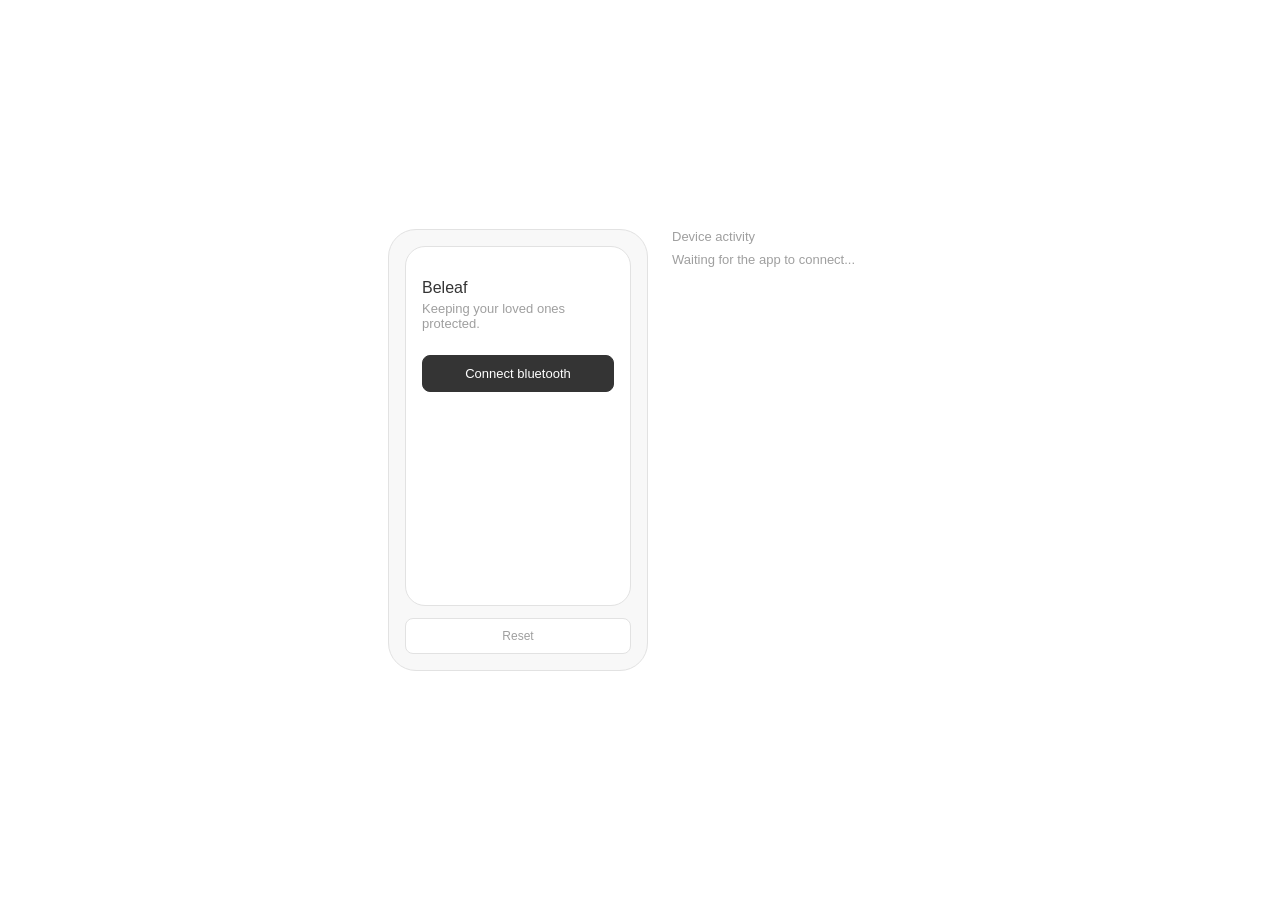
<file: assets/beleaf/app.html>
<html>
    <head>
        <style>
            html, body {
                margin: 0;
                padding: 0;
            }

            body {
                display: flex;
                justify-content: center;
                align-items: center;
            }

            :root {
                -webkit-font-smoothing: antialiased;
                -moz-osx-font-smoothing: grayscale;
            }

            * {
                box-sizing: border-box;
                -webkit-font-smoothing: inherit;
            }

            h1, h2, h3, h4, h5, h6, p, figure {
                margin: 0;
            }

            body, input, textarea, select, button {
                font-size: 12px;
                font-family: sans-serif;
            }
        </style>
    <style>
/* Cursor: gray dot (--text #656565 at 30% opacity) */
html,html *{cursor:url("data:image/svg+xml,%3Csvg xmlns=%27http://www.w3.org/2000/svg%27 width=%2712%27 height=%2712%27%3E%3Ccircle cx=%276%27 cy=%276%27 r=%276%27 fill=%27%23656565%27 fill-opacity=%27.3%27/%3E%3C/svg%3E") 6 6,auto !important}
/* while the mouse is pressed, the dot shrinks */
html:active,html *:active{cursor:url("data:image/svg+xml,%3Csvg xmlns=%27http://www.w3.org/2000/svg%27 width=%278%27 height=%278%27%3E%3Ccircle cx=%274%27 cy=%274%27 r=%274%27 fill=%27%23656565%27 fill-opacity=%27.3%27/%3E%3C/svg%3E") 4 4,auto !important}
</style>
<script src="../cursor.js"></script>
</head>
    <body>
        <style>
/* narrow embeds (tablet/phone): stack the phone above a shorter activity log, both centred */
@media (max-width: 520px) {
  body { padding: 0 16px; }
  #app-wrap { flex-direction: column; align-items: center; gap: 16px; width: 100%; }
  #app-phone { width: 100% !important; max-width: 300px; }
  #app-log-col { flex: none !important; width: 100%; max-width: 300px; min-width: 0 !important; }
  #log { height: 160px !important; }
}
#contact-input:focus { border-color:#023020; outline:none; box-shadow:0 0 0 2px #023020; }
</style>
<div id="app-wrap" style="font-family:-apple-system,BlinkMacSystemFont,'Segoe UI',sans-serif;max-width:700px;margin:0 auto;display:flex;gap:24px;flex-wrap:wrap;align-items:flex-start;">

<div id="app-phone" style="width:260px;background:#F8F8F8;border-radius:28px;padding:16px;border:1px solid #E2E2E2;">
  <div style="background:#FFFFFF;border-radius:20px;padding:20px 16px;min-height:360px;display:flex;flex-direction:column;border:1px solid #E2E2E2;">
    <div id="screen-disconnected">
      <p style="font-weight:500;font-size:16px;margin:12px 0 4px;color:#343434;">Beleaf</p>
      <p style="font-size:13px;color:#9f9f9f;margin:0 0 24px;">Keeping your loved ones protected.</p>
      <button id="connect-btn" style="width:100%;padding:10px;border-radius:8px;border:1px solid #343434;background:#343434;color:#FFFFFF;font-size:13px;font-weight:500;cursor:pointer;">Connect bluetooth</button>
    </div>
    <div id="screen-connected" style="display:none;">
      <p style="font-weight:500;font-size:16px;margin:8px 0 16px;color:#343434;">Hello, Caspar</p>
      <label style="font-size:12px;color:#9f9f9f;">Emergency contact number</label>
      <input id="contact-input" type="tel" placeholder="(555) 123-4567" style="width:100%;margin:6px 0 8px;padding:8px 10px;border-radius:8px;border:1px solid #E2E2E2;font-size:13px;box-sizing:border-box;">
      <p id="contact-error" style="font-size:12px;color:#e24b4a;display:none;margin:0 0 8px;">Enter a contact number first</p>
      <button id="save-contact-btn" style="width:100%;margin-bottom:20px;padding:10px;border-radius:8px;border:1px solid #343434;background:#343434;color:#FFFFFF;font-size:13px;font-weight:500;cursor:pointer;">Save contact</button>      <div style="display:flex;gap:10px;">
        <button id="on-btn" style="flex:1;padding:10px;border-radius:8px;border:1px solid #E2E2E2;background:#FFFFFF;color:#343434;font-size:13px;font-weight:500;cursor:pointer;">On</button>
        <button id="off-btn" style="flex:1;padding:10px;border-radius:8px;border:1px solid #343434;background:#343434;color:#FFFFFF;font-size:13px;font-weight:500;cursor:pointer;">Off</button>
      </div>
    </div>
  </div>
  <button id="reset-btn" style="width:100%;margin-top:12px;padding:10px;border-radius:8px;border:1px solid #E2E2E2;background:#FFFFFF;color:#9f9f9f;font-size:12px;cursor:pointer;">Reset</button>
</div>

<div id="app-log-col" style="flex:1;min-width:220px;">
  <p style="font-size:13px;color:#9f9f9f;margin:0 0 8px;">Device activity</p>
  <div id="log" style="display:flex;flex-direction:column;gap:6px;height:392px;overflow-y:auto;padding-right:4px;">
    <p style="font-size:13px;color:#9f9f9f;">Waiting for the app to connect...</p>
  </div>
</div>

</div>

<script>
var contact = "";
var onBtn = document.getElementById('on-btn');
var offBtn = document.getElementById('off-btn');

var activeOnStyle = { background: '#fcebeb', border: '#e24b4a', color: '#791f1f' };
var activeOffStyle = { background: '#343434', border: '#343434', color: '#FFFFFF' };
var inactiveStyle = { background: '#FFFFFF', border: '#E2E2E2', color: '#343434' };

function applyStyle(btn, s){
  btn.style.background = s.background;
  btn.style.borderColor = s.border;
  btn.style.color = s.color;
}
function setToggle(active){
  if(active === 'on'){
    applyStyle(onBtn, activeOnStyle);
    applyStyle(offBtn, inactiveStyle);
  } else {
    applyStyle(offBtn, activeOffStyle);
    applyStyle(onBtn, inactiveStyle);
  }
}

function addLog(text, tone){
  var log = document.getElementById('log');
  if(log.children.length === 1 && log.children[0].textContent.indexOf('Waiting') === 0){
    log.innerHTML = '';
  }
  var row = document.createElement('div');
  row.style.fontSize = '13px';
  row.style.padding = '6px 10px';
  row.style.borderRadius = '8px';
  if(tone === 'danger'){
    row.style.background = '#fcebeb';
    row.style.color = '#791f1f';
  } else if(tone === 'success'){
    row.style.background = '#eaf3de';
    row.style.color = '#27500a';
  } else {
    row.style.background = '#F8F8F8';
    row.style.color = '#343434';
  }
  row.textContent = text;
  log.appendChild(row);
  log.scrollTop = log.scrollHeight;
}

document.getElementById('connect-btn').addEventListener('click', function(){
  document.getElementById('screen-disconnected').style.display = 'none';
  document.getElementById('screen-connected').style.display = 'block';
  setToggle('off');
  addLog('Connected to bluetooth');
});
document.getElementById('save-contact-btn').addEventListener('click', function(){
  var btn = this;
  var input = document.getElementById('contact-input');
  var err = document.getElementById('contact-error');

  if(btn.dataset.state === 'saved'){
    input.readOnly = false;
    input.focus();
    btn.dataset.state = 'unsaved';
    btn.textContent = 'Save contact';
    btn.style.background = '#343434';
    btn.style.borderColor = '#343434';
    btn.style.color = '#FFFFFF';
    return;
  }

  if(!input.value.trim()){
    err.style.display = 'block';
    return;
  }
  err.style.display = 'none';
  contact = input.value.trim();
  addLog('Emergency contact saved: ' + contact, 'success');

  input.readOnly = true;
  btn.style.pointerEvents = 'none';
  btn.textContent = 'Contact saved';
  btn.style.background = '#eaf3de';
  btn.style.borderColor = '#639922';
  btn.style.color = '#27500a';

  setTimeout(function(){
    btn.dataset.state = 'saved';
    btn.style.pointerEvents = 'auto';
    btn.textContent = 'Edit contact';
    btn.style.background = '#FFFFFF';
    btn.style.borderColor = '#E2E2E2';
    btn.style.color = '#343434';
  }, 1200);
});
onBtn.addEventListener('click', function(){
  setToggle('on');
  addLog("Sent '1' to Arduino over bluetooth");
  setTimeout(function(){ addLog('Buzzer sounds'); }, 500);
  setTimeout(function(){
    addLog('Emergency alert sent to ' + (contact || 'contact'), 'danger');
  }, 1000);
});
offBtn.addEventListener('click', function(){
  setToggle('off');
  addLog("Sent '0' to Arduino over bluetooth");
  setTimeout(function(){ addLog('No tone', 'success'); }, 500);
});
document.getElementById('reset-btn').addEventListener('click', function(){
  document.getElementById('screen-connected').style.display = 'none';
  document.getElementById('screen-disconnected').style.display = 'block';
  var input = document.getElementById('contact-input');
  input.value = '';
  input.readOnly = false;
  document.getElementById('contact-error').style.display = 'none';
  var saveBtn = document.getElementById('save-contact-btn');
  saveBtn.dataset.state = 'unsaved';
  saveBtn.style.pointerEvents = 'auto';
  saveBtn.textContent = 'Save contact';
  saveBtn.style.background = '#343434';
  saveBtn.style.borderColor = '#343434';
  saveBtn.style.color = '#FFFFFF';
  contact = "";
  setToggle('off');
  var log = document.getElementById('log');
  log.innerHTML = '<p style="font-size:13px;color:#9f9f9f;">Waiting for the app to connect...</p>';
});
</script>
        <script type="module">
            let height = 0

            function sendEmbedHeight() {
                window.parent.postMessage({
                    embedHeight: height
                }, "*")
            }

            const observer = new ResizeObserver((entries) => {
                if (entries.length !== 1) return
                const entry = entries[0]
                if (entry.target !== document.body) return

                height = entry.contentRect.height
                sendEmbedHeight()
            })

            observer.observe(document.body)

            window.addEventListener("message", (event) => {
                if (event.source !== window.parent) return
                if (event.data !== "getEmbedHeight") return
                sendEmbedHeight()
            })
        </script>
    <body>
</html>
</file>
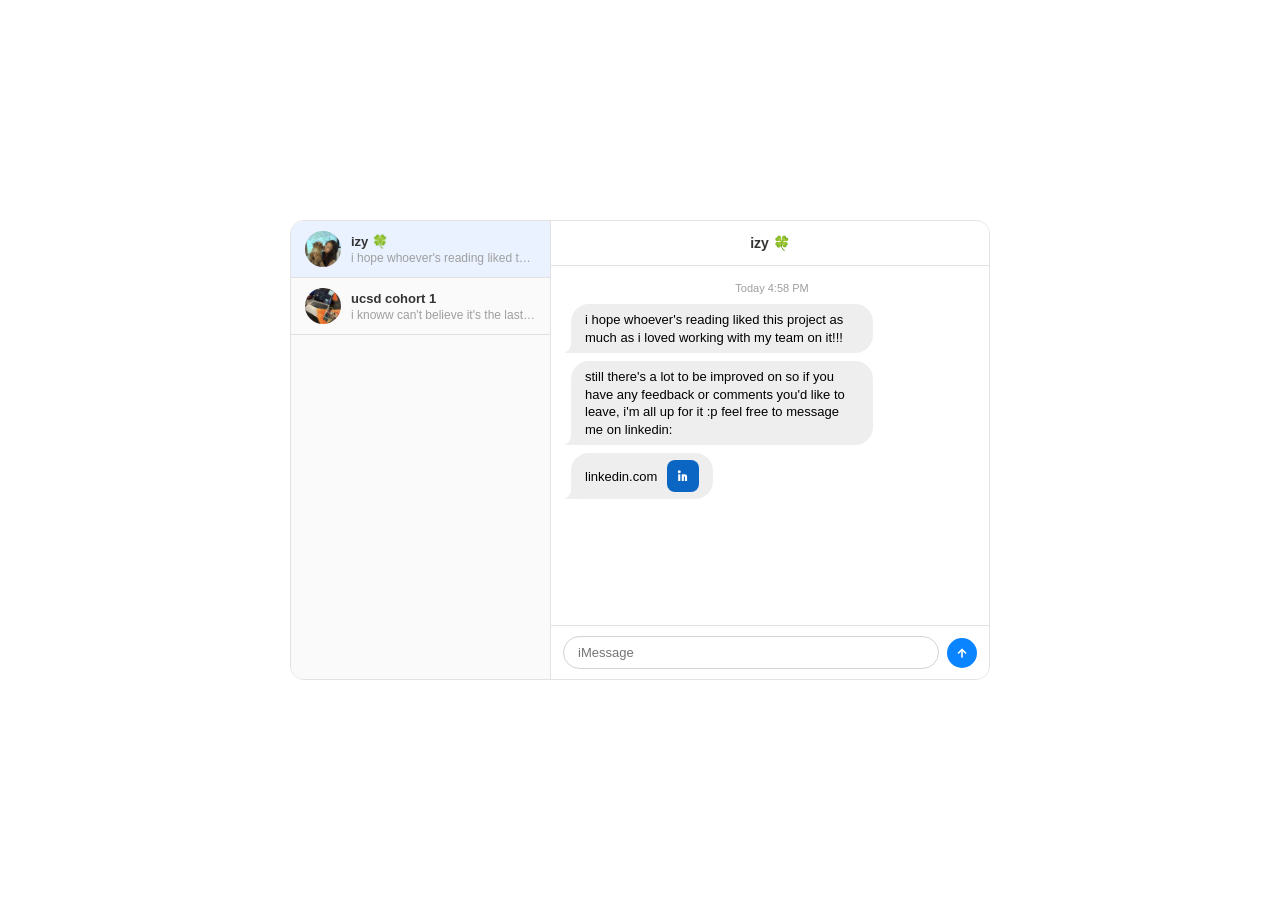
<file: assets/beleaf/imessage.html>
<html>
    <head>
        <style>
            html, body {
                margin: 0;
                padding: 0;
            }

            body {
                display: flex;
                justify-content: center;
                align-items: center;
            }

            :root {
                -webkit-font-smoothing: antialiased;
                -moz-osx-font-smoothing: grayscale;
            }

            * {
                box-sizing: border-box;
                -webkit-font-smoothing: inherit;
            }

            h1, h2, h3, h4, h5, h6, p, figure {
                margin: 0;
            }

            body, input, textarea, select, button {
                font-size: 12px;
                font-family: sans-serif;
            }
        </style>
    <style>
/* Cursor: gray dot (--text #656565 at 30% opacity) */
html,html *{cursor:url("data:image/svg+xml,%3Csvg xmlns=%27http://www.w3.org/2000/svg%27 width=%2712%27 height=%2712%27%3E%3Ccircle cx=%276%27 cy=%276%27 r=%276%27 fill=%27%23656565%27 fill-opacity=%27.3%27/%3E%3C/svg%3E") 6 6,auto !important}
/* while the mouse is pressed, the dot shrinks */
html:active,html *:active{cursor:url("data:image/svg+xml,%3Csvg xmlns=%27http://www.w3.org/2000/svg%27 width=%278%27 height=%278%27%3E%3Ccircle cx=%274%27 cy=%274%27 r=%274%27 fill=%27%23656565%27 fill-opacity=%27.3%27/%3E%3C/svg%3E") 4 4,auto !important}
</style>
<script src="../cursor.js"></script>
</head>
    <body>
        <style>
.bubble { position:relative; max-width:75%; padding:7px 14px; font-size:13px; line-height:1.35; margin-bottom:8px; }
.bubble-me { align-self:flex-end; background:#0B84FF; color:#FFFFFF; border-radius:18px 18px 4px 18px; }
.bubble-me::before { content:""; position:absolute; z-index:0; bottom:0; right:-6px; height:18px; width:18px; background:#0B84FF; border-bottom-left-radius:13px; }
.bubble-me::after { content:""; position:absolute; z-index:1; bottom:0; right:-9px; width:9px; height:18px; background:#FFFFFF; border-bottom-left-radius:9px; }
.bubble-them { align-self:flex-start; background:#EEEEEE; color:#000000; border-radius:18px 18px 18px 4px; }
.bubble-them::before { content:""; position:absolute; z-index:0; bottom:0; left:-6px; height:18px; width:18px; background:#EEEEEE; border-bottom-right-radius:13px; }
.bubble-them::after { content:""; position:absolute; z-index:1; bottom:0; left:-9px; width:9px; height:18px; background:#FFFFFF; border-bottom-right-radius:9px; }

.chat-row { display:flex; gap:10px; align-items:center; padding:10px 14px; cursor:pointer; border-bottom:1px solid #E2E2E2; }
.chat-row:hover { background:#F2F2F2; }
.chat-row.active { background:#EAF2FF; }
.avatar { width:36px; height:36px; border-radius:50%; background:#E2E2E2; color:#343434; display:flex; align-items:center; justify-content:center; font-size:15px; font-weight:600; flex-shrink:0; }
</style>

<div style="font-family:'SF Pro Display','SF Pro Text',-apple-system,BlinkMacSystemFont,'Helvetica Neue',Arial,sans-serif;width:700px;height:460px;background:#FFFFFF;border:1px solid #E2E2E2;border-radius:14px;overflow:hidden;display:flex;">

  <!-- Sidebar -->
  <div style="width:260px;border-right:1px solid #E2E2E2;background:#FAFAFA;overflow-y:auto;">
    <div id="chat-list"></div>
  </div>

  <!-- Conversation pane -->
  <div style="flex:1;display:flex;flex-direction:column;background:#FFFFFF;">
    <div style="padding:14px 16px;border-bottom:1px solid #E2E2E2;text-align:center;">
      <p id="chat-title" style="margin:0;font-size:14px;font-weight:600;color:#343434;"></p>
    </div>
    <div id="messages" style="flex:1;overflow-y:auto;padding:16px 16px 16px 20px;display:flex;flex-direction:column;"></div>
    <div style="padding:10px 12px;border-top:1px solid #E2E2E2;display:flex;gap:8px;align-items:center;">
      <input id="message-input" type="text" placeholder="iMessage" style="flex:1;padding:8px 14px;border-radius:100px;border:1px solid #D1D1D6;background:#FFFFFF;font-size:13px;box-sizing:border-box;outline:none;">
      <button id="send-btn" aria-label="Send" style="width:30px;height:30px;border-radius:50%;border:none;background:#0B84FF;color:#FFFFFF;cursor:pointer;display:flex;align-items:center;justify-content:center;flex-shrink:0;">
        <svg width="14" height="14" viewBox="0 0 24 24" fill="none" stroke="#FFFFFF" stroke-width="2.75" stroke-linecap="round" stroke-linejoin="round"><path d="M12 19V6"/><path d="M6 12l6-6 6 6"/></svg>
      </button>
    </div>
  </div>

</div>

<script>
var chats = [
  {
    id: 1,
    name: "izy 🍀",
    initials: "🍀",
    photo: "[data-uri]",
    preview: "i hope whoever's reading liked this project as much as i loved working with my team on it!!!",
    messages: [
      { text: "i hope whoever's reading liked this project as much as i loved working with my team on it!!!", sender: "them" },
      { text: "still there's a lot to be improved on so if you have any feedback or comments you'd like to leave, i'm all up for it :p feel free to message me on linkedin:", sender: "them" },
      { type: "link", label: "linkedin.com", url: "https://www.linkedin.com/in/izabellachan/", sender: "them" }
    ]
  },
  {
    id: 4,
    name: "ucsd cohort 1",
    initialTimestamp: "8:39 PM",
    initials: "C1",
    photo: "[data-uri]",
    preview: "i knoww can't believe it's the last day alr bruh",
    messages: [
      { text: "bro im dead angela with the dorito pillows", sender: "them" },
      { type: "imagestack", images: ["[data-uri]", "[data-uri]"], sender: "them" },
      { type: "image", image: "[data-uri]", sender: "them" },
      { text: "guys im sad that we won't see each other anymore", sender: "them" },
      { text: "i knoww can't believe it's the last day alr bruh", sender: "them" }
    ]
  }
];

var activeChatId = chats[0].id;
var chatListEl = document.getElementById('chat-list');
var messagesEl = document.getElementById('messages');
var chatTitleEl = document.getElementById('chat-title');

function renderChatList(){
  chatListEl.innerHTML = '';
  chats.forEach(function(chat){
    var row = document.createElement('div');
    row.className = 'chat-row' + (chat.id === activeChatId ? ' active' : '');
    row.innerHTML =
      (chat.photo
        ? '<img class="avatar" src="' + chat.photo + '" style="object-fit:cover;">'
        : '<div class="avatar">' + chat.initials + '</div>') +
      '<div style="min-width:0;">' +
        '<p style="margin:0;font-size:13px;font-weight:600;color:#343434;white-space:nowrap;overflow:hidden;text-overflow:ellipsis;">' + chat.name + '</p>' +
        '<p style="margin:2px 0 0;font-size:12px;color:#9f9f9f;white-space:nowrap;overflow:hidden;text-overflow:ellipsis;">' + chat.preview + '</p>' +
      '</div>';
    row.addEventListener('click', function(){
      activeChatId = chat.id;
      renderChatList();
      renderMessages();
    });
    chatListEl.appendChild(row);
  });
}

function renderMessages(){
  var chat = chats.find(function(c){ return c.id === activeChatId; });
  chatTitleEl.textContent = chat.name;
  messagesEl.innerHTML = '';

  var timestamp = document.createElement('p');
  timestamp.style.cssText = 'text-align:center;font-size:11px;color:#9f9f9f;margin:0 0 10px;';
  timestamp.textContent = chat.initialTimestamp
    ? 'Today ' + chat.initialTimestamp
    : 'Today ' + new Date().toLocaleTimeString([], { hour: 'numeric', minute: '2-digit' });
  messagesEl.appendChild(timestamp);

  chat.messages.forEach(function(m){
    if(m.type === 'timestamp'){
      var ts = document.createElement('p');
      ts.style.cssText = 'text-align:center;font-size:11px;color:#9f9f9f;margin:10px 0;';
      ts.textContent = 'Today ' + m.text;
      messagesEl.appendChild(ts);
      return;
    }
    var bubble = document.createElement('div');
    bubble.className = 'bubble ' + (m.sender === 'me' ? 'bubble-me' : 'bubble-them');
    if(m.type === 'image'){
      bubble.className = 'bubble';
      bubble.style.background = 'transparent';
      bubble.style.padding = '0';
      bubble.innerHTML = '<img src="' + m.image + '" style="width:128px;border-radius:12px;display:block;">';
    } else if(m.type === 'imagestack'){
      bubble.style.background = 'transparent';
      bubble.style.padding = '0';
      bubble.className = 'bubble';
      bubble.style.display = 'flex';
      bubble.style.alignItems = 'flex-end';
      bubble.style.margin = '10px 0 16px 0';
      bubble.innerHTML =
        '<img src="' + m.images[1] + '" style="position:relative;z-index:1;width:110px;height:130px;object-fit:cover;border-radius:10px;transform:rotate(4deg);">' +
        '<img src="' + m.images[0] + '" style="position:relative;z-index:2;width:110px;height:130px;object-fit:cover;border-radius:10px;transform:rotate(-6deg);margin-left:-85px;">';
    } else if(m.type === 'link'){
      bubble.style.cursor = 'pointer';
      bubble.style.display = 'flex';
      bubble.style.alignItems = 'center';
      bubble.style.gap = '10px';
      bubble.innerHTML =
        '<span>' + m.label + '</span>' +
        '<span style="width:32px;height:32px;background:#0A66C2;border-radius:8px;display:flex;align-items:center;justify-content:center;flex-shrink:0;">' +
          '<svg width="20" height="20" viewBox="0 0 24 24" fill="none">' +
            '<circle cx="7.5" cy="7" r="1.8" fill="#FFFFFF"/>' +
            '<rect x="6.2" y="10" width="2.6" height="8" rx="0.4" fill="#FFFFFF"/>' +
            '<rect x="10.5" y="10" width="2.6" height="8" rx="0.4" fill="#FFFFFF"/>' +
            '<path d="M11.6 12.6 Q11.6 10 14.2 10 Q16.9 10 16.9 12.9 L16.9 18 L14.3 18 L14.3 13.2 Q14.3 12.2 13.25 12.2 Q12.2 12.2 12.2 13.2" fill="#FFFFFF"/>' +
          '</svg>' +
        '</span>';
      bubble.addEventListener('click', function(){
        window.open(m.url, '_blank');
      });
    } else {
      bubble.textContent = m.text;
    }
    messagesEl.appendChild(bubble);
  });
  messagesEl.scrollTop = messagesEl.scrollHeight;
}

document.getElementById('send-btn').addEventListener('click', function(){
  var input = document.getElementById('message-input');
  var text = input.value.trim();
  if(!text) return;
  var chat = chats.find(function(c){ return c.id === activeChatId; });
  chat.messages.push({ text: text, sender: 'me' });
  chat.preview = text;
  input.value = '';
  renderMessages();
  renderChatList();
});
document.getElementById('message-input').addEventListener('keydown', function(e){
  if(e.key === 'Enter') document.getElementById('send-btn').click();
});

renderChatList();
renderMessages();
</script>
        <script type="module">
            let height = 0

            function sendEmbedHeight() {
                window.parent.postMessage({
                    embedHeight: height
                }, "*")
            }

            const observer = new ResizeObserver((entries) => {
                if (entries.length !== 1) return
                const entry = entries[0]
                if (entry.target !== document.body) return

                height = entry.contentRect.height
                sendEmbedHeight()
            })

            observer.observe(document.body)

            window.addEventListener("message", (event) => {
                if (event.source !== window.parent) return
                if (event.data !== "getEmbedHeight") return
                sendEmbedHeight()
            })
        </script>
    <body>
</html>
</file>
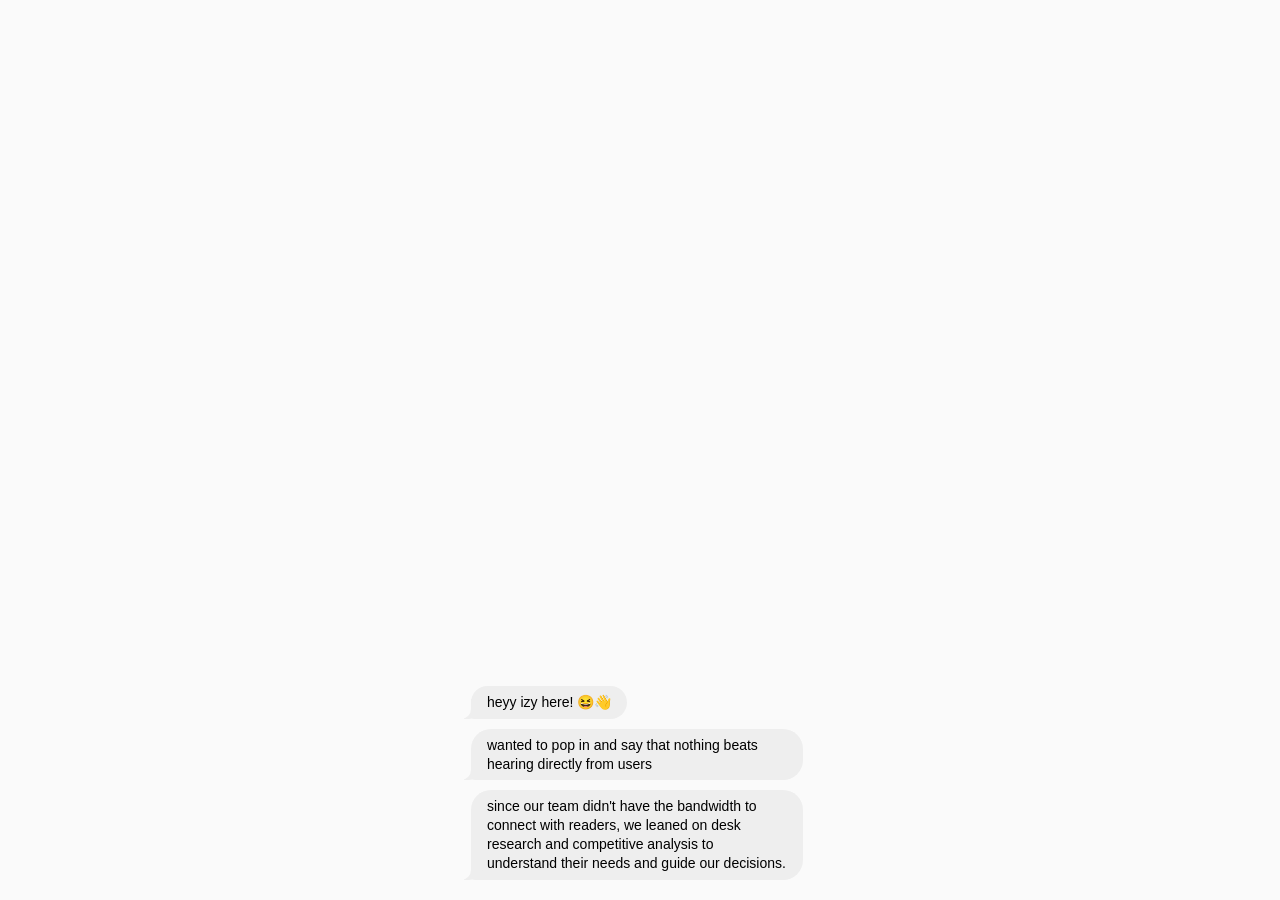
<file: assets/slowfactory/hypothesis-chat.html>
<!doctype html>
<html lang="en">
<head>
<meta charset="utf-8">
<meta name="viewport" content="width=device-width, initial-scale=1">
<title>izy chat</title>
<style>
html, body { margin: 0; padding: 0; background: #FAFAFA; }
/* same dot cursor as the rest of the site, smaller while pressed */
html,html *{cursor:url("data:image/svg+xml,%3Csvg xmlns=%27http://www.w3.org/2000/svg%27 width=%2712%27 height=%2712%27%3E%3Ccircle cx=%276%27 cy=%276%27 r=%276%27 fill=%27%23656565%27 fill-opacity=%27.3%27/%3E%3C/svg%3E") 6 6,auto !important}
html:active,html *:active{cursor:url("data:image/svg+xml,%3Csvg xmlns=%27http://www.w3.org/2000/svg%27 width=%278%27 height=%278%27%3E%3Ccircle cx=%274%27 cy=%274%27 r=%274%27 fill=%27%23656565%27 fill-opacity=%27.3%27/%3E%3C/svg%3E") 4 4,auto !important}
@keyframes fadeInUp { from { opacity:0; transform:translateY(8px); } to { opacity:1; transform:translateY(0); } }
.bubble { position:relative; max-width:300px; padding:7px 16px; font-size:14px; line-height:1.35; opacity:0; animation: fadeInUp 0.35s ease forwards; }
.bubble-them { align-self:flex-start; background:#EEEEEE; color:#000000; border-radius:20px 20px 20px 4px; }
.bubble-them::before { content:""; position:absolute; z-index:0; bottom:0; left:-7px; height:20px; width:20px; background:#EEEEEE; border-bottom-right-radius:15px; }
.bubble-them::after { content:""; position:absolute; z-index:1; bottom:0; left:-10px; width:10px; height:20px; background:#FAFAFA; border-bottom-right-radius:10px; }
</style>
<script src="../cursor.js"></script>
</head>
<body>
<div style="position:relative;height:100vh;">
<div style="position:absolute;bottom:0;left:50%;transform:translateX(-50%);font-family:'SF Pro Display','SF Pro Text',-apple-system,BlinkMacSystemFont,'Helvetica Neue',Arial,sans-serif;width:386px;max-width:100%;box-sizing:border-box;display:flex;flex-direction:column;gap:10px;padding:20px 20px 20px 24px;">
  <div class="bubble bubble-them" style="animation-delay:0s;">heyy izy here! 😆👋</div>
  <div class="bubble bubble-them" style="animation-delay:0.4s;">wanted to pop in and say that nothing beats hearing directly from users</div>
  <div class="bubble bubble-them" style="animation-delay:0.8s;">since our team didn't have the bandwidth to connect with readers, we leaned on desk research and competitive analysis to understand their needs and guide our decisions.</div>
</div>
</div>
</body>
</html>
</file>
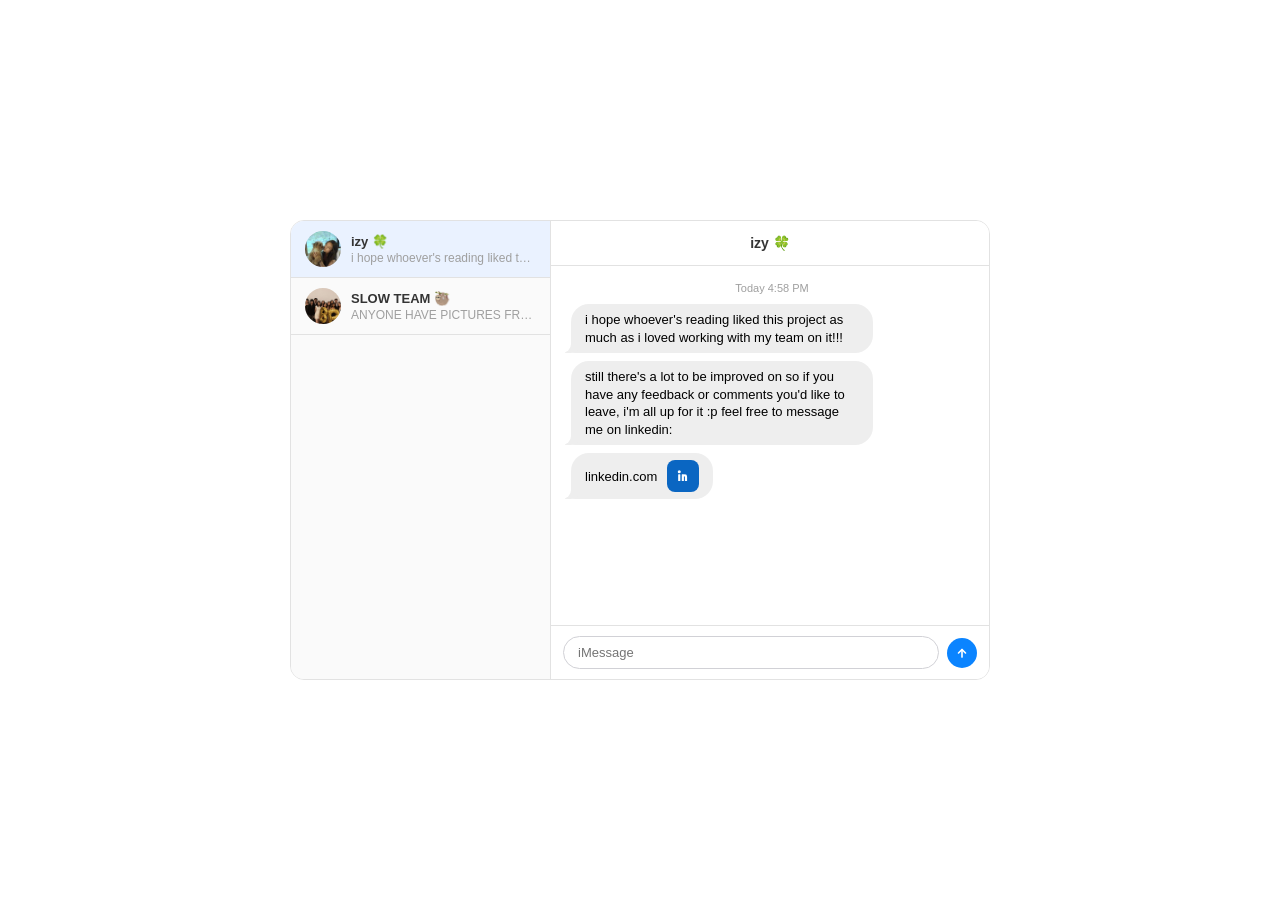
<file: assets/slowfactory/imessage.html>
<html>
    <head>
        <style>
            html, body {
                margin: 0;
                padding: 0;
            }

            body {
                display: flex;
                justify-content: center;
                align-items: center;
            }

            :root {
                -webkit-font-smoothing: antialiased;
                -moz-osx-font-smoothing: grayscale;
            }

            * {
                box-sizing: border-box;
                -webkit-font-smoothing: inherit;
            }

            h1, h2, h3, h4, h5, h6, p, figure {
                margin: 0;
            }

            body, input, textarea, select, button {
                font-size: 12px;
                font-family: sans-serif;
            }
        </style>
    <style>
/* Cursor: gray dot (--text #656565 at 30% opacity) */
html,html *{cursor:url("data:image/svg+xml,%3Csvg xmlns=%27http://www.w3.org/2000/svg%27 width=%2712%27 height=%2712%27%3E%3Ccircle cx=%276%27 cy=%276%27 r=%276%27 fill=%27%23656565%27 fill-opacity=%27.3%27/%3E%3C/svg%3E") 6 6,auto !important}
/* while the mouse is pressed, the dot shrinks */
html:active,html *:active{cursor:url("data:image/svg+xml,%3Csvg xmlns=%27http://www.w3.org/2000/svg%27 width=%278%27 height=%278%27%3E%3Ccircle cx=%274%27 cy=%274%27 r=%274%27 fill=%27%23656565%27 fill-opacity=%27.3%27/%3E%3C/svg%3E") 4 4,auto !important}
</style>
<script src="../cursor.js"></script>
</head>
    <body>
        <style>
.bubble { position:relative; max-width:75%; padding:7px 14px; font-size:13px; line-height:1.35; margin-bottom:8px; }
.bubble-me { align-self:flex-end; background:#0B84FF; color:#FFFFFF; border-radius:18px 18px 4px 18px; }
.bubble-me::before { content:""; position:absolute; z-index:0; bottom:0; right:-6px; height:18px; width:18px; background:#0B84FF; border-bottom-left-radius:13px; }
.bubble-me::after { content:""; position:absolute; z-index:1; bottom:0; right:-9px; width:9px; height:18px; background:#FFFFFF; border-bottom-left-radius:9px; }
.bubble-them { align-self:flex-start; background:#EEEEEE; color:#000000; border-radius:18px 18px 18px 4px; }
.bubble-them::before { content:""; position:absolute; z-index:0; bottom:0; left:-6px; height:18px; width:18px; background:#EEEEEE; border-bottom-right-radius:13px; }
.bubble-them::after { content:""; position:absolute; z-index:1; bottom:0; left:-9px; width:9px; height:18px; background:#FFFFFF; border-bottom-right-radius:9px; }

.chat-row { display:flex; gap:10px; align-items:center; padding:10px 14px; cursor:pointer; border-bottom:1px solid #E2E2E2; }
.chat-row:hover { background:#F2F2F2; }
.chat-row.active { background:#EAF2FF; }
.avatar { width:36px; height:36px; border-radius:50%; background:#E2E2E2; color:#343434; display:flex; align-items:center; justify-content:center; font-size:15px; font-weight:600; flex-shrink:0; }
</style>

<div style="font-family:'SF Pro Display','SF Pro Text',-apple-system,BlinkMacSystemFont,'Helvetica Neue',Arial,sans-serif;width:700px;height:460px;background:#FFFFFF;border:1px solid #E2E2E2;border-radius:14px;overflow:hidden;display:flex;">

  <!-- Sidebar -->
  <div style="width:260px;border-right:1px solid #E2E2E2;background:#FAFAFA;overflow-y:auto;">
    <div id="chat-list"></div>
  </div>

  <!-- Conversation pane -->
  <div style="flex:1;display:flex;flex-direction:column;background:#FFFFFF;">
    <div style="padding:14px 16px;border-bottom:1px solid #E2E2E2;text-align:center;">
      <p id="chat-title" style="margin:0;font-size:14px;font-weight:600;color:#343434;"></p>
    </div>
    <div id="messages" style="flex:1;overflow-y:auto;padding:16px 16px 16px 20px;display:flex;flex-direction:column;"></div>
    <div style="padding:10px 12px;border-top:1px solid #E2E2E2;display:flex;gap:8px;align-items:center;">
      <input id="message-input" type="text" placeholder="iMessage" style="flex:1;padding:8px 14px;border-radius:100px;border:1px solid #D1D1D6;background:#FFFFFF;font-size:13px;box-sizing:border-box;outline:none;">
      <button id="send-btn" aria-label="Send" style="width:30px;height:30px;border-radius:50%;border:none;background:#0B84FF;color:#FFFFFF;cursor:pointer;display:flex;align-items:center;justify-content:center;flex-shrink:0;">
        <svg width="14" height="14" viewBox="0 0 24 24" fill="none" stroke="#FFFFFF" stroke-width="2.75" stroke-linecap="round" stroke-linejoin="round"><path d="M12 19V6"/><path d="M6 12l6-6 6 6"/></svg>
      </button>
    </div>
  </div>

</div>

<script>
var chats = [
  {
    id: 1,
    name: "izy 🍀",
    initials: "🍀",
    photo: "[data-uri]",
    preview: "i hope whoever's reading liked this project as much as i loved working with my team on it!!!",
    messages: [
      { text: "i hope whoever's reading liked this project as much as i loved working with my team on it!!!", sender: "them" },
      { text: "still there's a lot to be improved on so if you have any feedback or comments you'd like to leave, i'm all up for it :p feel free to message me on linkedin:", sender: "them" },
      { type: "link", label: "linkedin.com", url: "https://www.linkedin.com/in/izabellachan/", sender: "them" }
    ]
  },
  {
    id: 4,
    name: "SLOW TEAM 🦥",
    initialTimestamp: "8:39 PM",
    initials: "ST",
    photo: "[data-uri]",
    preview: "ANYONE HAVE PICTURES FROM WORK SESH",
    messages: [
      { text: "ANYONE HAVE PICTURES FROM WORK SESH", sender: "them" },
      { type: "imagestack", images: ["[data-uri]", "[data-uri]"], sender: "them" },
      { type: "image", image: "[data-uri]", sender: "them" },
      { text: "broo edward's brownie was buss", sender: "them" },
      { text: "edward pls make it again", sender: "them" },
      { type: "timestamp", text: "11:53 PM" },
      { text: "oops i forgot to send thisss here's pic from photoshoot", sender: "them" },
      { type: "image", image: "[data-uri]", sender: "them" },
      { text: "tufff", sender: "them" },
    ]
  }
];

var activeChatId = chats[0].id;
var chatListEl = document.getElementById('chat-list');
var messagesEl = document.getElementById('messages');
var chatTitleEl = document.getElementById('chat-title');

function renderChatList(){
  chatListEl.innerHTML = '';
  chats.forEach(function(chat){
    var row = document.createElement('div');
    row.className = 'chat-row' + (chat.id === activeChatId ? ' active' : '');
    row.innerHTML =
      (chat.photo
        ? '<img class="avatar" src="' + chat.photo + '" style="object-fit:cover;">'
        : '<div class="avatar">' + chat.initials + '</div>') +
      '<div style="min-width:0;">' +
        '<p style="margin:0;font-size:13px;font-weight:600;color:#343434;white-space:nowrap;overflow:hidden;text-overflow:ellipsis;">' + chat.name + '</p>' +
        '<p style="margin:2px 0 0;font-size:12px;color:#9f9f9f;white-space:nowrap;overflow:hidden;text-overflow:ellipsis;">' + chat.preview + '</p>' +
      '</div>';
    row.addEventListener('click', function(){
      activeChatId = chat.id;
      renderChatList();
      renderMessages();
    });
    chatListEl.appendChild(row);
  });
}

function renderMessages(){
  var chat = chats.find(function(c){ return c.id === activeChatId; });
  chatTitleEl.textContent = chat.name;
  messagesEl.innerHTML = '';

  var timestamp = document.createElement('p');
  timestamp.style.cssText = 'text-align:center;font-size:11px;color:#9f9f9f;margin:0 0 10px;';
  timestamp.textContent = chat.initialTimestamp
    ? 'Today ' + chat.initialTimestamp
    : 'Today ' + new Date().toLocaleTimeString([], { hour: 'numeric', minute: '2-digit' });
  messagesEl.appendChild(timestamp);

  chat.messages.forEach(function(m){
    if(m.type === 'timestamp'){
      var ts = document.createElement('p');
      ts.style.cssText = 'text-align:center;font-size:11px;color:#9f9f9f;margin:10px 0;';
      ts.textContent = 'Today ' + m.text;
      messagesEl.appendChild(ts);
      return;
    }
    var bubble = document.createElement('div');
    bubble.className = 'bubble ' + (m.sender === 'me' ? 'bubble-me' : 'bubble-them');
    if(m.type === 'image'){
      bubble.className = 'bubble';
      bubble.style.background = 'transparent';
      bubble.style.padding = '0';
      bubble.innerHTML = '<img src="' + m.image + '" style="width:128px;border-radius:12px;display:block;">';
    } else if(m.type === 'imagestack'){
      bubble.style.background = 'transparent';
      bubble.style.padding = '0';
      bubble.className = 'bubble';
      bubble.style.display = 'flex';
      bubble.style.alignItems = 'flex-end';
      bubble.style.margin = '10px 0 16px 0';
      bubble.innerHTML =
        '<img src="' + m.images[1] + '" style="position:relative;z-index:1;width:110px;height:130px;object-fit:cover;border-radius:10px;transform:rotate(4deg);">' +
        '<img src="' + m.images[0] + '" style="position:relative;z-index:2;width:110px;height:130px;object-fit:cover;border-radius:10px;transform:rotate(-6deg);margin-left:-85px;">';
    } else if(m.type === 'link'){
      bubble.style.cursor = 'pointer';
      bubble.style.display = 'flex';
      bubble.style.alignItems = 'center';
      bubble.style.gap = '10px';
      bubble.innerHTML =
        '<span>' + m.label + '</span>' +
        '<span style="width:32px;height:32px;background:#0A66C2;border-radius:8px;display:flex;align-items:center;justify-content:center;flex-shrink:0;">' +
          '<svg width="20" height="20" viewBox="0 0 24 24" fill="none">' +
            '<circle cx="7.5" cy="7" r="1.8" fill="#FFFFFF"/>' +
            '<rect x="6.2" y="10" width="2.6" height="8" rx="0.4" fill="#FFFFFF"/>' +
            '<rect x="10.5" y="10" width="2.6" height="8" rx="0.4" fill="#FFFFFF"/>' +
            '<path d="M11.6 12.6 Q11.6 10 14.2 10 Q16.9 10 16.9 12.9 L16.9 18 L14.3 18 L14.3 13.2 Q14.3 12.2 13.25 12.2 Q12.2 12.2 12.2 13.2" fill="#FFFFFF"/>' +
          '</svg>' +
        '</span>';
      bubble.addEventListener('click', function(){
        window.open(m.url, '_blank');
      });
    } else {
      bubble.textContent = m.text;
    }
    messagesEl.appendChild(bubble);
  });
  messagesEl.scrollTop = messagesEl.scrollHeight;
}

document.getElementById('send-btn').addEventListener('click', function(){
  var input = document.getElementById('message-input');
  var text = input.value.trim();
  if(!text) return;
  var chat = chats.find(function(c){ return c.id === activeChatId; });
  chat.messages.push({ text: text, sender: 'me' });
  chat.preview = text;
  input.value = '';
  renderMessages();
  renderChatList();
});
document.getElementById('message-input').addEventListener('keydown', function(e){
  if(e.key === 'Enter') document.getElementById('send-btn').click();
});

renderChatList();
renderMessages();
</script>
        <script type="module">
            let height = 0

            function sendEmbedHeight() {
                window.parent.postMessage({
                    embedHeight: height
                }, "*")
            }

            const observer = new ResizeObserver((entries) => {
                if (entries.length !== 1) return
                const entry = entries[0]
                if (entry.target !== document.body) return

                height = entry.contentRect.height
                sendEmbedHeight()
            })

            observer.observe(document.body)

            window.addEventListener("message", (event) => {
                if (event.source !== window.parent) return
                if (event.data !== "getEmbedHeight") return
                sendEmbedHeight()
            })
        </script>
    <body>
</html>
</file>
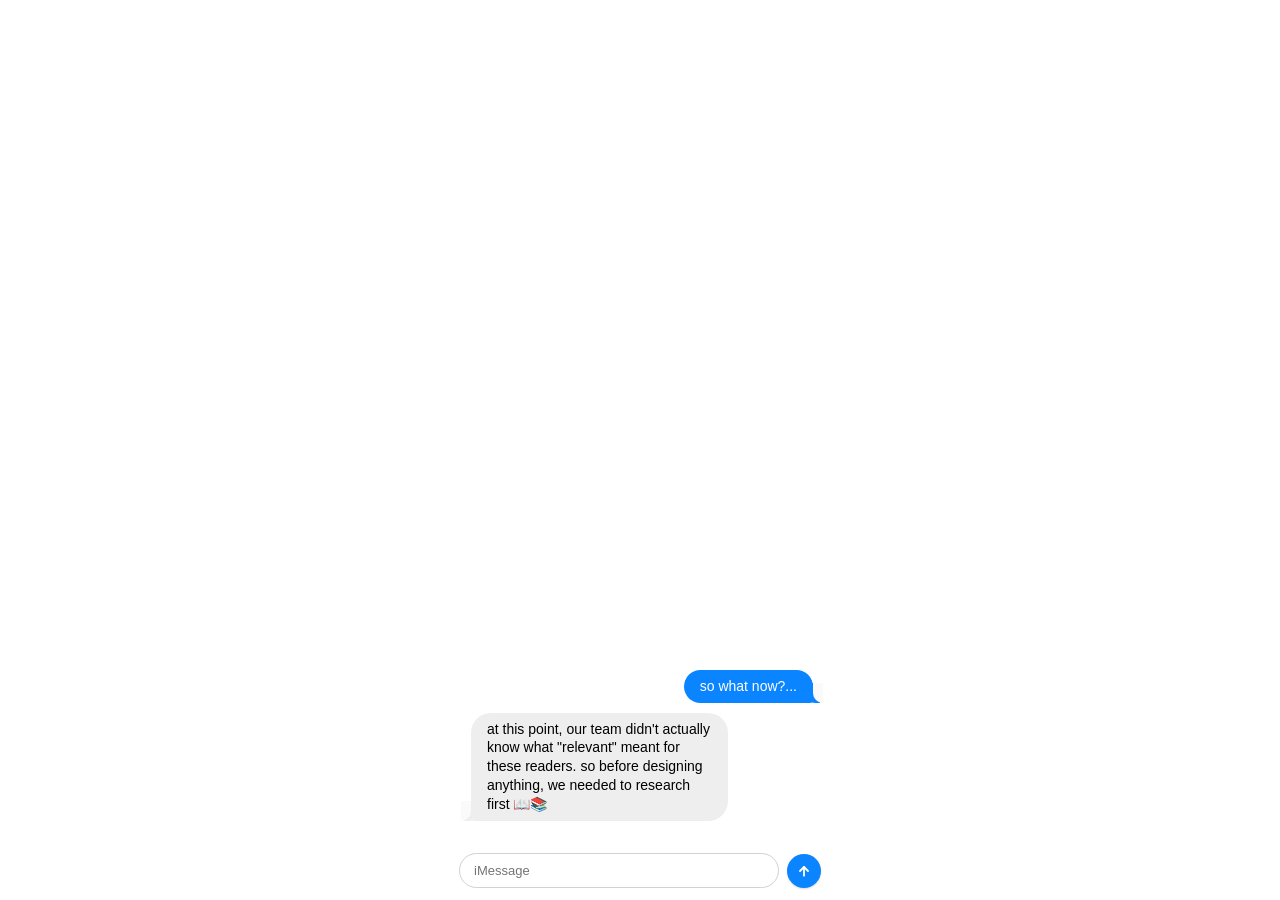
<file: assets/slowfactory/problem-embed.html>
<html>
    <head>
        <style>
            html, body {
                margin: 0;
                padding: 0;
            }

            body {
                display: flex;
                justify-content: center;
                align-items: center;
            }

            :root {
                -webkit-font-smoothing: antialiased;
                -moz-osx-font-smoothing: grayscale;
            }

            * {
                box-sizing: border-box;
                -webkit-font-smoothing: inherit;
            }

            h1, h2, h3, h4, h5, h6, p, figure {
                margin: 0;
            }

            body, input, textarea, select, button {
                font-size: 12px;
                font-family: sans-serif;
            }
        </style>
    <style>
/* Cursor: gray dot (--text #656565 at 30% opacity) */
html,html *{cursor:url("data:image/svg+xml,%3Csvg xmlns=%27http://www.w3.org/2000/svg%27 width=%2712%27 height=%2712%27%3E%3Ccircle cx=%276%27 cy=%276%27 r=%276%27 fill=%27%23656565%27 fill-opacity=%27.3%27/%3E%3C/svg%3E") 6 6,auto !important}
/* while the mouse is pressed, the dot shrinks */
html:active,html *:active{cursor:url("data:image/svg+xml,%3Csvg xmlns=%27http://www.w3.org/2000/svg%27 width=%278%27 height=%278%27%3E%3Ccircle cx=%274%27 cy=%274%27 r=%274%27 fill=%27%23656565%27 fill-opacity=%27.3%27/%3E%3C/svg%3E") 4 4,auto !important}
</style>
<script src="../cursor.js"></script>
</head>
    <body>
        <style>
@keyframes blink { 50% { opacity: 0; } }
.bubble { position:relative; max-width:75%; padding:7px 16px; font-size:14px; line-height:1.35; }
.bubble-me { align-self:flex-end; background:#0B84FF; color:#FFFFFF; border-radius:20px 20px 4px 20px; }
.bubble-me::before { content:""; position:absolute; z-index:0; bottom:0; right:-7px; height:20px; width:20px; background:#0B84FF; border-bottom-left-radius:15px; }
.bubble-me::after { content:""; position:absolute; z-index:1; bottom:0; right:-10px; width:10px; height:20px; background:#FAFAFA; border-bottom-left-radius:10px; }
.bubble-them { align-self:flex-start; background:#EEEEEE; color:#000000; border-radius:20px 20px 20px 4px; }
.bubble-them::before { content:""; position:absolute; z-index:0; bottom:0; left:-7px; height:20px; width:20px; background:#EEEEEE; border-bottom-right-radius:15px; }
.bubble-them::after { content:""; position:absolute; z-index:1; bottom:0; left:-10px; width:10px; height:20px; background:#FAFAFA; border-bottom-right-radius:10px; }
.cursor { display:inline-block; animation: blink 1s step-start infinite; }
#messages:empty { padding:0; }
</style>
<div style="position:relative;height:100vh;">
<div id="widget" style="position:absolute;bottom:0;left:50%;transform:translateX(-50%);font-family:'SF Pro Display','SF Pro Text',-apple-system,BlinkMacSystemFont,'Helvetica Neue',Arial,sans-serif;width:386px;display:flex;flex-direction:column;">

  <div id="messages" style="padding:20px 20px 20px 24px;display:flex;flex-direction:column;gap:10px;">
    <div class="bubble bubble-me">so what now?...</div>
    <div class="bubble bubble-them">at this point, our team didn't actually know what "relevant" meant for these readers. so before designing anything, we needed to research first 📖📚</div>
  </div>

  <div style="padding:12px;display:flex;gap:8px;align-items:center;">
    <input id="real-input" type="text" placeholder="iMessage" style="flex:1;padding:9px 14px;border-radius:100px;border:1px solid #D1D1D6;background:#FFFFFF;font-size:13px;box-sizing:border-box;outline:none;">
    <button id="send-btn" aria-label="Send" style="width:34px;height:34px;border-radius:50%;border:none;background:#0B84FF;color:#FFFFFF;cursor:pointer;display:flex;align-items:center;justify-content:center;flex-shrink:0;box-shadow:0 1px 2px rgba(0,0,0,0.15);">
      <svg width="16" height="16" viewBox="0 0 24 24" fill="none" stroke="#FFFFFF" stroke-width="2.75" stroke-linecap="round" stroke-linejoin="round"><path d="M12 19V6"/><path d="M6 12l6-6 6 6"/></svg>
    </button>
  </div>

</div>
</div>

<script>
var messagesEl = document.getElementById('messages');
var realInput = document.getElementById('real-input');
var sendBtn = document.getElementById('send-btn');

function addBubble(text, sender){
  var bubble = document.createElement('div');
  bubble.className = sender === 'me' ? 'bubble bubble-me' : 'bubble bubble-them';
  bubble.textContent = text;
  messagesEl.appendChild(bubble);
  messagesEl.scrollTop = messagesEl.scrollHeight;
  return bubble;
}

sendBtn.addEventListener('click', function(){
  var text = realInput.value.trim();
  if(!text) return;
  addBubble(text, 'me');
  realInput.value = '';
});

realInput.addEventListener('keydown', function(e){
  if(e.key === 'Enter') sendBtn.click();
});
</script>
        <script type="module">
            let height = 0

            function sendEmbedHeight() {
                window.parent.postMessage({
                    embedHeight: height
                }, "*")
            }

            const observer = new ResizeObserver((entries) => {
                if (entries.length !== 1) return
                const entry = entries[0]
                if (entry.target !== document.body) return

                height = entry.contentRect.height
                sendEmbedHeight()
            })

            observer.observe(document.body)

            window.addEventListener("message", (event) => {
                if (event.source !== window.parent) return
                if (event.data !== "getEmbedHeight") return
                sendEmbedHeight()
            })
        </script>
    <body>
</html>
</file>
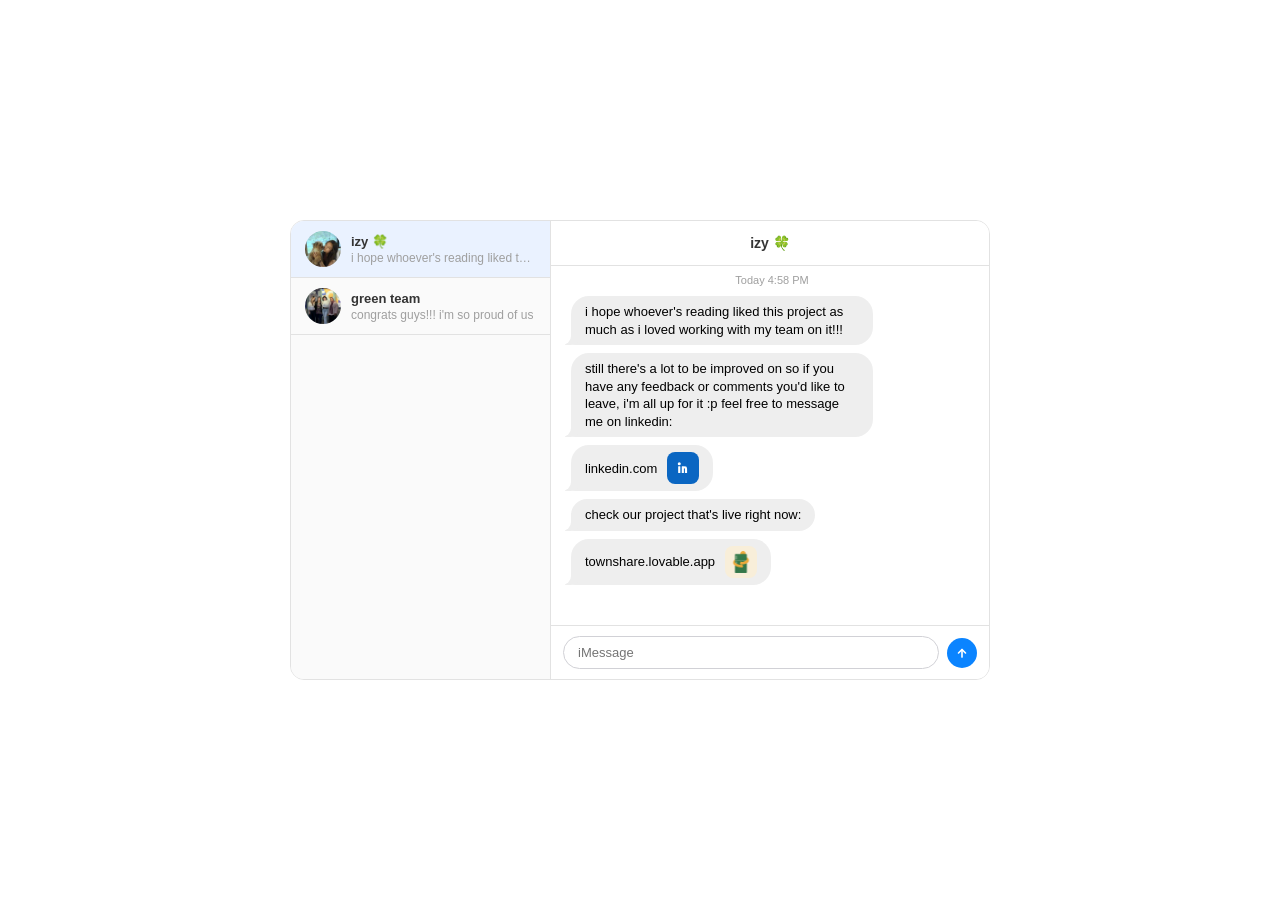
<file: assets/townshare/imessage.html>
<html>
    <head>
        <style>
            html, body {
                margin: 0;
                padding: 0;
            }

            body {
                display: flex;
                justify-content: center;
                align-items: center;
            }

            :root {
                -webkit-font-smoothing: antialiased;
                -moz-osx-font-smoothing: grayscale;
            }

            * {
                box-sizing: border-box;
                -webkit-font-smoothing: inherit;
            }

            h1, h2, h3, h4, h5, h6, p, figure {
                margin: 0;
            }

            body, input, textarea, select, button {
                font-size: 12px;
                font-family: sans-serif;
            }
        </style>
    <style>
/* Cursor: gray dot (--text #656565 at 30% opacity) */
html,html *{cursor:url("data:image/svg+xml,%3Csvg xmlns=%27http://www.w3.org/2000/svg%27 width=%2712%27 height=%2712%27%3E%3Ccircle cx=%276%27 cy=%276%27 r=%276%27 fill=%27%23656565%27 fill-opacity=%27.3%27/%3E%3C/svg%3E") 6 6,auto !important}
/* while the mouse is pressed, the dot shrinks */
html:active,html *:active{cursor:url("data:image/svg+xml,%3Csvg xmlns=%27http://www.w3.org/2000/svg%27 width=%278%27 height=%278%27%3E%3Ccircle cx=%274%27 cy=%274%27 r=%274%27 fill=%27%23656565%27 fill-opacity=%27.3%27/%3E%3C/svg%3E") 4 4,auto !important}
</style>
<script src="../cursor.js"></script>
</head>
    <body>
        <style>
.bubble { position:relative; max-width:75%; padding:7px 14px; font-size:13px; line-height:1.35; margin-bottom:8px; }
.bubble-me { align-self:flex-end; background:#0B84FF; color:#FFFFFF; border-radius:18px 18px 4px 18px; }
.bubble-me::before { content:""; position:absolute; z-index:0; bottom:0; right:-6px; height:18px; width:18px; background:#0B84FF; border-bottom-left-radius:13px; }
.bubble-me::after { content:""; position:absolute; z-index:1; bottom:0; right:-9px; width:9px; height:18px; background:#FFFFFF; border-bottom-left-radius:9px; }
.bubble-them { align-self:flex-start; background:#EEEEEE; color:#000000; border-radius:18px 18px 18px 4px; }
.bubble-them::before { content:""; position:absolute; z-index:0; bottom:0; left:-6px; height:18px; width:18px; background:#EEEEEE; border-bottom-right-radius:13px; }
.bubble-them::after { content:""; position:absolute; z-index:1; bottom:0; left:-9px; width:9px; height:18px; background:#FFFFFF; border-bottom-right-radius:9px; }

.chat-row { display:flex; gap:10px; align-items:center; padding:10px 14px; cursor:pointer; border-bottom:1px solid #E2E2E2; }
.chat-row:hover { background:#F2F2F2; }
.chat-row.active { background:#EAF2FF; }
.avatar { width:36px; height:36px; border-radius:50%; background:#E2E2E2; color:#343434; display:flex; align-items:center; justify-content:center; font-size:15px; font-weight:600; flex-shrink:0; }
</style>

<div style="font-family:'SF Pro Display','SF Pro Text',-apple-system,BlinkMacSystemFont,'Helvetica Neue',Arial,sans-serif;width:700px;height:460px;background:#FFFFFF;border:1px solid #E2E2E2;border-radius:14px;overflow:hidden;display:flex;">

  <!-- Sidebar -->
  <div style="width:260px;border-right:1px solid #E2E2E2;background:#FAFAFA;overflow-y:auto;">
    <div id="chat-list"></div>
  </div>

  <!-- Conversation pane -->
  <div style="flex:1;display:flex;flex-direction:column;background:#FFFFFF;">
    <div style="padding:14px 16px;border-bottom:1px solid #E2E2E2;text-align:center;">
      <p id="chat-title" style="margin:0;font-size:14px;font-weight:600;color:#343434;"></p>
    </div>
    <div id="messages" style="flex:1;overflow-y:auto;padding:8px 16px 8px 20px;display:flex;flex-direction:column;"></div>
    <div style="padding:10px 12px;border-top:1px solid #E2E2E2;display:flex;gap:8px;align-items:center;">
      <input id="message-input" type="text" placeholder="iMessage" style="flex:1;padding:8px 14px;border-radius:100px;border:1px solid #D1D1D6;background:#FFFFFF;font-size:13px;box-sizing:border-box;outline:none;">
      <button id="send-btn" aria-label="Send" style="width:30px;height:30px;border-radius:50%;border:none;background:#0B84FF;color:#FFFFFF;cursor:pointer;display:flex;align-items:center;justify-content:center;flex-shrink:0;">
        <svg width="14" height="14" viewBox="0 0 24 24" fill="none" stroke="#FFFFFF" stroke-width="2.75" stroke-linecap="round" stroke-linejoin="round"><path d="M12 19V6"/><path d="M6 12l6-6 6 6"/></svg>
      </button>
    </div>
  </div>

</div>

<script>
var chats = [
  {
    id: 1,
    name: "izy 🍀",
    initials: "🍀",
    photo: "[data-uri]",
    preview: "i hope whoever's reading liked this project as much as i loved working with my team on it!!!",
    messages: [
      { text: "i hope whoever's reading liked this project as much as i loved working with my team on it!!!", sender: "them" },
      { text: "still there's a lot to be improved on so if you have any feedback or comments you'd like to leave, i'm all up for it :p feel free to message me on linkedin:", sender: "them" },
      { type: "link", label: "linkedin.com", url: "https://www.linkedin.com/in/izabellachan/", sender: "them" },
      { text: "check our project that's live right now:", sender: "them" },
      { type: "link", label: "townshare.lovable.app", url: "https://townshare.lovable.app/", iconBg: "#F8EED9", icon: "[data-uri]", sender: "them" }
    ]
  },
  {
    id: 4,
    name: "green team",
    initialTimestamp: "8:39 PM",
    initials: "GT",
    photo: "[data-uri]",
    preview: "congrats guys!!! i'm so proud of us",
    messages: [
      { type: "image", image: "[data-uri]", sender: "them" },
      { type: "image", image: "[data-uri]", sender: "them" },
      { type: "image", image: "[data-uri]", sender: "them" },
      { type: "image", image: "[data-uri]", sender: "them" },
      { text: "congrats guys!!! i'm so proud of us", sender: "them" }
    ]
  }
];

var activeChatId = chats[0].id;
var chatListEl = document.getElementById('chat-list');
var messagesEl = document.getElementById('messages');
var chatTitleEl = document.getElementById('chat-title');

function renderChatList(){
  chatListEl.innerHTML = '';
  chats.forEach(function(chat){
    var row = document.createElement('div');
    row.className = 'chat-row' + (chat.id === activeChatId ? ' active' : '');
    row.innerHTML =
      (chat.photo
        ? '<img class="avatar" src="' + chat.photo + '" style="object-fit:cover;">'
        : '<div class="avatar">' + chat.initials + '</div>') +
      '<div style="min-width:0;">' +
        '<p style="margin:0;font-size:13px;font-weight:600;color:#343434;white-space:nowrap;overflow:hidden;text-overflow:ellipsis;">' + chat.name + '</p>' +
        '<p style="margin:2px 0 0;font-size:12px;color:#9f9f9f;white-space:nowrap;overflow:hidden;text-overflow:ellipsis;">' + chat.preview + '</p>' +
      '</div>';
    row.addEventListener('click', function(){
      activeChatId = chat.id;
      renderChatList();
      renderMessages();
    });
    chatListEl.appendChild(row);
  });
}

function renderMessages(){
  var chat = chats.find(function(c){ return c.id === activeChatId; });
  chatTitleEl.textContent = chat.name;
  messagesEl.innerHTML = '';

  var timestamp = document.createElement('p');
  timestamp.style.cssText = 'text-align:center;font-size:11px;color:#9f9f9f;margin:0 0 10px;';
  timestamp.textContent = chat.initialTimestamp
    ? 'Today ' + chat.initialTimestamp
    : 'Today ' + new Date().toLocaleTimeString([], { hour: 'numeric', minute: '2-digit' });
  messagesEl.appendChild(timestamp);

  chat.messages.forEach(function(m){
    if(m.type === 'timestamp'){
      var ts = document.createElement('p');
      ts.style.cssText = 'text-align:center;font-size:11px;color:#9f9f9f;margin:10px 0;';
      ts.textContent = 'Today ' + m.text;
      messagesEl.appendChild(ts);
      return;
    }
    var bubble = document.createElement('div');
    bubble.className = 'bubble ' + (m.sender === 'me' ? 'bubble-me' : 'bubble-them');
    if(m.type === 'image'){
      bubble.className = 'bubble';
      bubble.style.background = 'transparent';
      bubble.style.padding = '0';
      bubble.innerHTML = '<img src="' + m.image + '" style="width:180px;height:144px;object-fit:cover;border-radius:12px;display:block;">';
    } else if(m.type === 'imagestack'){
      bubble.style.background = 'transparent';
      bubble.style.padding = '0';
      bubble.className = 'bubble';
      bubble.style.display = 'flex';
      bubble.style.alignItems = 'flex-end';
      bubble.style.margin = '10px 0 16px 0';
      bubble.innerHTML =
        '<img src="' + m.images[1] + '" style="position:relative;z-index:1;width:110px;height:130px;object-fit:cover;border-radius:10px;transform:rotate(4deg);">' +
        '<img src="' + m.images[0] + '" style="position:relative;z-index:2;width:110px;height:130px;object-fit:cover;border-radius:10px;transform:rotate(-6deg);margin-left:-85px;">';
    } else if(m.type === 'link'){
      bubble.style.cursor = 'pointer';
      bubble.style.display = 'flex';
      bubble.style.alignItems = 'center';
      bubble.style.gap = '10px';
      var iconHtml;
      if(m.icon){
        iconHtml =
          '<span style="width:32px;height:32px;background:' + (m.iconBg || '#FFFFFF') + ';border-radius:8px;display:flex;align-items:center;justify-content:center;flex-shrink:0;">' +
            '<img src="' + m.icon + '" style="width:22px;height:22px;object-fit:contain;display:block;">' +
          '</span>';
      } else {
        iconHtml =
          '<span style="width:32px;height:32px;background:#0A66C2;border-radius:8px;display:flex;align-items:center;justify-content:center;flex-shrink:0;">' +
            '<svg width="20" height="20" viewBox="0 0 24 24" fill="none">' +
              '<circle cx="7.5" cy="7" r="1.8" fill="#FFFFFF"/>' +
              '<rect x="6.2" y="10" width="2.6" height="8" rx="0.4" fill="#FFFFFF"/>' +
              '<rect x="10.5" y="10" width="2.6" height="8" rx="0.4" fill="#FFFFFF"/>' +
              '<path d="M11.6 12.6 Q11.6 10 14.2 10 Q16.9 10 16.9 12.9 L16.9 18 L14.3 18 L14.3 13.2 Q14.3 12.2 13.25 12.2 Q12.2 12.2 12.2 13.2" fill="#FFFFFF"/>' +
            '</svg>' +
          '</span>';
      }
      bubble.innerHTML = '<span>' + m.label + '</span>' + iconHtml;
      bubble.addEventListener('click', function(){
        window.open(m.url, '_blank');
      });
    } else {
      bubble.textContent = m.text;
    }
    messagesEl.appendChild(bubble);
  });
  messagesEl.scrollTop = messagesEl.scrollHeight;
}

document.getElementById('send-btn').addEventListener('click', function(){
  var input = document.getElementById('message-input');
  var text = input.value.trim();
  if(!text) return;
  var chat = chats.find(function(c){ return c.id === activeChatId; });
  chat.messages.push({ text: text, sender: 'me' });
  chat.preview = text;
  input.value = '';
  renderMessages();
  renderChatList();
});
document.getElementById('message-input').addEventListener('keydown', function(e){
  if(e.key === 'Enter') document.getElementById('send-btn').click();
});

renderChatList();
renderMessages();
</script>
        <script type="module">
            let height = 0

            function sendEmbedHeight() {
                window.parent.postMessage({
                    embedHeight: height
                }, "*")
            }

            const observer = new ResizeObserver((entries) => {
                if (entries.length !== 1) return
                const entry = entries[0]
                if (entry.target !== document.body) return

                height = entry.contentRect.height
                sendEmbedHeight()
            })

            observer.observe(document.body)

            window.addEventListener("message", (event) => {
                if (event.source !== window.parent) return
                if (event.data !== "getEmbedHeight") return
                sendEmbedHeight()
            })
        </script>
    <body>
</html>
</file>
<file: assets/site.css>
/* Tokens from the Figma file (portfolio › homepage — izy) */
:root{
  --canvas:#fafafa;
  --surface:#ffffff;
  --surface-sunken:#f5f5f5;
  --surface-glass:rgba(247,247,247,0.32);
  --line:#e2e2e2;
  --text-strong:#262626;
  --text:#656565;
  --text-muted:#737373;
  --text-nav:#959595;
  --text-label:#a6a6a6;
  --accent-text:#276a9b;
  --space-1:4px;--space-2:8px;--space-3:12px;--space-4:16px;--space-6:24px;--space-8:32px;--space-12:48px;
  --radius-sm:8px;--radius-md:12px;
  --helvetica-neue:"Helvetica Neue",Helvetica,Arial,sans-serif;
  --helvetica:Helvetica,"Helvetica Neue",Arial,sans-serif;
  --sans:"Instrument Sans",sans-serif;
}
/* Cursor: gray dot (--text #656565 at 30% opacity) */
html,html *{cursor:url("data:image/svg+xml,%3Csvg xmlns=%27http://www.w3.org/2000/svg%27 width=%2712%27 height=%2712%27%3E%3Ccircle cx=%276%27 cy=%276%27 r=%276%27 fill=%27%23656565%27 fill-opacity=%27.3%27/%3E%3C/svg%3E") 6 6,auto !important}
/* while the mouse is pressed, the dot shrinks */
html:active,html *:active{cursor:url("data:image/svg+xml,%3Csvg xmlns=%27http://www.w3.org/2000/svg%27 width=%278%27 height=%278%27%3E%3Ccircle cx=%274%27 cy=%274%27 r=%274%27 fill=%27%23656565%27 fill-opacity=%27.3%27/%3E%3C/svg%3E") 4 4,auto !important}
/* Body text style: Instrument Sans, regular, 14px, line 1.5, #9f9f9f. Reuse for body copy. */
.body-text{font-family:var(--sans);font-weight:400;font-size:14px;line-height:1.5;color:#9f9f9f;letter-spacing:-0.03em}

*{box-sizing:border-box}
html,body{margin:0;background:var(--canvas)}
body{-webkit-font-smoothing:antialiased}
p{margin:0}
a{color:inherit;text-decoration:none}
a:focus-visible{outline:2px solid var(--accent-text);outline-offset:2px;border-radius:var(--radius-sm)}

.page{display:flex;align-items:flex-start;gap:var(--space-6);padding:20px;min-height:100vh}

/* Sidebar */
.side{position:sticky;top:20px;flex:none;width:185px;max-height:calc(100vh - 40px);overflow-y:auto;scrollbar-width:none;display:flex;flex-direction:column;align-items:flex-start;gap:var(--space-6)}
.side::-webkit-scrollbar{display:none}
.logo{display:flex;align-items:center;justify-content:center;width:29.205px;height:28.057px;margin:1.575px 0 -1.575px;position:relative}
.logo img{display:block;width:27.744px;height:26.524px;object-fit:cover;object-position:top;transform:rotate(-3.25deg)}
.side-body{display:flex;flex-direction:column;gap:var(--space-8);width:100%}
.intro{display:flex;flex-direction:column;gap:var(--space-2);width:100%}
.name{font-family:var(--helvetica-neue);font-weight:400;font-size:24px;line-height:normal;letter-spacing:-0.72px;color:var(--text-strong)}
.tagline{font-family:var(--helvetica);font-size:14px;line-height:normal;letter-spacing:-0.42px;color:var(--text-muted)}
.label{font-family:var(--sans);font-weight:400;font-size:11px;line-height:normal;letter-spacing:-0.03em;color:var(--text-label);white-space:nowrap}
.currently{display:flex;align-items:center;gap:var(--space-1);width:100%}
.currently .item{flex:1 0 0;min-width:0;gap:var(--space-3);color:var(--accent-text)}

.item{display:flex;align-items:center;gap:var(--space-2);padding:var(--space-2) var(--space-3);border-radius:var(--radius-sm);font-family:var(--helvetica-neue);font-size:14px;line-height:normal;letter-spacing:-0.42px;color:var(--text-nav);white-space:nowrap}
.ic{flex:none;display:flex;align-items:center;justify-content:center}
.ic img{display:block;flex:none}
.nav{position:relative;display:flex;flex-direction:column;gap:var(--space-2);width:100%}
.nav .item{position:relative;z-index:1;width:100%;transition:color .2s ease}
.nav .item.is-current{background:var(--surface);border:1px solid var(--line);color:var(--text-strong)}
.nav a.item:not(.is-current):hover{color:var(--text-strong)}
.nav .soon{cursor:default}
/* Hand-drawn nav icons: inline SVGs drawn with currentColor */
.nav .ic{color:#737373;transition:color .2s ease}
.nav .item[data-nav="work"]:not(.is-current) .ic{color:#959595}
.nav .item.is-current .ic{color:inherit}
.nav .ic svg{display:block;flex:none;overflow:visible}
.connect .ic{color:#737373}
.connect .ic svg{display:block;flex:none;overflow:visible}
.ic.drawing path{stroke-dasharray:1;animation:icon-draw .8s linear both}
@keyframes icon-draw{from{stroke-dashoffset:1}to{stroke-dashoffset:0}}
/* Sliding highlight (added by assets/site.js; without JS the current item keeps its own box) */
.nav.has-indicator .item.is-current{background:none;border-color:transparent}
.nav-indicator{position:absolute;left:0;right:0;top:0;z-index:0;background:var(--surface);border:1px solid var(--line);border-radius:var(--radius-sm);pointer-events:none}
.nav-indicator.moving{transition:transform .45s cubic-bezier(.22,1,.36,1)}
@media (prefers-reduced-motion: reduce){.nav-indicator.moving{transition:none}.ic.drawing path{animation:none}}

.connect{display:flex;flex-direction:column;gap:var(--space-3);width:100%}
.connect-list{display:flex;flex-direction:column;gap:var(--space-2);width:100%}
.connect-row{display:flex;align-items:center;gap:var(--space-2);width:100%;color:var(--text-nav);transition:color .2s ease}
.connect-row .item{flex:1 0 0;min-width:0;color:inherit}
a.connect-row:hover{color:var(--text-strong)}

/* Work panel */
.panel{flex:1 1 0;min-width:0;display:grid;grid-template-columns:repeat(auto-fit,minmax(min(380px,100%),1fr));column-gap:var(--space-4);row-gap:var(--space-12);align-items:start;padding:var(--space-6) var(--space-6) var(--space-12);background:var(--surface);border:1px solid var(--line);border-radius:var(--radius-md)}
.card{display:flex;flex-direction:column;align-items:center;gap:var(--space-8);width:100%}
.media{width:100%;aspect-ratio:484 / 336;overflow:hidden;background:var(--surface-sunken);border:1px solid var(--line);border-radius:var(--radius-md)}
.media video{display:block;width:100%;height:100%;object-fit:cover}
.card-text{display:flex;flex-direction:column;align-items:center;gap:var(--space-3);width:calc(100% - 36px)}
.pills{display:flex;flex-wrap:wrap;justify-content:center;gap:var(--space-3)}
.pill{display:flex;align-items:center;justify-content:center;padding:var(--space-2) var(--space-4);background:var(--surface-glass);border:1px solid var(--line);border-radius:var(--radius-sm);font-family:var(--sans);font-weight:400;font-size:12px;line-height:1.2;color:var(--text);white-space:nowrap;letter-spacing:-0.03em}
.titles{display:flex;flex-direction:column;gap:var(--space-2);width:100%;text-align:center;font-family:var(--helvetica)}
.title{font-size:18px;line-height:normal;letter-spacing:-0.36px;color:var(--text-strong)}
.meta{font-size:12px;line-height:normal;letter-spacing:-0.36px;color:var(--text-muted)}
a.card .title{transition:color .2s ease}
a.card:hover .title{color:#000}
a.card .media{transition:transform .3s ease}
a.card:hover .media{transform:scale(.96)}
@media (prefers-reduced-motion: reduce){a.card .media{transition:none}}

/* Smaller screens */
@media (max-width: 640px){
  .page{flex-direction:column;gap:var(--space-8);padding:16px}
  .side{position:static;width:100%;max-height:none;overflow:visible}
  .panel{padding:var(--space-4) var(--space-4) var(--space-8)}
  .card-text{width:100%}
  .pill{white-space:normal}
}

/* Opening animation (see assets/site.js). Only overlays move or fade; the page itself is never touched. */
html.opening body::before{content:"";position:fixed;inset:0;z-index:999;background:inherit;animation:intro-failsafe .4s 6s forwards}
@keyframes intro-failsafe{to{opacity:0;visibility:hidden}}
.intro-cover{position:fixed;inset:0;z-index:998;pointer-events:none}
.intro-patch{position:fixed;z-index:999;pointer-events:none}
.intro-clover{position:fixed;z-index:1000;pointer-events:none;transform-origin:50% 50%}
.intro-clover svg{position:absolute;inset:0;display:block;width:100%;height:100%}
.intro-clover svg path{stroke-dasharray:1;stroke-dashoffset:1}

/* Case study transition (assets/vt.js): the card's video flies to its tile in the case study (and back).
   While it flies, only the video it's replacing is hidden; the rest of the page, and the tile itself, stay. */
html[data-vt-hide="townshare"] [data-vt="townshare"] video,
html[data-vt-hide="beleaf"] [data-vt="beleaf"] video,
html[data-vt-hide="slowfactory"] [data-vt="slowfactory"] video{visibility:hidden}
html.vt-fade body > *{opacity:0}
html.vt-fading body > *{transition:opacity .75s ease}
.vt-fly{position:fixed;z-index:2147483647;margin:0;overflow:hidden;pointer-events:none;background:#F5F5F5 center/cover no-repeat}
.vt-fly video{display:block;width:100%;height:100%;object-fit:cover;opacity:0}
/* the same 1px stroke the cards and tiles have, drawn over the video the whole way */
.vt-fly::after{content:"";position:absolute;inset:0;border-radius:inherit;box-shadow:inset 0 0 0 1px #e4e4e4;pointer-events:none}
.vt-fly video.on{opacity:1}
</file>
